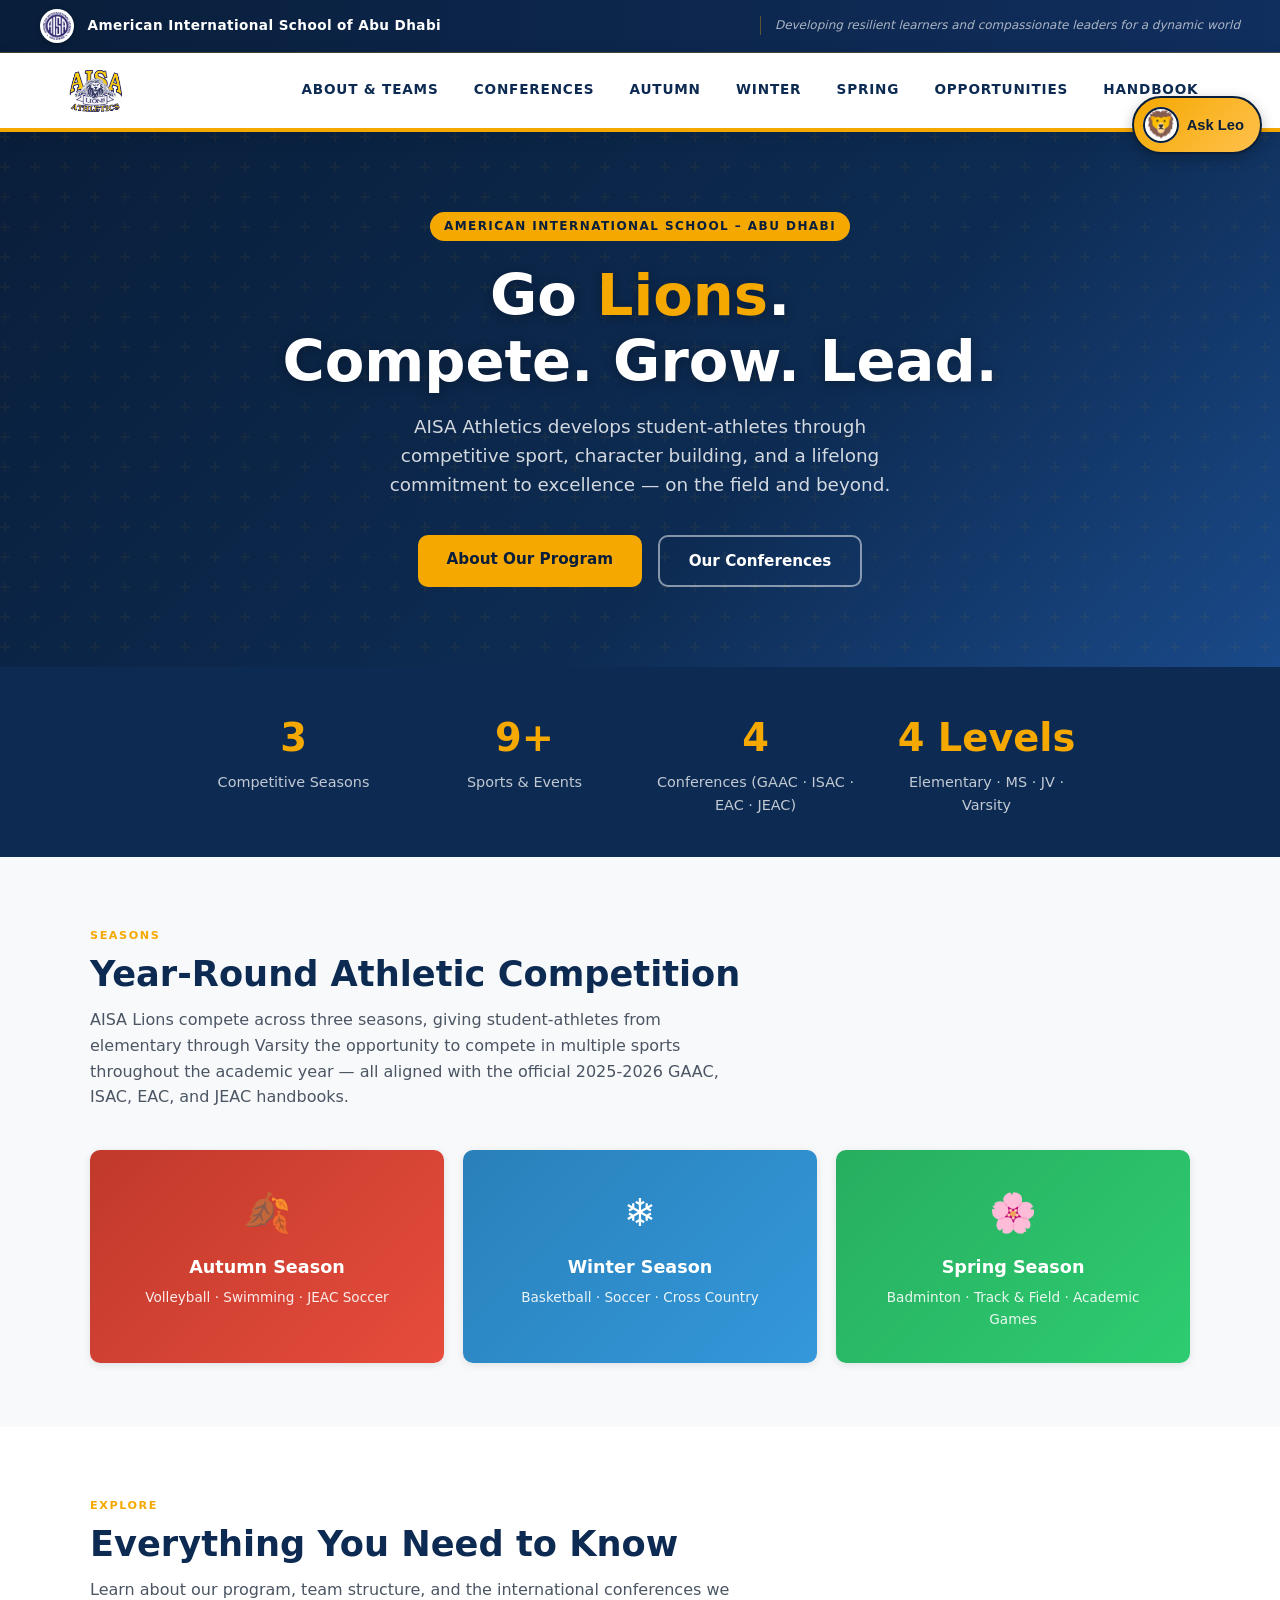
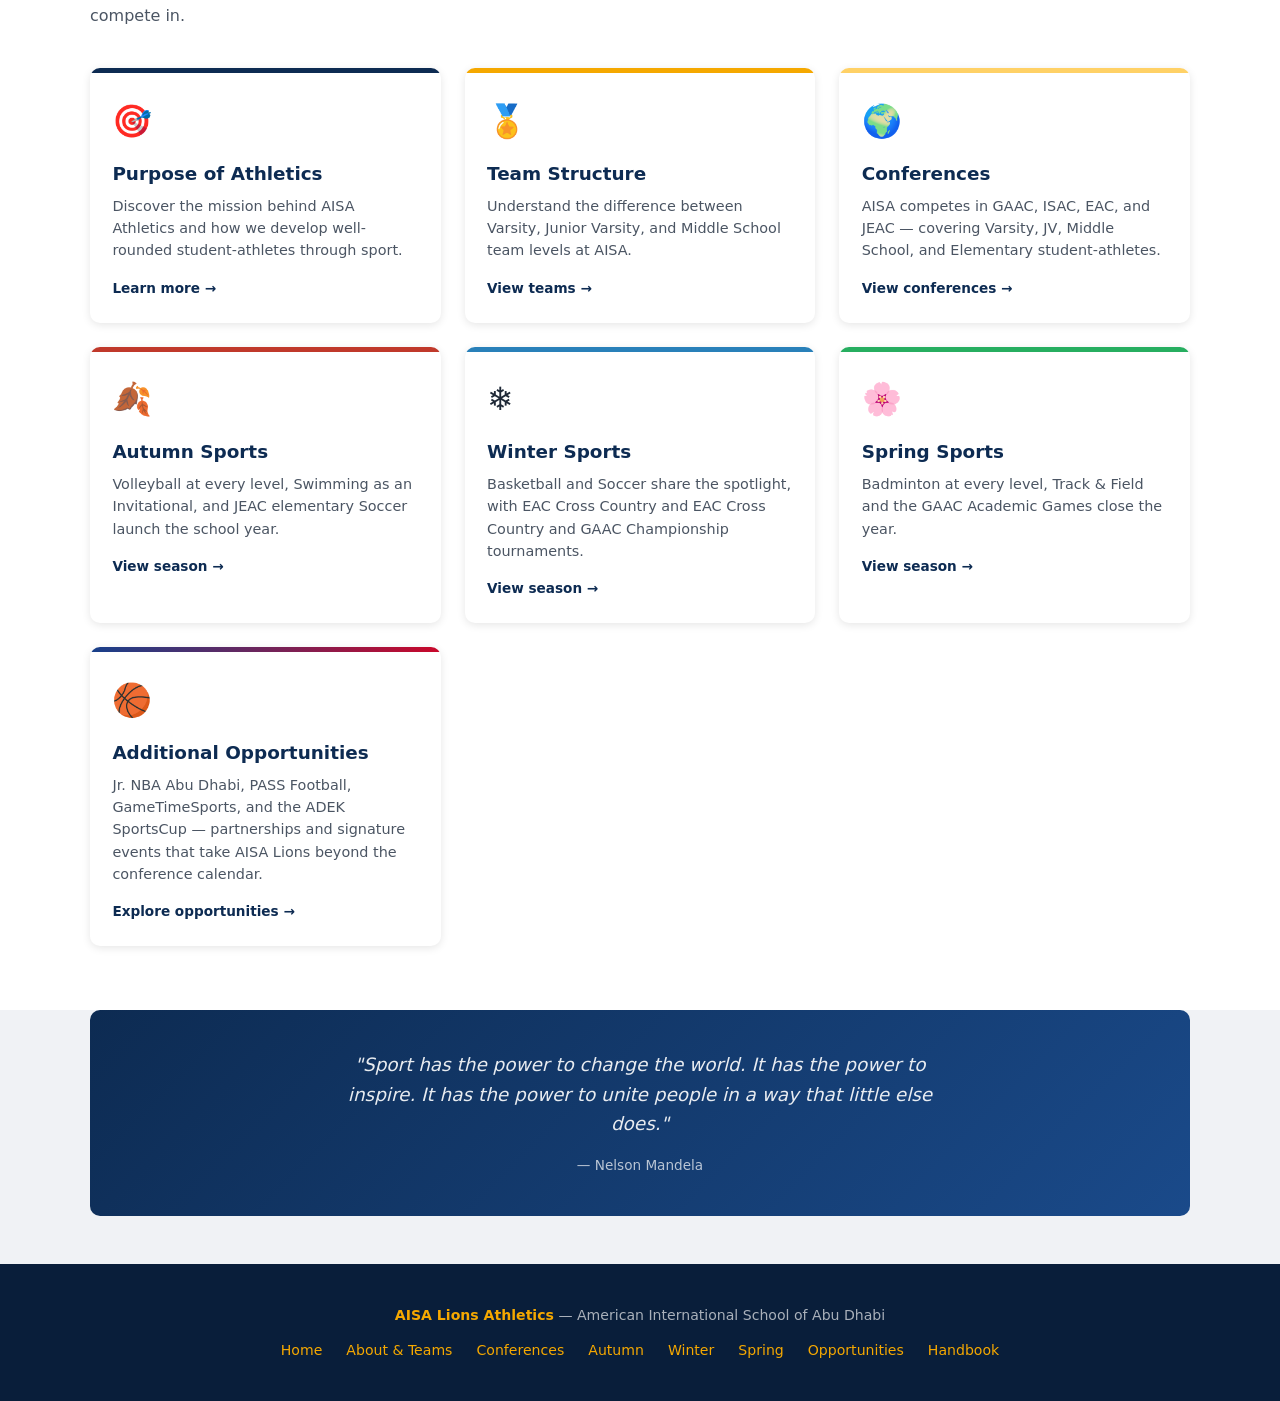
<file: index.html>
<!DOCTYPE html>
<html lang="en">
<head>
  <meta charset="UTF-8" />
  <meta name="viewport" content="width=device-width, initial-scale=1.0" />
  <title>AISA Lions Athletics</title>
  <link rel="stylesheet" href="styles.css" />
</head>
<body>

  <!-- AISA SITE HEADER -->
  <header class="site-header">
    <div class="top-bar">
      <div class="top-bar-inner">
        <img src="AISAOfficalLogo.png" alt="AISA – American International School of Abu Dhabi" class="official-logo" />
        <span class="school-name">American International School of Abu Dhabi</span>
        <span class="top-bar-tagline">Developing resilient learners and compassionate leaders for a dynamic world</span>
      </div>
    </div>
    <nav class="main-nav" aria-label="Primary">
      <div class="main-nav-inner">
        <a href="index.html" class="lions-brand" aria-label="AISA Lions Athletics — Home">
          <img src="GAAC%20Logos(WebsiteVersion)/AISA/AISALionsLogo%20%20copy.png" alt="AISA Lions Athletics" />
        </a>
        <input type="checkbox" id="nav-toggle-checkbox" />
        <label for="nav-toggle-checkbox" class="nav-toggle" aria-label="Toggle navigation">☰</label>
        <ul class="nav-links">
          <li><a href="purpose.html">About &amp; Teams</a></li>
          <li><a href="conferences.html">Conferences</a></li>
          <li><a href="autumn.html">Autumn</a></li>
          <li><a href="winter.html">Winter</a></li>
          <li><a href="spring.html">Spring</a></li>
          <li><a href="opportunities.html">Opportunities</a></li>
          <li><a href="handbook.html">Handbook</a></li>
        </ul>
      </div>
    </nav>
  </header>

  <!-- HERO -->
  <section class="hero">
    <div class="hero-content">
      <span class="hero-eyebrow">American International School – Abu Dhabi</span>
      <h1>Go <em>Lions</em>.<br>Compete. Grow. Lead.</h1>
      <p>AISA Athletics develops student-athletes through competitive sport, character building, and a lifelong commitment to excellence — on the field and beyond.</p>
      <div class="hero-ctas">
        <a class="btn btn-gold" href="purpose.html">About Our Program</a>
        <a class="btn btn-outline" href="conferences.html">Our Conferences</a>
      </div>
    </div>
  </section>

  <!-- STATS STRIP -->
  <div class="stats-strip">
    <div class="stats-inner">
      <div class="stat-item"><h2>3</h2><p>Competitive Seasons</p></div>
      <div class="stat-item"><h2>9+</h2><p>Sports &amp; Events</p></div>
      <div class="stat-item"><h2>4</h2><p>Conferences (GAAC · ISAC · EAC · JEAC)</p></div>
      <div class="stat-item"><h2>4 Levels</h2><p>Elementary · MS · JV · Varsity</p></div>
    </div>
  </div>

  <!-- SEASON OVERVIEW -->
  <section style="background: var(--off-white);">
    <div class="container">
      <div class="section-label">Seasons</div>
      <h2 class="section-title">Year-Round Athletic Competition</h2>
      <p class="section-sub">AISA Lions compete across three seasons, giving student-athletes from elementary through Varsity the opportunity to compete in multiple sports throughout the academic year — all aligned with the official 2025-2026 GAAC, ISAC, EAC, and JEAC handbooks.</p>
      <div class="season-nav">
        <a class="season-card sc-autumn" href="autumn.html">
          <span class="season-icon">🍂</span>
          Autumn Season
          <p>Volleyball · Swimming · JEAC Soccer</p>
        </a>
        <a class="season-card sc-winter" href="winter.html">
          <span class="season-icon">❄️</span>
          Winter Season
          <p>Basketball · Soccer · Cross Country</p>
        </a>
        <a class="season-card sc-spring" href="spring.html">
          <span class="season-icon">🌸</span>
          Spring Season
          <p>Badminton · Track &amp; Field · Academic Games</p>
        </a>
      </div>
    </div>
  </section>

  <!-- QUICK LINKS -->
  <section>
    <div class="container">
      <div class="section-label">Explore</div>
      <h2 class="section-title">Everything You Need to Know</h2>
      <p class="section-sub">Learn about our program, team structure, and the international conferences we compete in.</p>
      <div class="card-grid">

        <a class="card" href="purpose.html">
          <div class="card-accent" style="background: var(--navy);"></div>
          <div class="card-body">
            <span class="card-icon">🎯</span>
            <h3>Purpose of Athletics</h3>
            <p>Discover the mission behind AISA Athletics and how we develop well-rounded student-athletes through sport.</p>
            <span class="card-link">Learn more →</span>
          </div>
        </a>

        <a class="card" href="purpose.html#teams">
          <div class="card-accent" style="background: var(--gold);"></div>
          <div class="card-body">
            <span class="card-icon">🏅</span>
            <h3>Team Structure</h3>
            <p>Understand the difference between Varsity, Junior Varsity, and Middle School team levels at AISA.</p>
            <span class="card-link">View teams →</span>
          </div>
        </a>

        <a class="card" href="conferences.html">
          <div class="card-accent" style="background: var(--gold-light);"></div>
          <div class="card-body">
            <span class="card-icon">🌍</span>
            <h3>Conferences</h3>
            <p>AISA competes in GAAC, ISAC, EAC, and JEAC — covering Varsity, JV, Middle School, and Elementary student-athletes.</p>
            <span class="card-link">View conferences →</span>
          </div>
        </a>

        <a class="card" href="autumn.html">
          <div class="card-accent" style="background: var(--autumn);"></div>
          <div class="card-body">
            <span class="card-icon">🍂</span>
            <h3>Autumn Sports</h3>
            <p>Volleyball at every level, Swimming as an Invitational, and JEAC elementary Soccer launch the school year.</p>
            <span class="card-link">View season →</span>
          </div>
        </a>

        <a class="card" href="winter.html">
          <div class="card-accent" style="background: var(--winter);"></div>
          <div class="card-body">
            <span class="card-icon">❄️</span>
            <h3>Winter Sports</h3>
            <p>Basketball and Soccer share the spotlight, with EAC Cross Country and EAC Cross Country and GAAC Championship tournaments.</p>
            <span class="card-link">View season →</span>
          </div>
        </a>

        <a class="card" href="spring.html">
          <div class="card-accent" style="background: var(--spring);"></div>
          <div class="card-body">
            <span class="card-icon">🌸</span>
            <h3>Spring Sports</h3>
            <p>Badminton at every level, Track &amp; Field and the GAAC Academic Games close the year.</p>
            <span class="card-link">View season →</span>
          </div>
        </a>

        <a class="card" href="opportunities.html">
          <div class="card-accent" style="background: linear-gradient(90deg, #17408b, #c9082a);"></div>
          <div class="card-body">
            <span class="card-icon">🏀</span>
            <h3>Additional Opportunities</h3>
            <p>Jr. NBA Abu Dhabi, PASS Football, GameTimeSports, and the ADEK SportsCup — partnerships and signature events that take AISA Lions beyond the conference calendar.</p>
            <span class="card-link">Explore opportunities →</span>
          </div>
        </a>

      </div>
    </div>
  </section>

  <!-- CALLOUT -->
  <section style="background: var(--gray-100); padding-top: 0; padding-bottom: 3rem;">
    <div class="container">
      <div class="callout">
        <p>"Sport has the power to change the world. It has the power to inspire. It has the power to unite people in a way that little else does."</p>
        <cite>— Nelson Mandela</cite>
      </div>
    </div>
  </section>

  <!-- FOOTER -->
  <footer>
    <strong>AISA Lions Athletics</strong> — American International School of Abu Dhabi<br>
    <div class="footer-links">
      <a href="index.html">Home</a>
      <a href="purpose.html">About &amp; Teams</a>
      <a href="conferences.html">Conferences</a>
      <a href="autumn.html">Autumn</a>
      <a href="winter.html">Winter</a>
      <a href="spring.html">Spring</a>
      <a href="opportunities.html">Opportunities</a>
      <a href="handbook.html">Handbook</a>
    </div>
  </footer>

  <script src="leo.js" defer></script>
</body>
</html>
</file>
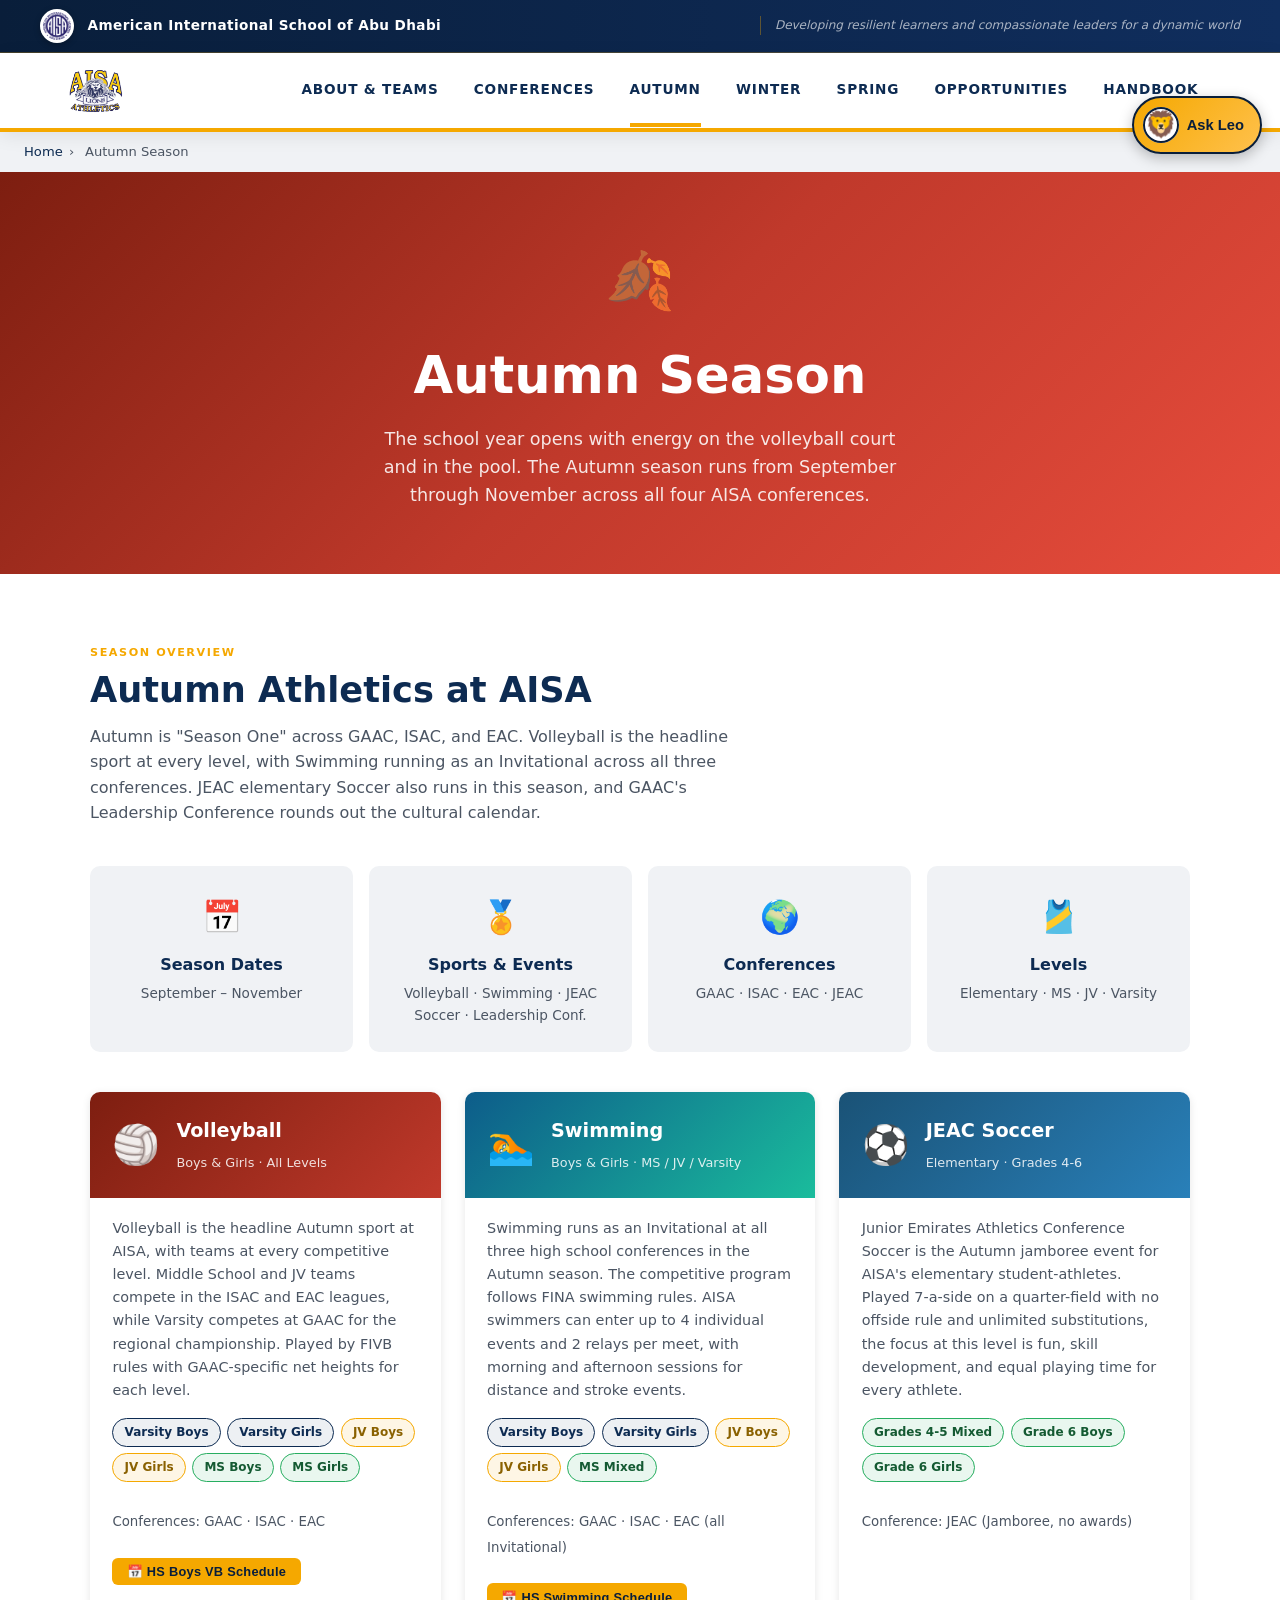
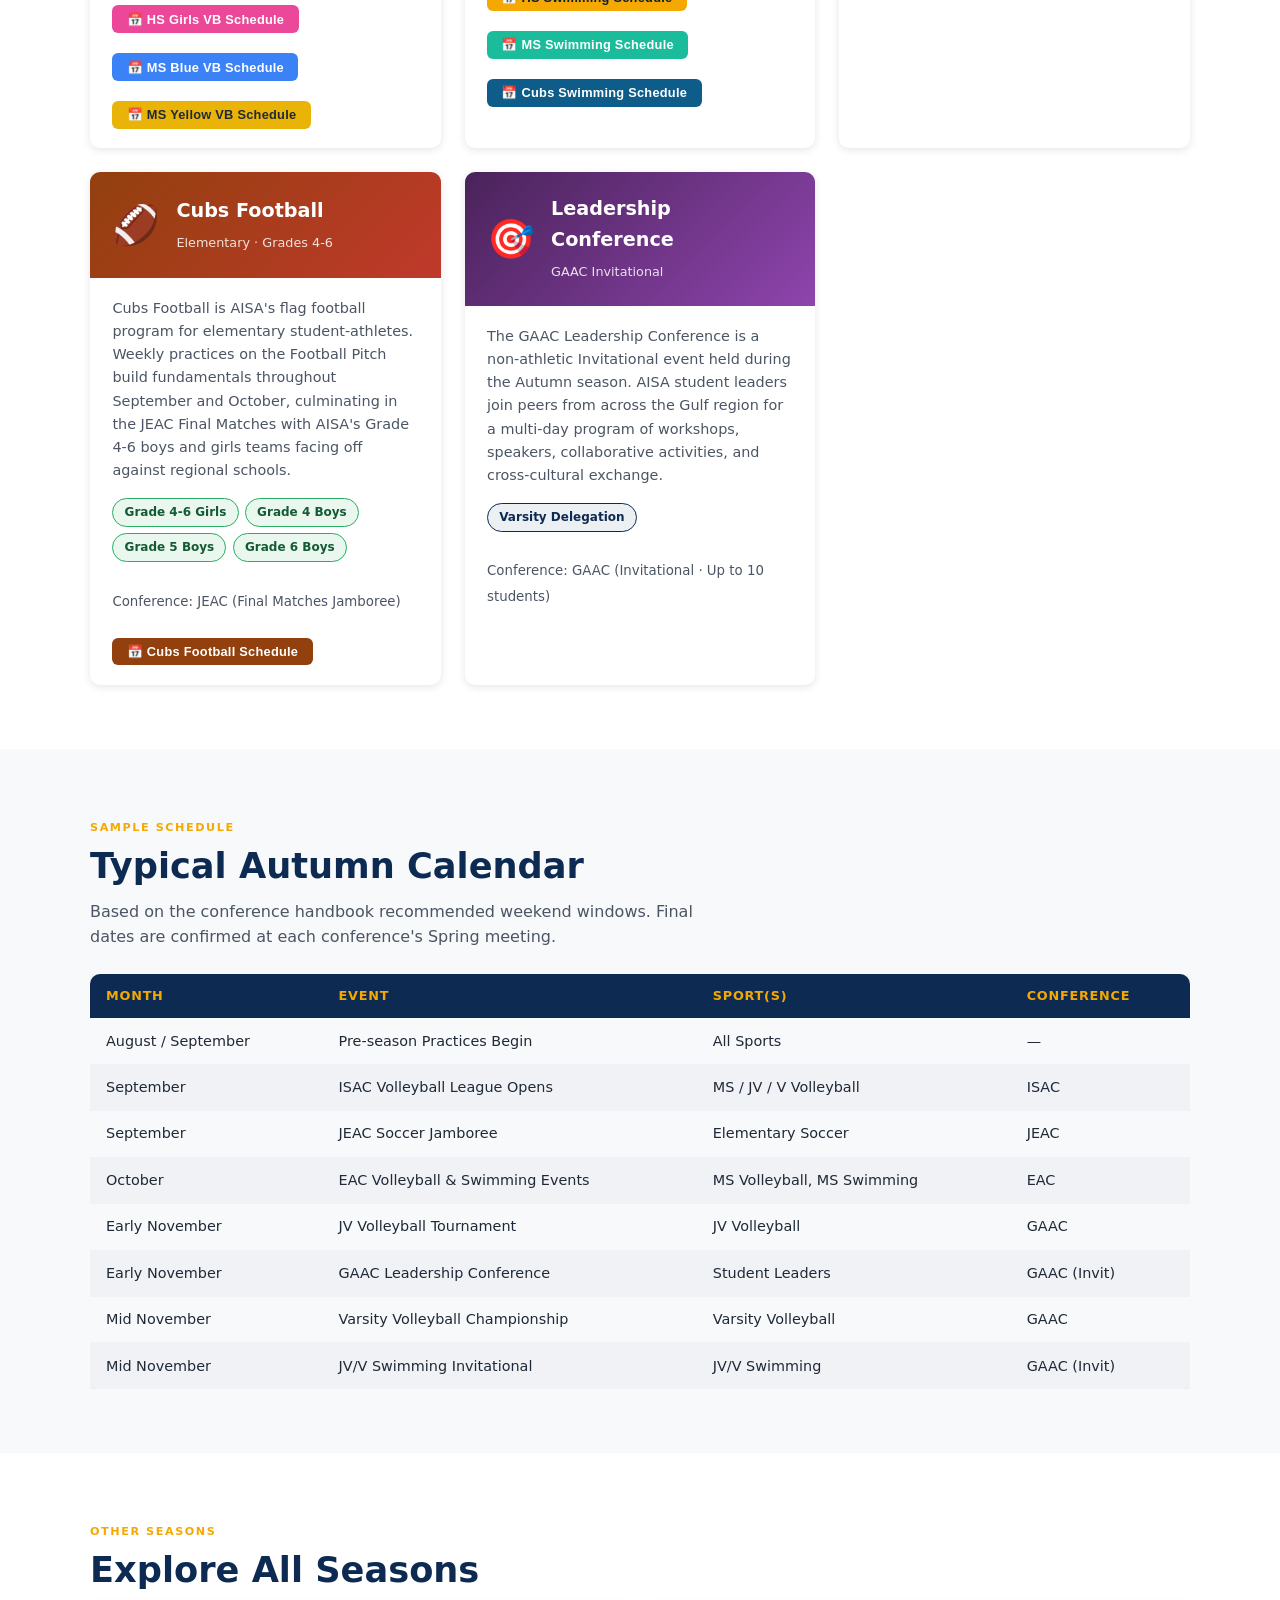
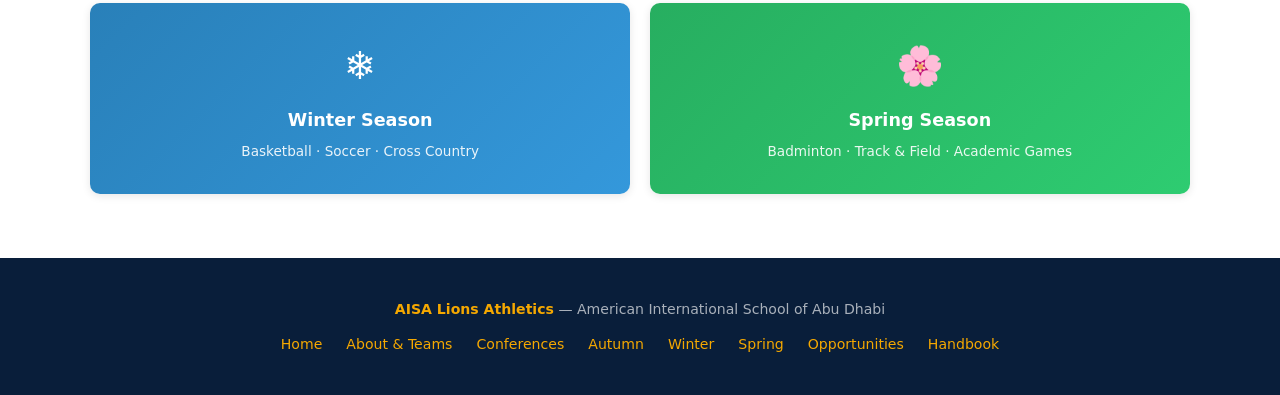
<file: autumn.html>
<!DOCTYPE html>
<html lang="en">
<head>
  <meta charset="UTF-8" />
  <meta name="viewport" content="width=device-width, initial-scale=1.0" />
  <title>Autumn Sports – AISA Lions Athletics</title>
  <link rel="stylesheet" href="styles.css" />
  <style>
    .sport-card-header.volleyball { background: linear-gradient(135deg, #7d1e10, #c0392b); }
    .sport-card-header.swimming   { background: linear-gradient(135deg, #0d5c8a, #1abc9c); }
    .sport-card-header.soccer-jeac{ background: linear-gradient(135deg, #1a5276, #2980b9); }
    .sport-card-header.leadership { background: linear-gradient(135deg, #4a235a, #8e44ad); }
    .sport-card-header.football   { background: linear-gradient(135deg, #92400e, #c0392b); }

    /* ── Schedule Button ── */
    .btn-schedule {
      display: inline-flex; align-items: center; gap: .4rem;
      background: var(--gold); color: var(--navy-dark);
      border: none; border-radius: 6px;
      padding: .4rem .9rem; font-size: .8rem; font-weight: 800;
      cursor: pointer; letter-spacing: .02em; margin-top: .75rem;
      transition: background .15s, transform .1s;
    }
    .btn-schedule:hover { background: #e09900; transform: translateY(-1px); }

    /* ── Schedule Modal Overlay ── */
    .sched-modal {
      display: none; position: fixed; inset: 0; z-index: 9000;
      background: rgba(10,20,45,.7); backdrop-filter: blur(4px);
      align-items: center; justify-content: center; padding: 1rem;
    }
    .sched-modal.open { display: flex; }
    .sched-inner {
      background: #fff; border-radius: 14px; width: 100%; max-width: 700px;
      max-height: 90vh; overflow-y: auto;
      box-shadow: 0 20px 60px rgba(0,0,0,.35);
      animation: popIn .2s ease-out;
    }
    @keyframes popIn { from { transform: scale(.94); opacity: 0; } to { transform: scale(1); opacity: 1; } }

    .sched-header {
      display: flex; justify-content: space-between; align-items: center;
      padding: 1.1rem 1.4rem .8rem;
      border-bottom: 2px solid #f0f0f0;
      background: linear-gradient(135deg, #0d2b52, #1a4a8a);
      border-radius: 14px 14px 0 0; color: #fff;
    }
    .sched-header h2 { margin: 0; font-size: 1.15rem; }
    .sched-header p  { margin: .15rem 0 0; font-size: .78rem; opacity: .8; }
    .sched-close {
      background: rgba(255,255,255,.2); border: none; color: #fff;
      border-radius: 50%; width: 32px; height: 32px; font-size: 1rem;
      cursor: pointer; display: flex; align-items: center; justify-content: center;
      flex-shrink: 0; transition: background .15s;
    }
    .sched-close:hover { background: rgba(255,255,255,.35); }

    /* Legend */
    .cal-legend {
      display: flex; flex-wrap: wrap; gap: .5rem 1rem;
      padding: .7rem 1.4rem; background: #f8faff;
      border-bottom: 1px solid #e8eef6; font-size: .76rem; color: #444;
    }
    .cal-legend span { display: inline-flex; align-items: center; gap: .35rem; font-weight: 600; }
    .cal-dot { width: 11px; height: 11px; border-radius: 3px; flex-shrink: 0; }
    .cal-dot.reg  { background: #bfdbfe; border: 1.5px solid #3b82f6; }
    .cal-dot.try  { background: #fde68a; border: 1.5px solid #f59e0b; }
    .cal-dot.prac { background: #a7f3d0; border: 1.5px solid #10b981; }
    .cal-dot.prac-b { background: #dbeafe; border: 1.5px solid #3b82f6; }
    .cal-dot.prac-g { background: #fce7f3; border: 1.5px solid #ec4899; }
    .cal-dot.game { background: #dc2626; border: 1.5px solid #991b1b; }
    .cal-dot.brk  { background: #e5e7eb; border: 1.5px solid #9ca3af; }

    /* Month Tabs */
    .cal-tabs {
      display: flex; border-bottom: 2px solid #e8eef6;
      padding: 0 1rem;
    }
    .cal-tab {
      padding: .6rem 1rem; border: none; background: none;
      font-size: .83rem; font-weight: 700; color: #666;
      cursor: pointer; border-bottom: 3px solid transparent;
      margin-bottom: -2px; transition: color .15s, border-color .15s;
    }
    .cal-tab:hover { color: #0d2b52; }
    .cal-tab.active { color: #0d2b52; border-bottom-color: #f5a800; }

    /* Calendar Grid */
    .cal-month { padding: 1rem 1.4rem; }
    .cal-month-title {
      font-size: 1rem; font-weight: 800; color: #0d2b52;
      margin-bottom: .75rem; text-align: center;
    }
    .cal-grid {
      display: grid; grid-template-columns: repeat(7, 1fr);
      gap: 4px;
    }
    .cal-dow {
      text-align: center; font-size: .68rem; font-weight: 700;
      color: #888; padding: .3rem 0; text-transform: uppercase;
      letter-spacing: .04em;
    }
    .cal-empty { min-height: 50px; border-radius: 6px; }
    .cal-day {
      min-height: 50px; border-radius: 6px; padding: 5px 4px 3px;
      font-size: .82rem; font-weight: 600;
      display: flex; flex-direction: column; align-items: center;
      cursor: default; color: #374151;
      background: #f3f4f6; transition: transform .1s;
    }
    .cal-day span {
      font-size: .58rem; font-weight: 800; text-transform: uppercase;
      letter-spacing: .04em; margin-top: 2px; text-align: center;
      line-height: 1.25;
    }
    .cal-day.reg  { background: #dbeafe; color: #1e40af; }
    .cal-day.try  { background: #fef3c7; color: #92400e; border: 1.5px solid #f59e0b; }
    .cal-day.prac  { background: #d1fae5; color: #065f46; }
    .cal-day.prac span { color: #047857; }
    .cal-day.prac-b { background: #dbeafe; color: #1e3a5f; }
    .cal-day.prac-b span { color: #1d4ed8; font-size: .6rem; }
    .cal-day.prac-g { background: #fce7f3; color: #701a40; }
    .cal-day.prac-g span { color: #be185d; font-size: .6rem; }
    .cal-day.game {
      background: #dc2626; color: #fff;
      border: 2px solid #991b1b;
      box-shadow: 0 3px 10px rgba(220,38,38,.4);
      transform: scale(1.04); cursor: pointer;
    }
    .cal-day.game span { color: rgba(255,255,255,.9); font-size: .64rem; }
    .cal-day.game:hover { transform: scale(1.08); }
    .cal-day.brk  { background: #e5e7eb; color: #9ca3af; font-weight: 400; font-size: .76rem; }
    .cal-break-note {
      margin: .6rem 0 0; font-size: .77rem; color: #6b7280;
      text-align: center; font-style: italic;
    }

    /* Game Day Summary */
    .game-summary {
      border-top: 2px solid #f0f0f0;
      padding: 1rem 1.4rem;
      background: #f8faff;
    }
    .game-summary h3 {
      font-size: .92rem; font-weight: 800; color: #0d2b52;
      margin: 0 0 .75rem;
    }
    .game-list { display: flex; flex-direction: column; gap: .5rem; }
    .game-item {
      display: flex; align-items: flex-start; gap: .85rem;
      background: #fff; border-radius: 8px; padding: .7rem .9rem;
      border-left: 4px solid #dc2626;
      box-shadow: 0 1px 4px rgba(0,0,0,.07);
    }
    .game-date {
      font-size: .95rem; font-weight: 900; color: #dc2626;
      min-width: 44px; text-align: center; line-height: 1.3;
    }
    .game-details { font-size: .82rem; color: #374151; }
    .game-details strong { display: block; font-size: .87rem; color: #0d2b52; margin-bottom: .2rem; }
    .game-details .teams { display: flex; flex-wrap: wrap; gap: .3rem .8rem; margin-top: .2rem; }
    .game-details .team-row { display: flex; align-items: center; gap: .3rem; }

    /* Game Detail Popup */
    .game-popup {
      display: none; margin: 0 1.4rem 1rem;
      background: #fff3f3; border: 2px solid #dc2626;
      border-radius: 10px; padding: .85rem 1.1rem;
      animation: fadeIn .18s ease-out;
    }
    @keyframes fadeIn { from { opacity: 0; transform: translateY(-4px); } to { opacity: 1; transform: none; } }
    .game-popup.visible { display: block; }
    .cal-day.game-gaac {
      background: #0d2b52; color: #f5a800;
      border: 2px solid #f5a800;
      box-shadow: 0 3px 10px rgba(13,43,82,.4);
      transform: scale(1.04); cursor: pointer;
    }
    .cal-day.game-gaac span { color: #f5a800; font-size: .62rem; }
    .cal-day.game-gaac:hover { transform: scale(1.09); }
    .cal-dot.game-gaac { background: #0d2b52; border: 1.5px solid #f5a800; }
    .cal-day.support { background: #e0f2fe; color: #0369a1; border: 1px solid #7dd3fc; cursor: default; }
    .cal-day.support span { color: #0284c7; font-size: .58rem; }
    .cal-dot.support { background: #bae6fd; border: 1.5px solid #0ea5e9; }
    .cal-day.game-eac {
      background: #0f766e; color: #fff;
      border: 2px solid #115e59;
      box-shadow: 0 3px 10px rgba(15,118,110,.4);
      transform: scale(1.04); cursor: pointer;
    }
    .cal-day.game-eac span { color: rgba(255,255,255,.9); font-size: .6rem; }
    .cal-day.game-eac:hover { transform: scale(1.08); }
    .cal-dot.game-eac { background: #0f766e; border: 1.5px solid #115e59; }
    .game-popup-title {
      font-size: .9rem; font-weight: 800; color: #dc2626;
      margin: 0 0 .55rem; display: flex; align-items: center; gap: .4rem;
    }
    .game-popup-rows { display: flex; flex-direction: column; gap: .35rem; }
    .game-popup-row {
      display: flex; align-items: center; gap: .5rem;
      font-size: .83rem; color: #374151;
    }
    .game-popup-row strong { color: #0d2b52; min-width: 42px; }
    .game-popup-close {
      float: right; background: none; border: none;
      color: #dc2626; font-size: .85rem; cursor: pointer;
      font-weight: 700; padding: 0; line-height: 1;
    }
    .cal-day.game-jeac {
      background: #c0392b; color: #fff;
      border: 2px solid #78281f;
      box-shadow: 0 3px 10px rgba(192,57,43,.4);
      transform: scale(1.04); cursor: pointer;
    }
    .cal-day.game-jeac span { color: rgba(255,255,255,.9); font-size: .6rem; }
    .cal-day.game-jeac:hover { transform: scale(1.08); }
    .cal-dot.game-jeac { background: #c0392b; border: 1.5px solid #78281f; }

    .sched-footer {
      padding: .85rem 1.4rem 1.1rem; text-align: center;
      border-top: 1px solid #f0f0f0;
    }

    @media (max-width: 500px) {
      .cal-day { min-height: 40px; font-size: .74rem; padding: 3px 2px; }
      .cal-day span { font-size: .52rem; }
      .sched-inner { border-radius: 10px; }
      .game-item { flex-direction: column; gap: .3rem; }
    }
  </style>
</head>
<body>

  <!-- AISA SITE HEADER -->
  <header class="site-header">
    <div class="top-bar">
      <div class="top-bar-inner">
        <img src="AISAOfficalLogo.png" alt="AISA – American International School of Abu Dhabi" class="official-logo" />
        <span class="school-name">American International School of Abu Dhabi</span>
        <span class="top-bar-tagline">Developing resilient learners and compassionate leaders for a dynamic world</span>
      </div>
    </div>
    <nav class="main-nav" aria-label="Primary">
      <div class="main-nav-inner">
        <a href="index.html" class="lions-brand" aria-label="AISA Lions Athletics — Home">
          <img src="GAAC%20Logos(WebsiteVersion)/AISA/AISALionsLogo%20%20copy.png" alt="AISA Lions Athletics" />
        </a>
        <input type="checkbox" id="nav-toggle-checkbox" />
        <label for="nav-toggle-checkbox" class="nav-toggle" aria-label="Toggle navigation">☰</label>
        <ul class="nav-links">
          <li><a href="purpose.html">About &amp; Teams</a></li>
          <li><a href="conferences.html">Conferences</a></li>
          <li><a href="autumn.html" class="active">Autumn</a></li>
          <li><a href="winter.html">Winter</a></li>
          <li><a href="spring.html">Spring</a></li>
          <li><a href="opportunities.html">Opportunities</a></li>
          <li><a href="handbook.html">Handbook</a></li>
        </ul>
      </div>
    </nav>
  </header>

  <!-- BREADCRUMB -->
  <div class="breadcrumb">
    <a href="index.html">Home</a><span>›</span> Autumn Season
  </div>

  <!-- SEASON HERO -->
  <div class="season-hero autumn-hero">
    <span style="font-size:3.5rem; display:block; margin-bottom:.6rem;">🍂</span>
    <h1>Autumn Season</h1>
    <p>The school year opens with energy on the volleyball court and in the pool. The Autumn season runs from September through November across all four AISA conferences.</p>
  </div>

  <!-- OVERVIEW -->
  <section>
    <div class="container">
      <div class="section-label">Season Overview</div>
      <h2 class="section-title">Autumn Athletics at AISA</h2>
      <p class="section-sub">Autumn is "Season One" across GAAC, ISAC, and EAC. Volleyball is the headline sport at every level, with Swimming running as an Invitational across all three conferences. JEAC elementary Soccer also runs in this season, and GAAC's Leadership Conference rounds out the cultural calendar.</p>

      <div style="display:grid; grid-template-columns:repeat(auto-fit,minmax(180px,1fr)); gap:1rem; margin-bottom:2.5rem;">
        <div class="value-item">
          <span class="icon">📅</span>
          <h4>Season Dates</h4>
          <p>September – November</p>
        </div>
        <div class="value-item">
          <span class="icon">🏅</span>
          <h4>Sports &amp; Events</h4>
          <p>Volleyball · Swimming · JEAC Soccer · Leadership Conf.</p>
        </div>
        <div class="value-item">
          <span class="icon">🌍</span>
          <h4>Conferences</h4>
          <p>GAAC · ISAC · EAC · JEAC</p>
        </div>
        <div class="value-item">
          <span class="icon">🎽</span>
          <h4>Levels</h4>
          <p>Elementary · MS · JV · Varsity</p>
        </div>
      </div>

      <!-- SPORT CARDS -->
      <div class="sport-grid">

        <!-- VOLLEYBALL -->
        <div class="sport-card">
          <div class="sport-card-header volleyball">
            <div class="sport-emoji">🏐</div>
            <div>
              <h3>Volleyball</h3>
              <span>Boys &amp; Girls · All Levels</span>
            </div>
          </div>
          <div class="sport-card-body">
            <p>Volleyball is the headline Autumn sport at AISA, with teams at every competitive level. Middle School and JV teams compete in the ISAC and EAC leagues, while Varsity competes at GAAC for the regional championship. Played by FIVB rules with GAAC-specific net heights for each level.</p>
            <div class="team-badges">
              <span class="badge badge-varsity">Varsity Boys</span>
              <span class="badge badge-varsity">Varsity Girls</span>
              <span class="badge badge-jv">JV Boys</span>
              <span class="badge badge-jv">JV Girls</span>
              <span class="badge badge-ms">MS Boys</span>
              <span class="badge badge-ms">MS Girls</span>
            </div>
            <br>
            <small style="color:var(--gray-600);">Conferences: GAAC · ISAC · EAC</small>
            <div style="display:flex;flex-wrap:wrap;gap:.5rem;margin-top:.75rem;">
              <button class="btn-schedule" onclick="document.getElementById('hs-boys-vb-modal').classList.add('open')">📅 HS Boys VB Schedule</button>
              <button class="btn-schedule" style="background:#ec4899;color:#fff;" onclick="document.getElementById('hs-girls-vb-modal').classList.add('open')">📅 HS Girls VB Schedule</button>
              <button class="btn-schedule" style="background:#3b82f6;color:#fff;" onclick="document.getElementById('ms-blue-vb-modal').classList.add('open')">📅 MS Blue VB Schedule</button>
              <button class="btn-schedule" style="background:#eab308;color:#1f2937;" onclick="document.getElementById('ms-yellow-vb-modal').classList.add('open')">📅 MS Yellow VB Schedule</button>
            </div>
          </div>
        </div>

        <!-- SWIMMING -->
        <div class="sport-card">
          <div class="sport-card-header swimming">
            <div class="sport-emoji">🏊</div>
            <div>
              <h3>Swimming</h3>
              <span>Boys &amp; Girls · MS / JV / Varsity</span>
            </div>
          </div>
          <div class="sport-card-body">
            <p>Swimming runs as an Invitational at all three high school conferences in the Autumn season. The competitive program follows FINA swimming rules. AISA swimmers can enter up to 4 individual events and 2 relays per meet, with morning and afternoon sessions for distance and stroke events.</p>
            <div class="team-badges">
              <span class="badge badge-varsity">Varsity Boys</span>
              <span class="badge badge-varsity">Varsity Girls</span>
              <span class="badge badge-jv">JV Boys</span>
              <span class="badge badge-jv">JV Girls</span>
              <span class="badge badge-ms">MS Mixed</span>
            </div>
            <br>
            <small style="color:var(--gray-600);">Conferences: GAAC · ISAC · EAC (all Invitational)</small>
            <div style="display:flex;flex-wrap:wrap;gap:.5rem;margin-top:.75rem;">
              <button class="btn-schedule" onclick="document.getElementById('hs-swim-modal').classList.add('open')">📅 HS Swimming Schedule</button>
              <button class="btn-schedule" style="background:#1abc9c;color:#fff;" onclick="document.getElementById('ms-swim-modal').classList.add('open')">📅 MS Swimming Schedule</button>
              <button class="btn-schedule" style="background:#0d5c8a;color:#fff;" onclick="document.getElementById('cubs-swim-modal').classList.add('open')">📅 Cubs Swimming Schedule</button>
            </div>
          </div>
        </div>

        <!-- JEAC SOCCER -->
        <div class="sport-card">
          <div class="sport-card-header soccer-jeac">
            <div class="sport-emoji">⚽</div>
            <div>
              <h3>JEAC Soccer</h3>
              <span>Elementary · Grades 4-6</span>
            </div>
          </div>
          <div class="sport-card-body">
            <p>Junior Emirates Athletics Conference Soccer is the Autumn jamboree event for AISA's elementary student-athletes. Played 7-a-side on a quarter-field with no offside rule and unlimited substitutions, the focus at this level is fun, skill development, and equal playing time for every athlete.</p>
            <div class="team-badges">
              <span class="badge badge-ms">Grades 4-5 Mixed</span>
              <span class="badge badge-ms">Grade 6 Boys</span>
              <span class="badge badge-ms">Grade 6 Girls</span>
            </div>
            <br>
            <small style="color:var(--gray-600);">Conference: JEAC (Jamboree, no awards)</small>
          </div>
        </div>

        <!-- CUBS FOOTBALL -->
        <div class="sport-card">
          <div class="sport-card-header football">
            <div class="sport-emoji">🏈</div>
            <div>
              <h3>Cubs Football</h3>
              <span>Elementary · Grades 4-6</span>
            </div>
          </div>
          <div class="sport-card-body">
            <p>Cubs Football is AISA's flag football program for elementary student-athletes. Weekly practices on the Football Pitch build fundamentals throughout September and October, culminating in the JEAC Final Matches with AISA's Grade 4-6 boys and girls teams facing off against regional schools.</p>
            <div class="team-badges">
              <span class="badge badge-ms">Grade 4-6 Girls</span>
              <span class="badge badge-ms">Grade 4 Boys</span>
              <span class="badge badge-ms">Grade 5 Boys</span>
              <span class="badge badge-ms">Grade 6 Boys</span>
            </div>
            <br>
            <small style="color:var(--gray-600);">Conference: JEAC (Final Matches Jamboree)</small>
            <div style="display:flex;flex-wrap:wrap;gap:.5rem;margin-top:.75rem;">
              <button class="btn-schedule" style="background:#92400e;color:#fff;" onclick="document.getElementById('cubs-football-modal').classList.add('open')">📅 Cubs Football Schedule</button>
            </div>
          </div>
        </div>

        <!-- LEADERSHIP CONFERENCE -->
        <div class="sport-card">
          <div class="sport-card-header leadership">
            <div class="sport-emoji">🎯</div>
            <div>
              <h3>Leadership Conference</h3>
              <span>GAAC Invitational</span>
            </div>
          </div>
          <div class="sport-card-body">
            <p>The GAAC Leadership Conference is a non-athletic Invitational event held during the Autumn season. AISA student leaders join peers from across the Gulf region for a multi-day program of workshops, speakers, collaborative activities, and cross-cultural exchange.</p>
            <div class="team-badges">
              <span class="badge badge-varsity">Varsity Delegation</span>
            </div>
            <br>
            <small style="color:var(--gray-600);">Conference: GAAC (Invitational · Up to 10 students)</small>
          </div>
        </div>

      </div>
    </div>
  </section>

  <!-- SAMPLE SCHEDULE -->
  <section style="background: var(--off-white);">
    <div class="container">
      <div class="section-label">Sample Schedule</div>
      <h2 class="section-title">Typical Autumn Calendar</h2>
      <p class="section-sub" style="margin-bottom:1.5rem;">Based on the conference handbook recommended weekend windows. Final dates are confirmed at each conference's Spring meeting.</p>
      <div style="overflow-x:auto;">
        <table class="schedule-table">
          <thead>
            <tr>
              <th>Month</th>
              <th>Event</th>
              <th>Sport(s)</th>
              <th>Conference</th>
            </tr>
          </thead>
          <tbody>
            <tr>
              <td>August / September</td>
              <td>Pre-season Practices Begin</td>
              <td>All Sports</td>
              <td>—</td>
            </tr>
            <tr>
              <td>September</td>
              <td>ISAC Volleyball League Opens</td>
              <td>MS / JV / V Volleyball</td>
              <td>ISAC</td>
            </tr>
            <tr>
              <td>September</td>
              <td>JEAC Soccer Jamboree</td>
              <td>Elementary Soccer</td>
              <td>JEAC</td>
            </tr>
            <tr>
              <td>October</td>
              <td>EAC Volleyball &amp; Swimming Events</td>
              <td>MS Volleyball, MS Swimming</td>
              <td>EAC</td>
            </tr>
            <tr>
              <td>Early November</td>
              <td>JV Volleyball Tournament</td>
              <td>JV Volleyball</td>
              <td>GAAC</td>
            </tr>
            <tr>
              <td>Early November</td>
              <td>GAAC Leadership Conference</td>
              <td>Student Leaders</td>
              <td>GAAC (Invit)</td>
            </tr>
            <tr>
              <td>Mid November</td>
              <td>Varsity Volleyball Championship</td>
              <td>Varsity Volleyball</td>
              <td>GAAC</td>
            </tr>
            <tr>
              <td>Mid November</td>
              <td>JV/V Swimming Invitational</td>
              <td>JV/V Swimming</td>
              <td>GAAC (Invit)</td>
            </tr>
          </tbody>
        </table>
      </div>
    </div>
  </section>

  <!-- SEASON NAVIGATION -->
  <section>
    <div class="container">
      <div class="section-label">Other Seasons</div>
      <h2 class="section-title">Explore All Seasons</h2>
      <div class="season-nav">
        <a class="season-card sc-winter" href="winter.html">
          <span class="season-icon">❄️</span>
          Winter Season
          <p>Basketball · Soccer · Cross Country</p>
        </a>
        <a class="season-card sc-spring" href="spring.html">
          <span class="season-icon">🌸</span>
          Spring Season
          <p>Badminton · Track &amp; Field · Academic Games</p>
        </a>
      </div>
    </div>
  </section>

  <!-- FOOTER -->
  <footer>
    <strong>AISA Lions Athletics</strong> — American International School of Abu Dhabi<br>
    <div class="footer-links">
      <a href="index.html">Home</a>
      <a href="purpose.html">About &amp; Teams</a>
      <a href="conferences.html">Conferences</a>
      <a href="autumn.html">Autumn</a>
      <a href="winter.html">Winter</a>
      <a href="spring.html">Spring</a>
      <a href="opportunities.html">Opportunities</a>
      <a href="handbook.html">Handbook</a>
    </div>
  </footer>

  <!-- ── HS BOYS VOLLEYBALL SCHEDULE MODAL ── -->
  <div id="hs-boys-vb-modal" class="sched-modal" role="dialog" aria-modal="true" aria-label="HS Boys Volleyball Schedule">
    <div class="sched-inner">

      <div class="sched-header" style="background: linear-gradient(135deg, #7d1e10, #c0392b);">
        <div style="display:flex;align-items:center;gap:.75rem;">
          <span style="font-size:1.8rem;line-height:1;">🏐</span>
          <div>
            <h2>HS Boys Volleyball</h2>
            <p>2026–2027 · ISAC League + GAAC Championship (JV &amp; Varsity)</p>
          </div>
        </div>
        <button class="sched-close" onclick="document.getElementById('hs-boys-vb-modal').classList.remove('open')" aria-label="Close">✕</button>
      </div>

      <div class="cal-legend">
        <span><span class="cal-dot reg"></span>Registration</span>
        <span><span class="cal-dot try"></span>Tryouts</span>
        <span><span class="cal-dot prac"></span>Practice</span>
        <span><span class="cal-dot game"></span>ISAC Match / Championship</span>
        <span><span class="cal-dot game-gaac"></span>GAAC Tournament (Bahrain)</span>
        <span><span class="cal-dot support"></span>Support HS Girls VB</span>
        <span><span class="cal-dot brk"></span>Fall Break</span>
      </div>

      <div class="cal-tabs" role="tablist">
        <button class="cal-tab active" role="tab" onclick="showHsbMonth('hsbvb-sep',this)">🏐 Sep 2026</button>
        <button class="cal-tab" role="tab" onclick="showHsbMonth('hsbvb-oct',this)">🏐 Oct 2026</button>
        <button class="cal-tab" role="tab" onclick="showHsbMonth('hsbvb-nov',this)">🏆 Nov 2026</button>
      </div>

      <!-- SEPTEMBER 2026 -->
      <div id="hsbvb-sep" class="cal-month">
        <div class="cal-month-title">September 2026</div>
        <div class="cal-grid">
          <div class="cal-dow">Sun</div><div class="cal-dow">Mon</div><div class="cal-dow">Tue</div><div class="cal-dow">Wed</div><div class="cal-dow">Thu</div><div class="cal-dow">Fri</div><div class="cal-dow">Sat</div>
          <div class="cal-empty"></div><div class="cal-empty"></div>
          <div class="cal-day reg" title="Registration for HS Volleyball Opens · Online">1<span>Reg</span></div>
          <div class="cal-day">2</div><div class="cal-day">3</div>
          <div class="cal-day reg" title="Last Day of Registration for HS Volleyball · Online">4<span>Reg</span></div>
          <div class="cal-day">5</div><div class="cal-day">6</div>
          <div class="cal-day try" title="Tryouts · JV &amp; Varsity · Main Gym · 3:00–4:30 PM">7<span>Tryouts</span></div>
          <div class="cal-day">8</div><div class="cal-day">9</div>
          <div class="cal-day try" title="Tryouts · JV &amp; Varsity · Main Gym · 3:00–4:30 PM">10<span>Tryouts</span></div>
          <div class="cal-day try" title="Tryouts · JV &amp; Varsity · Main Gym · 5:40–7:15 AM">11<span>Tryouts</span></div>
          <div class="cal-day">12</div><div class="cal-day">13</div><div class="cal-day">14</div>
          <div class="cal-day prac" title="Practice · JV &amp; Varsity · Little Gym · 3:00–4:30 PM">15<span>Practice</span></div>
          <div class="cal-day">16</div>
          <div class="cal-day prac" title="Practice · JV &amp; Varsity · Main Gym · 3:00–4:30 PM">17<span>Practice</span></div>
          <div class="cal-day prac" title="Practice · JV &amp; Varsity · Main Gym · 5:40–7:15 AM">18<span>Practice</span></div>
          <div class="cal-day">19</div><div class="cal-day">20</div><div class="cal-day">21</div>
          <div class="cal-day prac" title="Practice · JV &amp; Varsity · Main Gym · 3:00–4:30 PM">22<span>Practice</span></div>
          <div class="cal-day">23</div>
          <div class="cal-day prac" title="Practice · JV &amp; Varsity · Main Gym · 3:00–4:30 PM">24<span>Practice</span></div>
          <div class="cal-day prac" title="Practice · JV &amp; Varsity · Main Gym · 5:40–7:15 AM">25<span>Practice</span></div>
          <div class="cal-day">26</div><div class="cal-day">27</div>
          <div class="cal-day prac" title="Practice · JV &amp; Varsity · Main Gym · 3:00–4:30 PM">28<span>Practice</span></div>
          <div class="cal-day">29</div>
          <div class="cal-day game" onclick="showHsbGamePopup('Sep 30','ISAC Matches (2 Matches) · HOME','3:30 PM AISA vs DAS · 4:50 PM GAA vs DAS · 6:10 PM AISA vs GAA','3:30 PM AISA vs DAS · 4:50 PM GAA vs DAS · 6:10 PM AISA vs GAA')">30<span>ISAC MATCH</span></div>
          <div class="cal-empty"></div><div class="cal-empty"></div><div class="cal-empty"></div>
        </div>
      </div>

      <!-- OCTOBER 2026 -->
      <div id="hsbvb-oct" class="cal-month" style="display:none;">
        <div class="cal-month-title">October 2026</div>
        <div class="cal-grid">
          <div class="cal-dow">Sun</div><div class="cal-dow">Mon</div><div class="cal-dow">Tue</div><div class="cal-dow">Wed</div><div class="cal-dow">Thu</div><div class="cal-dow">Fri</div><div class="cal-dow">Sat</div>
          <div class="cal-empty"></div><div class="cal-empty"></div><div class="cal-empty"></div><div class="cal-empty"></div>
          <div class="cal-day support" title="Watch HS Girls Volleyball Play at HOME · JV &amp; Varsity · 3:00–4:30 PM">1<span>Support<br>Girls VB</span></div>
          <div class="cal-day prac" title="Practice · JV &amp; Varsity · Main Gym · 5:40–7:15 AM">2<span>Practice</span></div>
          <div class="cal-day">3</div><div class="cal-day">4</div><div class="cal-day">5</div>
          <div class="cal-day prac" title="Practice · JV &amp; Varsity · Main Gym · 3:00–4:30 PM">6<span>Practice</span></div>
          <div class="cal-day game" onclick="showHsbGamePopup('Oct 7','ISAC Matches (2 Matches)','Bus 2:30–6:45 PM @ GAA · 3:30 PM GAA vs AISA · 4:50 PM AISA vs CIS · 6:10 PM GAA vs CIS','Bus 2:30–6:45 PM @ GAA · 3:30 PM GAA vs AISA · 4:50 PM AISA vs CIS · 6:10 PM GAA vs CIS')">7<span>ISAC MATCH</span></div>
          <div class="cal-day prac" title="Practice · JV &amp; Varsity · Main Gym · 3:00–4:30 PM">8<span>Practice</span></div>
          <div class="cal-day prac" title="Practice · JV &amp; Varsity · Main Gym · 5:40–7:15 AM">9<span>Practice</span></div>
          <div class="cal-day brk">10</div><div class="cal-day brk">11</div><div class="cal-day brk">12</div><div class="cal-day brk">13</div><div class="cal-day brk">14</div><div class="cal-day brk">15</div><div class="cal-day brk">16</div>
          <div class="cal-day brk">17</div><div class="cal-day brk">18</div>
          <div class="cal-day">19</div><div class="cal-day">20</div>
          <div class="cal-day game" onclick="showHsbGamePopup('Oct 21','ISAC Matches (2 Matches)','Bus 3:30–7:45 PM @ CIS · 3:30 PM CIS vs DAS · 4:50 PM DAS vs AISA · 6:10 PM CIS vs AISA','Bus 3:30–7:45 PM @ CIS · 3:30 PM CIS vs DAS · 4:50 PM DAS vs AISA · 6:10 PM CIS vs AISA')">21<span>ISAC MATCH</span></div>
          <div class="cal-day prac" title="Practice · JV &amp; Varsity · Little Gym · 3:00–4:30 PM">22<span>Practice</span></div>
          <div class="cal-day prac" title="Practice · JV &amp; Varsity · Main Gym · 5:40–7:15 AM">23<span>Practice</span></div>
          <div class="cal-day">24</div><div class="cal-day">25</div>
          <div class="cal-day prac" title="Practice · JV &amp; Varsity · Main Gym · 3:00–4:30 PM">26<span>Practice</span></div>
          <div class="cal-day">27</div><div class="cal-day">28</div>
          <div class="cal-day prac" title="Practice · JV &amp; Varsity · Little Gym · 3:00–4:30 PM">29<span>Practice</span></div>
          <div class="cal-day prac" title="Practice · JV &amp; Varsity · Main Gym · 5:40–7:15 AM">30<span>Practice</span></div>
          <div class="cal-day">31</div>
        </div>
        <p class="cal-break-note">🍂 Fall Break — Oct 10 through Oct 18. No practices or games.</p>
      </div>

      <!-- NOVEMBER 2026 -->
      <div id="hsbvb-nov" class="cal-month" style="display:none;">
        <div class="cal-month-title">November 2026</div>
        <div class="cal-grid">
          <div class="cal-dow">Sun</div><div class="cal-dow">Mon</div><div class="cal-dow">Tue</div><div class="cal-dow">Wed</div><div class="cal-dow">Thu</div><div class="cal-dow">Fri</div><div class="cal-dow">Sat</div>
          <div class="cal-day game" onclick="showHsbGamePopup('Nov 1','ISAC Championships','Bus 6:30 AM–3:30 PM @ DAS (Dubai) · 9:00 Seed#1 vs Seed#4 · 10:00 Seed#2 vs Seed#3 · 11:30 Bronze Match · 12:30 Gold Match','Bus 6:30 AM–3:30 PM @ DAS (Dubai) · 9:00 Seed#1 vs Seed#4 · 10:00 Seed#2 vs Seed#3 · 11:30 Bronze Match · 12:30 Gold Match')">1<span>ISAC<br>CHAMPS</span></div>
          <div class="cal-day">2</div>
          <div class="cal-day prac" title="Practice · Travel Team · Main Gym · 3:00–4:30 PM">3<span>Practice</span></div>
          <div class="cal-day">4</div>
          <div class="cal-day prac" title="Practice · Travel Team · Main Gym · 3:00–4:30 PM">5<span>Practice</span></div>
          <div class="cal-day prac" title="Practice · Travel Team · Main Gym · 5:40–7:15 AM">6<span>Practice</span></div>
          <div class="cal-day">7</div><div class="cal-day">8</div><div class="cal-day">9</div>
          <div class="cal-day prac" title="Practice · Travel Team · Main Gym · 3:00–4:30 PM">10<span>Practice</span></div>
          <div class="cal-day">11</div>
          <div class="cal-day game-gaac" onclick="showHsbGamePopup('Nov 12','GAAC Round Robin Play','@ ASB (Bahrain) · Schedule TBC','@ ASB (Bahrain) · Schedule TBC')">12<span>GAAC<br>ROUND ROBIN</span></div>
          <div class="cal-day game-gaac" onclick="showHsbGamePopup('Nov 13','GAAC Round Robin Play','@ ASB (Bahrain) · Schedule TBC','@ ASB (Bahrain) · Schedule TBC')">13<span>GAAC<br>ROUND ROBIN</span></div>
          <div class="cal-day game-gaac" onclick="showHsbGamePopup('Nov 14','GAAC Final Tournament Day','@ ASB (Bahrain) · Schedule TBC','@ ASB (Bahrain) · Schedule TBC')">14<span>GAAC<br>FINALS</span></div>
          <div class="cal-day">15</div><div class="cal-day">16</div><div class="cal-day">17</div><div class="cal-day">18</div><div class="cal-day">19</div><div class="cal-day">20</div><div class="cal-day">21</div>
          <div class="cal-day">22</div><div class="cal-day">23</div><div class="cal-day">24</div><div class="cal-day">25</div><div class="cal-day">26</div><div class="cal-day">27</div><div class="cal-day">28</div>
          <div class="cal-day">29</div><div class="cal-day">30</div>
          <div class="cal-empty"></div><div class="cal-empty"></div><div class="cal-empty"></div><div class="cal-empty"></div><div class="cal-empty"></div>
        </div>
      </div>

      <!-- Game Detail Popup -->
      <div id="hsbvb-game-popup" class="game-popup">
        <button class="game-popup-close" onclick="document.getElementById('hsbvb-game-popup').classList.remove('visible')" aria-label="Close">✕ close</button>
        <div class="game-popup-title">🏐 <span id="hsbvb-gp-title"></span></div>
        <div class="game-popup-rows">
          <div class="game-popup-row">🟦 <strong>JV:</strong> <span id="hsbvb-gp-jv"></span></div>
          <div class="game-popup-row">🟥 <strong>Varsity:</strong> <span id="hsbvb-gp-var"></span></div>
        </div>
      </div>

      <!-- Game Day Summary -->
      <div class="game-summary">
        <h3>📅 Game Days — 2026-2027</h3>
        <div class="game-list">
          <div class="game-item">
            <div class="game-date">Sep<br>30</div>
            <div class="game-details">
              <strong>ISAC Matches (2 matches) — HOME vs DAS &amp; GAA</strong>
              <div class="teams"><div class="team-row">JV &amp; Varsity · 3:30, 4:50, 6:10 PM</div></div>
            </div>
          </div>
          <div class="game-item">
            <div class="game-date">Oct<br>7</div>
            <div class="game-details">
              <strong>ISAC Matches (2 matches) @ GAA</strong>
              <div class="teams"><div class="team-row">Bus 2:30–6:45 PM · JV &amp; Varsity</div></div>
            </div>
          </div>
          <div class="game-item">
            <div class="game-date">Oct<br>21</div>
            <div class="game-details">
              <strong>ISAC Matches (2 matches) @ CIS</strong>
              <div class="teams"><div class="team-row">Bus 3:30–7:45 PM · JV &amp; Varsity</div></div>
            </div>
          </div>
          <div class="game-item">
            <div class="game-date">Nov<br>1</div>
            <div class="game-details">
              <strong>ISAC Championships @ DAS (Dubai)</strong>
              <div class="teams"><div class="team-row">Bus 6:30 AM–3:30 PM · JV &amp; Varsity</div></div>
            </div>
          </div>
          <div class="game-item" style="border-left-color:#0d2b52;background:linear-gradient(90deg,#f5f7fb,#fff);">
            <div class="game-date" style="color:#0d2b52;">Nov<br>12-14</div>
            <div class="game-details">
              <strong style="color:#0d2b52;">🏆 GAAC Tournament @ ASB (Bahrain) — Travel Team</strong>
              <div class="teams">
                <div class="team-row" style="font-size:.75rem;color:#666;">Schools: AISA · ACS (Qatar) · ISL (Qatar) · UAE (Dubai) · GAAQ (Qatar) · DAS (Dubai) · AUS (Kuwait) · UAS (Kuwait) · AISR (Riyadh) · ASB (Bahrain)</div>
              </div>
            </div>
          </div>
        </div>
      </div>

      <!-- Footer -->
      <div class="sched-footer">
        <a href="schedules/HS_Boys_Volleyball_2026-27.pdf" class="btn-schedule" download style="text-decoration:none;">📄 Download Full Schedule PDF</a>
      </div>

    </div>
  </div><!-- /#hs-boys-vb-modal -->

  <!-- ── HS GIRLS VOLLEYBALL SCHEDULE MODAL ── -->
  <div id="hs-girls-vb-modal" class="sched-modal" role="dialog" aria-modal="true" aria-label="HS Girls Volleyball Schedule">
    <div class="sched-inner">

      <div class="sched-header" style="background: linear-gradient(135deg, #9d174d, #ec4899);">
        <div style="display:flex;align-items:center;gap:.75rem;">
          <span style="font-size:1.8rem;line-height:1;">🏐</span>
          <div>
            <h2>HS Girls Volleyball</h2>
            <p>2026–2027 · ISAC League + GAAC Championship (JV &amp; Varsity)</p>
          </div>
        </div>
        <button class="sched-close" onclick="document.getElementById('hs-girls-vb-modal').classList.remove('open')" aria-label="Close">✕</button>
      </div>

      <div class="cal-legend">
        <span><span class="cal-dot reg"></span>Registration</span>
        <span><span class="cal-dot try"></span>Tryouts</span>
        <span><span class="cal-dot prac"></span>Practice</span>
        <span><span class="cal-dot game"></span>ISAC Match / Championship</span>
        <span><span class="cal-dot game-gaac"></span>GAAC Tournament (Bahrain)</span>
        <span><span class="cal-dot support"></span>Support HS Boys VB</span>
        <span><span class="cal-dot brk"></span>Fall Break</span>
      </div>

      <div class="cal-tabs" role="tablist">
        <button class="cal-tab active" role="tab" onclick="showHsgMonth('hsgvb-sep',this)">🏐 Sep 2026</button>
        <button class="cal-tab" role="tab" onclick="showHsgMonth('hsgvb-oct',this)">🏐 Oct 2026</button>
        <button class="cal-tab" role="tab" onclick="showHsgMonth('hsgvb-nov',this)">🏆 Nov 2026</button>
      </div>

      <!-- SEPTEMBER 2026 -->
      <div id="hsgvb-sep" class="cal-month">
        <div class="cal-month-title">September 2026</div>
        <div class="cal-grid">
          <div class="cal-dow">Sun</div><div class="cal-dow">Mon</div><div class="cal-dow">Tue</div><div class="cal-dow">Wed</div><div class="cal-dow">Thu</div><div class="cal-dow">Fri</div><div class="cal-dow">Sat</div>
          <div class="cal-empty"></div><div class="cal-empty"></div>
          <div class="cal-day reg" title="Registration for HS Volleyball Opens · Online">1<span>Reg</span></div>
          <div class="cal-day">2</div><div class="cal-day">3</div>
          <div class="cal-day reg" title="Last Day of Registration for HS Volleyball · Online">4<span>Reg</span></div>
          <div class="cal-day">5</div><div class="cal-day">6</div><div class="cal-day">7</div>
          <div class="cal-day try" title="Tryouts · JV &amp; Varsity · Main Gym · 3:00–4:30 PM">8<span>Tryouts</span></div>
          <div class="cal-day try" title="Tryouts · JV &amp; Varsity · Main Gym · 3:00–4:30 PM">9<span>Tryouts</span></div>
          <div class="cal-day">10</div>
          <div class="cal-day try" title="Tryouts · JV &amp; Varsity · Main Gym · 12:15–1:45 PM">11<span>Tryouts</span></div>
          <div class="cal-day">12</div><div class="cal-day">13</div><div class="cal-day">14</div>
          <div class="cal-day prac" title="Practice · JV &amp; Varsity · Main Gym · 3:00–4:30 PM">15<span>Practice</span></div>
          <div class="cal-day prac" title="Practice · JV &amp; Varsity · Main Gym · 3:00–4:30 PM">16<span>Practice</span></div>
          <div class="cal-day">17</div>
          <div class="cal-day prac" title="Practice · JV &amp; Varsity · Main Gym · 12:15–1:45 PM">18<span>Practice</span></div>
          <div class="cal-day">19</div><div class="cal-day">20</div>
          <div class="cal-day prac" title="Practice · JV &amp; Varsity · Main Gym · 3:00–4:30 PM">21<span>Practice</span></div>
          <div class="cal-day">22</div>
          <div class="cal-day prac" title="Practice · JV &amp; Varsity · Main Gym · 3:00–4:30 PM">23<span>Practice</span></div>
          <div class="cal-day">24</div>
          <div class="cal-day prac" title="Practice · JV &amp; Varsity · Main Gym · 12:15–1:45 PM">25<span>Practice</span></div>
          <div class="cal-day">26</div><div class="cal-day">27</div><div class="cal-day">28</div>
          <div class="cal-day prac" title="Practice · JV &amp; Varsity · Main Gym · 3:00–4:30 PM">29<span>Practice</span></div>
          <div class="cal-day support" title="Watch HS Boys Volleyball Play at HOME · JV &amp; Varsity · 3:00–4:30 PM">30<span>Support<br>Boys VB</span></div>
          <div class="cal-empty"></div><div class="cal-empty"></div><div class="cal-empty"></div>
        </div>
      </div>

      <!-- OCTOBER 2026 -->
      <div id="hsgvb-oct" class="cal-month" style="display:none;">
        <div class="cal-month-title">October 2026</div>
        <div class="cal-grid">
          <div class="cal-dow">Sun</div><div class="cal-dow">Mon</div><div class="cal-dow">Tue</div><div class="cal-dow">Wed</div><div class="cal-dow">Thu</div><div class="cal-dow">Fri</div><div class="cal-dow">Sat</div>
          <div class="cal-empty"></div><div class="cal-empty"></div><div class="cal-empty"></div><div class="cal-empty"></div>
          <div class="cal-day game" onclick="showHsgGamePopup('Oct 1','ISAC Matches (2 Matches) · HOME','3:30 PM AISA vs DAS · 4:50 PM GAA vs DAS · 6:10 PM AISA vs GAA','3:30 PM AISA vs DAS · 4:50 PM GAA vs DAS · 6:10 PM AISA vs GAA')">1<span>ISAC MATCH</span></div>
          <div class="cal-day prac" title="Practice · JV &amp; Varsity · Main Gym · 12:15–1:45 PM">2<span>Practice</span></div>
          <div class="cal-day">3</div><div class="cal-day">4</div>
          <div class="cal-day prac" title="Practice · JV &amp; Varsity · Main Gym · 3:00–4:30 PM">5<span>Practice</span></div>
          <div class="cal-day">6</div>
          <div class="cal-day prac" title="Practice · JV &amp; Varsity · Main Gym · 3:00–4:30 PM">7<span>Practice</span></div>
          <div class="cal-day game" onclick="showHsgGamePopup('Oct 8','ISAC Matches (2 Matches)','Bus 2:30–6:45 PM @ GAA · 3:30 PM GAA vs AISA · 4:50 PM AISA vs CIS · 6:10 PM GAA vs CIS','Bus 2:30–6:45 PM @ GAA · 3:30 PM GAA vs AISA · 4:50 PM AISA vs CIS · 6:10 PM GAA vs CIS')">8<span>ISAC MATCH</span></div>
          <div class="cal-day">9</div>
          <div class="cal-day brk">10</div><div class="cal-day brk">11</div><div class="cal-day brk">12</div><div class="cal-day brk">13</div><div class="cal-day brk">14</div><div class="cal-day brk">15</div><div class="cal-day brk">16</div>
          <div class="cal-day brk">17</div><div class="cal-day brk">18</div>
          <div class="cal-day">19</div><div class="cal-day">20</div>
          <div class="cal-day prac" title="Practice · JV &amp; Varsity · Little Gym · 3:00–4:30 PM">21<span>Practice</span></div>
          <div class="cal-day game" onclick="showHsgGamePopup('Oct 22','ISAC Matches (2 Matches)','Bus 3:30–7:45 PM @ CIS · 3:30 PM CIS vs DAS · 4:50 PM DAS vs AISA · 6:10 PM CIS vs AISA','Bus 3:30–7:45 PM @ CIS · 3:30 PM CIS vs DAS · 4:50 PM DAS vs AISA · 6:10 PM CIS vs AISA')">22<span>ISAC MATCH</span></div>
          <div class="cal-day prac" title="Practice · JV &amp; Varsity · Main Gym · 12:15–1:45 PM">23<span>Practice</span></div>
          <div class="cal-day">24</div><div class="cal-day">25</div><div class="cal-day">26</div>
          <div class="cal-day prac" title="Practice · JV &amp; Varsity · Little Gym · 3:00–4:30 PM">27<span>Practice</span></div>
          <div class="cal-day prac" title="Practice · JV &amp; Varsity · Main Gym · 3:00–4:30 PM">28<span>Practice</span></div>
          <div class="cal-day">29</div>
          <div class="cal-day prac" title="Practice · JV &amp; Varsity · Main Gym · 12:15–1:45 PM">30<span>Practice</span></div>
          <div class="cal-day">31</div>
        </div>
        <p class="cal-break-note">🍂 Fall Break — Oct 10 through Oct 18. No practices or games.</p>
      </div>

      <!-- NOVEMBER 2026 -->
      <div id="hsgvb-nov" class="cal-month" style="display:none;">
        <div class="cal-month-title">November 2026</div>
        <div class="cal-grid">
          <div class="cal-dow">Sun</div><div class="cal-dow">Mon</div><div class="cal-dow">Tue</div><div class="cal-dow">Wed</div><div class="cal-dow">Thu</div><div class="cal-dow">Fri</div><div class="cal-dow">Sat</div>
          <div class="cal-day game" onclick="showHsgGamePopup('Nov 1','ISAC Championships','@ DAS (Dubai) · 9:00 Seed#1 vs Seed#4 · 10:00 Seed#2 vs Seed#3 · 11:30 Bronze Match · 12:30 Gold Match','@ DAS (Dubai) · 9:00 Seed#1 vs Seed#4 · 10:00 Seed#2 vs Seed#3 · 11:30 Bronze Match · 12:30 Gold Match')">1<span>ISAC<br>CHAMPS</span></div>
          <div class="cal-day prac" title="Practice · Travel Team · Main Gym · 3:00–4:30 PM">2<span>Practice</span></div>
          <div class="cal-day">3</div>
          <div class="cal-day prac" title="Practice · Travel Team · Main Gym · 3:00–4:30 PM">4<span>Practice</span></div>
          <div class="cal-day">5</div>
          <div class="cal-day prac" title="Practice · Travel Team · Main Gym · 12:15–1:45 PM">6<span>Practice</span></div>
          <div class="cal-day">7</div><div class="cal-day">8</div><div class="cal-day">9</div>
          <div class="cal-day prac" title="Practice · Travel Team · Main Gym · 3:00–4:30 PM">10<span>Practice</span></div>
          <div class="cal-day">11</div>
          <div class="cal-day game-gaac" onclick="showHsgGamePopup('Nov 12','GAAC Round Robin Play','@ ASB (Bahrain) · Schedule TBC','@ ASB (Bahrain) · Schedule TBC')">12<span>GAAC<br>ROUND ROBIN</span></div>
          <div class="cal-day game-gaac" onclick="showHsgGamePopup('Nov 13','GAAC Round Robin Play','@ ASB (Bahrain) · Schedule TBC','@ ASB (Bahrain) · Schedule TBC')">13<span>GAAC<br>ROUND ROBIN</span></div>
          <div class="cal-day game-gaac" onclick="showHsgGamePopup('Nov 14','GAAC Final Tournament Day','@ ASB (Bahrain) · Schedule TBC','@ ASB (Bahrain) · Schedule TBC')">14<span>GAAC<br>FINALS</span></div>
          <div class="cal-day">15</div><div class="cal-day">16</div><div class="cal-day">17</div><div class="cal-day">18</div><div class="cal-day">19</div><div class="cal-day">20</div><div class="cal-day">21</div>
          <div class="cal-day">22</div><div class="cal-day">23</div><div class="cal-day">24</div><div class="cal-day">25</div><div class="cal-day">26</div><div class="cal-day">27</div><div class="cal-day">28</div>
          <div class="cal-day">29</div><div class="cal-day">30</div>
          <div class="cal-empty"></div><div class="cal-empty"></div><div class="cal-empty"></div><div class="cal-empty"></div><div class="cal-empty"></div>
        </div>
      </div>

      <!-- Game Detail Popup -->
      <div id="hsgvb-game-popup" class="game-popup">
        <button class="game-popup-close" onclick="document.getElementById('hsgvb-game-popup').classList.remove('visible')" aria-label="Close">✕ close</button>
        <div class="game-popup-title">🏐 <span id="hsgvb-gp-title"></span></div>
        <div class="game-popup-rows">
          <div class="game-popup-row">🟦 <strong>JV:</strong> <span id="hsgvb-gp-jv"></span></div>
          <div class="game-popup-row">🟥 <strong>Varsity:</strong> <span id="hsgvb-gp-var"></span></div>
        </div>
      </div>

      <!-- Game Day Summary -->
      <div class="game-summary">
        <h3>📅 Game Days — 2026-2027</h3>
        <div class="game-list">
          <div class="game-item">
            <div class="game-date">Oct<br>1</div>
            <div class="game-details">
              <strong>ISAC Matches (2 matches) — HOME vs DAS &amp; GAA</strong>
              <div class="teams"><div class="team-row">JV &amp; Varsity · 3:30, 4:50, 6:10 PM</div></div>
            </div>
          </div>
          <div class="game-item">
            <div class="game-date">Oct<br>8</div>
            <div class="game-details">
              <strong>ISAC Matches (2 matches) @ GAA</strong>
              <div class="teams"><div class="team-row">Bus 2:30–6:45 PM · JV &amp; Varsity</div></div>
            </div>
          </div>
          <div class="game-item">
            <div class="game-date">Oct<br>22</div>
            <div class="game-details">
              <strong>ISAC Matches (2 matches) @ CIS</strong>
              <div class="teams"><div class="team-row">Bus 3:30–7:45 PM · JV &amp; Varsity</div></div>
            </div>
          </div>
          <div class="game-item">
            <div class="game-date">Nov<br>1</div>
            <div class="game-details">
              <strong>ISAC Championships @ DAS (Dubai)</strong>
              <div class="teams"><div class="team-row">JV &amp; Varsity · Schedule TBC</div></div>
            </div>
          </div>
          <div class="game-item" style="border-left-color:#0d2b52;background:linear-gradient(90deg,#f5f7fb,#fff);">
            <div class="game-date" style="color:#0d2b52;">Nov<br>12-14</div>
            <div class="game-details">
              <strong style="color:#0d2b52;">🏆 GAAC Tournament @ ASB (Bahrain) — Travel Team</strong>
              <div class="teams">
                <div class="team-row" style="font-size:.75rem;color:#666;">Schools: AISA · ACS (Qatar) · ISL (Qatar) · UAE (Dubai) · GAAQ (Qatar) · DAS (Dubai) · AUS (Kuwait) · UAS (Kuwait) · AISR (Riyadh) · ASB (Bahrain)</div>
              </div>
            </div>
          </div>
        </div>
      </div>

      <!-- Footer -->
      <div class="sched-footer">
        <a href="schedules/HS_Girls_Volleyball_2026-27.pdf" class="btn-schedule" download style="text-decoration:none;background:#9d174d;color:#fff;">📄 Download Full Schedule PDF</a>
      </div>

    </div>
  </div><!-- /#hs-girls-vb-modal -->

  <!-- ── MS BLUE VOLLEYBALL SCHEDULE MODAL ── -->
  <div id="ms-blue-vb-modal" class="sched-modal" role="dialog" aria-modal="true" aria-label="MS Blue Volleyball Schedule">
    <div class="sched-inner">

      <div class="sched-header" style="background: linear-gradient(135deg, #1e3a8a, #3b82f6);">
        <div style="display:flex;align-items:center;gap:.75rem;">
          <span style="font-size:1.8rem;line-height:1;">🏐</span>
          <div>
            <h2>MS Blue Volleyball</h2>
            <p>2026–2027 · ISAC League + EAC Exchange/Tournament (Boys &amp; Girls)</p>
          </div>
        </div>
        <button class="sched-close" onclick="document.getElementById('ms-blue-vb-modal').classList.remove('open')" aria-label="Close">✕</button>
      </div>

      <div class="cal-legend">
        <span><span class="cal-dot reg"></span>Registration</span>
        <span><span class="cal-dot prac-b"></span>👦 Boys</span>
        <span><span class="cal-dot prac-g"></span>👧 Girls</span>
        <span><span class="cal-dot game"></span>ISAC Match</span>
        <span><span class="cal-dot game-eac"></span>EAC Exchange / Tournament</span>
        <span><span class="cal-dot support"></span>Support HS Boys VB</span>
        <span><span class="cal-dot brk"></span>Fall Break</span>
      </div>

      <div class="cal-tabs" role="tablist">
        <button class="cal-tab active" role="tab" onclick="showMsbvbMonth('msbvb-sep',this)">🏐 Sep 2026</button>
        <button class="cal-tab" role="tab" onclick="showMsbvbMonth('msbvb-oct',this)">🏆 Oct 2026</button>
      </div>

      <!-- SEPTEMBER 2026 -->
      <div id="msbvb-sep" class="cal-month">
        <div class="cal-month-title">September 2026</div>
        <div class="cal-grid">
          <div class="cal-dow">Sun</div><div class="cal-dow">Mon</div><div class="cal-dow">Tue</div><div class="cal-dow">Wed</div><div class="cal-dow">Thu</div><div class="cal-dow">Fri</div><div class="cal-dow">Sat</div>
          <div class="cal-empty"></div><div class="cal-empty"></div>
          <div class="cal-day reg" title="Registration for MS Volleyball Opens · Online">1<span>Reg</span></div>
          <div class="cal-day">2</div><div class="cal-day">3</div>
          <div class="cal-day reg" title="Last Day of Registration for MS Volleyball · Online">4<span>Reg</span></div>
          <div class="cal-day">5</div><div class="cal-day">6</div>
          <div class="cal-day">7</div>
          <div class="cal-day prac-b" title="Tryouts · Boys · Lower Gym · 3:00–4:30 PM">8<span>Tryout<br>Boys</span></div>
          <div class="cal-day prac-g" title="Tryouts · Girls · Lower Gym · 3:00–4:30 PM">9<span>Tryout<br>Girls</span></div>
          <div class="cal-day prac-b" title="Tryouts · Boys · Lower Gym · 3:00–4:30 PM">10<span>Tryout<br>Boys</span></div>
          <div class="cal-day prac-g" title="Tryouts · Girls · Lower Gym · 12:15–1:45 PM">11<span>Tryout<br>Girls</span></div>
          <div class="cal-day">12</div><div class="cal-day">13</div><div class="cal-day">14</div><div class="cal-day">15</div>
          <div class="cal-day prac-g" title="Practice · Girls · Lower Gym · 3:00–4:30 PM">16<span>Practice</span></div>
          <div class="cal-day prac-b" title="Practice · Boys · Lower Gym · 3:00–4:30 PM">17<span>Practice</span></div>
          <div class="cal-day prac-g" title="Practice · Girls · Lower Gym · 12:15–1:45 PM">18<span>Practice</span></div>
          <div class="cal-day">19</div><div class="cal-day">20</div><div class="cal-day">21</div>
          <div class="cal-day prac-b" title="Practice · Boys · Lower Gym · 3:00–4:30 PM">22<span>Practice</span></div>
          <div class="cal-day prac-g" title="Practice · Girls · Lower Gym · 3:00–4:30 PM">23<span>Practice</span></div>
          <div class="cal-day prac-b" title="Practice · Boys · Lower Gym · 3:00–4:30 PM">24<span>Practice</span></div>
          <div class="cal-day prac-g" title="Practice · Girls · Lower Gym · 12:15–1:45 PM">25<span>Practice</span></div>
          <div class="cal-day game-eac" onclick="showMsbvbGamePopup('Sep 26','EAC Exchanges (3 Matches Each)','7:00 AM–3:30 PM @ ASD (Dubai) · AISA vs ASD, DAA, ACS','9:00 AM–4:30 PM @ GAA · AISA vs ASD, DAS, GAA')">26<span>EAC<br>EXCHANGE</span></div>
          <div class="cal-day">27</div><div class="cal-day">28</div>
          <div class="cal-day game" onclick="showMsbvbGamePopup('Sep 29','ISAC Matches · Round-Robin (CIS/GAA/AISA)','Bus 3:00–7:30 PM @ CIS · 3:30 PM CIS vs GAA · 4:50 PM GAA vs AISA · 6:10 PM CIS vs AISA','Bus 3:00–7:30 PM @ CIS · 3:30 PM CIS vs GAA · 4:50 PM GAA vs AISA · 6:10 PM CIS vs AISA')">29<span>ISAC MATCH</span></div>
          <div class="cal-day support" title="Optional – Watch HS Boys Volleyball Play at HOME · Boys · 3:00–4:30 PM">30<span>Support<br>Boys VB</span></div>
          <div class="cal-empty"></div><div class="cal-empty"></div><div class="cal-empty"></div>
        </div>
      </div>

      <!-- OCTOBER 2026 -->
      <div id="msbvb-oct" class="cal-month" style="display:none;">
        <div class="cal-month-title">October 2026</div>
        <div class="cal-grid">
          <div class="cal-dow">Sun</div><div class="cal-dow">Mon</div><div class="cal-dow">Tue</div><div class="cal-dow">Wed</div><div class="cal-dow">Thu</div><div class="cal-dow">Fri</div><div class="cal-dow">Sat</div>
          <div class="cal-empty"></div><div class="cal-empty"></div><div class="cal-empty"></div><div class="cal-empty"></div>
          <div class="cal-day game-eac" onclick="showMsbvbGamePopup('Oct 1','EAC Matches (2 Matches)','Bus 1:30–8:00 PM @ DAS (Dubai) · 4:00 PM AISA vs DAS · 5:00 PM AISA vs DAA · 6:00 PM DAS vs DAA','Bus 1:30–8:00 PM @ DAS (Dubai) · 4:00 PM AISA vs DAS · 5:00 PM AISA vs DAA · 6:00 PM DAS vs DAA')">1<span>EAC MATCH</span></div>
          <div class="cal-day prac-g" title="Practice · Girls · Lower Gym · 12:15–1:45 PM">2<span>Practice</span></div>
          <div class="cal-day">3</div><div class="cal-day">4</div><div class="cal-day">5</div>
          <div class="cal-day game" onclick="showMsbvbGamePopup('Oct 6','ISAC Matches (2 Matches)','Bus 2:30–6:30 PM @ GAA · 3:30 PM GAA vs AISA · 4:50 PM AISA vs CIS · 6:10 PM GAA vs CIS','Bus 2:30–6:30 PM @ GAA · 3:30 PM GAA vs AISA · 4:50 PM AISA vs CIS · 6:10 PM GAA vs CIS')">6<span>ISAC MATCH</span></div>
          <div class="cal-day prac-g" title="Practice · Girls · Lower Gym · 3:00–4:30 PM">7<span>Practice</span></div>
          <div class="cal-day prac-b" title="Practice · Boys · Lower Gym · 3:00–4:30 PM">8<span>Practice</span></div>
          <div class="cal-day">9</div>
          <div class="cal-day brk">10</div><div class="cal-day brk">11</div><div class="cal-day brk">12</div><div class="cal-day brk">13</div><div class="cal-day brk">14</div><div class="cal-day brk">15</div><div class="cal-day brk">16</div>
          <div class="cal-day brk">17</div><div class="cal-day brk">18</div>
          <div class="cal-day">19</div>
          <div class="cal-day prac-b" title="Practice · Boys · Lower Gym · 3:00–4:30 PM">20<span>Practice</span></div>
          <div class="cal-day prac-g" title="Practice · Girls · Lower Gym · 3:00–4:30 PM">21<span>Practice</span></div>
          <div class="cal-day game-eac" onclick="showMsbvbGamePopup('Oct 22','EAC Matches (2 Matches)','Bus 4:00–7:30 PM @ ACS · 4:00 PM DAA vs ACS · 5:00 PM AISA vs DAA · 6:00 PM ACS vs AISA','Bus 4:00–7:30 PM @ ACS · 4:00 PM DAA vs ACS · 5:00 PM AISA vs DAA · 6:00 PM ACS vs AISA')">22<span>EAC MATCH</span></div>
          <div class="cal-day prac-g" title="Practice · Girls · Lower Gym · 12:15–1:45 PM">23<span>Practice</span></div>
          <div class="cal-day">24</div><div class="cal-day">25</div><div class="cal-day">26</div>
          <div class="cal-day game" onclick="showMsbvbGamePopup('Oct 27','ISAC Matches (2 Matches) · HOME','Bus 2:30–6:30 PM · 3:30 PM AISA vs CIS · 4:50 PM CIS vs GAA · 6:10 PM AISA vs GAA','Bus 2:30–6:30 PM · 3:30 PM AISA vs CIS · 4:50 PM CIS vs GAA · 6:10 PM AISA vs GAA')">27<span>ISAC MATCH</span></div>
          <div class="cal-day prac-b" title="Practice · Boys · Lower Gym · 3:00–4:30 PM">28<span>Practice</span></div>
          <div class="cal-day">29</div>
          <div class="cal-day prac-g" title="Practice · Girls · Lower Gym · 12:15–1:45 PM">30<span>Practice</span></div>
          <div class="cal-day game-eac" onclick="showMsbvbGamePopup('Oct 31','EAC Tournament · Top 4 Qualify','@ ACS · 9:00 Seed#1 vs Seed#4 · 10:00 Seed#2 vs Seed#3 · 11:30 Break · 12:00 Bronze Match · 1:00 Gold Match','@ ACS · 9:00 Seed#1 vs Seed#4 · 10:00 Seed#2 vs Seed#3 · 11:30 Break · 12:00 Bronze Match · 1:00 Gold Match')">31<span>EAC<br>TOURNAMENT</span></div>
        </div>
        <p class="cal-break-note">🍂 Fall Break — Oct 10 through Oct 18. No practices or games.</p>
      </div>

      <!-- Game Detail Popup -->
      <div id="msbvb-game-popup" class="game-popup">
        <button class="game-popup-close" onclick="document.getElementById('msbvb-game-popup').classList.remove('visible')" aria-label="Close">✕ close</button>
        <div class="game-popup-title">🏐 <span id="msbvb-gp-title"></span></div>
        <div class="game-popup-rows">
          <div class="game-popup-row">👦 <strong>Boys:</strong> <span id="msbvb-gp-boys"></span></div>
          <div class="game-popup-row">👧 <strong>Girls:</strong> <span id="msbvb-gp-girls"></span></div>
        </div>
      </div>

      <!-- Game Day Summary -->
      <div class="game-summary">
        <h3>📅 Game Days — 2026-2027</h3>
        <div class="game-list">
          <div class="game-item" style="border-left-color:#0f766e;background:linear-gradient(90deg,#f0fdfa,#fff);">
            <div class="game-date" style="color:#0f766e;">Sep<br>26</div>
            <div class="game-details">
              <strong style="color:#0f766e;">🌍 EAC Exchanges (3 matches each)</strong>
              <div class="teams">
                <div class="team-row">👦 Boys @ ASD (Dubai) vs ASD, DAA, ACS</div>
                <div class="team-row">👧 Girls @ GAA vs ASD, DAS, GAA</div>
              </div>
            </div>
          </div>
          <div class="game-item">
            <div class="game-date">Sep<br>29</div>
            <div class="game-details">
              <strong>ISAC Matches @ CIS — Round-Robin (CIS/GAA/AISA)</strong>
              <div class="teams"><div class="team-row">Boys &amp; Girls · Bus 3:00–7:30 PM</div></div>
            </div>
          </div>
          <div class="game-item" style="border-left-color:#0f766e;background:linear-gradient(90deg,#f0fdfa,#fff);">
            <div class="game-date" style="color:#0f766e;">Oct<br>1</div>
            <div class="game-details">
              <strong style="color:#0f766e;">🌍 EAC Matches @ DAS (Dubai)</strong>
              <div class="teams"><div class="team-row">Boys &amp; Girls · Bus 1:30–8:00 PM</div></div>
            </div>
          </div>
          <div class="game-item">
            <div class="game-date">Oct<br>6</div>
            <div class="game-details">
              <strong>ISAC Matches @ GAA</strong>
              <div class="teams"><div class="team-row">Boys &amp; Girls · Bus 2:30–6:30 PM</div></div>
            </div>
          </div>
          <div class="game-item" style="border-left-color:#0f766e;background:linear-gradient(90deg,#f0fdfa,#fff);">
            <div class="game-date" style="color:#0f766e;">Oct<br>22</div>
            <div class="game-details">
              <strong style="color:#0f766e;">🌍 EAC Matches @ ACS</strong>
              <div class="teams"><div class="team-row">Boys &amp; Girls · Bus 4:00–7:30 PM</div></div>
            </div>
          </div>
          <div class="game-item">
            <div class="game-date">Oct<br>27</div>
            <div class="game-details">
              <strong>ISAC Matches — HOME</strong>
              <div class="teams"><div class="team-row">Boys &amp; Girls vs CIS &amp; GAA</div></div>
            </div>
          </div>
          <div class="game-item" style="border-left-color:#0f766e;background:linear-gradient(90deg,#f0fdfa,#fff);">
            <div class="game-date" style="color:#0f766e;">Oct<br>31</div>
            <div class="game-details">
              <strong style="color:#0f766e;">🌍 EAC Tournament @ ACS — Top 4 Qualify</strong>
              <div class="teams"><div class="team-row" style="font-size:.75rem;color:#666;">Schools: GAA · ACS · AISA · ASD · DAA · DAS</div></div>
            </div>
          </div>
        </div>
      </div>

      <!-- Footer -->
      <div class="sched-footer">
        <a href="schedules/MS_Blue_Volleyball_2026-27.pdf" class="btn-schedule" download style="text-decoration:none;background:#1e3a8a;color:#fff;">📄 Download Full Schedule PDF</a>
      </div>

    </div>
  </div><!-- /#ms-blue-vb-modal -->

  <!-- ── MS YELLOW VOLLEYBALL SCHEDULE MODAL ── -->
  <div id="ms-yellow-vb-modal" class="sched-modal" role="dialog" aria-modal="true" aria-label="MS Yellow Volleyball Schedule">
    <div class="sched-inner">

      <div class="sched-header" style="background: linear-gradient(135deg, #92400e, #eab308); color:#1f2937;">
        <div style="display:flex;align-items:center;gap:.75rem;">
          <span style="font-size:1.8rem;line-height:1;">🏐</span>
          <div>
            <h2 style="color:#1f2937;">MS Yellow Volleyball</h2>
            <p style="color:#3f3008;">2026–2027 · DEAC Exchange/Matches (Boys &amp; Girls)</p>
          </div>
        </div>
        <button class="sched-close" style="background:rgba(0,0,0,.15);color:#1f2937;" onclick="document.getElementById('ms-yellow-vb-modal').classList.remove('open')" aria-label="Close">✕</button>
      </div>

      <div class="cal-legend">
        <span><span class="cal-dot reg"></span>Registration</span>
        <span><span class="cal-dot prac-b"></span>👦 Boys</span>
        <span><span class="cal-dot prac-g"></span>👧 Girls</span>
        <span><span class="cal-dot game-eac"></span>DEAC Exchange / Matches</span>
        <span><span class="cal-dot support"></span>Support HS Volleyball</span>
        <span><span class="cal-dot brk"></span>Fall Break</span>
      </div>

      <div class="cal-tabs" role="tablist">
        <button class="cal-tab active" role="tab" onclick="showMsyvbMonth('msyvb-sep',this)">🏐 Sep 2026</button>
        <button class="cal-tab" role="tab" onclick="showMsyvbMonth('msyvb-oct',this)">🏆 Oct 2026</button>
      </div>

      <!-- SEPTEMBER 2026 -->
      <div id="msyvb-sep" class="cal-month">
        <div class="cal-month-title">September 2026</div>
        <div class="cal-grid">
          <div class="cal-dow">Sun</div><div class="cal-dow">Mon</div><div class="cal-dow">Tue</div><div class="cal-dow">Wed</div><div class="cal-dow">Thu</div><div class="cal-dow">Fri</div><div class="cal-dow">Sat</div>
          <div class="cal-empty"></div><div class="cal-empty"></div>
          <div class="cal-day reg" title="Registration for MS Volleyball Opens · Online">1<span>Reg</span></div>
          <div class="cal-day">2</div><div class="cal-day">3</div>
          <div class="cal-day reg" title="Last Day of Registration for MS Volleyball · Online">4<span>Reg</span></div>
          <div class="cal-day">5</div><div class="cal-day">6</div><div class="cal-day">7</div>
          <div class="cal-day prac-b" title="Tryouts · Boys · Lower Gym · 3:00–4:30 PM">8<span>Tryout<br>Boys</span></div>
          <div class="cal-day prac-g" title="Tryouts · Girls · Lower Gym · 3:00–4:30 PM">9<span>Tryout<br>Girls</span></div>
          <div class="cal-day prac-b" title="Tryouts · Boys · Lower Gym · 3:00–4:30 PM">10<span>Tryout<br>Boys</span></div>
          <div class="cal-day prac-g" title="Tryouts · Girls · Lower Gym · 12:15–1:45 PM">11<span>Tryout<br>Girls</span></div>
          <div class="cal-day">12</div><div class="cal-day">13</div><div class="cal-day">14</div><div class="cal-day">15</div>
          <div class="cal-day prac-g" title="Practice · Girls · Lower Gym · 3:00–4:30 PM">16<span>Practice</span></div>
          <div class="cal-day prac-b" title="Practice · Boys · Lower Gym · 3:00–4:30 PM">17<span>Practice</span></div>
          <div class="cal-day prac-g" title="Practice · Girls · Lower Gym · 12:15–1:45 PM">18<span>Practice</span></div>
          <div class="cal-day">19</div><div class="cal-day">20</div><div class="cal-day">21</div>
          <div class="cal-day prac-b" title="Practice · Boys · Lower Gym · 3:00–4:30 PM">22<span>Practice</span></div>
          <div class="cal-day prac-g" title="Practice · Girls · Lower Gym · 3:00–4:30 PM">23<span>Practice</span></div>
          <div class="cal-day prac-b" title="Practice · Boys · Lower Gym · 3:00–4:30 PM">24<span>Practice</span></div>
          <div class="cal-day prac-g" title="Practice · Girls · Lower Gym · 12:15–1:45 PM">25<span>Practice</span></div>
          <div class="cal-day game-eac" onclick="showMsyvbGamePopup('Sep 26','DEAC Exchange (3 Matches Each)','7:00 AM–3:30 PM @ DAA (Dubai) · AISA vs DAS, DAA, ASD','9:00 AM–4:30 PM @ DAA (Dubai) · AISA vs ACS, ASD, GAA')">26<span>DEAC<br>EXCHANGE</span></div>
          <div class="cal-day">27</div><div class="cal-day">28</div>
          <div class="cal-day prac-b" title="Practice · Boys · Lower Gym · 3:00–4:30 PM">29<span>Practice</span></div>
          <div class="cal-day support" title="Optional – Watch HS Boys Volleyball Play at HOME · Boys · 3:00–4:30 PM">30<span>Support<br>Boys VB</span></div>
          <div class="cal-empty"></div><div class="cal-empty"></div><div class="cal-empty"></div>
        </div>
      </div>

      <!-- OCTOBER 2026 -->
      <div id="msyvb-oct" class="cal-month" style="display:none;">
        <div class="cal-month-title">October 2026</div>
        <div class="cal-grid">
          <div class="cal-dow">Sun</div><div class="cal-dow">Mon</div><div class="cal-dow">Tue</div><div class="cal-dow">Wed</div><div class="cal-dow">Thu</div><div class="cal-dow">Fri</div><div class="cal-dow">Sat</div>
          <div class="cal-empty"></div><div class="cal-empty"></div><div class="cal-empty"></div><div class="cal-empty"></div>
          <div class="cal-day support" title="Optional – Watch HS Girls Volleyball Play at HOME · Girls · 3:00–4:30 PM">1<span>Support<br>Girls VB</span></div>
          <div class="cal-day prac-g" title="Practice · Girls · Lower Gym · 12:15–1:45 PM">2<span>Practice</span></div>
          <div class="cal-day">3</div><div class="cal-day">4</div><div class="cal-day">5</div>
          <div class="cal-day prac-b" title="Practice · Boys · Lower Gym · 3:00–4:30 PM">6<span>Practice</span></div>
          <div class="cal-day prac-g" title="Practice · Girls · Lower Gym · 3:00–4:30 PM">7<span>Practice</span></div>
          <div class="cal-day prac-b" title="Practice · Boys · Lower Gym · 3:00–4:30 PM">8<span>Practice</span></div>
          <div class="cal-day">9</div>
          <div class="cal-day brk">10</div><div class="cal-day brk">11</div><div class="cal-day brk">12</div><div class="cal-day brk">13</div><div class="cal-day brk">14</div><div class="cal-day brk">15</div><div class="cal-day brk">16</div>
          <div class="cal-day brk">17</div><div class="cal-day brk">18</div>
          <div class="cal-day">19</div>
          <div class="cal-day prac-b" title="Practice · Boys · Lower Gym · 3:00–4:30 PM">20<span>Practice</span></div>
          <div class="cal-day game-eac" onclick="showMsyvbGamePopup('Oct 21','DEAC Matches (2-4 Matches)','Bus 1:15–8:30 PM @ ACS · 5:00 PM AISA vs DAA · 6:00 PM AISA vs ACS','HOME · 4:00 PM AISA vs DAS · 6:00 PM AISA vs GAA')">21<span>DEAC MATCH</span></div>
          <div class="cal-day">22</div><div class="cal-day">23</div>
          <div class="cal-day game-eac" onclick="showMsyvbGamePopup('Oct 24','DEAC Final Matches (3-5 Matches)','Bus 8:00 AM–4:00 PM @ ASD (Dubai) · 9:00 DAA vs AISA · 10:00 ACS vs DAS · 11:00 AISA vs GAA','HOME · 10:00 ASD vs AISA · 11:15 ASD vs DAA · 12:30 DAS vs AISA')">24<span>DEAC<br>FINALS</span></div>
          <div class="cal-day">25</div><div class="cal-day">26</div><div class="cal-day">27</div><div class="cal-day">28</div><div class="cal-day">29</div><div class="cal-day">30</div><div class="cal-day">31</div>
        </div>
        <p class="cal-break-note">🍂 Fall Break — Oct 10 through Oct 18. No practices or games.<br>🏐 Season concludes Oct 24 with the DEAC Final Matches.</p>
      </div>

      <!-- Game Detail Popup -->
      <div id="msyvb-game-popup" class="game-popup">
        <button class="game-popup-close" onclick="document.getElementById('msyvb-game-popup').classList.remove('visible')" aria-label="Close">✕ close</button>
        <div class="game-popup-title">🏐 <span id="msyvb-gp-title"></span></div>
        <div class="game-popup-rows">
          <div class="game-popup-row">👦 <strong>Boys:</strong> <span id="msyvb-gp-boys"></span></div>
          <div class="game-popup-row">👧 <strong>Girls:</strong> <span id="msyvb-gp-girls"></span></div>
        </div>
      </div>

      <!-- Game Day Summary -->
      <div class="game-summary">
        <h3>📅 Game Days — 2026-2027</h3>
        <div class="game-list">
          <div class="game-item" style="border-left-color:#0f766e;background:linear-gradient(90deg,#f0fdfa,#fff);">
            <div class="game-date" style="color:#0f766e;">Sep<br>26</div>
            <div class="game-details">
              <strong style="color:#0f766e;">🌍 DEAC Exchange (3 matches each) @ DAA (Dubai)</strong>
              <div class="teams">
                <div class="team-row">👦 Boys vs DAS, DAA, ASD</div>
                <div class="team-row">👧 Girls vs ACS, ASD, GAA</div>
              </div>
            </div>
          </div>
          <div class="game-item" style="border-left-color:#0f766e;background:linear-gradient(90deg,#f0fdfa,#fff);">
            <div class="game-date" style="color:#0f766e;">Oct<br>21</div>
            <div class="game-details">
              <strong style="color:#0f766e;">🌍 DEAC Matches — Boys @ ACS / Girls HOME</strong>
              <div class="teams">
                <div class="team-row">👦 Boys @ ACS vs DAA, ACS</div>
                <div class="team-row">👧 Girls HOME vs DAS, GAA</div>
              </div>
            </div>
          </div>
          <div class="game-item" style="border-left-color:#0f766e;background:linear-gradient(90deg,#f0fdfa,#fff);">
            <div class="game-date" style="color:#0f766e;">Oct<br>24</div>
            <div class="game-details">
              <strong style="color:#0f766e;">🌍 DEAC Final Matches — Boys @ ASD (Dubai) / Girls HOME</strong>
              <div class="teams">
                <div class="team-row" style="font-size:.75rem;color:#666;">Schools: GAA · ACS · AISA · ASD · DAA · DAS</div>
              </div>
            </div>
          </div>
        </div>
        <p style="font-size:.76rem;color:#6b7280;margin-top:.75rem;font-style:italic;">🟡 MS Yellow Volleyball competes exclusively in DEAC (no ISAC matches) — season concludes Oct 24.</p>
      </div>

      <!-- Footer -->
      <div class="sched-footer">
        <a href="schedules/MS_Yellow_Volleyball_2026-27.pdf" class="btn-schedule" download style="text-decoration:none;background:#92400e;color:#fff;">📄 Download Full Schedule PDF</a>
      </div>

    </div>
  </div><!-- /#ms-yellow-vb-modal -->

  <!-- ═══════════════ CUBS FOOTBALL MODAL ═══════════════ -->
  <div id="cubs-football-modal" class="sched-modal">
    <div class="sched-inner">
      <div class="sched-header" style="background: linear-gradient(135deg, #92400e, #c0392b);">
        <div>
          <h2>🏈 Cubs Football</h2>
          <p>2026–2027 · Grades 4–6 · Wednesday Practices &amp; JEAC Final Matches</p>
        </div>
        <button class="sched-close" onclick="document.getElementById('cubs-football-modal').classList.remove('open')" aria-label="Close">✕</button>
      </div>

      <div class="cal-legend">
        <span><i class="cal-dot reg"></i> Registration</span>
        <span><i class="cal-dot prac"></i> Practice</span>
        <span><i class="cal-dot game-jeac"></i> JEAC Final Matches</span>
        <span><i class="cal-dot brk"></i> Autumn Break</span>
      </div>

      <div class="cal-tabs">
        <button class="cal-tab active" onclick="showCubsMonth('cubs-sep', this)">September</button>
        <button class="cal-tab" onclick="showCubsMonth('cubs-oct', this)">October</button>
        <button class="cal-tab" onclick="showCubsMonth('cubs-nov', this)">November</button>
      </div>

      <!-- SEPTEMBER 2026 -->
      <div id="cubs-sep" class="cal-month">
        <div class="cal-month-title">September 2026</div>
        <div class="cal-grid">
          <div class="cal-dow">Sun</div><div class="cal-dow">Mon</div><div class="cal-dow">Tue</div><div class="cal-dow">Wed</div><div class="cal-dow">Thu</div><div class="cal-dow">Fri</div><div class="cal-dow">Sat</div>
          <div class="cal-empty"></div><div class="cal-empty"></div>
          <div class="cal-day reg" title="1st Day of Registration · Online · Grades 4-6">1<span>Reg<br>Opens</span></div>
          <div class="cal-day">2</div><div class="cal-day">3</div><div class="cal-day">4</div><div class="cal-day">5</div>
          <div class="cal-day">6</div><div class="cal-day">7</div>
          <div class="cal-day reg" title="Last Day of Registration · Online · Grades 4-6">8<span>Reg<br>Closes</span></div>
          <div class="cal-day">9</div><div class="cal-day">10</div><div class="cal-day">11</div><div class="cal-day">12</div>
          <div class="cal-day">13</div><div class="cal-day">14</div><div class="cal-day">15</div>
          <div class="cal-day prac" title="Week 1 Practice · Football Pitch · Everyone · 3:00–4:30 PM">16<span>Practice</span></div>
          <div class="cal-day">17</div><div class="cal-day">18</div><div class="cal-day">19</div>
          <div class="cal-day">20</div><div class="cal-day">21</div><div class="cal-day">22</div>
          <div class="cal-day prac" title="Week 2 Practice · Football Pitch · Everyone · 3:00–4:30 PM">23<span>Practice</span></div>
          <div class="cal-day">24</div><div class="cal-day">25</div><div class="cal-day">26</div>
          <div class="cal-day">27</div><div class="cal-day">28</div><div class="cal-day">29</div>
          <div class="cal-day prac" title="Week 3 Practice · Football Pitch · Everyone · 3:00–4:30 PM">30<span>Practice</span></div>
          <div class="cal-empty"></div><div class="cal-empty"></div><div class="cal-empty"></div>
        </div>
      </div>

      <!-- OCTOBER 2026 -->
      <div id="cubs-oct" class="cal-month" style="display:none;">
        <div class="cal-month-title">October 2026</div>
        <div class="cal-grid">
          <div class="cal-dow">Sun</div><div class="cal-dow">Mon</div><div class="cal-dow">Tue</div><div class="cal-dow">Wed</div><div class="cal-dow">Thu</div><div class="cal-dow">Fri</div><div class="cal-dow">Sat</div>
          <div class="cal-empty"></div><div class="cal-empty"></div><div class="cal-empty"></div><div class="cal-empty"></div>
          <div class="cal-day">1</div><div class="cal-day">2</div><div class="cal-day">3</div>
          <div class="cal-day">4</div><div class="cal-day">5</div><div class="cal-day">6</div>
          <div class="cal-day prac" title="Week 4 Practice · Football Pitch · Everyone · 3:00–4:00 PM">7<span>Practice</span></div>
          <div class="cal-day">8</div><div class="cal-day">9</div>
          <div class="cal-day brk">10</div><div class="cal-day brk">11</div><div class="cal-day brk">12</div><div class="cal-day brk">13</div><div class="cal-day brk">14</div><div class="cal-day brk">15</div><div class="cal-day brk">16</div>
          <div class="cal-day brk">17</div><div class="cal-day brk">18</div>
          <div class="cal-day">19</div><div class="cal-day">20</div>
          <div class="cal-day prac" title="Week 5 Practice · Football Pitch · Everyone · 3:00–4:00 PM">21<span>Practice</span></div>
          <div class="cal-day">22</div><div class="cal-day">23</div>
          <div class="cal-day game-jeac" onclick="showCubsGamePopup('Oct 24','JEAC Final Matches (3-5 Matches) · Schedule TBC','Grade 4-6 Girls @ DAA — TBD vs TBD','Grade 4 Boys @ DAS — TBD vs TBD','Grade 5 Boys @ ACS — TBD vs TBD','Grade 6 Boys @ GAA — TBD vs TBD','Schools attending: GAA · ACS · AISA · ASD · DAA · DAS')">24<span>JEAC<br>FINALS</span></div>
          <div class="cal-day">25</div><div class="cal-day">26</div><div class="cal-day">27</div>
          <div class="cal-day prac" title="Week 6 Practice · Football Pitch · Everyone · 3:00–4:00 PM">28<span>Practice</span></div>
          <div class="cal-day">29</div><div class="cal-day">30</div><div class="cal-day">31</div>
        </div>
        <p class="cal-break-note">🍂 Autumn Break — Oct 10 through Oct 18. No practices.</p>
      </div>

      <!-- NOVEMBER 2026 -->
      <div id="cubs-nov" class="cal-month" style="display:none;">
        <div class="cal-month-title">November 2026</div>
        <div class="cal-grid">
          <div class="cal-dow">Sun</div><div class="cal-dow">Mon</div><div class="cal-dow">Tue</div><div class="cal-dow">Wed</div><div class="cal-dow">Thu</div><div class="cal-dow">Fri</div><div class="cal-dow">Sat</div>
          <div class="cal-day">1</div><div class="cal-day">2</div><div class="cal-day">3</div>
          <div class="cal-day prac" title="Week 7 Practice · Football Pitch · Everyone · 3:00–4:00 PM">4<span>Practice</span></div>
          <div class="cal-day">5</div><div class="cal-day">6</div><div class="cal-day">7</div>
          <div class="cal-day">8</div><div class="cal-day">9</div><div class="cal-day">10</div>
          <div class="cal-day prac" title="Week 8 Practice · Football Pitch · Everyone · 3:00–4:00 PM">11<span>Practice</span></div>
          <div class="cal-day">12</div><div class="cal-day">13</div><div class="cal-day">14</div>
          <div class="cal-day">15</div><div class="cal-day">16</div><div class="cal-day">17</div><div class="cal-day">18</div>
          <div class="cal-day">19</div><div class="cal-day">20</div><div class="cal-day">21</div>
          <div class="cal-day">22</div><div class="cal-day">23</div><div class="cal-day">24</div><div class="cal-day">25</div>
          <div class="cal-day">26</div><div class="cal-day">27</div><div class="cal-day">28</div>
          <div class="cal-day">29</div><div class="cal-day">30</div>
          <div class="cal-empty"></div><div class="cal-empty"></div><div class="cal-empty"></div><div class="cal-empty"></div><div class="cal-empty"></div>
        </div>
        <p class="cal-break-note">🏈 Season concludes after Week 8 (Nov 11) practice.</p>
      </div>

      <!-- Game Detail Popup -->
      <div id="cubs-game-popup" class="game-popup">
        <button class="game-popup-close" onclick="document.getElementById('cubs-game-popup').classList.remove('visible')" aria-label="Close">✕ close</button>
        <div class="game-popup-title">🏈 <span id="cubs-gp-title"></span></div>
        <div class="game-popup-rows">
          <div class="game-popup-row">👧 <strong>G4-6:</strong> <span id="cubs-gp-g46"></span></div>
          <div class="game-popup-row">👦 <strong>G4:</strong> <span id="cubs-gp-g4"></span></div>
          <div class="game-popup-row">👦 <strong>G5:</strong> <span id="cubs-gp-g5"></span></div>
          <div class="game-popup-row">👦 <strong>G6:</strong> <span id="cubs-gp-g6"></span></div>
          <div class="game-popup-row">🏫 <strong>Schools:</strong> <span id="cubs-gp-schools"></span></div>
        </div>
      </div>

      <!-- Game Day Summary -->
      <div class="game-summary">
        <h3>📅 Game Days — 2026-2027</h3>
        <div class="game-list">
          <div class="game-item" style="border-left-color:#c0392b;background:linear-gradient(90deg,#fdf2f0,#fff);">
            <div class="game-date" style="color:#c0392b;">Oct<br>24</div>
            <div class="game-details">
              <strong style="color:#c0392b;">🏆 JEAC Final Matches (3-5 Matches) · Schedule TBC</strong>
              <div class="teams">
                <div class="team-row">👧 Grade 4-6 Girls @ DAA</div>
                <div class="team-row">👦 Grade 4 Boys @ DAS</div>
                <div class="team-row">👦 Grade 5 Boys @ ACS</div>
                <div class="team-row">👦 Grade 6 Boys @ GAA</div>
                <div class="team-row" style="font-size:.75rem;color:#666;">Schools: GAA · ACS · AISA · ASD · DAA · DAS</div>
              </div>
            </div>
          </div>
        </div>
      </div>

      <!-- Footer -->
      <div class="sched-footer">
        <a href="schedules/Cubs_Football_2026-27.pdf" class="btn-schedule" download style="text-decoration:none;background:#92400e;color:#fff;">📄 Download Full Schedule PDF</a>
      </div>

    </div>
  </div><!-- /#cubs-football-modal -->

  <!-- ═══════════════ HS SWIMMING MODAL ═══════════════ -->
  <div id="hs-swim-modal" class="sched-modal">
    <div class="sched-inner">
      <div class="sched-header" style="background: linear-gradient(135deg, #0d5c8a, #1abc9c);">
        <div>
          <h2>🏊 HS Swimming</h2>
          <p>2026–2027 · Varsity/JV Boys &amp; Girls · GAAC · ISAC · EAC</p>
        </div>
        <button class="sched-close" onclick="document.getElementById('hs-swim-modal').classList.remove('open')" aria-label="Close">✕</button>
      </div>

      <div class="cal-legend">
        <span><i class="cal-dot reg"></i> Registration</span>
        <span><i class="cal-dot try"></i> Tryouts</span>
        <span><i class="cal-dot prac"></i> Practice</span>
        <span><i class="cal-dot game-eac"></i> EAC Swim Meet</span>
        <span><i class="cal-dot game-gaac"></i> GAAC Tournament</span>
        <span><i class="cal-dot brk"></i> Fall Break</span>
      </div>

      <div class="cal-tabs">
        <button class="cal-tab active" role="tab" onclick="showHsswimMonth('hsswim-sep',this)">🏊 Sep 2026</button>
        <button class="cal-tab" role="tab" onclick="showHsswimMonth('hsswim-oct',this)">🏊 Oct 2026</button>
        <button class="cal-tab" role="tab" onclick="showHsswimMonth('hsswim-nov',this)">🏆 Nov 2026</button>
      </div>

      <!-- SEPTEMBER 2026 -->
      <div id="hsswim-sep" class="cal-month">
        <div class="cal-month-title">September 2026</div>
        <div class="cal-grid">
          <div class="cal-dow">Sun</div><div class="cal-dow">Mon</div><div class="cal-dow">Tue</div><div class="cal-dow">Wed</div><div class="cal-dow">Thu</div><div class="cal-dow">Fri</div><div class="cal-dow">Sat</div>
          <div class="cal-empty"></div><div class="cal-empty"></div>
          <div class="cal-day reg" title="1st Day of Registration · Online · Both Genders">1<span>Reg<br>Opens</span></div>
          <div class="cal-day">2</div><div class="cal-day">3</div>
          <div class="cal-day reg" title="Last Day of Registration · Online · Both Genders">4<span>Reg<br>Closes</span></div>
          <div class="cal-day">5</div>
          <div class="cal-day">6</div><div class="cal-day">7</div>
          <div class="cal-day try" title="Tryouts · HS · AISA Pool · 5:45–7:00 AM">8<span>Tryouts</span></div>
          <div class="cal-day try" title="Tryouts · HS · AISA Pool · 5:45–7:00 AM">9<span>Tryouts</span></div>
          <div class="cal-day">10</div>
          <div class="cal-day try" title="Tryouts · MS &amp; HS · AISA Pool · 5:45–7:00 AM">11<span>Tryouts</span></div>
          <div class="cal-day">12</div>
          <div class="cal-day">13</div><div class="cal-day">14</div>
          <div class="cal-day prac" title="Practice · HS · AISA Pool · 5:45–7:00 AM">15<span>Practice</span></div>
          <div class="cal-day prac" title="Practice · HS · AISA Pool · 5:45–7:00 AM">16<span>Practice</span></div>
          <div class="cal-day">17</div>
          <div class="cal-day prac" title="Practice · MS &amp; HS · AISA Pool · 5:45–7:00 AM">18<span>Practice</span></div>
          <div class="cal-day">19</div>
          <div class="cal-day">20</div><div class="cal-day">21</div>
          <div class="cal-day prac" title="Practice · HS · AISA Pool · 5:45–7:00 AM">22<span>Practice</span></div>
          <div class="cal-day prac" title="Practice · HS · AISA Pool · 5:45–7:00 AM">23<span>Practice</span></div>
          <div class="cal-day">24</div>
          <div class="cal-day game-eac" onclick="showHsswimGamePopup('Sep 25','EAC Swim Meet · PM Meet (HS)','Bus TBD · @ ACS · HS PM Meet','GAA · ACS · AISA · ASD · DAA · DAS')">25<span>EAC<br>PM MEET</span></div>
          <div class="cal-day game-eac" onclick="showHsswimGamePopup('Sep 26','EAC Swim Meet · AM Meet (HS)','Bus TBD · @ ACS · HS AM Meet','GAA · ACS · AISA · ASD · DAA · DAS')">26<span>EAC<br>AM MEET</span></div>
          <div class="cal-day">27</div><div class="cal-day">28</div>
          <div class="cal-day prac" title="Practice · HS · AISA Pool · 5:45–7:00 AM">29<span>Practice</span></div>
          <div class="cal-day prac" title="Practice · HS · AISA Pool · 5:45–7:00 AM">30<span>Practice</span></div>
          <div class="cal-empty"></div><div class="cal-empty"></div><div class="cal-empty"></div>
        </div>
      </div>

      <!-- OCTOBER 2026 -->
      <div id="hsswim-oct" class="cal-month" style="display:none;">
        <div class="cal-month-title">October 2026</div>
        <div class="cal-grid">
          <div class="cal-dow">Sun</div><div class="cal-dow">Mon</div><div class="cal-dow">Tue</div><div class="cal-dow">Wed</div><div class="cal-dow">Thu</div><div class="cal-dow">Fri</div><div class="cal-dow">Sat</div>
          <div class="cal-empty"></div><div class="cal-empty"></div><div class="cal-empty"></div><div class="cal-empty"></div>
          <div class="cal-day">1</div>
          <div class="cal-day game-eac" onclick="showHsswimGamePopup('Oct 2','EAC Swim Meet · HS','Bus 6:00 AM–5:00 PM @ ASD · HS · Start TBD (regular MS &amp; HS practice 5:45–7:00 AM also held for non-travellers)','GAA · ACS · AISA · ASD · DAA · DAS')">2<span>EAC<br>MEET</span></div>
          <div class="cal-day">3</div>
          <div class="cal-day">4</div><div class="cal-day">5</div>
          <div class="cal-day prac" title="Practice · HS · AISA Pool · 5:45–7:00 AM">6<span>Practice</span></div>
          <div class="cal-day prac" title="Practice · HS · AISA Pool · 5:45–7:00 AM">7<span>Practice</span></div>
          <div class="cal-day">8</div>
          <div class="cal-day prac" title="Practice · MS &amp; HS · AISA Pool · 5:45–7:00 AM">9<span>Practice</span></div>
          <div class="cal-day brk">10</div>
          <div class="cal-day brk">11</div><div class="cal-day brk">12</div><div class="cal-day brk">13</div><div class="cal-day brk">14</div><div class="cal-day brk">15</div><div class="cal-day brk">16</div><div class="cal-day brk">17</div>
          <div class="cal-day brk">18</div>
          <div class="cal-day">19</div><div class="cal-day">20</div>
          <div class="cal-day prac" title="Practice · HS · AISA Pool · 5:45–7:00 AM">21<span>Practice</span></div>
          <div class="cal-day">22</div>
          <div class="cal-day prac" title="Practice · MS &amp; HS · AISA Pool · 5:45–7:00 AM">23<span>Practice</span></div>
          <div class="cal-day">24</div>
          <div class="cal-day">25</div><div class="cal-day">26</div>
          <div class="cal-day prac" title="Practice · HS · AISA Pool · 5:45–7:00 AM">27<span>Practice</span></div>
          <div class="cal-day prac" title="Practice · HS · AISA Pool · 5:45–7:00 AM">28<span>Practice</span></div>
          <div class="cal-day">29</div>
          <div class="cal-day prac" title="Practice · MS &amp; HS · AISA Pool · 5:45–7:00 AM">30<span>Practice</span></div>
          <div class="cal-day">31</div>
        </div>
        <p class="cal-break-note">🍂 Fall Break — Oct 10 through Oct 18. No games or practices.</p>
      </div>

      <!-- NOVEMBER 2026 -->
      <div id="hsswim-nov" class="cal-month" style="display:none;">
        <div class="cal-month-title">November 2026 — GAAC Tournament</div>
        <div class="cal-grid">
          <div class="cal-dow">Sun</div><div class="cal-dow">Mon</div><div class="cal-dow">Tue</div><div class="cal-dow">Wed</div><div class="cal-dow">Thu</div><div class="cal-dow">Fri</div><div class="cal-dow">Sat</div>
          <div class="cal-day">1</div><div class="cal-day">2</div>
          <div class="cal-day prac" title="Practice · HS · AISA Pool · 5:45–7:00 AM">3<span>Practice</span></div>
          <div class="cal-day prac" title="Practice · HS · AISA Pool · 5:45–7:00 AM">4<span>Practice</span></div>
          <div class="cal-day">5</div>
          <div class="cal-day prac" title="Practice · MS &amp; HS · AISA Pool · 5:45–7:00 AM">6<span>Practice</span></div>
          <div class="cal-day">7</div>
          <div class="cal-day">8</div><div class="cal-day">9</div>
          <div class="cal-day prac" title="Practice · HS · AISA Pool · 5:45–7:00 AM">10<span>Practice</span></div>
          <div class="cal-day">11</div>
          <div class="cal-day game-gaac" onclick="showHsswimGamePopup('Nov 12','GAAC Qualifying Races · Travel Team','@ GIS (Dubai) · Start TBC','AISA · ACS (Qatar) · ISL (Qatar) · UAE (Dubai) · GAAQ (Qatar) · DAS (Dubai) · AUS (Kuwait) · UAS (Kuwait) · AISR (Riyadh) · ASB (Bahrain)')">12<span>GAAC<br>QUALIFYING</span></div>
          <div class="cal-day game-gaac" onclick="showHsswimGamePopup('Nov 13','GAAC Qualifying Races · Travel Team','@ GIS (Dubai) · Start TBC','AISA · ACS (Qatar) · ISL (Qatar) · UAE (Dubai) · GAAQ (Qatar) · DAS (Dubai) · AUS (Kuwait) · UAS (Kuwait) · AISR (Riyadh) · ASB (Bahrain)')">13<span>GAAC<br>QUALIFYING</span></div>
          <div class="cal-day game-gaac" onclick="showHsswimGamePopup('Nov 14','GAAC Finals Tournament Day · Travel Team','@ GIS (Dubai) · Start TBC','AISA · ACS (Qatar) · ISL (Qatar) · UAE (Dubai) · GAAQ (Qatar) · DAS (Dubai) · AUS (Kuwait) · UAS (Kuwait) · AISR (Riyadh) · ASB (Bahrain)')">14<span>GAAC<br>FINALS</span></div>
          <div class="cal-day">15</div><div class="cal-day">16</div><div class="cal-day">17</div><div class="cal-day">18</div>
          <div class="cal-day">19</div><div class="cal-day">20</div><div class="cal-day">21</div>
          <div class="cal-day">22</div><div class="cal-day">23</div><div class="cal-day">24</div><div class="cal-day">25</div>
          <div class="cal-day">26</div><div class="cal-day">27</div><div class="cal-day">28</div>
          <div class="cal-day">29</div><div class="cal-day">30</div>
          <div class="cal-empty"></div><div class="cal-empty"></div><div class="cal-empty"></div><div class="cal-empty"></div><div class="cal-empty"></div>
        </div>
      </div>

      <!-- Game Detail Popup -->
      <div id="hsswim-game-popup" class="game-popup">
        <button class="game-popup-close" onclick="document.getElementById('hsswim-game-popup').classList.remove('visible')" aria-label="Close">✕ close</button>
        <div class="game-popup-title">🏊 <span id="hsswim-gp-title"></span></div>
        <div class="game-popup-rows">
          <div class="game-popup-row">ℹ️ <strong>Info:</strong> <span id="hsswim-gp-info"></span></div>
          <div class="game-popup-row">🏫 <strong>Schools:</strong> <span id="hsswim-gp-schools"></span></div>
        </div>
      </div>

      <!-- Game Day Summary -->
      <div class="game-summary">
        <h3>📅 Meet Days — 2026-2027</h3>
        <div class="game-list">
          <div class="game-item" style="border-left-color:#0f766e;background:linear-gradient(90deg,#f0fdfa,#fff);">
            <div class="game-date" style="color:#0f766e;">Sep<br>25-26</div>
            <div class="game-details">
              <strong style="color:#0f766e;">🌍 EAC Swim Meet @ ACS — PM Meet (25th) &amp; AM Meet (26th)</strong>
              <div class="teams"><div class="team-row" style="font-size:.75rem;color:#666;">Schools: GAA · ACS · AISA · ASD · DAA · DAS</div></div>
            </div>
          </div>
          <div class="game-item" style="border-left-color:#0f766e;background:linear-gradient(90deg,#f0fdfa,#fff);">
            <div class="game-date" style="color:#0f766e;">Oct<br>2</div>
            <div class="game-details">
              <strong style="color:#0f766e;">🌍 EAC Swim Meet @ ASD · Bus 6:00 AM–5:00 PM</strong>
              <div class="teams"><div class="team-row" style="font-size:.75rem;color:#666;">Schools: GAA · ACS · AISA · ASD · DAA · DAS</div></div>
            </div>
          </div>
          <div class="game-item" style="border-left-color:#0d2b52;background:linear-gradient(90deg,#f0f4fa,#fff);">
            <div class="game-date" style="color:#0d2b52;">Nov<br>12-14</div>
            <div class="game-details">
              <strong style="color:#0d2b52;">🏆 GAAC Tournament @ GIS (Dubai) — Qualifying (12-13) &amp; Finals (14)</strong>
              <div class="teams"><div class="team-row" style="font-size:.75rem;color:#666;">Travel Team only · Schools: AISA, ACS, ISL, UAE, GAAQ, DAS, AUS, UAS, AISR, ASB</div></div>
            </div>
          </div>
        </div>
      </div>

      <!-- Footer -->
      <div class="sched-footer">
        <a href="schedules/HS_Swimming_2026-27.pdf" class="btn-schedule" download style="text-decoration:none;background:#0d5c8a;color:#fff;">📄 Download Full Schedule PDF</a>
      </div>

    </div>
  </div><!-- /#hs-swim-modal -->

  <!-- ═══════════════ MS SWIMMING MODAL ═══════════════ -->
  <div id="ms-swim-modal" class="sched-modal">
    <div class="sched-inner">
      <div class="sched-header" style="background: linear-gradient(135deg, #0d5c8a, #1abc9c);">
        <div>
          <h2>🏊 MS Swimming</h2>
          <p>2026–2027 · Middle School Mixed · EAC</p>
        </div>
        <button class="sched-close" onclick="document.getElementById('ms-swim-modal').classList.remove('open')" aria-label="Close">✕</button>
      </div>

      <div class="cal-legend">
        <span><i class="cal-dot reg"></i> Registration</span>
        <span><i class="cal-dot try"></i> Tryouts</span>
        <span><i class="cal-dot prac"></i> Practice</span>
        <span><i class="cal-dot support"></i> Optional Practice (MS &amp; HS)</span>
        <span><i class="cal-dot game-eac"></i> EAC Swim Meet</span>
        <span><i class="cal-dot brk"></i> Fall Break</span>
      </div>

      <div class="cal-tabs">
        <button class="cal-tab active" role="tab" onclick="showMsswimMonth('msswim-sep',this)">🏊 Sep 2026</button>
        <button class="cal-tab" role="tab" onclick="showMsswimMonth('msswim-oct',this)">🏆 Oct 2026</button>
        <button class="cal-tab" role="tab" onclick="showMsswimMonth('msswim-nov',this)">🏊 Nov 2026</button>
      </div>

      <!-- SEPTEMBER 2026 -->
      <div id="msswim-sep" class="cal-month">
        <div class="cal-month-title">September 2026</div>
        <div class="cal-grid">
          <div class="cal-dow">Sun</div><div class="cal-dow">Mon</div><div class="cal-dow">Tue</div><div class="cal-dow">Wed</div><div class="cal-dow">Thu</div><div class="cal-dow">Fri</div><div class="cal-dow">Sat</div>
          <div class="cal-empty"></div><div class="cal-empty"></div>
          <div class="cal-day reg" title="1st Day of Registration · Online · Both Genders">1<span>Reg<br>Opens</span></div>
          <div class="cal-day">2</div><div class="cal-day">3</div>
          <div class="cal-day reg" title="Last Day of Registration · Online · Both Genders">4<span>Reg<br>Closes</span></div>
          <div class="cal-day">5</div>
          <div class="cal-day">6</div><div class="cal-day">7</div>
          <div class="cal-day try" title="Tryouts · MS · AISA Pool · 3:00–4:30 PM">8<span>Tryouts</span></div>
          <div class="cal-day">9</div>
          <div class="cal-day try" title="Tryouts · MS · AISA Pool · 3:00–4:30 PM">10<span>Tryouts</span></div>
          <div class="cal-day support" title="Optional Practice · MS &amp; HS · AISA Pool · 5:45–7:00 AM">11<span>Optional</span></div>
          <div class="cal-day">12</div>
          <div class="cal-day">13</div><div class="cal-day">14</div>
          <div class="cal-day prac" title="Practice · MS · AISA Pool · 3:00–4:30 PM">15<span>Practice</span></div>
          <div class="cal-day">16</div>
          <div class="cal-day prac" title="Practice · MS · AISA Pool · 3:00–4:30 PM">17<span>Practice</span></div>
          <div class="cal-day">18</div><div class="cal-day">19</div>
          <div class="cal-day">20</div><div class="cal-day">21</div><div class="cal-day">22</div><div class="cal-day">23</div><div class="cal-day">24</div>
          <div class="cal-day game-eac" onclick="showMsswimGamePopup('Sep 25','EAC Swim Meet · MS','Bus TBD · @ ACS · MS · Start TBD','GAA · ACS · AISA · ASD · DAA · DAS')">25<span>EAC<br>MEET</span></div>
          <div class="cal-day">26</div>
          <div class="cal-day">27</div><div class="cal-day">28</div>
          <div class="cal-day prac" title="Practice · MS · AISA Pool · 3:00–4:30 PM">29<span>Practice</span></div>
          <div class="cal-day">30</div>
          <div class="cal-empty"></div><div class="cal-empty"></div><div class="cal-empty"></div>
        </div>
      </div>

      <!-- OCTOBER 2026 -->
      <div id="msswim-oct" class="cal-month" style="display:none;">
        <div class="cal-month-title">October 2026</div>
        <div class="cal-grid">
          <div class="cal-dow">Sun</div><div class="cal-dow">Mon</div><div class="cal-dow">Tue</div><div class="cal-dow">Wed</div><div class="cal-dow">Thu</div><div class="cal-dow">Fri</div><div class="cal-dow">Sat</div>
          <div class="cal-empty"></div><div class="cal-empty"></div><div class="cal-empty"></div><div class="cal-empty"></div>
          <div class="cal-day prac" title="Practice · MS · AISA Pool · 3:00–4:30 PM">1<span>Practice</span></div>
          <div class="cal-day">2</div>
          <div class="cal-day game-eac" onclick="showMsswimGamePopup('Oct 3','EAC Swim Meet · MS &amp; ELEM','Bus TBD · @ ASD · MS &amp; ELEM · Start TBD','GAA · ACS · AISA · ASD · DAA · DAS')">3<span>EAC<br>MEET</span></div>
          <div class="cal-day">4</div><div class="cal-day">5</div>
          <div class="cal-day prac" title="Practice · MS · AISA Pool · 3:00–4:30 PM">6<span>Practice</span></div>
          <div class="cal-day">7</div>
          <div class="cal-day prac" title="Practice · MS · AISA Pool · 3:00–4:30 PM">8<span>Practice</span></div>
          <div class="cal-day support" title="Optional Practice · MS &amp; HS · AISA Pool · 5:45–7:00 AM">9<span>Optional</span></div>
          <div class="cal-day brk">10</div>
          <div class="cal-day brk">11</div><div class="cal-day brk">12</div><div class="cal-day brk">13</div><div class="cal-day brk">14</div><div class="cal-day brk">15</div><div class="cal-day brk">16</div><div class="cal-day brk">17</div>
          <div class="cal-day brk">18</div>
          <div class="cal-day">19</div><div class="cal-day">20</div><div class="cal-day">21</div>
          <div class="cal-day prac" title="Practice · MS · AISA Pool · 3:00–4:30 PM">22<span>Practice</span></div>
          <div class="cal-day support" title="Optional Practice · MS &amp; HS · AISA Pool · 5:45–7:00 AM">23<span>Optional</span></div>
          <div class="cal-day">24</div>
          <div class="cal-day game-eac" onclick="showMsswimGamePopup('Oct 25','EAC MS Championships','Bus TBC · @ DAA · MS · Schedule TBC','GAA · ACS · AISA · ASD · DAA · DAS')">25<span>EAC<br>CHAMPS</span></div>
          <div class="cal-day">26</div>
          <div class="cal-day prac" title="Practice · MS · AISA Pool · 3:00–4:30 PM">27<span>Practice</span></div>
          <div class="cal-day">28</div>
          <div class="cal-day prac" title="Practice · MS · AISA Pool · 3:00–4:30 PM">29<span>Practice</span></div>
          <div class="cal-day support" title="Optional Practice · MS &amp; HS · AISA Pool · 5:45–7:00 AM">30<span>Optional</span></div>
          <div class="cal-day">31</div>
        </div>
        <p class="cal-break-note">🍂 Fall Break — Oct 10 through Oct 18. No games or practices.</p>
      </div>

      <!-- NOVEMBER 2026 -->
      <div id="msswim-nov" class="cal-month" style="display:none;">
        <div class="cal-month-title">November 2026</div>
        <div class="cal-grid">
          <div class="cal-dow">Sun</div><div class="cal-dow">Mon</div><div class="cal-dow">Tue</div><div class="cal-dow">Wed</div><div class="cal-dow">Thu</div><div class="cal-dow">Fri</div><div class="cal-dow">Sat</div>
          <div class="cal-day">1</div><div class="cal-day">2</div>
          <div class="cal-day prac" title="Practice · MS · AISA Pool · 3:00–4:30 PM">3<span>Practice</span></div>
          <div class="cal-day">4</div>
          <div class="cal-day prac" title="Practice · MS · AISA Pool · 3:00–4:30 PM">5<span>Practice</span></div>
          <div class="cal-day support" title="Optional Practice · MS &amp; HS · AISA Pool · 5:45–7:00 AM">6<span>Optional</span></div>
          <div class="cal-day">7</div>
          <div class="cal-day">8</div><div class="cal-day">9</div><div class="cal-day">10</div><div class="cal-day">11</div>
          <div class="cal-day">12</div><div class="cal-day">13</div><div class="cal-day">14</div>
          <div class="cal-day">15</div><div class="cal-day">16</div><div class="cal-day">17</div><div class="cal-day">18</div>
          <div class="cal-day">19</div><div class="cal-day">20</div><div class="cal-day">21</div>
          <div class="cal-day">22</div><div class="cal-day">23</div><div class="cal-day">24</div><div class="cal-day">25</div>
          <div class="cal-day">26</div><div class="cal-day">27</div><div class="cal-day">28</div>
          <div class="cal-day">29</div><div class="cal-day">30</div>
          <div class="cal-empty"></div><div class="cal-empty"></div><div class="cal-empty"></div><div class="cal-empty"></div><div class="cal-empty"></div>
        </div>
        <p class="cal-break-note">🏊 Season concludes after Week 8 (Nov 6) optional practice.</p>
      </div>

      <!-- Game Detail Popup -->
      <div id="msswim-game-popup" class="game-popup">
        <button class="game-popup-close" onclick="document.getElementById('msswim-game-popup').classList.remove('visible')" aria-label="Close">✕ close</button>
        <div class="game-popup-title">🏊 <span id="msswim-gp-title"></span></div>
        <div class="game-popup-rows">
          <div class="game-popup-row">ℹ️ <strong>Info:</strong> <span id="msswim-gp-info"></span></div>
          <div class="game-popup-row">🏫 <strong>Schools:</strong> <span id="msswim-gp-schools"></span></div>
        </div>
      </div>

      <!-- Game Day Summary -->
      <div class="game-summary">
        <h3>📅 Meet Days — 2026-2027</h3>
        <div class="game-list">
          <div class="game-item" style="border-left-color:#0f766e;background:linear-gradient(90deg,#f0fdfa,#fff);">
            <div class="game-date" style="color:#0f766e;">Sep<br>25</div>
            <div class="game-details">
              <strong style="color:#0f766e;">🌍 EAC Swim Meet @ ACS · MS</strong>
              <div class="teams"><div class="team-row" style="font-size:.75rem;color:#666;">Schools: GAA · ACS · AISA · ASD · DAA · DAS</div></div>
            </div>
          </div>
          <div class="game-item" style="border-left-color:#0f766e;background:linear-gradient(90deg,#f0fdfa,#fff);">
            <div class="game-date" style="color:#0f766e;">Oct<br>3</div>
            <div class="game-details">
              <strong style="color:#0f766e;">🌍 EAC Swim Meet @ ASD · MS &amp; Elementary</strong>
              <div class="teams"><div class="team-row" style="font-size:.75rem;color:#666;">Schools: GAA · ACS · AISA · ASD · DAA · DAS</div></div>
            </div>
          </div>
          <div class="game-item" style="border-left-color:#0f766e;background:linear-gradient(90deg,#f0fdfa,#fff);">
            <div class="game-date" style="color:#0f766e;">Oct<br>25</div>
            <div class="game-details">
              <strong style="color:#0f766e;">🏆 EAC MS Championships @ DAA · Schedule TBC</strong>
              <div class="teams"><div class="team-row" style="font-size:.75rem;color:#666;">Schools: GAA · ACS · AISA · ASD · DAA · DAS</div></div>
            </div>
          </div>
        </div>
      </div>

      <!-- Footer -->
      <div class="sched-footer">
        <a href="schedules/MS_Swimming_2026-27.pdf" class="btn-schedule" download style="text-decoration:none;background:#1abc9c;color:#fff;">📄 Download Full Schedule PDF</a>
      </div>

    </div>
  </div><!-- /#ms-swim-modal -->

  <!-- ═══════════════ CUBS SWIMMING MODAL ═══════════════ -->
  <div id="cubs-swim-modal" class="sched-modal">
    <div class="sched-inner">
      <div class="sched-header" style="background: linear-gradient(135deg, #0d5c8a, #1abc9c);">
        <div>
          <h2>🏊 Cubs Swimming</h2>
          <p>2026–2027 · Elementary · Beginner &amp; Competitive Training · EAC / JEAC</p>
        </div>
        <button class="sched-close" onclick="document.getElementById('cubs-swim-modal').classList.remove('open')" aria-label="Close">✕</button>
      </div>

      <div class="cal-legend">
        <span><i class="cal-dot reg"></i> Registration</span>
        <span><i class="cal-dot prac"></i> Swim Training</span>
        <span><i class="cal-dot game-eac"></i> EAC Swim Meet</span>
        <span><i class="cal-dot game-jeac"></i> JEAC ELEM Championships</span>
        <span><i class="cal-dot brk"></i> Fall Break</span>
      </div>

      <div class="cal-tabs">
        <button class="cal-tab active" role="tab" onclick="showCubsswimMonth('cubsswim-sep',this)">🏊 Sep 2026</button>
        <button class="cal-tab" role="tab" onclick="showCubsswimMonth('cubsswim-oct',this)">🏆 Oct 2026</button>
        <button class="cal-tab" role="tab" onclick="showCubsswimMonth('cubsswim-nov',this)">🏊 Nov 2026</button>
      </div>

      <!-- SEPTEMBER 2026 -->
      <div id="cubsswim-sep" class="cal-month">
        <div class="cal-month-title">September 2026</div>
        <div class="cal-grid">
          <div class="cal-dow">Sun</div><div class="cal-dow">Mon</div><div class="cal-dow">Tue</div><div class="cal-dow">Wed</div><div class="cal-dow">Thu</div><div class="cal-dow">Fri</div><div class="cal-dow">Sat</div>
          <div class="cal-empty"></div><div class="cal-empty"></div>
          <div class="cal-day reg" title="1st Day of Registration · Online · Both Genders">1<span>Reg<br>Opens</span></div>
          <div class="cal-day">2</div><div class="cal-day">3</div><div class="cal-day">4</div><div class="cal-day">5</div>
          <div class="cal-day">6</div><div class="cal-day">7</div>
          <div class="cal-day reg" title="Last Day of Registration · Online · Both Genders">8<span>Reg<br>Closes</span></div>
          <div class="cal-day">9</div><div class="cal-day">10</div><div class="cal-day">11</div><div class="cal-day">12</div>
          <div class="cal-day">13</div>
          <div class="cal-day prac" title="Beginner Competitive Swim Training · ASA Registered · Pool · 3:00–4:00 PM">14<span>Beginner</span></div>
          <div class="cal-day">15</div>
          <div class="cal-day prac" title="Competitive Swim Training · ASA Registered · Pool · 3:00–4:00 PM">16<span>Training</span></div>
          <div class="cal-day">17</div><div class="cal-day">18</div><div class="cal-day">19</div>
          <div class="cal-day">20</div>
          <div class="cal-day prac" title="Beginner Competitive Swim Training · ASA Registered · Pool · 3:00–4:00 PM">21<span>Beginner</span></div>
          <div class="cal-day">22</div>
          <div class="cal-day prac" title="Competitive Swim Training · ASA Registered · Pool · 3:00–4:00 PM">23<span>Training</span></div>
          <div class="cal-day">24</div><div class="cal-day">25</div>
          <div class="cal-day game-eac" onclick="showCubsswimGamePopup('Sep 26','EAC Swim Meet · ELEM PM Meet','Bus TBD · @ ACS · ELEM · PM Meet','GAA · ACS · AISA · ASD · DAA · DAS')">26<span>EAC<br>PM MEET</span></div>
          <div class="cal-day">27</div>
          <div class="cal-day prac" title="Beginner Competitive Swim Training · ASA Registered · Pool · 3:00–4:00 PM">28<span>Beginner</span></div>
          <div class="cal-day">29</div>
          <div class="cal-day prac" title="Competitive Swim Training · ASA Registered · Pool · 3:00–4:00 PM">30<span>Training</span></div>
          <div class="cal-empty"></div><div class="cal-empty"></div><div class="cal-empty"></div>
        </div>
      </div>

      <!-- OCTOBER 2026 -->
      <div id="cubsswim-oct" class="cal-month" style="display:none;">
        <div class="cal-month-title">October 2026</div>
        <div class="cal-grid">
          <div class="cal-dow">Sun</div><div class="cal-dow">Mon</div><div class="cal-dow">Tue</div><div class="cal-dow">Wed</div><div class="cal-dow">Thu</div><div class="cal-dow">Fri</div><div class="cal-dow">Sat</div>
          <div class="cal-empty"></div><div class="cal-empty"></div><div class="cal-empty"></div><div class="cal-empty"></div>
          <div class="cal-day">1</div><div class="cal-day">2</div>
          <div class="cal-day game-eac" onclick="showCubsswimGamePopup('Oct 3','EAC Swim Meet · MS &amp; ELEM','Bus TBD · @ ASD · MS &amp; ELEM · Start TBD','GAA · ACS · AISA · ASD · DAA · DAS')">3<span>EAC<br>MEET</span></div>
          <div class="cal-day">4</div>
          <div class="cal-day prac" title="Beginner Competitive Swim Training · ASA Registered · Pool · 3:00–4:00 PM">5<span>Beginner</span></div>
          <div class="cal-day">6</div>
          <div class="cal-day prac" title="Competitive Swim Training · ASA Registered · Pool · 3:00–4:00 PM">7<span>Training</span></div>
          <div class="cal-day">8</div><div class="cal-day">9</div>
          <div class="cal-day brk">10</div>
          <div class="cal-day brk">11</div><div class="cal-day brk">12</div><div class="cal-day brk">13</div><div class="cal-day brk">14</div><div class="cal-day brk">15</div><div class="cal-day brk">16</div><div class="cal-day brk">17</div>
          <div class="cal-day brk">18</div>
          <div class="cal-day">19</div><div class="cal-day">20</div>
          <div class="cal-day prac" title="Competitive Swim Training · ASA Registered · Pool · 3:00–4:00 PM">21<span>Training</span></div>
          <div class="cal-day">22</div><div class="cal-day">23</div>
          <div class="cal-day game-jeac" onclick="showCubsswimGamePopup('Oct 24','JEAC ELEM Championships','Bus TBC · @ DAA · ELEM · Schedule TBC','GAA · ACS · AISA · ASD · DAA · DAS')">24<span>JEAC<br>CHAMPS</span></div>
          <div class="cal-day">25</div>
          <div class="cal-day prac" title="Beginner Competitive Swim Training · ASA Registered · Pool · 3:00–4:00 PM">26<span>Beginner</span></div>
          <div class="cal-day">27</div>
          <div class="cal-day prac" title="Competitive Swim Training · ASA Registered · Pool · 3:00–4:00 PM">28<span>Training</span></div>
          <div class="cal-day">29</div><div class="cal-day">30</div><div class="cal-day">31</div>
        </div>
        <p class="cal-break-note">🍂 Fall Break — Oct 10 through Oct 18. No training.</p>
      </div>

      <!-- NOVEMBER 2026 -->
      <div id="cubsswim-nov" class="cal-month" style="display:none;">
        <div class="cal-month-title">November 2026</div>
        <div class="cal-grid">
          <div class="cal-dow">Sun</div><div class="cal-dow">Mon</div><div class="cal-dow">Tue</div><div class="cal-dow">Wed</div><div class="cal-dow">Thu</div><div class="cal-dow">Fri</div><div class="cal-dow">Sat</div>
          <div class="cal-day">1</div>
          <div class="cal-day prac" title="Beginner Competitive Swim Training · ASA Registered · Pool · 3:00–4:00 PM">2<span>Beginner</span></div>
          <div class="cal-day">3</div>
          <div class="cal-day prac" title="Competitive Swim Training · ASA Registered · Pool · 3:00–4:00 PM">4<span>Training</span></div>
          <div class="cal-day">5</div><div class="cal-day">6</div><div class="cal-day">7</div>
          <div class="cal-day">8</div>
          <div class="cal-day prac" title="Beginner Competitive Swim Training · ASA Registered · Pool · 3:00–4:00 PM">9<span>Beginner</span></div>
          <div class="cal-day">10</div>
          <div class="cal-day prac" title="Competitive Swim Training · ASA Registered · Pool · 3:00–4:00 PM">11<span>Training</span></div>
          <div class="cal-day">12</div><div class="cal-day">13</div><div class="cal-day">14</div>
          <div class="cal-day">15</div><div class="cal-day">16</div><div class="cal-day">17</div><div class="cal-day">18</div>
          <div class="cal-day">19</div><div class="cal-day">20</div><div class="cal-day">21</div>
          <div class="cal-day">22</div><div class="cal-day">23</div><div class="cal-day">24</div><div class="cal-day">25</div>
          <div class="cal-day">26</div><div class="cal-day">27</div><div class="cal-day">28</div>
          <div class="cal-day">29</div><div class="cal-day">30</div>
          <div class="cal-empty"></div><div class="cal-empty"></div><div class="cal-empty"></div><div class="cal-empty"></div><div class="cal-empty"></div>
        </div>
        <p class="cal-break-note">🏊 Season concludes after Week 8 (Nov 11) training.</p>
      </div>

      <!-- Game Detail Popup -->
      <div id="cubsswim-game-popup" class="game-popup">
        <button class="game-popup-close" onclick="document.getElementById('cubsswim-game-popup').classList.remove('visible')" aria-label="Close">✕ close</button>
        <div class="game-popup-title">🏊 <span id="cubsswim-gp-title"></span></div>
        <div class="game-popup-rows">
          <div class="game-popup-row">ℹ️ <strong>Info:</strong> <span id="cubsswim-gp-info"></span></div>
          <div class="game-popup-row">🏫 <strong>Schools:</strong> <span id="cubsswim-gp-schools"></span></div>
        </div>
      </div>

      <!-- Game Day Summary -->
      <div class="game-summary">
        <h3>📅 Meet Days — 2026-2027</h3>
        <div class="game-list">
          <div class="game-item" style="border-left-color:#0f766e;background:linear-gradient(90deg,#f0fdfa,#fff);">
            <div class="game-date" style="color:#0f766e;">Sep<br>26</div>
            <div class="game-details">
              <strong style="color:#0f766e;">🌍 EAC Swim Meet @ ACS · ELEM PM Meet</strong>
              <div class="teams"><div class="team-row" style="font-size:.75rem;color:#666;">Schools: GAA · ACS · AISA · ASD · DAA · DAS</div></div>
            </div>
          </div>
          <div class="game-item" style="border-left-color:#0f766e;background:linear-gradient(90deg,#f0fdfa,#fff);">
            <div class="game-date" style="color:#0f766e;">Oct<br>3</div>
            <div class="game-details">
              <strong style="color:#0f766e;">🌍 EAC Swim Meet @ ASD · MS &amp; Elementary</strong>
              <div class="teams"><div class="team-row" style="font-size:.75rem;color:#666;">Schools: GAA · ACS · AISA · ASD · DAA · DAS</div></div>
            </div>
          </div>
          <div class="game-item" style="border-left-color:#c0392b;background:linear-gradient(90deg,#fdf2f0,#fff);">
            <div class="game-date" style="color:#c0392b;">Oct<br>24</div>
            <div class="game-details">
              <strong style="color:#c0392b;">🏆 JEAC ELEM Championships @ DAA · Schedule TBC</strong>
              <div class="teams"><div class="team-row" style="font-size:.75rem;color:#666;">Schools: GAA · ACS · AISA · ASD · DAA · DAS</div></div>
            </div>
          </div>
        </div>
      </div>

      <!-- Footer -->
      <div class="sched-footer">
        <a href="schedules/Cubs_Swimming_2026-27.pdf" class="btn-schedule" download style="text-decoration:none;background:#0d5c8a;color:#fff;">📄 Download Full Schedule PDF</a>
      </div>

    </div>
  </div><!-- /#cubs-swim-modal -->

  <script>
    function showHsbMonth(month, btn) {
      ['hsbvb-sep','hsbvb-oct','hsbvb-nov'].forEach(function(m) {
        document.getElementById(m).style.display = m === month ? '' : 'none';
      });
      document.querySelectorAll('#hs-boys-vb-modal .cal-tab').forEach(function(t) { t.classList.remove('active'); });
      btn.classList.add('active');
      document.getElementById('hsbvb-game-popup').classList.remove('visible');
    }
    function showHsbGamePopup(date, label, jv, varsity) {
      var p = document.getElementById('hsbvb-game-popup');
      document.getElementById('hsbvb-gp-title').textContent = date + ' · ' + label;
      document.getElementById('hsbvb-gp-jv').textContent = jv;
      document.getElementById('hsbvb-gp-var').textContent = varsity;
      p.classList.add('visible');
      p.scrollIntoView({ behavior: 'smooth', block: 'nearest' });
    }
    function showHsgMonth(month, btn) {
      ['hsgvb-sep','hsgvb-oct','hsgvb-nov'].forEach(function(m) {
        document.getElementById(m).style.display = m === month ? '' : 'none';
      });
      document.querySelectorAll('#hs-girls-vb-modal .cal-tab').forEach(function(t) { t.classList.remove('active'); });
      btn.classList.add('active');
      document.getElementById('hsgvb-game-popup').classList.remove('visible');
    }
    function showHsgGamePopup(date, label, jv, varsity) {
      var p = document.getElementById('hsgvb-game-popup');
      document.getElementById('hsgvb-gp-title').textContent = date + ' · ' + label;
      document.getElementById('hsgvb-gp-jv').textContent = jv;
      document.getElementById('hsgvb-gp-var').textContent = varsity;
      p.classList.add('visible');
      p.scrollIntoView({ behavior: 'smooth', block: 'nearest' });
    }
    function showMsbvbMonth(month, btn) {
      ['msbvb-sep','msbvb-oct'].forEach(function(m) {
        document.getElementById(m).style.display = m === month ? '' : 'none';
      });
      document.querySelectorAll('#ms-blue-vb-modal .cal-tab').forEach(function(t) { t.classList.remove('active'); });
      btn.classList.add('active');
      document.getElementById('msbvb-game-popup').classList.remove('visible');
    }
    function showMsbvbGamePopup(date, label, boys, girls) {
      var p = document.getElementById('msbvb-game-popup');
      document.getElementById('msbvb-gp-title').textContent = date + ' · ' + label;
      document.getElementById('msbvb-gp-boys').textContent = boys;
      document.getElementById('msbvb-gp-girls').textContent = girls;
      p.classList.add('visible');
      p.scrollIntoView({ behavior: 'smooth', block: 'nearest' });
    }
    function showMsyvbMonth(month, btn) {
      ['msyvb-sep','msyvb-oct'].forEach(function(m) {
        document.getElementById(m).style.display = m === month ? '' : 'none';
      });
      document.querySelectorAll('#ms-yellow-vb-modal .cal-tab').forEach(function(t) { t.classList.remove('active'); });
      btn.classList.add('active');
      document.getElementById('msyvb-game-popup').classList.remove('visible');
    }
    function showMsyvbGamePopup(date, label, boys, girls) {
      var p = document.getElementById('msyvb-game-popup');
      document.getElementById('msyvb-gp-title').textContent = date + ' · ' + label;
      document.getElementById('msyvb-gp-boys').textContent = boys;
      document.getElementById('msyvb-gp-girls').textContent = girls;
      p.classList.add('visible');
      p.scrollIntoView({ behavior: 'smooth', block: 'nearest' });
    }
    function showCubsMonth(month, btn) {
      ['cubs-sep','cubs-oct','cubs-nov'].forEach(function(m) {
        document.getElementById(m).style.display = m === month ? '' : 'none';
      });
      document.querySelectorAll('#cubs-football-modal .cal-tab').forEach(function(t) { t.classList.remove('active'); });
      btn.classList.add('active');
      document.getElementById('cubs-game-popup').classList.remove('visible');
    }
    function showCubsGamePopup(date, label, g46, g4, g5, g6, schools) {
      var p = document.getElementById('cubs-game-popup');
      document.getElementById('cubs-gp-title').textContent = date + ' · ' + label;
      document.getElementById('cubs-gp-g46').textContent = g46;
      document.getElementById('cubs-gp-g4').textContent = g4;
      document.getElementById('cubs-gp-g5').textContent = g5;
      document.getElementById('cubs-gp-g6').textContent = g6;
      document.getElementById('cubs-gp-schools').textContent = schools;
      p.classList.add('visible');
      p.scrollIntoView({ behavior: 'smooth', block: 'nearest' });
    }
    function showHsswimMonth(month, btn) {
      ['hsswim-sep','hsswim-oct','hsswim-nov'].forEach(function(m) {
        document.getElementById(m).style.display = m === month ? '' : 'none';
      });
      document.querySelectorAll('#hs-swim-modal .cal-tab').forEach(function(t) { t.classList.remove('active'); });
      btn.classList.add('active');
      document.getElementById('hsswim-game-popup').classList.remove('visible');
    }
    function showHsswimGamePopup(date, label, info, schools) {
      var p = document.getElementById('hsswim-game-popup');
      document.getElementById('hsswim-gp-title').textContent = date + ' · ' + label;
      document.getElementById('hsswim-gp-info').textContent = info;
      document.getElementById('hsswim-gp-schools').textContent = schools;
      p.classList.add('visible');
      p.scrollIntoView({ behavior: 'smooth', block: 'nearest' });
    }
    function showMsswimMonth(month, btn) {
      ['msswim-sep','msswim-oct','msswim-nov'].forEach(function(m) {
        document.getElementById(m).style.display = m === month ? '' : 'none';
      });
      document.querySelectorAll('#ms-swim-modal .cal-tab').forEach(function(t) { t.classList.remove('active'); });
      btn.classList.add('active');
      document.getElementById('msswim-game-popup').classList.remove('visible');
    }
    function showMsswimGamePopup(date, label, info, schools) {
      var p = document.getElementById('msswim-game-popup');
      document.getElementById('msswim-gp-title').textContent = date + ' · ' + label;
      document.getElementById('msswim-gp-info').textContent = info;
      document.getElementById('msswim-gp-schools').textContent = schools;
      p.classList.add('visible');
      p.scrollIntoView({ behavior: 'smooth', block: 'nearest' });
    }
    function showCubsswimMonth(month, btn) {
      ['cubsswim-sep','cubsswim-oct','cubsswim-nov'].forEach(function(m) {
        document.getElementById(m).style.display = m === month ? '' : 'none';
      });
      document.querySelectorAll('#cubs-swim-modal .cal-tab').forEach(function(t) { t.classList.remove('active'); });
      btn.classList.add('active');
      document.getElementById('cubsswim-game-popup').classList.remove('visible');
    }
    function showCubsswimGamePopup(date, label, info, schools) {
      var p = document.getElementById('cubsswim-game-popup');
      document.getElementById('cubsswim-gp-title').textContent = date + ' · ' + label;
      document.getElementById('cubsswim-gp-info').textContent = info;
      document.getElementById('cubsswim-gp-schools').textContent = schools;
      p.classList.add('visible');
      p.scrollIntoView({ behavior: 'smooth', block: 'nearest' });
    }
    ['hs-boys-vb-modal','hs-girls-vb-modal','ms-blue-vb-modal','ms-yellow-vb-modal','cubs-football-modal','hs-swim-modal','ms-swim-modal','cubs-swim-modal'].forEach(function(id) {
      document.getElementById(id).addEventListener('click', function(e) {
        if (e.target === this) this.classList.remove('open');
      });
    });
    document.addEventListener('keydown', function(e) {
      if (e.key === 'Escape') {
        ['hs-boys-vb-modal','hs-girls-vb-modal','ms-blue-vb-modal','ms-yellow-vb-modal','cubs-football-modal','hs-swim-modal','ms-swim-modal','cubs-swim-modal'].forEach(function(id) {
          document.getElementById(id).classList.remove('open');
        });
      }
    });
  </script>

  <script src="leo.js" defer></script>
</body>
</html>
</file>
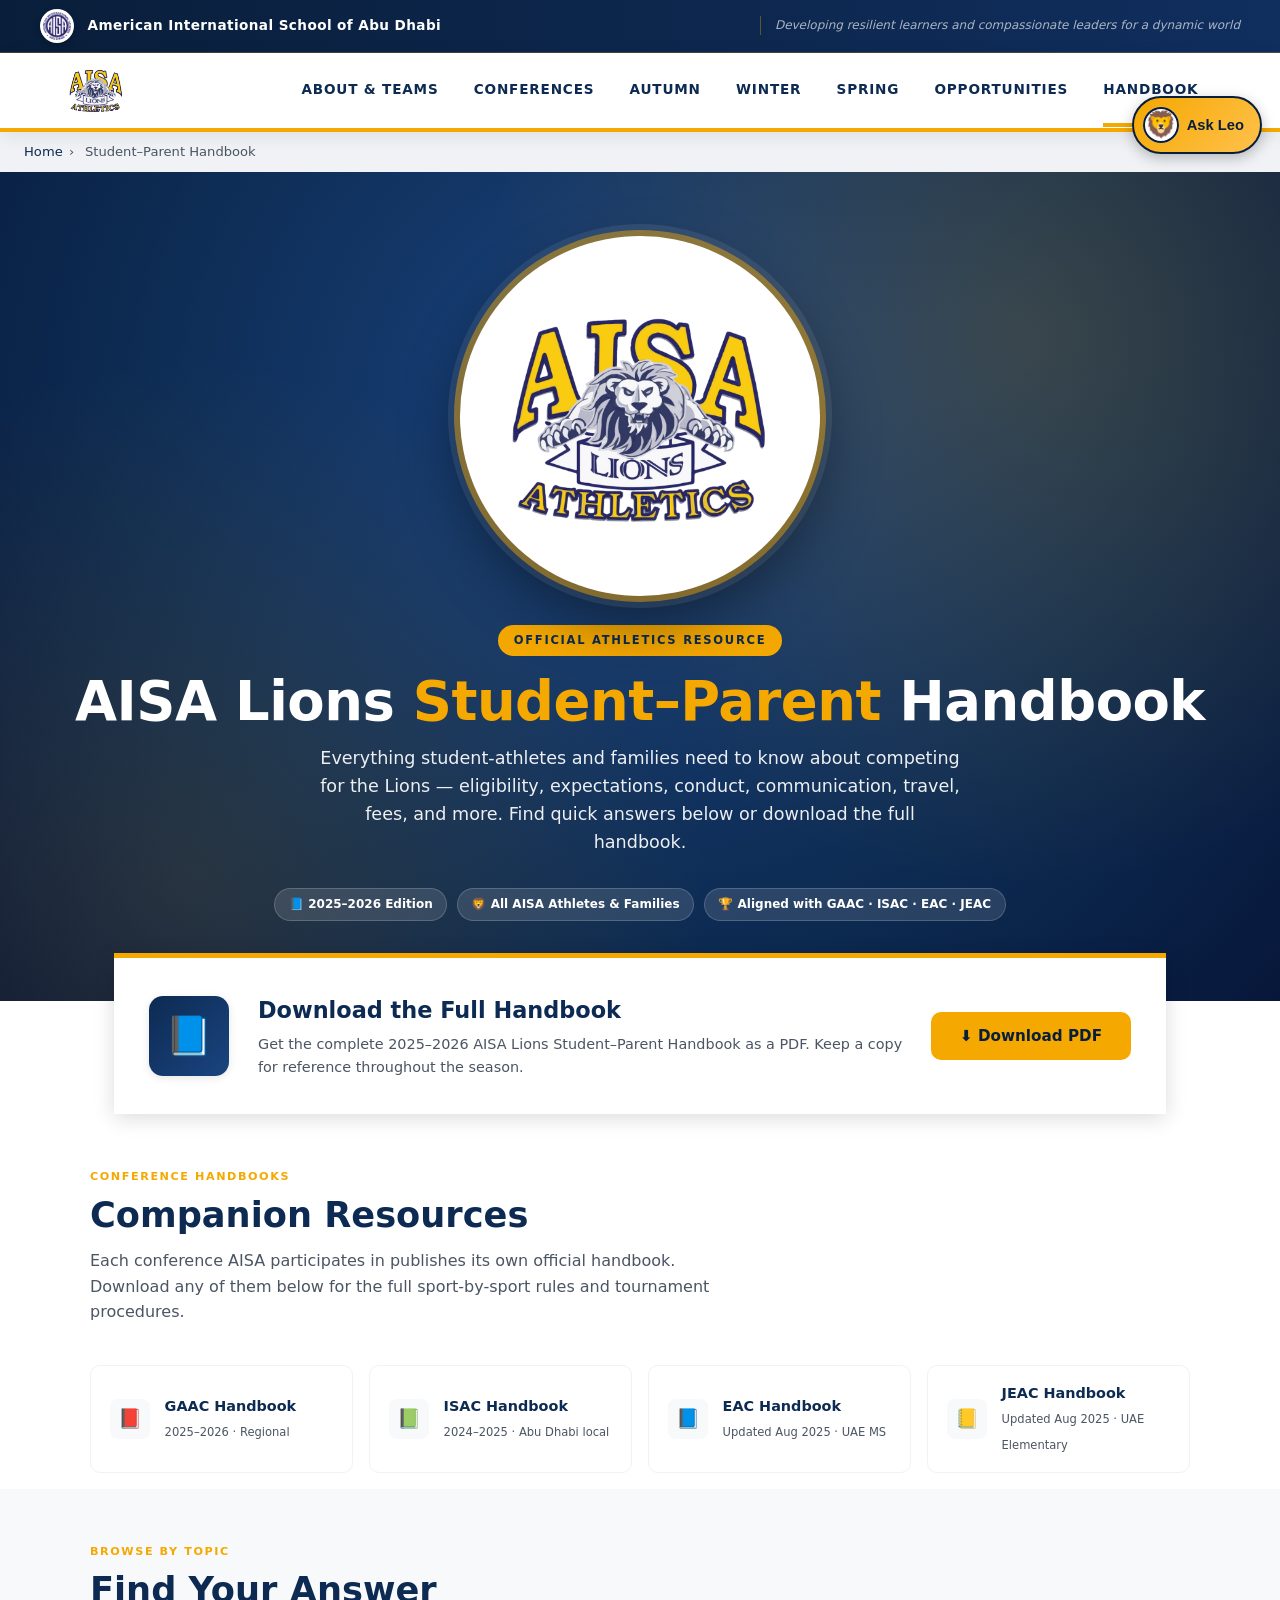
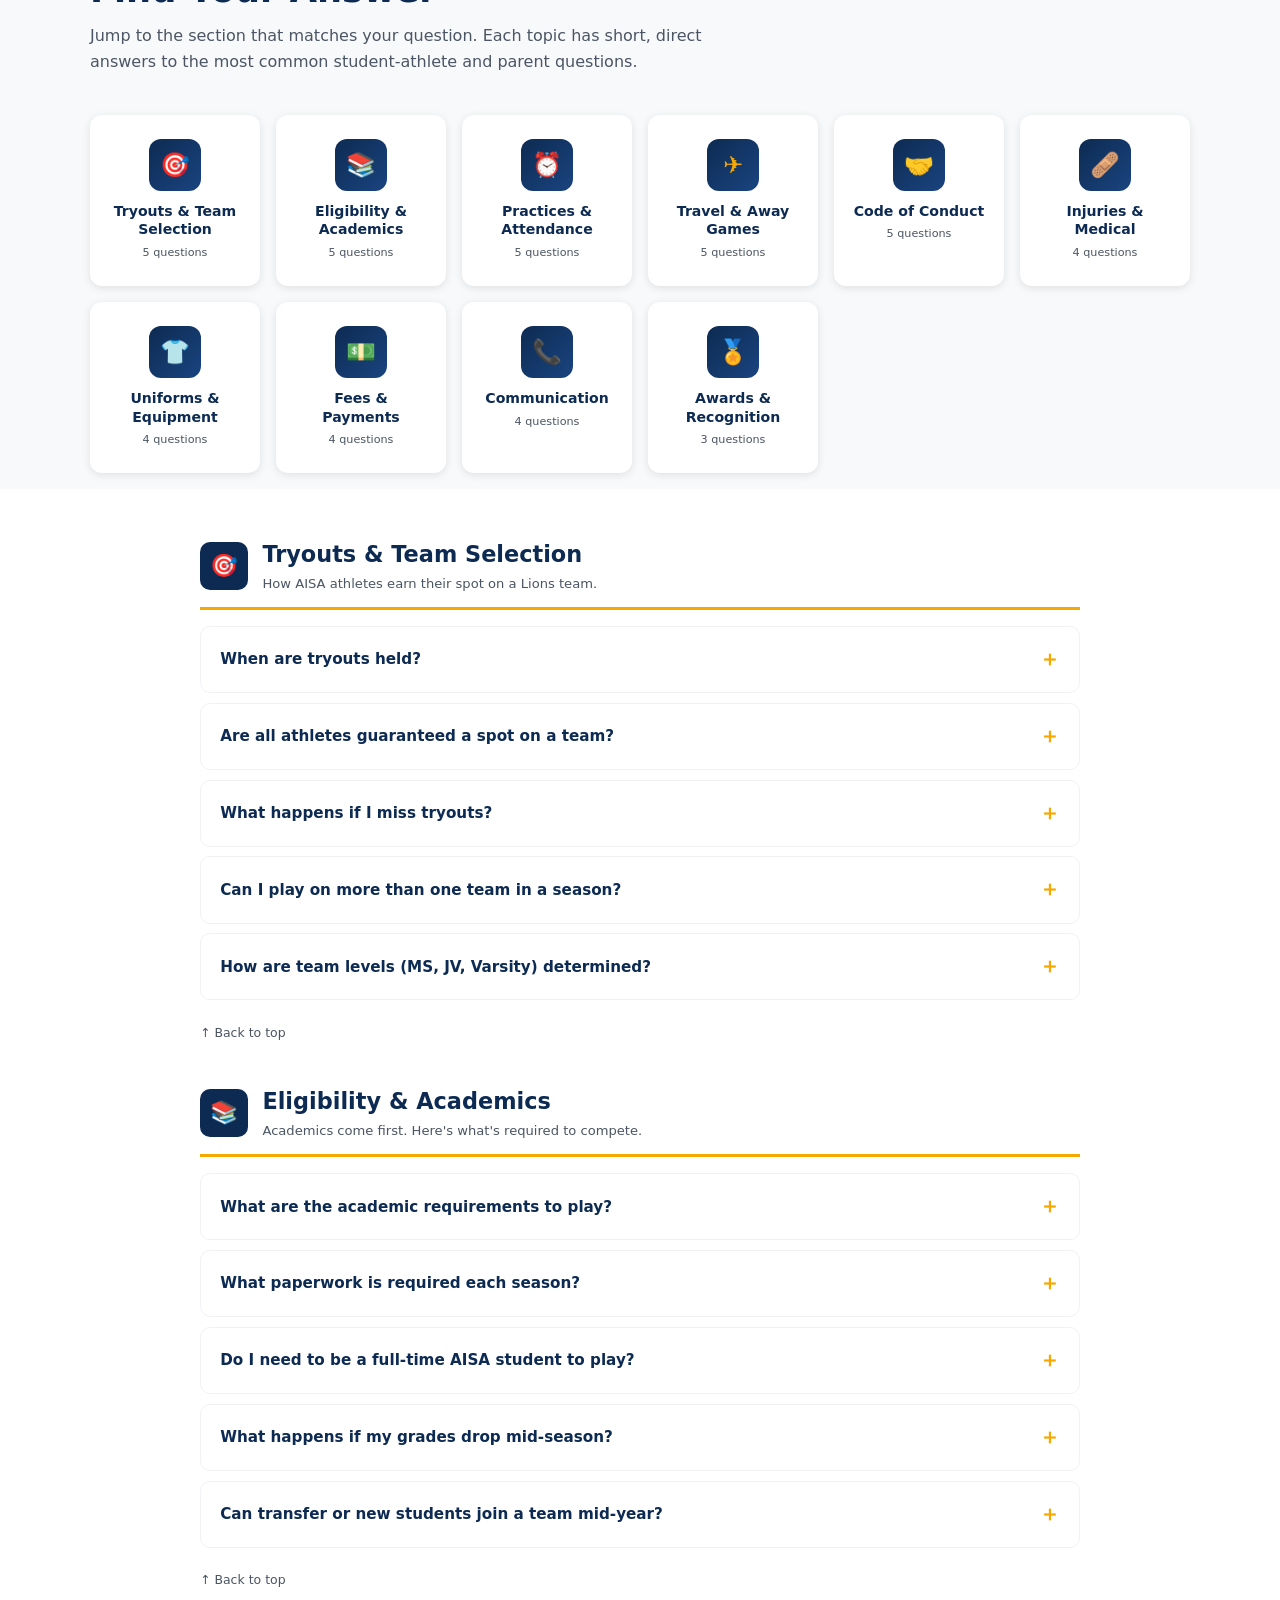
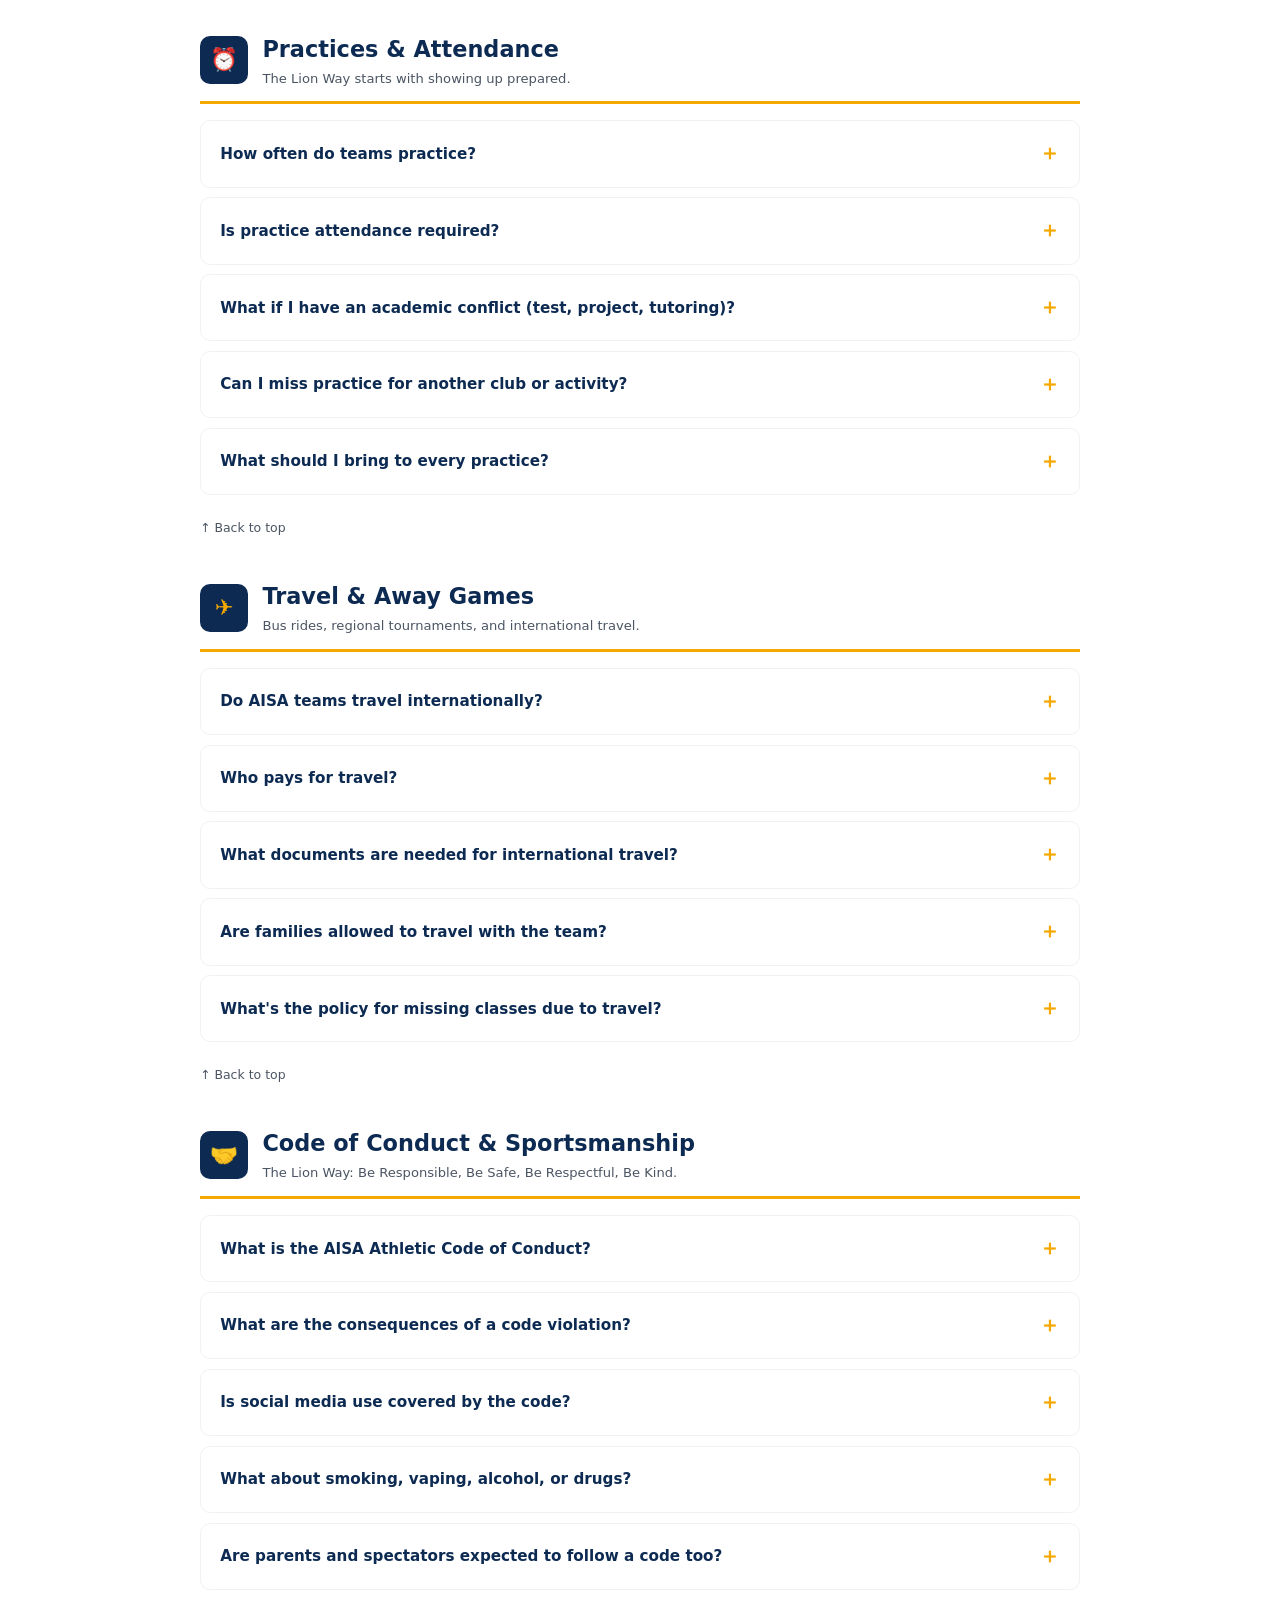
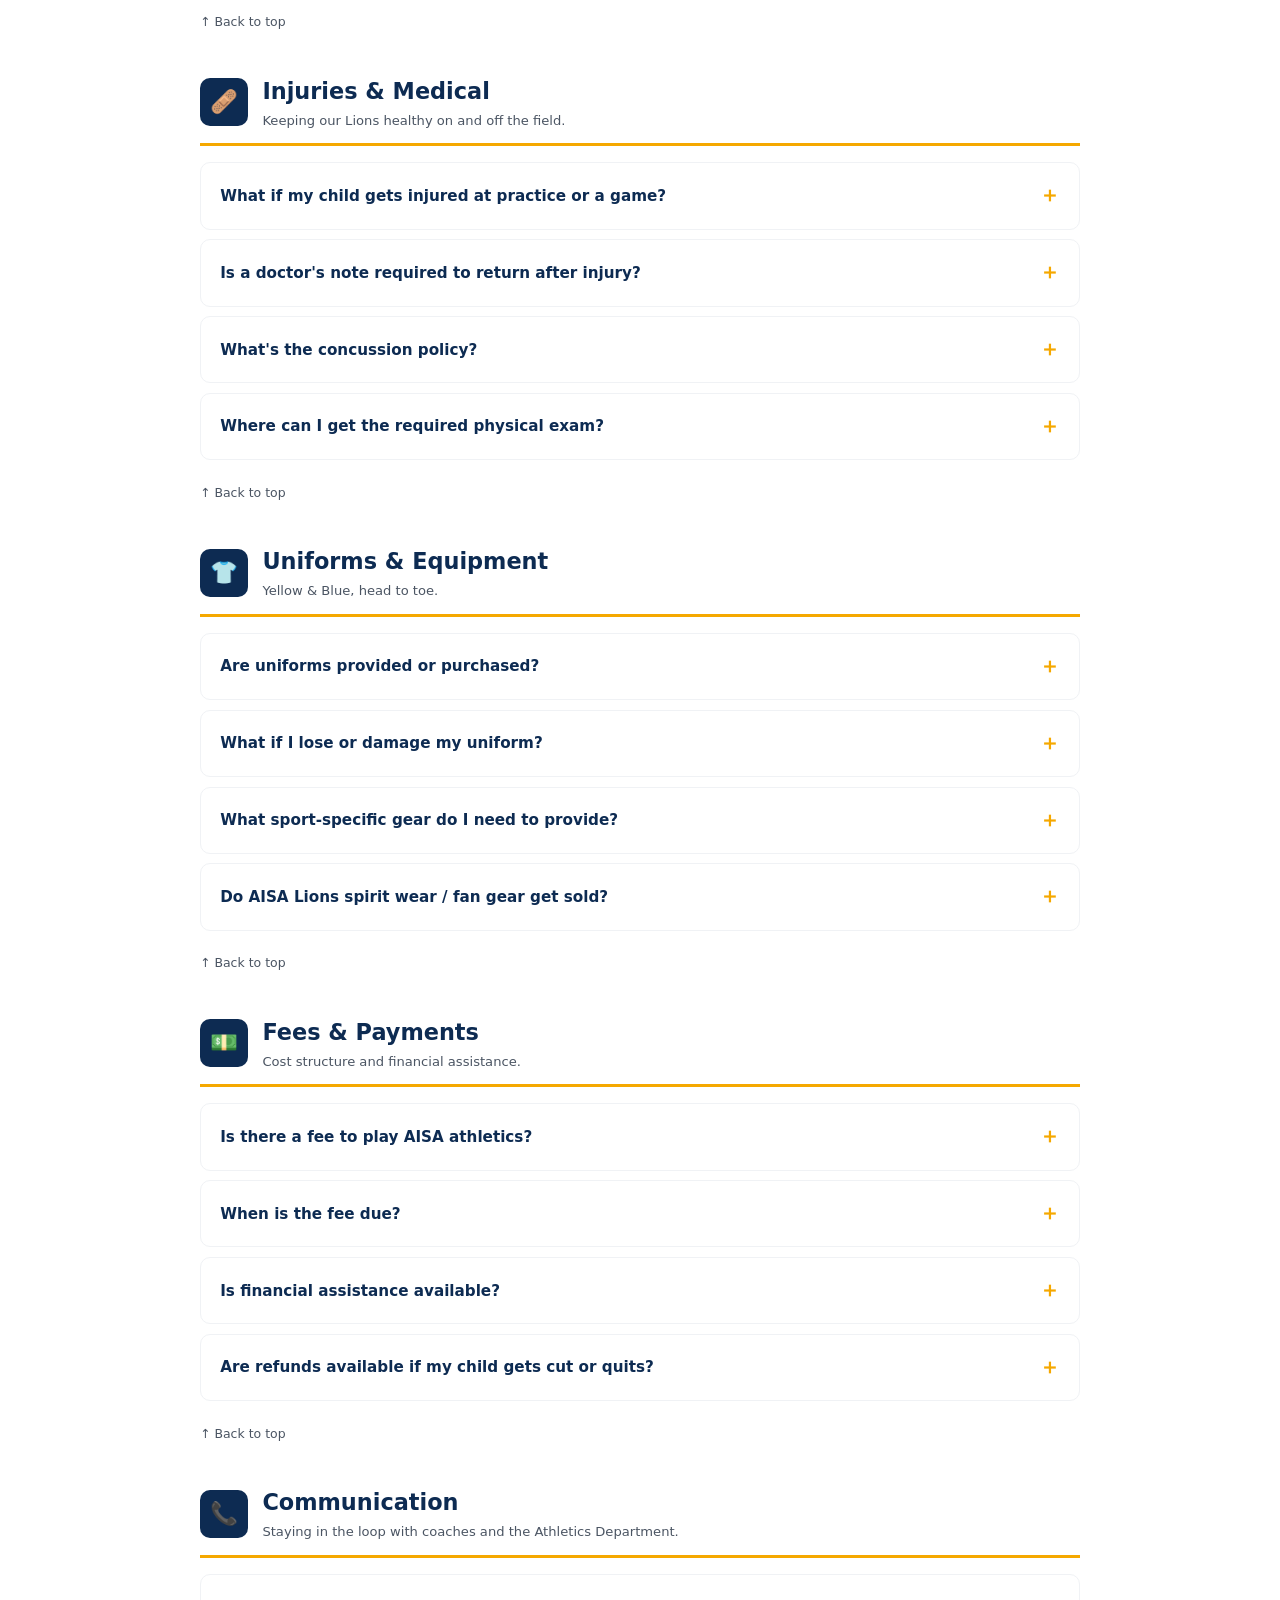
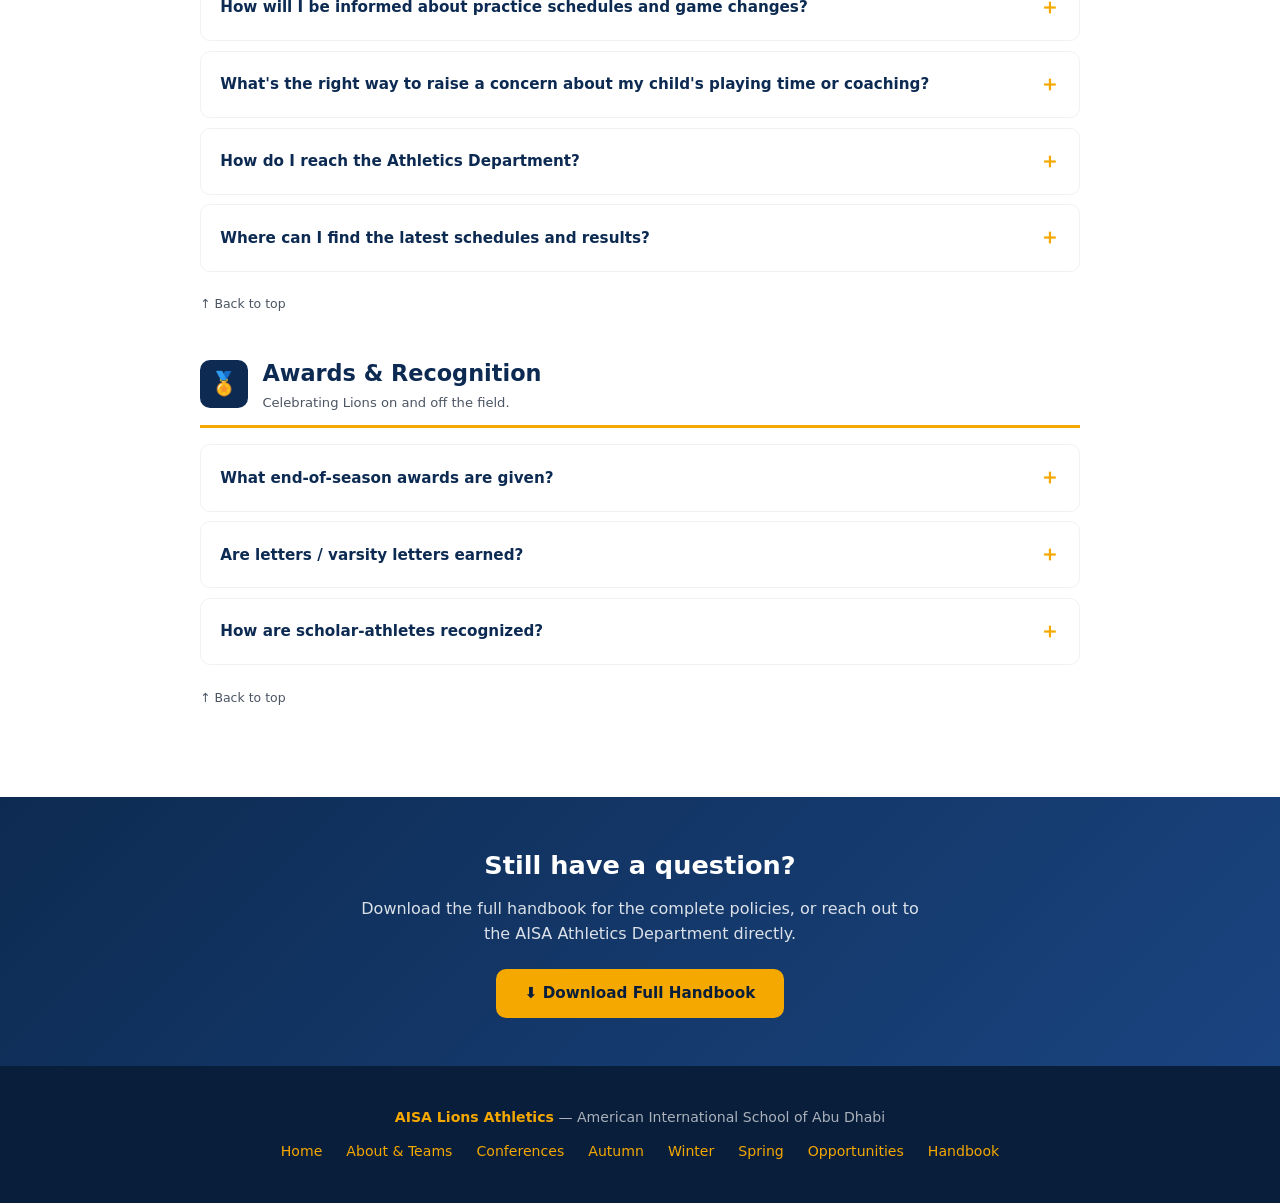
<file: handbook.html>
<!DOCTYPE html>
<html lang="en">
<head>
  <meta charset="UTF-8" />
  <meta name="viewport" content="width=device-width, initial-scale=1.0" />
  <title>Student–Parent Handbook – AISA Lions Athletics</title>
  <link rel="stylesheet" href="styles.css" />
  <style>
    /* ===== HANDBOOK HERO ===== */
    .hb-hero {
      position: relative;
      background: radial-gradient(circle at 50% 30%, #1a4480 0%, #0d2b52 60%, #07173a 100%);
      color: var(--white);
      padding: 4rem 1.5rem 5rem;
      text-align: center;
      overflow: hidden;
      isolation: isolate;
    }
    .hb-hero::before {
      content: '';
      position: absolute; inset: 0;
      background: radial-gradient(circle at 80% 20%, rgba(245,168,0,.18), transparent 45%),
                  radial-gradient(circle at 15% 85%, rgba(245,168,0,.12), transparent 40%);
      z-index: -1;
    }
    .hb-logo-wrap {
      width: clamp(220px, 32vw, 360px);
      height: clamp(220px, 32vw, 360px);
      margin: 0 auto 1.8rem;
      background: var(--white);
      border-radius: 50%;
      padding: 1.6rem;
      box-shadow:
        0 0 0 6px rgba(245,168,0,.45),
        0 0 0 12px rgba(255,255,255,.08),
        0 25px 60px rgba(0,0,0,.45);
      display: flex;
      align-items: center;
      justify-content: center;
      animation: hb-logo-in .9s cubic-bezier(.2,.9,.3,1.2) both;
    }
    .hb-logo-wrap img {
      width: 100%;
      height: 100%;
      object-fit: contain;
    }
    @keyframes hb-logo-in {
      from { transform: scale(.4) rotate(-12deg); opacity: 0; }
      to   { transform: scale(1)   rotate(0);     opacity: 1; }
    }
    .hb-eyebrow {
      display: inline-block;
      background: var(--gold); color: var(--navy);
      font-size: .72rem; font-weight: 800; letter-spacing: .15em;
      text-transform: uppercase;
      padding: .4rem 1rem; border-radius: 999px;
      margin-bottom: 1rem;
    }
    .hb-hero h1 {
      font-size: clamp(2rem, 5.5vw, 3.4rem);
      font-weight: 900;
      line-height: 1.1;
      margin-bottom: .75rem;
      letter-spacing: -0.5px;
    }
    .hb-hero h1 em { color: var(--gold); font-style: normal; }
    .hb-hero p.lead {
      font-size: 1.1rem;
      max-width: 640px;
      margin: 0 auto 1.5rem;
      opacity: .92;
    }
    .hb-hero-meta {
      display: inline-flex; flex-wrap: wrap; gap: .6rem;
      justify-content: center; margin-top: .5rem;
    }
    .hb-meta-pill {
      background: rgba(255,255,255,.12);
      border: 1px solid rgba(255,255,255,.18);
      font-size: .75rem; font-weight: 600;
      padding: .35rem .85rem; border-radius: 999px;
    }

    /* ===== DOWNLOAD CTA ===== */
    .hb-download {
      max-width: 1100px;
      margin: -3rem auto 0;
      padding: 0 1.5rem;
      position: relative;
      z-index: 5;
    }
    .hb-download-card {
      background: var(--white);
      border-radius: var(--radius-lg);
      box-shadow: var(--shadow-md);
      padding: 2.2rem;
      display: grid;
      grid-template-columns: auto 1fr auto;
      align-items: center;
      gap: 1.8rem;
      border-top: 5px solid var(--gold);
    }
    .hb-download-icon {
      width: 80px; height: 80px;
      background: linear-gradient(135deg, var(--navy), #1a4480);
      border-radius: 14px;
      display: flex; align-items: center; justify-content: center;
      font-size: 2.4rem;
      color: var(--gold);
      box-shadow: var(--shadow-sm);
    }
    .hb-download-text h2 {
      font-size: 1.4rem; font-weight: 800; color: var(--navy);
      margin: 0 0 .25rem;
    }
    .hb-download-text p {
      color: var(--gray-600); font-size: .9rem; margin: 0;
    }
    .hb-download .btn {
      white-space: nowrap;
    }
    @media (max-width: 720px) {
      .hb-download-card {
        grid-template-columns: 1fr;
        text-align: center;
        padding: 1.6rem;
      }
      .hb-download-icon { margin: 0 auto; }
    }

    /* ===== RELATED HANDBOOKS ===== */
    .hb-related {
      padding: 3rem 1.5rem 1rem;
    }
    .hb-related-grid {
      display: grid;
      grid-template-columns: repeat(auto-fit, minmax(220px, 1fr));
      gap: 1rem;
      max-width: 1100px;
      margin: 1.5rem auto 0;
    }
    .hb-related-card {
      display: flex; align-items: center; gap: .9rem;
      background: var(--white);
      border: 1.5px solid var(--gray-100);
      border-radius: 10px;
      padding: 1rem 1.2rem;
      text-decoration: none;
      transition: all .2s;
    }
    .hb-related-card:hover {
      border-color: var(--gold);
      transform: translateY(-2px);
      box-shadow: 0 4px 16px rgba(245,168,0,.18);
    }
    .hb-related-card .ico {
      width: 40px; height: 40px; flex-shrink: 0;
      background: var(--off-white);
      border-radius: 8px;
      display: flex; align-items: center; justify-content: center;
      font-size: 1.2rem;
    }
    .hb-related-card .name {
      font-weight: 700; color: var(--navy); font-size: .9rem; display: block;
    }
    .hb-related-card .meta {
      font-size: .72rem; color: var(--gray-600);
    }

    /* ===== FAQ CATEGORY JUMP GRID ===== */
    .hb-cats {
      padding: 3rem 1.5rem 1rem;
      background: var(--off-white);
    }
    .hb-cats-grid {
      display: grid;
      grid-template-columns: repeat(auto-fill, minmax(170px, 1fr));
      gap: 1rem;
      max-width: 1100px;
      margin: 1.5rem auto 0;
    }
    .hb-cat {
      background: var(--white);
      border-radius: 12px;
      padding: 1.4rem 1rem;
      text-align: center;
      text-decoration: none;
      box-shadow: var(--shadow-sm);
      border: 2px solid transparent;
      transition: all .25s;
    }
    .hb-cat:hover {
      border-color: var(--gold);
      transform: translateY(-3px);
      box-shadow: 0 6px 22px rgba(13,43,82,.15);
    }
    .hb-cat .cat-icon {
      display: block;
      width: 52px; height: 52px;
      margin: 0 auto .7rem;
      background: linear-gradient(135deg, #0d2b52, #1a4480);
      color: var(--gold);
      border-radius: 12px;
      display: flex; align-items: center; justify-content: center;
      font-size: 1.5rem;
    }
    .hb-cat .cat-name {
      font-weight: 700; color: var(--navy); font-size: .88rem;
      display: block; line-height: 1.3;
    }
    .hb-cat .cat-count {
      font-size: .7rem; color: var(--gray-600);
      display: block; margin-top: .3rem;
    }

    /* ===== FAQ ACCORDION ===== */
    .hb-faq { padding: 3rem 1.5rem; }
    .hb-faq-section {
      max-width: 880px;
      margin: 0 auto 2.5rem;
      scroll-margin-top: 110px;
    }
    .hb-faq-header {
      display: flex; align-items: center; gap: .9rem;
      margin-bottom: 1rem;
      padding-bottom: .8rem;
      border-bottom: 3px solid var(--gold);
    }
    .hb-faq-header .ico {
      width: 48px; height: 48px;
      background: var(--navy); color: var(--gold);
      border-radius: 10px;
      display: flex; align-items: center; justify-content: center;
      font-size: 1.4rem;
      flex-shrink: 0;
    }
    .hb-faq-header h3 {
      font-size: 1.4rem; font-weight: 800; color: var(--navy); margin: 0;
    }
    .hb-faq-header p {
      font-size: .82rem; color: var(--gray-600); margin: 0;
    }
    .hb-faq details {
      background: var(--white);
      border: 1.5px solid var(--gray-100);
      border-radius: 10px;
      margin-bottom: .6rem;
      transition: border-color .2s, box-shadow .2s;
      overflow: hidden;
    }
    .hb-faq details[open] {
      border-color: var(--gold);
      box-shadow: 0 4px 14px rgba(245,168,0,.13);
    }
    .hb-faq summary {
      cursor: pointer;
      list-style: none;
      padding: 1rem 1.2rem;
      font-weight: 700; color: var(--navy); font-size: .95rem;
      display: flex; align-items: center; justify-content: space-between;
      gap: 1rem;
    }
    .hb-faq summary::-webkit-details-marker { display: none; }
    .hb-faq summary::after {
      content: '＋';
      color: var(--gold);
      font-size: 1.3rem;
      font-weight: 700;
      transition: transform .25s;
      flex-shrink: 0;
    }
    .hb-faq details[open] summary::after {
      content: '−';
      transform: rotate(180deg);
    }
    .hb-faq summary:hover { color: var(--gold-dark, #c08400); }
    .hb-faq .answer {
      padding: 0 1.2rem 1.1rem;
      color: var(--gray-700, #444);
      font-size: .9rem; line-height: 1.65;
    }
    .hb-faq .answer strong { color: var(--navy); }
    .hb-back-top {
      display: inline-block;
      font-size: .78rem; color: var(--gray-600);
      text-decoration: none;
      margin-top: .8rem;
    }
    .hb-back-top:hover { color: var(--gold); }

    /* ===== FINAL CTA ===== */
    .hb-final {
      background: linear-gradient(135deg, #0d2b52, #1a4480);
      color: var(--white);
      padding: 3rem 1.5rem;
      text-align: center;
    }
    .hb-final h3 { font-size: 1.6rem; font-weight: 800; color: var(--white); margin-bottom: .6rem; }
    .hb-final p  { color: rgba(255,255,255,.85); max-width: 560px; margin: 0 auto 1.4rem; }
  </style>
</head>
<body>

  <!-- AISA SITE HEADER -->
  <header class="site-header">
    <div class="top-bar">
      <div class="top-bar-inner">
        <img src="AISAOfficalLogo.png" alt="AISA – American International School of Abu Dhabi" class="official-logo" />
        <span class="school-name">American International School of Abu Dhabi</span>
        <span class="top-bar-tagline">Developing resilient learners and compassionate leaders for a dynamic world</span>
      </div>
    </div>
    <nav class="main-nav" aria-label="Primary">
      <div class="main-nav-inner">
        <a href="index.html" class="lions-brand" aria-label="AISA Lions Athletics — Home">
          <img src="GAAC%20Logos(WebsiteVersion)/AISA/AISALionsLogo%20%20copy.png" alt="AISA Lions Athletics" />
        </a>
        <input type="checkbox" id="nav-toggle-checkbox" />
        <label for="nav-toggle-checkbox" class="nav-toggle" aria-label="Toggle navigation">☰</label>
        <ul class="nav-links">
          <li><a href="purpose.html">About &amp; Teams</a></li>
          <li><a href="conferences.html">Conferences</a></li>
          <li><a href="autumn.html">Autumn</a></li>
          <li><a href="winter.html">Winter</a></li>
          <li><a href="spring.html">Spring</a></li>
          <li><a href="opportunities.html">Opportunities</a></li>
          <li><a href="handbook.html" class="active">Handbook</a></li>
        </ul>
      </div>
    </nav>
  </header>

  <!-- BREADCRUMB -->
  <div class="breadcrumb">
    <a href="index.html">Home</a><span>›</span> Student–Parent Handbook
  </div>

  <!-- HERO with prominent logo -->
  <div class="hb-hero">
    <div class="hb-logo-wrap">
      <img src="GAAC%20Logos(WebsiteVersion)/AISA/AISALionsLogo%20%20copy.png" alt="AISA Lions Athletics — Official Crest" />
    </div>
    <span class="hb-eyebrow">Official Athletics Resource</span>
    <h1>AISA Lions <em>Student–Parent</em> Handbook</h1>
    <p class="lead">Everything student-athletes and families need to know about competing for the Lions — eligibility, expectations, conduct, communication, travel, fees, and more. Find quick answers below or download the full handbook.</p>
    <div class="hb-hero-meta">
      <span class="hb-meta-pill">📘 2025–2026 Edition</span>
      <span class="hb-meta-pill">🦁 All AISA Athletes &amp; Families</span>
      <span class="hb-meta-pill">🏆 Aligned with GAAC · ISAC · EAC · JEAC</span>
    </div>
  </div>

  <!-- DOWNLOAD CTA -->
  <div class="hb-download">
    <div class="hb-download-card">
      <div class="hb-download-icon">📘</div>
      <div class="hb-download-text">
        <h2>Download the Full Handbook</h2>
        <p>Get the complete 2025–2026 AISA Lions Student–Parent Handbook as a PDF. Keep a copy for reference throughout the season.</p>
      </div>
      <a class="btn btn-gold" href="AISA-Lions-Student-Parent-Handbook.pdf" download>
        ⬇ Download PDF
      </a>
    </div>
  </div>

  <!-- RELATED HANDBOOKS -->
  <section class="hb-related">
    <div class="container">
      <div class="section-label">Conference Handbooks</div>
      <h2 class="section-title">Companion Resources</h2>
      <p class="section-sub">Each conference AISA participates in publishes its own official handbook. Download any of them below for the full sport-by-sport rules and tournament procedures.</p>
      <div class="hb-related-grid">
        <a class="hb-related-card" href="GAAC%20Logos(WebsiteVersion)/GAAC%20Handbook%202025-2026.pdf" download>
          <span class="ico">📕</span>
          <div>
            <span class="name">GAAC Handbook</span>
            <span class="meta">2025–2026 · Regional</span>
          </div>
        </a>
        <a class="hb-related-card" href="ISAC%202024-2025%20Handbook%20%20%20(1).pdf" download>
          <span class="ico">📗</span>
          <div>
            <span class="name">ISAC Handbook</span>
            <span class="meta">2024–2025 · Abu Dhabi local</span>
          </div>
        </a>
        <a class="hb-related-card" href="EAC%20Handbook%20(Updated%20Aug.%202025).pdf" download>
          <span class="ico">📘</span>
          <div>
            <span class="name">EAC Handbook</span>
            <span class="meta">Updated Aug 2025 · UAE MS</span>
          </div>
        </a>
        <a class="hb-related-card" href="JEAC%20Handbook%20(updated%20Aug.%202025).pdf" download>
          <span class="ico">📒</span>
          <div>
            <span class="name">JEAC Handbook</span>
            <span class="meta">Updated Aug 2025 · UAE Elementary</span>
          </div>
        </a>
      </div>
    </div>
  </section>

  <!-- FAQ CATEGORY JUMP GRID -->
  <section class="hb-cats">
    <div class="container">
      <div class="section-label">Browse by Topic</div>
      <h2 class="section-title">Find Your Answer</h2>
      <p class="section-sub">Jump to the section that matches your question. Each topic has short, direct answers to the most common student-athlete and parent questions.</p>
      <div class="hb-cats-grid">
        <a class="hb-cat" href="#tryouts">
          <span class="cat-icon">🎯</span>
          <span class="cat-name">Tryouts &amp; Team Selection</span>
          <span class="cat-count">5 questions</span>
        </a>
        <a class="hb-cat" href="#eligibility">
          <span class="cat-icon">📚</span>
          <span class="cat-name">Eligibility &amp; Academics</span>
          <span class="cat-count">5 questions</span>
        </a>
        <a class="hb-cat" href="#practices">
          <span class="cat-icon">⏰</span>
          <span class="cat-name">Practices &amp; Attendance</span>
          <span class="cat-count">5 questions</span>
        </a>
        <a class="hb-cat" href="#travel">
          <span class="cat-icon">✈️</span>
          <span class="cat-name">Travel &amp; Away Games</span>
          <span class="cat-count">5 questions</span>
        </a>
        <a class="hb-cat" href="#conduct">
          <span class="cat-icon">🤝</span>
          <span class="cat-name">Code of Conduct</span>
          <span class="cat-count">5 questions</span>
        </a>
        <a class="hb-cat" href="#medical">
          <span class="cat-icon">🩹</span>
          <span class="cat-name">Injuries &amp; Medical</span>
          <span class="cat-count">4 questions</span>
        </a>
        <a class="hb-cat" href="#uniforms">
          <span class="cat-icon">👕</span>
          <span class="cat-name">Uniforms &amp; Equipment</span>
          <span class="cat-count">4 questions</span>
        </a>
        <a class="hb-cat" href="#fees">
          <span class="cat-icon">💵</span>
          <span class="cat-name">Fees &amp; Payments</span>
          <span class="cat-count">4 questions</span>
        </a>
        <a class="hb-cat" href="#communication">
          <span class="cat-icon">📞</span>
          <span class="cat-name">Communication</span>
          <span class="cat-count">4 questions</span>
        </a>
        <a class="hb-cat" href="#awards">
          <span class="cat-icon">🏅</span>
          <span class="cat-name">Awards &amp; Recognition</span>
          <span class="cat-count">3 questions</span>
        </a>
      </div>
    </div>
  </section>

  <!-- FAQ ACCORDIONS -->
  <section class="hb-faq">
    <div class="container">

      <!-- TRYOUTS -->
      <div class="hb-faq-section" id="tryouts">
        <div class="hb-faq-header">
          <span class="ico">🎯</span>
          <div>
            <h3>Tryouts &amp; Team Selection</h3>
            <p>How AISA athletes earn their spot on a Lions team.</p>
          </div>
        </div>
        <details>
          <summary>When are tryouts held?</summary>
          <div class="answer">Tryouts are held at the start of each athletic season (Autumn, Winter, Spring), typically during the first 1–2 weeks. Specific dates are announced through the Athletics Department, the school newsletter, and team coaches.</div>
        </details>
        <details>
          <summary>Are all athletes guaranteed a spot on a team?</summary>
          <div class="answer">Middle School and Elementary teams generally aim to be inclusive, with development squads (DEAC) available where rosters fill. <strong>Junior Varsity and Varsity</strong> teams are selected based on skill, commitment, and conduct — cuts may be necessary depending on numbers and program needs.</div>
        </details>
        <details>
          <summary>What happens if I miss tryouts?</summary>
          <div class="answer">Contact the head coach <strong>before</strong> tryouts begin if a conflict (illness, school event, family travel) is unavoidable. Late tryout opportunities are at the coach's discretion and not guaranteed.</div>
        </details>
        <details>
          <summary>Can I play on more than one team in a season?</summary>
          <div class="answer">In most cases AISA athletes commit to <strong>one sport per season</strong> to manage practice schedules and academic load. Dual-sport participation requires written approval from both head coaches and the Athletic Director.</div>
        </details>
        <details>
          <summary>How are team levels (MS, JV, Varsity) determined?</summary>
          <div class="answer">Team level is based on grade and skill: <strong>MS</strong> = Grades 6–8, <strong>JV</strong> = Under-16 before Sept 1 (typically Grades 9–10), <strong>Varsity</strong> = Grades 9–12. Coaches and the Athletic Director may move athletes up a level based on competitive readiness.</div>
        </details>
        <a href="#" class="hb-back-top">↑ Back to top</a>
      </div>

      <!-- ELIGIBILITY -->
      <div class="hb-faq-section" id="eligibility">
        <div class="hb-faq-header">
          <span class="ico">📚</span>
          <div>
            <h3>Eligibility &amp; Academics</h3>
            <p>Academics come first. Here's what's required to compete.</p>
          </div>
        </div>
        <details>
          <summary>What are the academic requirements to play?</summary>
          <div class="answer">Athletes must maintain the <strong>minimum GPA</strong> set by the AISA Athletic Department and remain in good academic standing. Athletes on academic probation may be required to attend study halls or sit out competition until grades are restored.</div>
        </details>
        <details>
          <summary>What paperwork is required each season?</summary>
          <div class="answer">Each athlete must have on file: a <strong>current annual physical exam</strong>, a signed <strong>parent/guardian consent &amp; release form</strong>, an emergency contact form, and proof of athletics fee payment. Paperwork is renewed every academic year.</div>
        </details>
        <details>
          <summary>Do I need to be a full-time AISA student to play?</summary>
          <div class="answer">Yes. Athletes must be currently enrolled full-time at AISA and meeting all standard attendance requirements. Conference rules (GAAC, ISAC, EAC, JEAC) also require full-time enrollment in a member school.</div>
        </details>
        <details>
          <summary>What happens if my grades drop mid-season?</summary>
          <div class="answer">Coaches and the Athletic Director receive academic monitoring reports. If grades fall below the threshold, the athlete may be placed on probation, restricted from travel, or suspended from games until the grade is brought up. Academic recovery support is available.</div>
        </details>
        <details>
          <summary>Can transfer or new students join a team mid-year?</summary>
          <div class="answer">Yes. New students may try out at any time during the season, subject to roster space and coach approval. Conference eligibility rules around transfers (especially for Varsity) apply — see the conference handbooks for details.</div>
        </details>
        <a href="#" class="hb-back-top">↑ Back to top</a>
      </div>

      <!-- PRACTICES -->
      <div class="hb-faq-section" id="practices">
        <div class="hb-faq-header">
          <span class="ico">⏰</span>
          <div>
            <h3>Practices &amp; Attendance</h3>
            <p>The Lion Way starts with showing up prepared.</p>
          </div>
        </div>
        <details>
          <summary>How often do teams practice?</summary>
          <div class="answer">Most teams practice <strong>3–5 times per week</strong> after school, typically 1.5–2 hours per session. Frequency varies by level: Varsity practices most, JEAC Elementary practices least.</div>
        </details>
        <details>
          <summary>Is practice attendance required?</summary>
          <div class="answer">Yes. Practices are mandatory unless the absence is excused (illness, academic conflict, family emergency). Communicate with your coach <strong>in advance</strong> whenever possible. Repeated unexcused absences can result in reduced playing time or roster removal.</div>
        </details>
        <details>
          <summary>What if I have an academic conflict (test, project, tutoring)?</summary>
          <div class="answer">Academics come first. Notify your coach in advance — these conflicts are excused. Plan ahead so missed practices are minimized over the season.</div>
        </details>
        <details>
          <summary>Can I miss practice for another club or activity?</summary>
          <div class="answer">Athletes are expected to prioritize their team commitment during the season. Discuss any recurring conflicts with the coach <strong>before</strong> the season starts so expectations are clear on both sides.</div>
        </details>
        <details>
          <summary>What should I bring to every practice?</summary>
          <div class="answer">Proper athletic attire (sport-specific), water bottle, sport-specific gear (shoes, ball, racket, etc.), and any required medical items (inhaler, etc.). Jewelry should be removed; long hair tied back.</div>
        </details>
        <a href="#" class="hb-back-top">↑ Back to top</a>
      </div>

      <!-- TRAVEL -->
      <div class="hb-faq-section" id="travel">
        <div class="hb-faq-header">
          <span class="ico">✈️</span>
          <div>
            <h3>Travel &amp; Away Games</h3>
            <p>Bus rides, regional tournaments, and international travel.</p>
          </div>
        </div>
        <details>
          <summary>Do AISA teams travel internationally?</summary>
          <div class="answer">Yes. <strong>Varsity</strong> teams travel internationally for GAAC tournaments across UAE, Qatar, Kuwait, Bahrain, and Saudi Arabia. <strong>JV</strong> competes locally in ISAC. <strong>MS</strong> teams stay within the UAE for EAC events. <strong>Elementary</strong> JEAC events are local jamborees.</div>
        </details>
        <details>
          <summary>Who pays for travel?</summary>
          <div class="answer">Travel costs are covered partially by the athletics fee and partially by family contributions, depending on the trip. Specific cost breakdowns are shared in advance of each travel tournament. <strong>Financial assistance is available</strong> — speak privately with the Athletic Director.</div>
        </details>
        <details>
          <summary>What documents are needed for international travel?</summary>
          <div class="answer">Athletes need a current <strong>passport</strong> (valid for at least 6 months past the trip date), required visas, signed parent travel consent, and a current emergency contact + medical info form. Document deadlines are firm.</div>
        </details>
        <details>
          <summary>Are families allowed to travel with the team?</summary>
          <div class="answer">Family members travel separately and stay in their own accommodation. Athletes travel and lodge with the team under coach/chaperone supervision per AISA travel policy. Families are warmly welcomed at games.</div>
        </details>
        <details>
          <summary>What's the policy for missing classes due to travel?</summary>
          <div class="answer">Athletes are responsible for communicating with teachers <strong>in advance</strong> and completing missed work on time. Travel-related absences are excused, but academic accountability is not.</div>
        </details>
        <a href="#" class="hb-back-top">↑ Back to top</a>
      </div>

      <!-- CODE OF CONDUCT -->
      <div class="hb-faq-section" id="conduct">
        <div class="hb-faq-header">
          <span class="ico">🤝</span>
          <div>
            <h3>Code of Conduct &amp; Sportsmanship</h3>
            <p>The Lion Way: Be Responsible, Be Safe, Be Respectful, Be Kind.</p>
          </div>
        </div>
        <details>
          <summary>What is the AISA Athletic Code of Conduct?</summary>
          <div class="answer">All AISA athletes follow the <strong>Lion Way</strong>: be responsible, be safe, be respectful, be kind. This applies to teammates, opponents, officials, coaches, hosts, transportation, and uniform. Athletes represent AISA at all times during team activities.</div>
        </details>
        <details>
          <summary>What are the consequences of a code violation?</summary>
          <div class="answer">Consequences range from a coach conversation to game suspensions, removal from the team, or disciplinary referral — depending on severity. Anything involving harassment, substance use, or harm to others is treated as a serious violation.</div>
        </details>
        <details>
          <summary>Is social media use covered by the code?</summary>
          <div class="answer">Yes. Online conduct that disparages teammates, opponents, AISA, host schools, officials, or AISA's name reflects on the team and is subject to the same standards as in-person conduct.</div>
        </details>
        <details>
          <summary>What about smoking, vaping, alcohol, or drugs?</summary>
          <div class="answer">Strictly prohibited at all times during the athletic season — at school, at events, on travel, and during all team-related activities. Violations result in <strong>immediate suspension</strong> from competition and a referral to school administration.</div>
        </details>
        <details>
          <summary>Are parents and spectators expected to follow a code too?</summary>
          <div class="answer">Yes. AISA expects positive, respectful behavior from all spectators — toward officials, opposing players, coaches, and host schools. Disruptive spectator behavior may result in removal from the venue.</div>
        </details>
        <a href="#" class="hb-back-top">↑ Back to top</a>
      </div>

      <!-- MEDICAL -->
      <div class="hb-faq-section" id="medical">
        <div class="hb-faq-header">
          <span class="ico">🩹</span>
          <div>
            <h3>Injuries &amp; Medical</h3>
            <p>Keeping our Lions healthy on and off the field.</p>
          </div>
        </div>
        <details>
          <summary>What if my child gets injured at practice or a game?</summary>
          <div class="answer">Coaches are trained in first response. The athlete will be assessed, treated as needed, and a parent will be contacted. For serious injury, the school nurse or emergency services are involved immediately.</div>
        </details>
        <details>
          <summary>Is a doctor's note required to return after injury?</summary>
          <div class="answer">For any injury that involved medical care or kept the athlete out for more than a few days, <strong>yes</strong> — a written clearance from the treating physician is required before returning to practice or competition.</div>
        </details>
        <details>
          <summary>What's the concussion policy?</summary>
          <div class="answer">Suspected concussions = athlete is removed from play immediately. Return-to-play follows a graduated protocol with medical clearance. <strong>No exceptions.</strong> Athlete safety is the highest priority.</div>
        </details>
        <details>
          <summary>Where can I get the required physical exam?</summary>
          <div class="answer">Any licensed physician can complete the AISA athletics physical form. Contact the Athletics Office for the official form. Physicals must be current within the last 12 months.</div>
        </details>
        <a href="#" class="hb-back-top">↑ Back to top</a>
      </div>

      <!-- UNIFORMS -->
      <div class="hb-faq-section" id="uniforms">
        <div class="hb-faq-header">
          <span class="ico">👕</span>
          <div>
            <h3>Uniforms &amp; Equipment</h3>
            <p>Yellow &amp; Blue, head to toe.</p>
          </div>
        </div>
        <details>
          <summary>Are uniforms provided or purchased?</summary>
          <div class="answer">Game-day uniforms are provided by AISA on a season loan. Athletes are responsible for their own practice gear, athletic shoes, and sport-specific personal equipment (mouthguards, shin guards, etc.).</div>
        </details>
        <details>
          <summary>What if I lose or damage my uniform?</summary>
          <div class="answer">Athletes are financially responsible for lost or damaged AISA-issued uniforms. Replacement fees are billed at the end of the season if items are not returned in good condition.</div>
        </details>
        <details>
          <summary>What sport-specific gear do I need to provide?</summary>
          <div class="answer">Varies by sport: e.g., <strong>volleyball/basketball</strong> — court shoes &amp; knee pads (volleyball); <strong>soccer</strong> — cleats, shin guards; <strong>swimming</strong> — team suit, cap, goggles; <strong>track</strong> — spikes (event-dependent); <strong>badminton</strong> — racket. Coaches will share a sport-specific list.</div>
        </details>
        <details>
          <summary>Do AISA Lions spirit wear / fan gear get sold?</summary>
          <div class="answer">Yes — AISA Lions spirit wear (t-shirts, hoodies, fan gear) is sold periodically through the Athletics Department or via online stores. Watch for announcements at the start of each season.</div>
        </details>
        <a href="#" class="hb-back-top">↑ Back to top</a>
      </div>

      <!-- FEES -->
      <div class="hb-faq-section" id="fees">
        <div class="hb-faq-header">
          <span class="ico">💵</span>
          <div>
            <h3>Fees &amp; Payments</h3>
            <p>Cost structure and financial assistance.</p>
          </div>
        </div>
        <details>
          <summary>Is there a fee to play AISA athletics?</summary>
          <div class="answer">Yes — there is a per-season athletics fee that covers coaching, league registration, basic uniform loan, transportation to local games, and program operations. Travel-tournament costs are billed separately.</div>
        </details>
        <details>
          <summary>When is the fee due?</summary>
          <div class="answer">Fees are typically due before the first game of the season. An athlete cannot compete in matches until their fee is paid (or a financial-assistance arrangement is in place).</div>
        </details>
        <details>
          <summary>Is financial assistance available?</summary>
          <div class="answer"><strong>Yes.</strong> AISA offers confidential financial assistance so that no student-athlete is excluded from athletics for cost reasons. Speak privately with the Athletic Director or the school's finance office.</div>
        </details>
        <details>
          <summary>Are refunds available if my child gets cut or quits?</summary>
          <div class="answer">Refund eligibility depends on timing. Cuts before the first game generally qualify for a full refund. Withdrawals after games begin are reviewed case-by-case. Contact the Athletics Office.</div>
        </details>
        <a href="#" class="hb-back-top">↑ Back to top</a>
      </div>

      <!-- COMMUNICATION -->
      <div class="hb-faq-section" id="communication">
        <div class="hb-faq-header">
          <span class="ico">📞</span>
          <div>
            <h3>Communication</h3>
            <p>Staying in the loop with coaches and the Athletics Department.</p>
          </div>
        </div>
        <details>
          <summary>How will I be informed about practice schedules and game changes?</summary>
          <div class="answer">Coaches communicate primarily via <strong>email</strong> and a team app (or AISA portal) to athletes and parents. Last-minute changes (weather, venue) go out via the team channel — please check before traveling to a game.</div>
        </details>
        <details>
          <summary>What's the right way to raise a concern about my child's playing time or coaching?</summary>
          <div class="answer">Speak to the <strong>head coach first</strong>, ideally not immediately after a game. If the issue isn't resolved, contact the Athletic Director. AISA follows the "24-hour rule" — wait a day before raising a heated concern.</div>
        </details>
        <details>
          <summary>How do I reach the Athletics Department?</summary>
          <div class="answer">Through the Athletics Office at AISA — phone, email, or in person. Office hours are during the school day. The Athletic Director also attends home games.</div>
        </details>
        <details>
          <summary>Where can I find the latest schedules and results?</summary>
          <div class="answer">Schedules, scores, and announcements are posted on the AISA Athletics site, the team app, and through email updates. Major conference events also publish to the official GAAC, ISAC, EAC, and JEAC channels.</div>
        </details>
        <a href="#" class="hb-back-top">↑ Back to top</a>
      </div>

      <!-- AWARDS -->
      <div class="hb-faq-section" id="awards">
        <div class="hb-faq-header">
          <span class="ico">🏅</span>
          <div>
            <h3>Awards &amp; Recognition</h3>
            <p>Celebrating Lions on and off the field.</p>
          </div>
        </div>
        <details>
          <summary>What end-of-season awards are given?</summary>
          <div class="answer">Each team typically recognizes a <strong>Most Valuable Player</strong>, <strong>Most Improved</strong>, and a <strong>Lion Way Award</strong> for character. GAAC, ISAC, and EAC also recognize all-conference athletes and championship medalists.</div>
        </details>
        <details>
          <summary>Are letters / varsity letters earned?</summary>
          <div class="answer">Yes. Varsity athletes who meet participation and conduct standards earn an <strong>AISA Varsity Letter</strong>, awarded annually at the Athletic Awards Banquet.</div>
        </details>
        <details>
          <summary>How are scholar-athletes recognized?</summary>
          <div class="answer">AISA recognizes athletes who combine athletic participation with strong academic performance through the <strong>Scholar-Athlete</strong> program — often aligned with GAAC's regional academic recognition.</div>
        </details>
        <a href="#" class="hb-back-top">↑ Back to top</a>
      </div>

    </div>
  </section>

  <!-- FINAL CTA -->
  <section class="hb-final">
    <h3>Still have a question?</h3>
    <p>Download the full handbook for the complete policies, or reach out to the AISA Athletics Department directly.</p>
    <a class="btn btn-gold" href="AISA-Lions-Student-Parent-Handbook.pdf" download>⬇ Download Full Handbook</a>
  </section>

  <!-- FOOTER -->
  <footer>
    <strong>AISA Lions Athletics</strong> — American International School of Abu Dhabi<br>
    <div class="footer-links">
      <a href="index.html">Home</a>
      <a href="purpose.html">About &amp; Teams</a>
      <a href="conferences.html">Conferences</a>
      <a href="autumn.html">Autumn</a>
      <a href="winter.html">Winter</a>
      <a href="spring.html">Spring</a>
      <a href="opportunities.html">Opportunities</a>
      <a href="handbook.html">Handbook</a>
    </div>
  </footer>

  <script src="leo.js" defer></script>
</body>
</html>
</file>
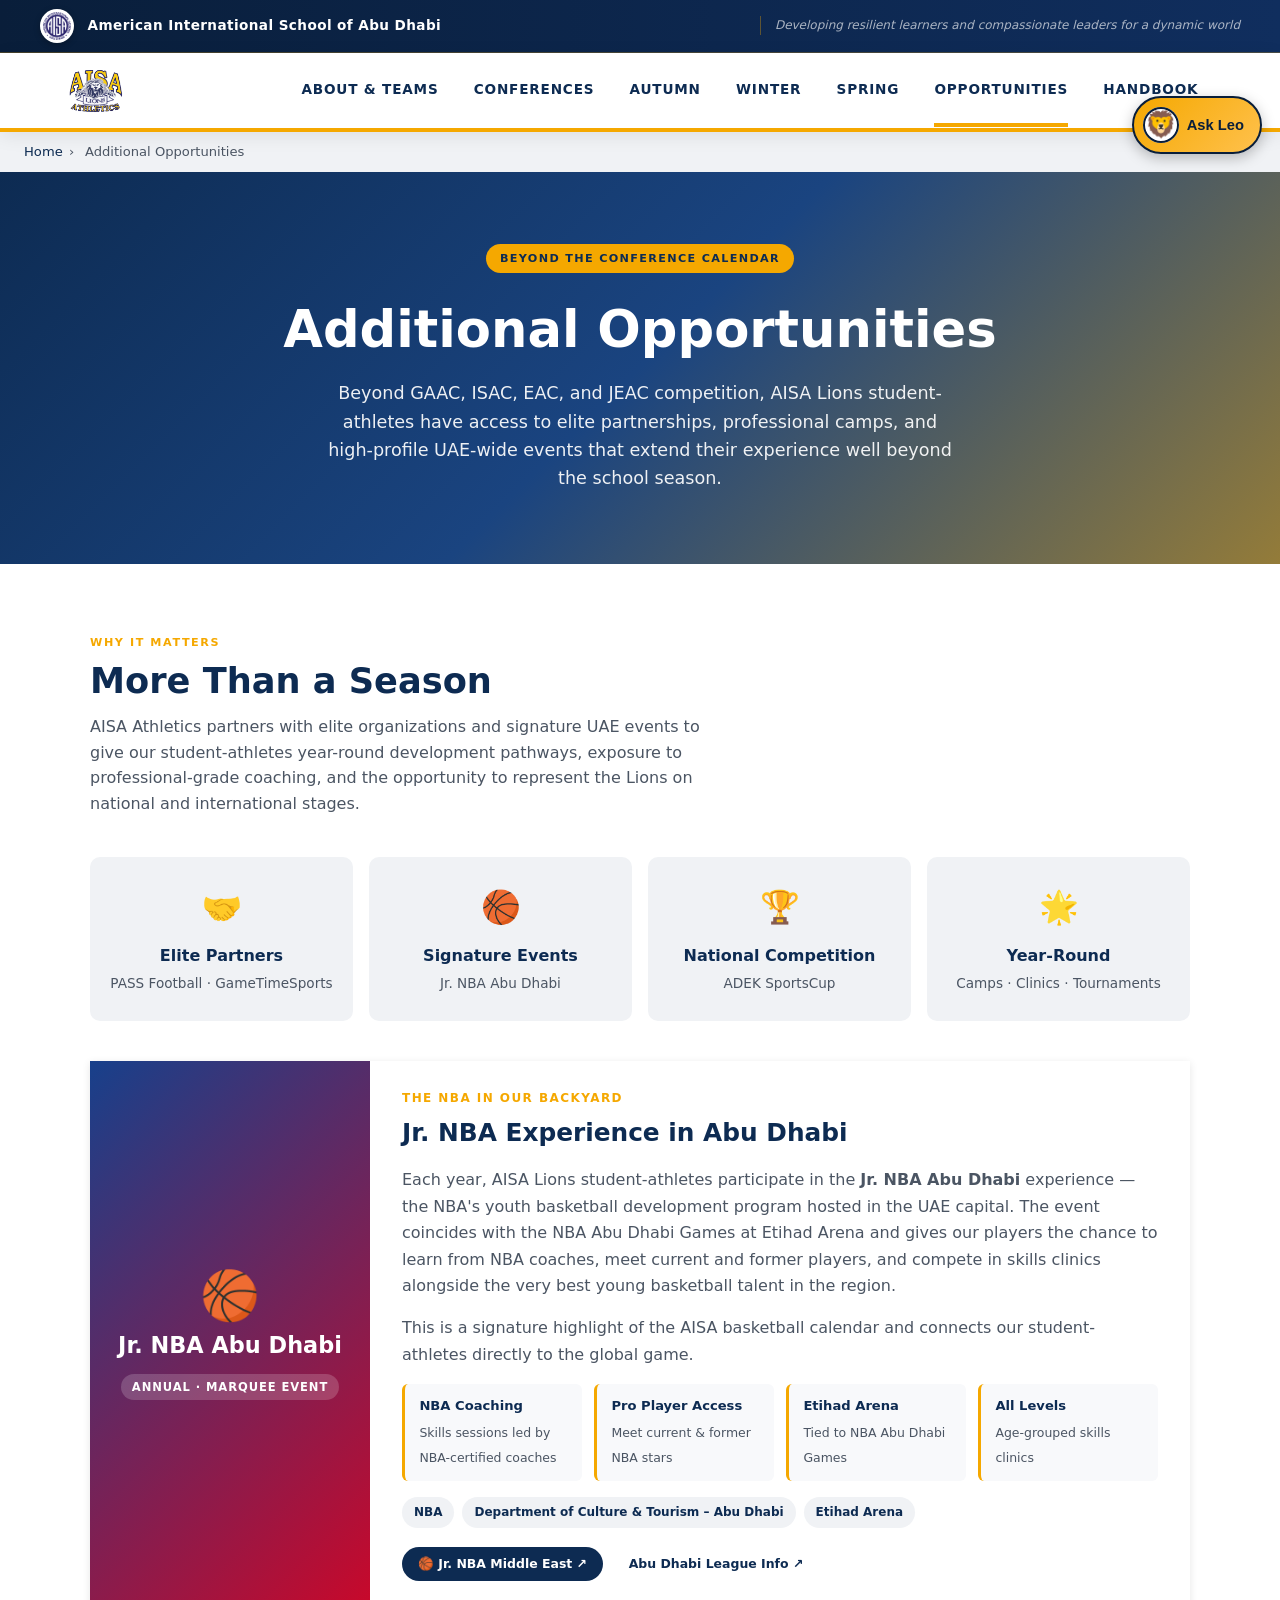
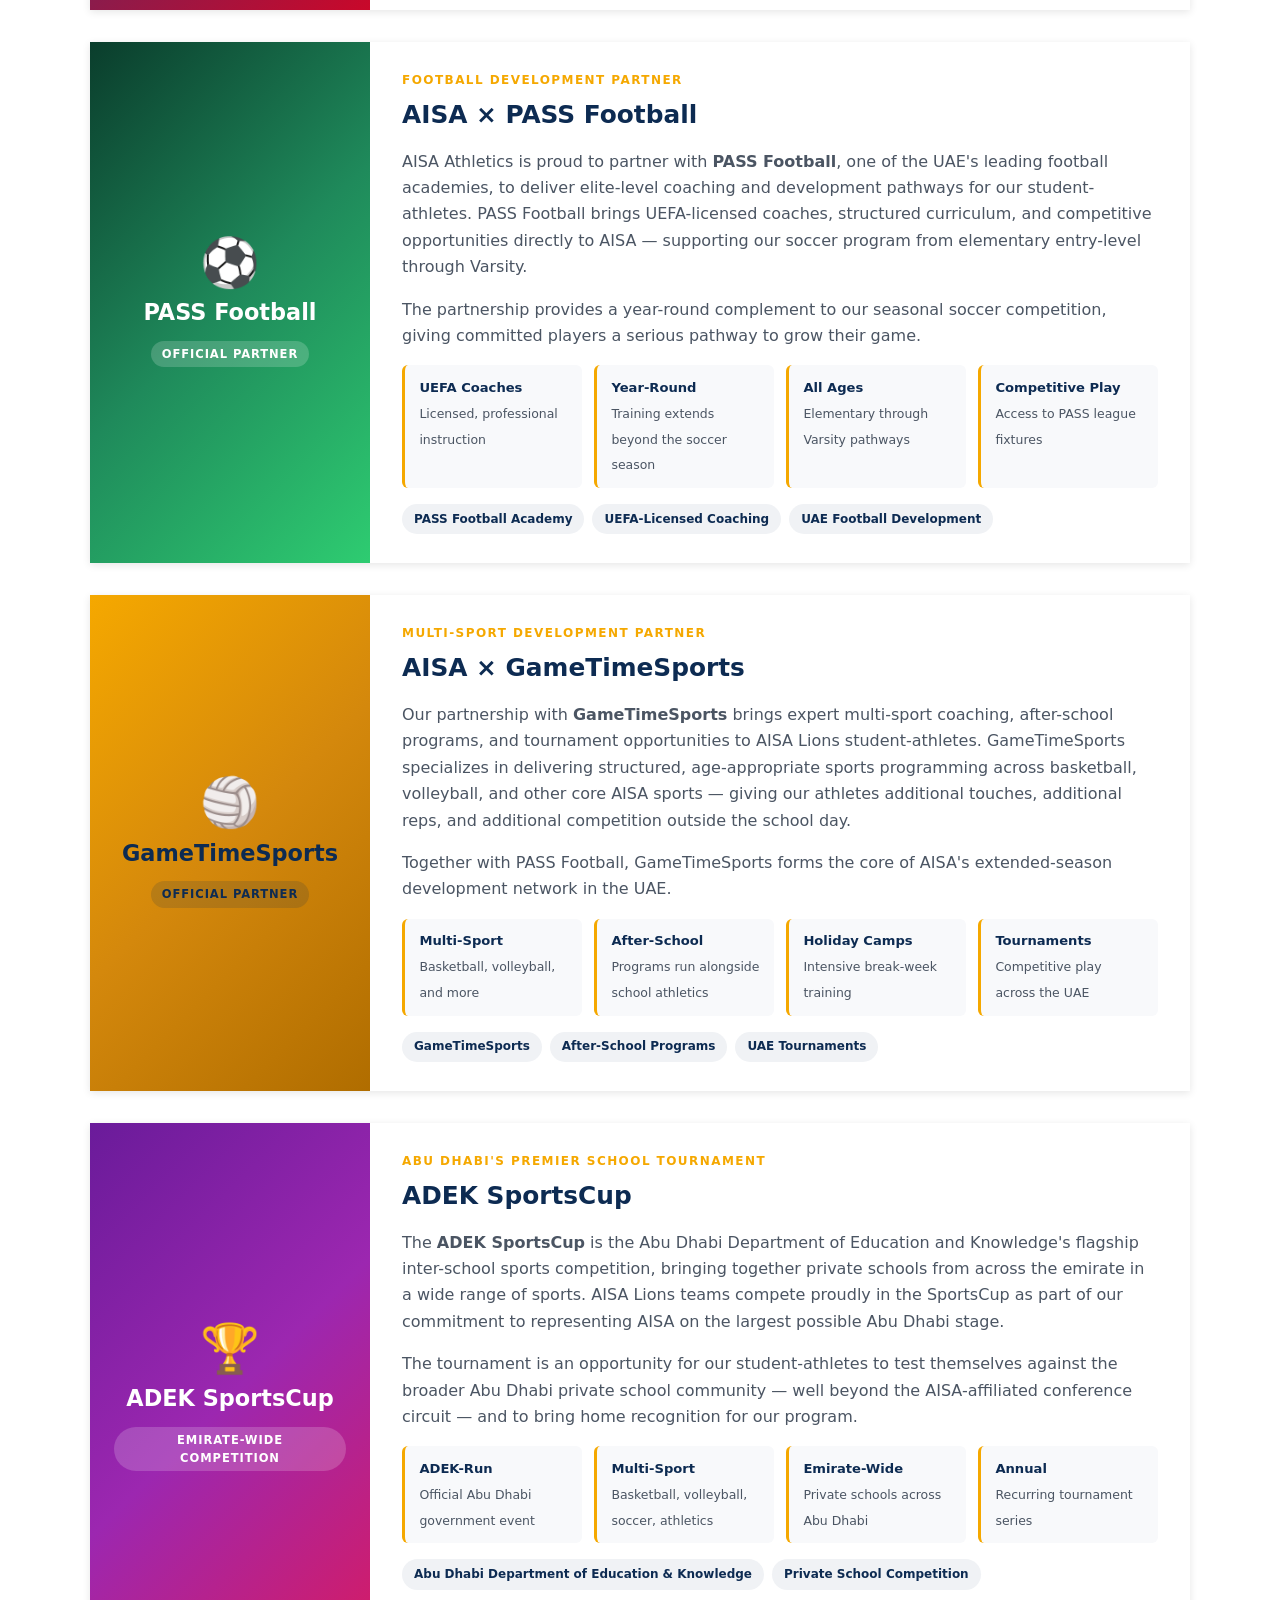
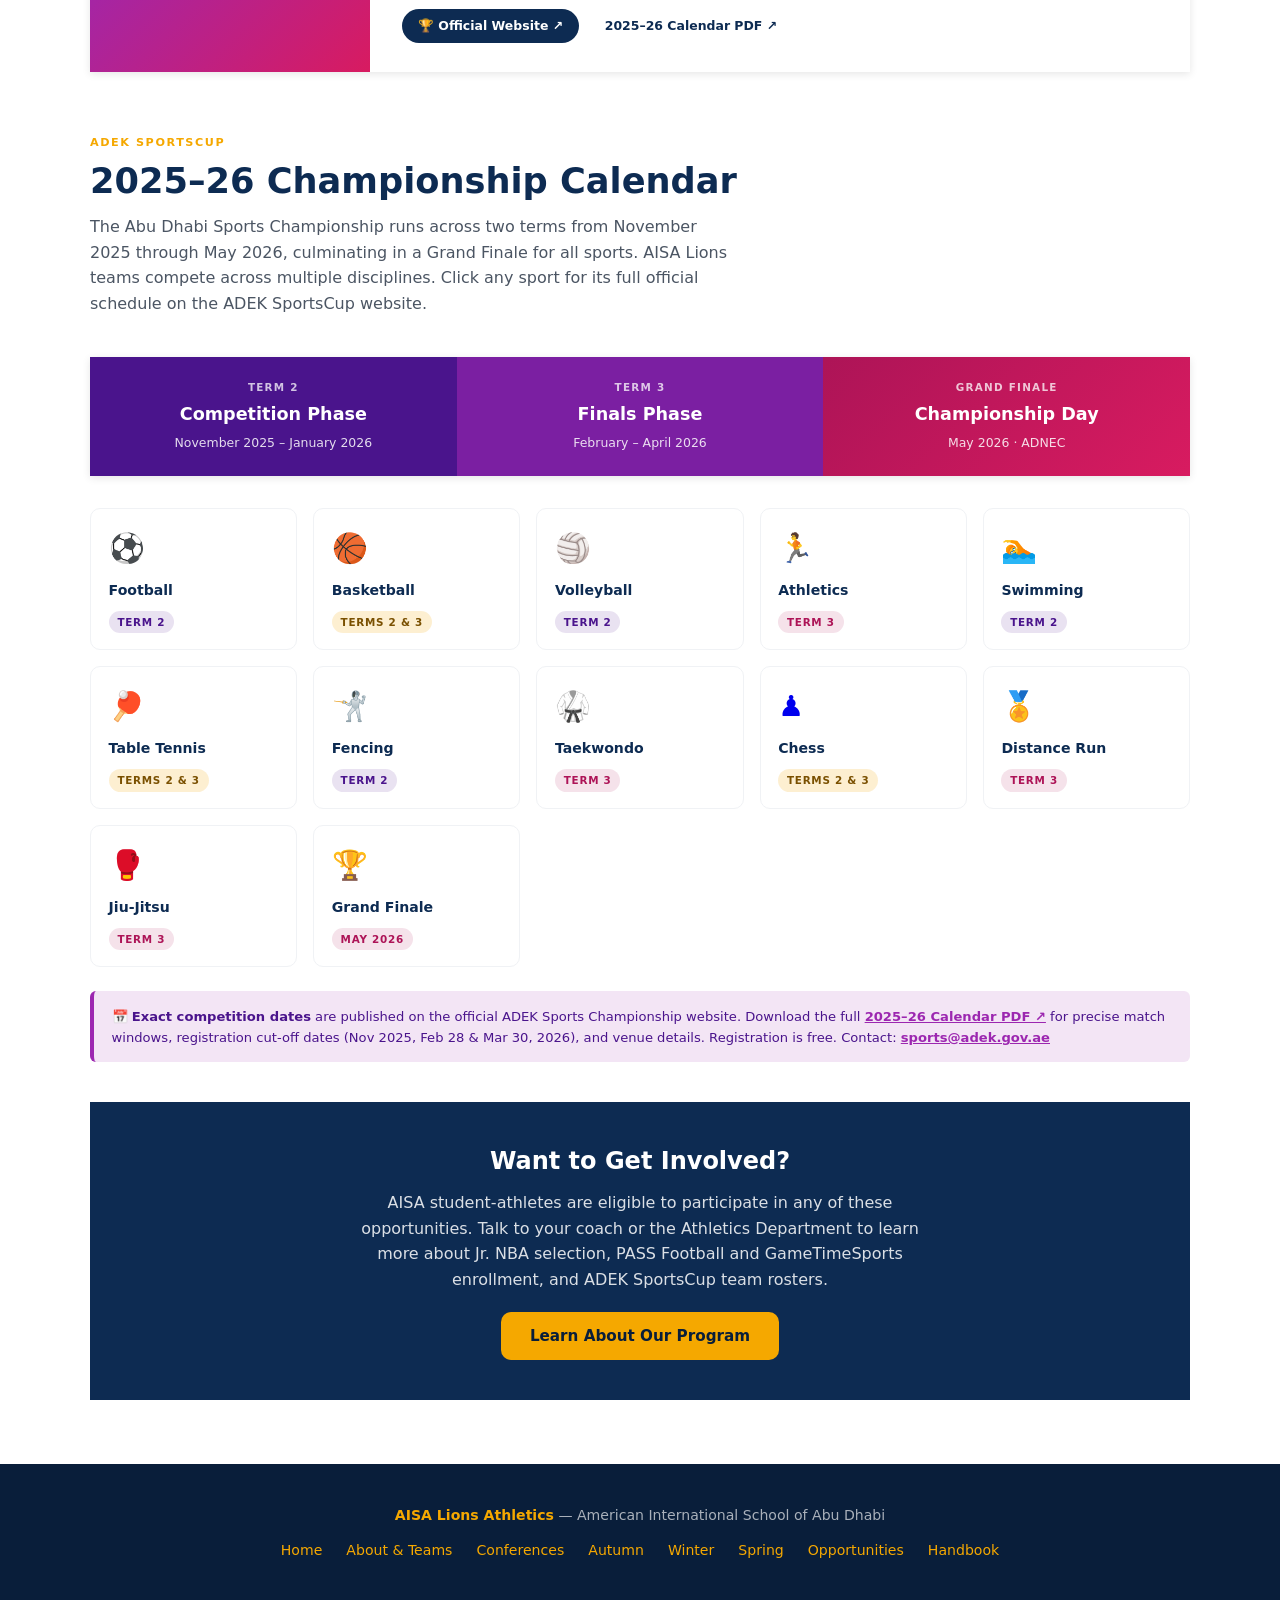
<file: opportunities.html>
<!DOCTYPE html>
<html lang="en">
<head>
  <meta charset="UTF-8" />
  <meta name="viewport" content="width=device-width, initial-scale=1.0" />
  <title>Additional Opportunities – AISA Lions Athletics</title>
  <link rel="stylesheet" href="styles.css" />
  <style>
    .opp-hero {
      background: linear-gradient(135deg, #0d2b52 0%, #1a4480 50%, #f5a800 140%);
      padding: 4.5rem 1.5rem;
      color: var(--white);
      text-align: center;
    }
    .opp-hero h1 { font-size: clamp(2rem, 5vw, 3.2rem); font-weight: 900; margin-bottom: .5rem; }
    .opp-hero p  { font-size: 1.1rem; opacity: .92; max-width: 640px; margin: 0 auto; }
    .opp-eyebrow {
      display:inline-block; background: var(--gold); color: var(--navy);
      font-size: .7rem; font-weight: 800; letter-spacing: .12em;
      text-transform: uppercase; padding: .35rem .9rem; border-radius: 999px;
      margin-bottom: 1rem;
    }

    .opp-grid {
      display: grid;
      grid-template-columns: 1fr;
      gap: 2rem;
      margin-top: 2.5rem;
    }
    .opp-card {
      background: var(--white);
      border-radius: var(--radius-lg);
      box-shadow: var(--shadow-sm);
      overflow: hidden;
      display: grid;
      grid-template-columns: 280px 1fr;
      transition: transform .25s, box-shadow .25s;
    }
    .opp-card:hover { transform: translateY(-3px); box-shadow: var(--shadow-md); }
    .opp-banner {
      color: var(--white);
      padding: 2rem 1.5rem;
      display: flex;
      flex-direction: column;
      justify-content: center;
      align-items: center;
      text-align: center;
      gap: .6rem;
    }
    .opp-banner .opp-emoji { font-size: 3rem; line-height: 1; }
    .opp-banner h3 { font-size: 1.4rem; font-weight: 800; color: var(--white); margin: 0; }
    .opp-banner .opp-tag {
      background: rgba(255,255,255,.18);
      padding: .25rem .7rem;
      border-radius: 999px;
      font-size: .72rem;
      font-weight: 700;
      letter-spacing: .08em;
      text-transform: uppercase;
    }

    .opp-banner.jrnba    { background: linear-gradient(135deg, #17408b, #c9082a); }
    .opp-banner.pass     { background: linear-gradient(135deg, #0a3d2c, #1f8a5b, #2ecc71); }
    .opp-banner.gametime { background: linear-gradient(135deg, #f5a800, #d4880c, #b06d00); color: var(--navy); }
    .opp-banner.gametime h3, .opp-banner.gametime .opp-tag { color: var(--navy); }
    .opp-banner.gametime .opp-tag { background: rgba(13,43,82,.15); }
    .opp-banner.adek     { background: linear-gradient(135deg, #6a1b9a, #9c27b0, #d81b60); }

    .opp-body { padding: 1.8rem 2rem; }
    .opp-body h4 {
      font-size: .75rem; font-weight: 800; letter-spacing: .12em;
      text-transform: uppercase; color: var(--gold); margin-bottom: .3rem;
    }
    .opp-body h2 { font-size: 1.55rem; font-weight: 800; color: var(--navy); margin-bottom: .9rem; }
    .opp-body p  { color: var(--gray-600); margin-bottom: 1rem; line-height: 1.65; }
    .opp-features {
      display: grid;
      grid-template-columns: repeat(auto-fit, minmax(140px, 1fr));
      gap: .75rem;
      margin-top: 1rem;
    }
    .opp-feature {
      background: var(--off-white);
      border-left: 3px solid var(--gold);
      padding: .7rem .9rem;
      border-radius: 6px;
    }
    .opp-feature strong { display:block; color: var(--navy); font-size: .82rem; margin-bottom: .15rem; }
    .opp-feature span   { font-size: .78rem; color: var(--gray-600); }

    .partner-strip {
      display:flex; flex-wrap:wrap; gap:.5rem; margin-top: 1rem;
    }
    .partner-pill {
      background: var(--gray-100);
      color: var(--navy);
      font-size: .75rem; font-weight: 600;
      padding: .35rem .75rem;
      border-radius: 999px;
    }

    .opp-cta {
      background: var(--navy);
      color: var(--white);
      border-radius: var(--radius-lg);
      padding: 2.5rem 2rem;
      text-align: center;
      margin-top: 2.5rem;
    }
    .opp-cta h3 { font-size: 1.5rem; font-weight: 800; color: var(--white); margin-bottom: .6rem; }
    .opp-cta p  { color: rgba(255,255,255,.85); max-width: 560px; margin: 0 auto 1.2rem; }

    .ext-link-row { display: flex; flex-wrap: wrap; gap: .6rem; margin-top: 1.2rem; }
    .ext-link-row a {
      display: inline-flex; align-items: center; gap: .35rem;
      background: var(--navy); color: var(--white);
      font-size: .78rem; font-weight: 700;
      padding: .45rem 1rem; border-radius: 999px;
      text-decoration: none; transition: background .2s, transform .15s;
    }
    .ext-link-row a:hover { background: var(--gold); color: var(--navy); transform: translateY(-1px); }
    .ext-link-row a.outline {
      background: transparent; color: var(--navy);
      border: 1.5px solid var(--gray-200);
    }
    .ext-link-row a.outline:hover { border-color: var(--gold); background: var(--gold); color: var(--navy); }

    /* ADEK Calendar */
    .adek-calendar { margin-top: 3.5rem; scroll-margin-top: 100px; }
    .term-timeline {
      display: grid; grid-template-columns: repeat(3, 1fr);
      border-radius: var(--radius-lg); overflow: hidden;
      margin: 1.5rem 0 2rem; box-shadow: var(--shadow-sm);
    }
    .term-block { padding: 1.4rem 1.2rem; text-align: center; }
    .term-block .tb-label { font-size: .65rem; font-weight: 800; letter-spacing: .12em; text-transform: uppercase; opacity: .75; margin-bottom: .3rem; }
    .term-block .tb-name  { font-size: 1.1rem; font-weight: 900; margin-bottom: .3rem; }
    .term-block .tb-dates { font-size: .78rem; opacity: .85; }
    .term-block.t2       { background: #4a148c; color: #fff; }
    .term-block.t3       { background: #7b1fa2; color: #fff; }
    .term-block.finale   { background: linear-gradient(135deg, #ad1457, #d81b60); color: #fff; }
    .term-arrow { display:flex; align-items:center; justify-content:center; background:#ede7f6; font-size:1.2rem; color:#7b1fa2; }

    .adek-sports-grid {
      display: grid;
      grid-template-columns: repeat(auto-fill, minmax(190px, 1fr));
      gap: 1rem; margin-bottom: 1.5rem;
    }
    .adek-sport {
      border: 1.5px solid var(--gray-100); border-radius: 10px;
      padding: 1rem 1.1rem; text-decoration: none; display: block;
      transition: border-color .2s, box-shadow .2s, transform .2s;
      background: var(--white);
    }
    .adek-sport:hover { border-color: #9c27b0; box-shadow: 0 3px 14px rgba(106,27,154,.13); transform: translateY(-2px); }
    .adek-sport .sp-em   { font-size: 1.8rem; display: block; margin-bottom: .5rem; }
    .adek-sport .sp-name { font-weight: 700; color: var(--navy); font-size: .88rem; display: block; margin-bottom: .4rem; }
    .adek-sport .sp-term {
      display: inline-block; font-size: .65rem; font-weight: 800;
      letter-spacing: .07em; text-transform: uppercase;
      padding: .18rem .55rem; border-radius: 999px;
    }
    .sp-term.t2   { background: rgba(74,20,140,.12); color: #4a148c; }
    .sp-term.t3   { background: rgba(173,20,87,.12);  color: #ad1457; }
    .sp-term.both { background: rgba(245,168,0,.18);  color: #7a5000; }

    .adek-cal-note {
      background: #f3e5f5; border-left: 4px solid #9c27b0;
      padding: .9rem 1.1rem; border-radius: 6px;
      font-size: .82rem; color: #4a148c; margin-top: 1.5rem;
    }
    .adek-cal-note a { color: #9c27b0; font-weight: 700; }

    @media (max-width: 760px) {
      .opp-card { grid-template-columns: 1fr; }
      .opp-banner { padding: 1.5rem 1rem; }
      .opp-body { padding: 1.4rem 1.2rem; }
      .term-timeline { grid-template-columns: 1fr; }
      .term-arrow { display: none; }
    }
  </style>
</head>
<body>

  <!-- AISA SITE HEADER -->
  <header class="site-header">
    <div class="top-bar">
      <div class="top-bar-inner">
        <img src="AISAOfficalLogo.png" alt="AISA – American International School of Abu Dhabi" class="official-logo" />
        <span class="school-name">American International School of Abu Dhabi</span>
        <span class="top-bar-tagline">Developing resilient learners and compassionate leaders for a dynamic world</span>
      </div>
    </div>
    <nav class="main-nav" aria-label="Primary">
      <div class="main-nav-inner">
        <a href="index.html" class="lions-brand" aria-label="AISA Lions Athletics — Home">
          <img src="GAAC%20Logos(WebsiteVersion)/AISA/AISALionsLogo%20%20copy.png" alt="AISA Lions Athletics" />
        </a>
        <input type="checkbox" id="nav-toggle-checkbox" />
        <label for="nav-toggle-checkbox" class="nav-toggle" aria-label="Toggle navigation">☰</label>
        <ul class="nav-links">
          <li><a href="purpose.html">About &amp; Teams</a></li>
          <li><a href="conferences.html">Conferences</a></li>
          <li><a href="autumn.html">Autumn</a></li>
          <li><a href="winter.html">Winter</a></li>
          <li><a href="spring.html">Spring</a></li>
          <li><a href="opportunities.html" class="active">Opportunities</a></li>
          <li><a href="handbook.html">Handbook</a></li>
        </ul>
      </div>
    </nav>
  </header>

  <!-- BREADCRUMB -->
  <div class="breadcrumb">
    <a href="index.html">Home</a><span>›</span> Additional Opportunities
  </div>

  <!-- HERO -->
  <div class="opp-hero">
    <span class="opp-eyebrow">Beyond the Conference Calendar</span>
    <h1>Additional Opportunities</h1>
    <p>Beyond GAAC, ISAC, EAC, and JEAC competition, AISA Lions student-athletes have access to elite partnerships, professional camps, and high-profile UAE-wide events that extend their experience well beyond the school season.</p>
  </div>

  <!-- INTRO -->
  <section>
    <div class="container">
      <div class="section-label">Why It Matters</div>
      <h2 class="section-title">More Than a Season</h2>
      <p class="section-sub">AISA Athletics partners with elite organizations and signature UAE events to give our student-athletes year-round development pathways, exposure to professional-grade coaching, and the opportunity to represent the Lions on national and international stages.</p>

      <div style="display:grid; grid-template-columns:repeat(auto-fit,minmax(180px,1fr)); gap:1rem; margin: 2rem 0;">
        <div class="value-item">
          <span class="icon">🤝</span>
          <h4>Elite Partners</h4>
          <p>PASS Football · GameTimeSports</p>
        </div>
        <div class="value-item">
          <span class="icon">🏀</span>
          <h4>Signature Events</h4>
          <p>Jr. NBA Abu Dhabi</p>
        </div>
        <div class="value-item">
          <span class="icon">🏆</span>
          <h4>National Competition</h4>
          <p>ADEK SportsCup</p>
        </div>
        <div class="value-item">
          <span class="icon">🌟</span>
          <h4>Year-Round</h4>
          <p>Camps · Clinics · Tournaments</p>
        </div>
      </div>

      <!-- OPPORTUNITY CARDS -->
      <div class="opp-grid">

        <!-- JR NBA -->
        <div class="opp-card">
          <div class="opp-banner jrnba">
            <span class="opp-emoji">🏀</span>
            <h3>Jr. NBA Abu Dhabi</h3>
            <span class="opp-tag">Annual · Marquee Event</span>
          </div>
          <div class="opp-body">
            <h4>The NBA in Our Backyard</h4>
            <h2>Jr. NBA Experience in Abu Dhabi</h2>
            <p>Each year, AISA Lions student-athletes participate in the <strong>Jr. NBA Abu Dhabi</strong> experience — the NBA's youth basketball development program hosted in the UAE capital. The event coincides with the NBA Abu Dhabi Games at Etihad Arena and gives our players the chance to learn from NBA coaches, meet current and former players, and compete in skills clinics alongside the very best young basketball talent in the region.</p>
            <p>This is a signature highlight of the AISA basketball calendar and connects our student-athletes directly to the global game.</p>
            <div class="opp-features">
              <div class="opp-feature"><strong>NBA Coaching</strong><span>Skills sessions led by NBA-certified coaches</span></div>
              <div class="opp-feature"><strong>Pro Player Access</strong><span>Meet current & former NBA stars</span></div>
              <div class="opp-feature"><strong>Etihad Arena</strong><span>Tied to NBA Abu Dhabi Games</span></div>
              <div class="opp-feature"><strong>All Levels</strong><span>Age-grouped skills clinics</span></div>
            </div>
            <div class="partner-strip">
              <span class="partner-pill">NBA</span>
              <span class="partner-pill">Department of Culture &amp; Tourism – Abu Dhabi</span>
              <span class="partner-pill">Etihad Arena</span>
            </div>
            <div class="ext-link-row">
              <a href="https://jr.nba.com/international/home/middle-east/jr-nba-league-me/" target="_blank" rel="noopener">
                🏀 Jr. NBA Middle East ↗
              </a>
              <a href="https://www.mediaoffice.abudhabi/en/topic/jr-nba-abu-dhabi-league/" target="_blank" rel="noopener" class="outline">
                Abu Dhabi League Info ↗
              </a>
            </div>
          </div>
        </div>

        <!-- PASS FOOTBALL -->
        <div class="opp-card">
          <div class="opp-banner pass">
            <span class="opp-emoji">⚽</span>
            <h3>PASS Football</h3>
            <span class="opp-tag">Official Partner</span>
          </div>
          <div class="opp-body">
            <h4>Football Development Partner</h4>
            <h2>AISA × PASS Football</h2>
            <p>AISA Athletics is proud to partner with <strong>PASS Football</strong>, one of the UAE's leading football academies, to deliver elite-level coaching and development pathways for our student-athletes. PASS Football brings UEFA-licensed coaches, structured curriculum, and competitive opportunities directly to AISA — supporting our soccer program from elementary entry-level through Varsity.</p>
            <p>The partnership provides a year-round complement to our seasonal soccer competition, giving committed players a serious pathway to grow their game.</p>
            <div class="opp-features">
              <div class="opp-feature"><strong>UEFA Coaches</strong><span>Licensed, professional instruction</span></div>
              <div class="opp-feature"><strong>Year-Round</strong><span>Training extends beyond the soccer season</span></div>
              <div class="opp-feature"><strong>All Ages</strong><span>Elementary through Varsity pathways</span></div>
              <div class="opp-feature"><strong>Competitive Play</strong><span>Access to PASS league fixtures</span></div>
            </div>
            <div class="partner-strip">
              <span class="partner-pill">PASS Football Academy</span>
              <span class="partner-pill">UEFA-Licensed Coaching</span>
              <span class="partner-pill">UAE Football Development</span>
            </div>
          </div>
        </div>

        <!-- GAMETIMESPORTS -->
        <div class="opp-card">
          <div class="opp-banner gametime">
            <span class="opp-emoji">🏐</span>
            <h3>GameTimeSports</h3>
            <span class="opp-tag">Official Partner</span>
          </div>
          <div class="opp-body">
            <h4>Multi-Sport Development Partner</h4>
            <h2>AISA × GameTimeSports</h2>
            <p>Our partnership with <strong>GameTimeSports</strong> brings expert multi-sport coaching, after-school programs, and tournament opportunities to AISA Lions student-athletes. GameTimeSports specializes in delivering structured, age-appropriate sports programming across basketball, volleyball, and other core AISA sports — giving our athletes additional touches, additional reps, and additional competition outside the school day.</p>
            <p>Together with PASS Football, GameTimeSports forms the core of AISA's extended-season development network in the UAE.</p>
            <div class="opp-features">
              <div class="opp-feature"><strong>Multi-Sport</strong><span>Basketball, volleyball, and more</span></div>
              <div class="opp-feature"><strong>After-School</strong><span>Programs run alongside school athletics</span></div>
              <div class="opp-feature"><strong>Holiday Camps</strong><span>Intensive break-week training</span></div>
              <div class="opp-feature"><strong>Tournaments</strong><span>Competitive play across the UAE</span></div>
            </div>
            <div class="partner-strip">
              <span class="partner-pill">GameTimeSports</span>
              <span class="partner-pill">After-School Programs</span>
              <span class="partner-pill">UAE Tournaments</span>
            </div>
          </div>
        </div>

        <!-- ADEK SPORTSCUP -->
        <div class="opp-card">
          <div class="opp-banner adek">
            <span class="opp-emoji">🏆</span>
            <h3>ADEK SportsCup</h3>
            <span class="opp-tag">Emirate-Wide Competition</span>
          </div>
          <div class="opp-body">
            <h4>Abu Dhabi's Premier School Tournament</h4>
            <h2>ADEK SportsCup</h2>
            <p>The <strong>ADEK SportsCup</strong> is the Abu Dhabi Department of Education and Knowledge's flagship inter-school sports competition, bringing together private schools from across the emirate in a wide range of sports. AISA Lions teams compete proudly in the SportsCup as part of our commitment to representing AISA on the largest possible Abu Dhabi stage.</p>
            <p>The tournament is an opportunity for our student-athletes to test themselves against the broader Abu Dhabi private school community — well beyond the AISA-affiliated conference circuit — and to bring home recognition for our program.</p>
            <div class="opp-features">
              <div class="opp-feature"><strong>ADEK-Run</strong><span>Official Abu Dhabi government event</span></div>
              <div class="opp-feature"><strong>Multi-Sport</strong><span>Basketball, volleyball, soccer, athletics</span></div>
              <div class="opp-feature"><strong>Emirate-Wide</strong><span>Private schools across Abu Dhabi</span></div>
              <div class="opp-feature"><strong>Annual</strong><span>Recurring tournament series</span></div>
            </div>
            <div class="partner-strip">
              <span class="partner-pill">Abu Dhabi Department of Education &amp; Knowledge</span>
              <span class="partner-pill">Private School Competition</span>
            </div>
            <div class="ext-link-row">
              <a href="https://sportscup.adek.ae/" target="_blank" rel="noopener">
                🏆 Official Website ↗
              </a>
              <a href="https://sportscup.adek.ae/documents/d/ad-sports-cup/ad-sports-championship-calendar-202526" target="_blank" rel="noopener" class="outline">
                2025–26 Calendar PDF ↗
              </a>
            </div>
          </div>
        </div>

      </div>

      <!-- ADEK CALENDAR -->
      <div class="adek-calendar" id="adek-calendar">
        <div class="section-label">ADEK SportsCup</div>
        <h2 class="section-title">2025–26 Championship Calendar</h2>
        <p class="section-sub">The Abu Dhabi Sports Championship runs across two terms from November 2025 through May 2026, culminating in a Grand Finale for all sports. AISA Lions teams compete across multiple disciplines. Click any sport for its full official schedule on the ADEK SportsCup website.</p>

        <!-- TERM TIMELINE -->
        <div class="term-timeline">
          <div class="term-block t2">
            <div class="tb-label">Term 2</div>
            <div class="tb-name">Competition Phase</div>
            <div class="tb-dates">November 2025 – January 2026</div>
          </div>
          <div class="term-block t3">
            <div class="tb-label">Term 3</div>
            <div class="tb-name">Finals Phase</div>
            <div class="tb-dates">February – April 2026</div>
          </div>
          <div class="term-block finale">
            <div class="tb-label">Grand Finale</div>
            <div class="tb-name">Championship Day</div>
            <div class="tb-dates">May 2026 · ADNEC</div>
          </div>
        </div>

        <!-- SPORTS GRID -->
        <div class="adek-sports-grid">
          <a class="adek-sport" href="https://sportscup.adek.ae/w/football" target="_blank" rel="noopener">
            <span class="sp-em">⚽</span>
            <span class="sp-name">Football</span>
            <span class="sp-term t2">Term 2</span>
          </a>
          <a class="adek-sport" href="https://sportscup.adek.ae/w/basketball" target="_blank" rel="noopener">
            <span class="sp-em">🏀</span>
            <span class="sp-name">Basketball</span>
            <span class="sp-term both">Terms 2 &amp; 3</span>
          </a>
          <a class="adek-sport" href="https://sportscup.adek.ae/w/volleyball" target="_blank" rel="noopener">
            <span class="sp-em">🏐</span>
            <span class="sp-name">Volleyball</span>
            <span class="sp-term t2">Term 2</span>
          </a>
          <a class="adek-sport" href="https://sportscup.adek.ae/w/athletics" target="_blank" rel="noopener">
            <span class="sp-em">🏃</span>
            <span class="sp-name">Athletics</span>
            <span class="sp-term t3">Term 3</span>
          </a>
          <a class="adek-sport" href="https://sportscup.adek.ae/w/swimming" target="_blank" rel="noopener">
            <span class="sp-em">🏊</span>
            <span class="sp-name">Swimming</span>
            <span class="sp-term t2">Term 2</span>
          </a>
          <a class="adek-sport" href="https://sportscup.adek.ae/w/table-tennis" target="_blank" rel="noopener">
            <span class="sp-em">🏓</span>
            <span class="sp-name">Table Tennis</span>
            <span class="sp-term both">Terms 2 &amp; 3</span>
          </a>
          <a class="adek-sport" href="https://sportscup.adek.ae/w/fencing" target="_blank" rel="noopener">
            <span class="sp-em">🤺</span>
            <span class="sp-name">Fencing</span>
            <span class="sp-term t2">Term 2</span>
          </a>
          <a class="adek-sport" href="https://sportscup.adek.ae/w/taekwondo" target="_blank" rel="noopener">
            <span class="sp-em">🥋</span>
            <span class="sp-name">Taekwondo</span>
            <span class="sp-term t3">Term 3</span>
          </a>
          <a class="adek-sport" href="https://sportscup.adek.ae/" target="_blank" rel="noopener">
            <span class="sp-em">♟️</span>
            <span class="sp-name">Chess</span>
            <span class="sp-term both">Terms 2 &amp; 3</span>
          </a>
          <a class="adek-sport" href="https://sportscup.adek.ae/" target="_blank" rel="noopener">
            <span class="sp-em">🏅</span>
            <span class="sp-name">Distance Run</span>
            <span class="sp-term t3">Term 3</span>
          </a>
          <a class="adek-sport" href="https://sportscup.adek.ae/" target="_blank" rel="noopener">
            <span class="sp-em">🥊</span>
            <span class="sp-name">Jiu-Jitsu</span>
            <span class="sp-term t3">Term 3</span>
          </a>
          <a class="adek-sport" href="https://sportscup.adek.ae/" target="_blank" rel="noopener">
            <span class="sp-em">🏆</span>
            <span class="sp-name">Grand Finale</span>
            <span class="sp-term" style="background:rgba(173,20,87,.12);color:#ad1457;">May 2026</span>
          </a>
        </div>

        <div class="adek-cal-note">
          📅 <strong>Exact competition dates</strong> are published on the official ADEK Sports Championship website. Download the full
          <a href="https://sportscup.adek.ae/documents/d/ad-sports-cup/ad-sports-championship-calendar-202526" target="_blank" rel="noopener">2025–26 Calendar PDF ↗</a>
          for precise match windows, registration cut-off dates (Nov 2025, Feb 28 &amp; Mar 30, 2026), and venue details. Registration is free. Contact:
          <a href="mailto:sports@adek.gov.ae">sports@adek.gov.ae</a>
        </div>
      </div>

      <!-- CTA -->
      <div class="opp-cta">
        <h3>Want to Get Involved?</h3>
        <p>AISA student-athletes are eligible to participate in any of these opportunities. Talk to your coach or the Athletics Department to learn more about Jr. NBA selection, PASS Football and GameTimeSports enrollment, and ADEK SportsCup team rosters.</p>
        <a class="btn btn-gold" href="purpose.html">Learn About Our Program</a>
      </div>

    </div>
  </section>

  <!-- FOOTER -->
  <footer>
    <strong>AISA Lions Athletics</strong> — American International School of Abu Dhabi<br>
    <div class="footer-links">
      <a href="index.html">Home</a>
      <a href="purpose.html">About &amp; Teams</a>
      <a href="conferences.html">Conferences</a>
      <a href="autumn.html">Autumn</a>
      <a href="winter.html">Winter</a>
      <a href="spring.html">Spring</a>
      <a href="opportunities.html">Opportunities</a>
      <a href="handbook.html">Handbook</a>
    </div>
  </footer>

  <script src="leo.js" defer></script>
</body>
</html>
</file>
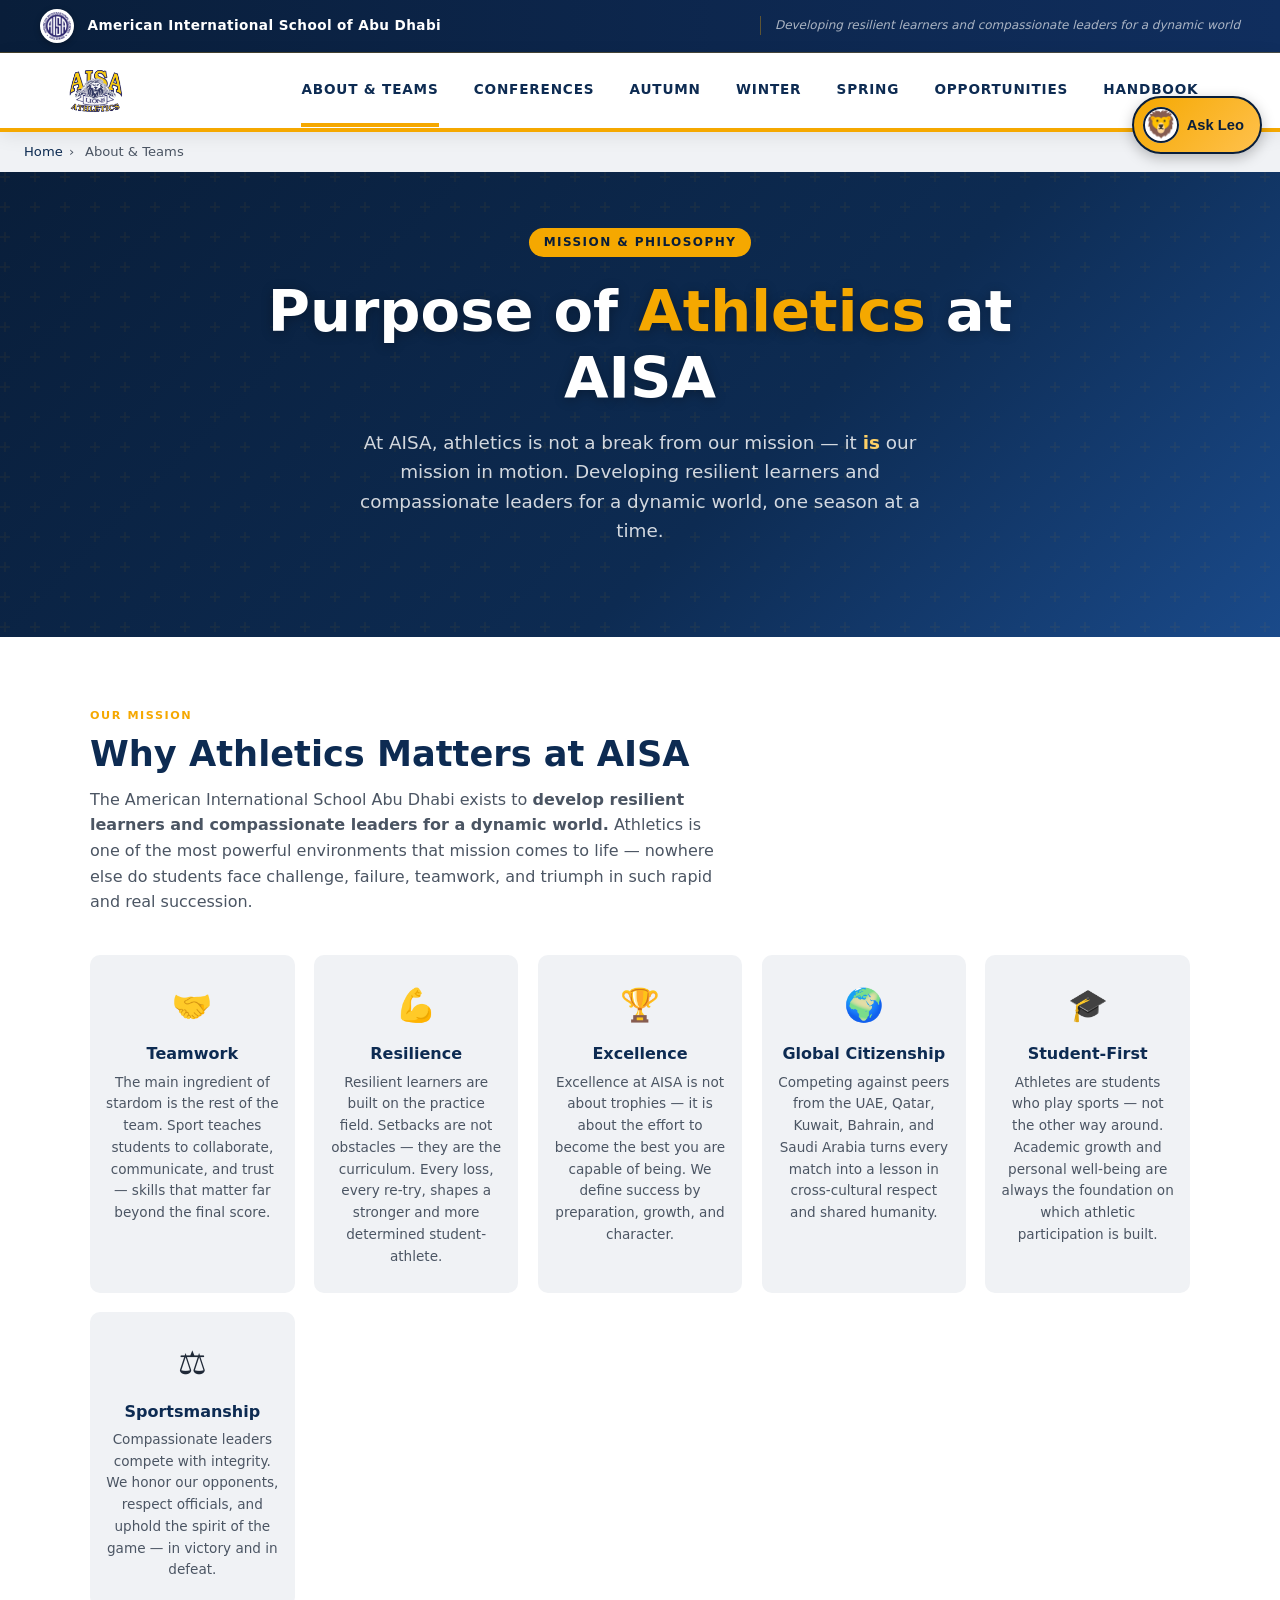
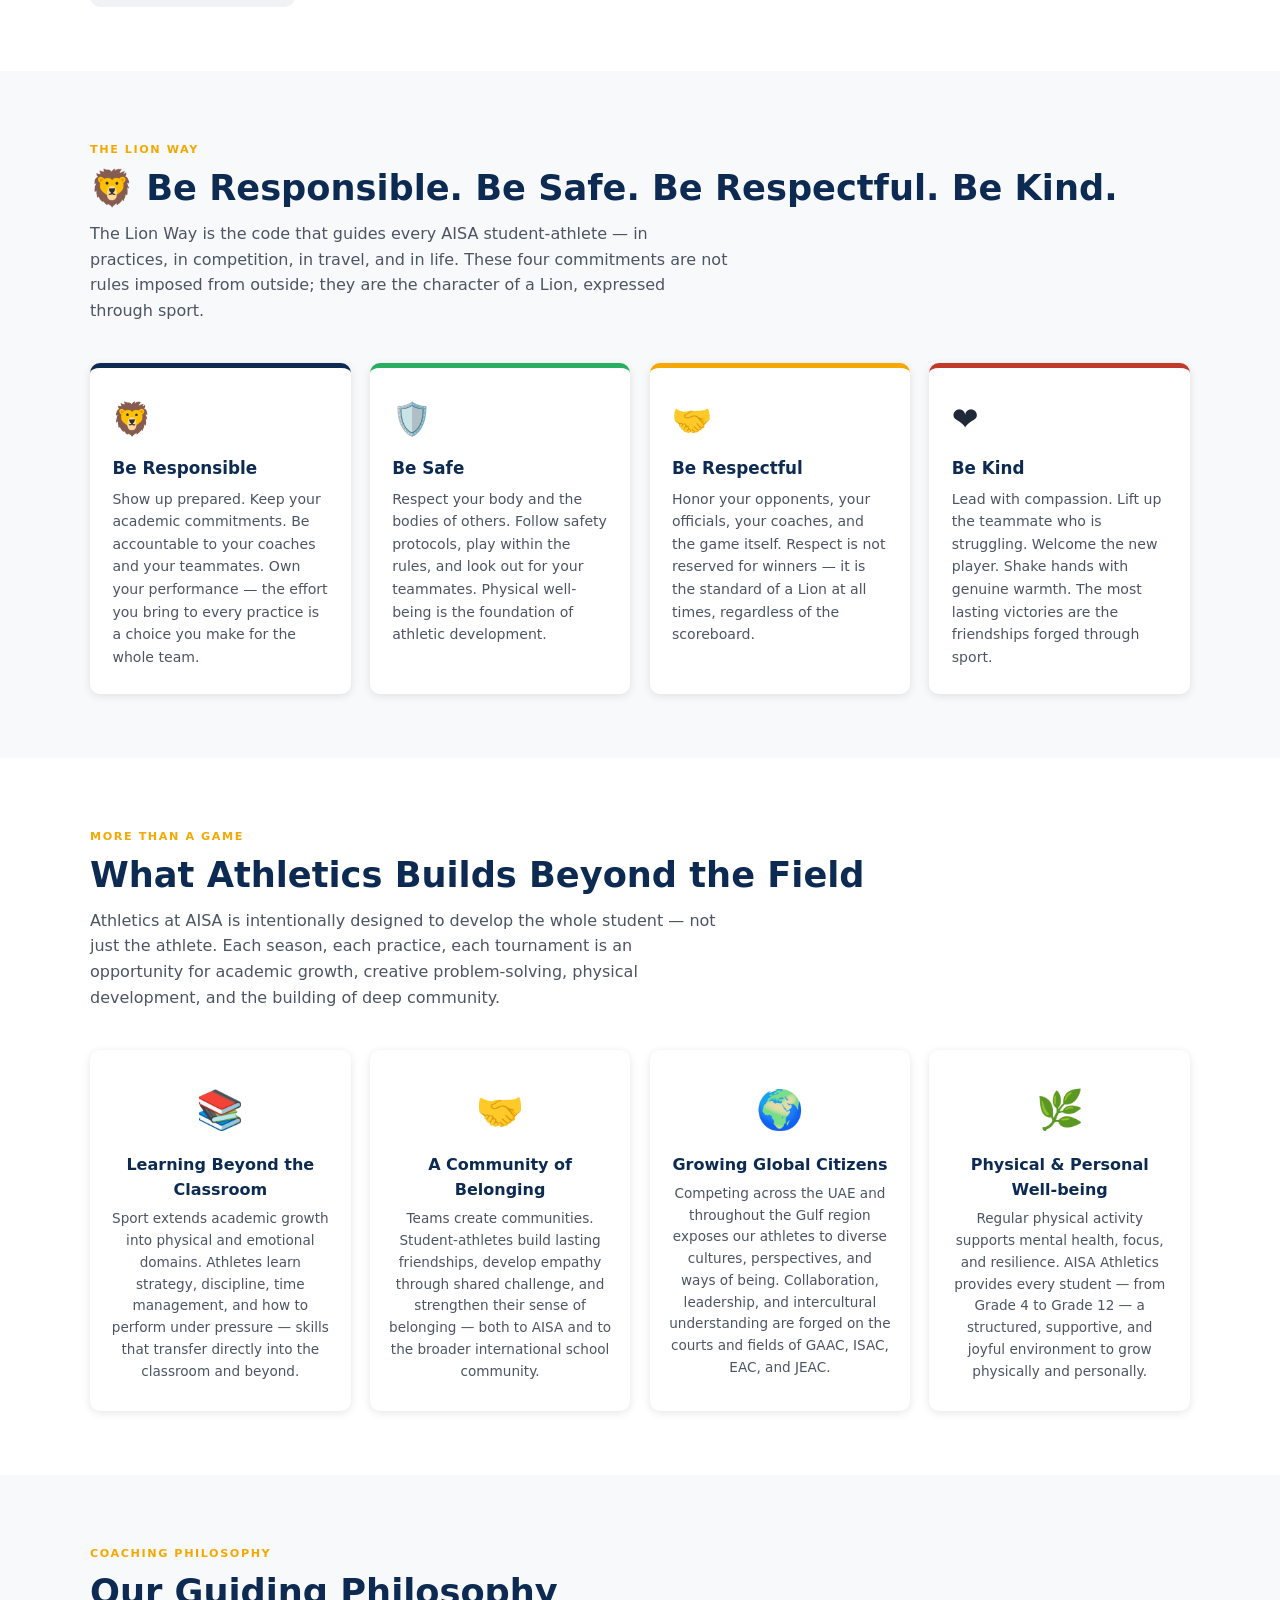
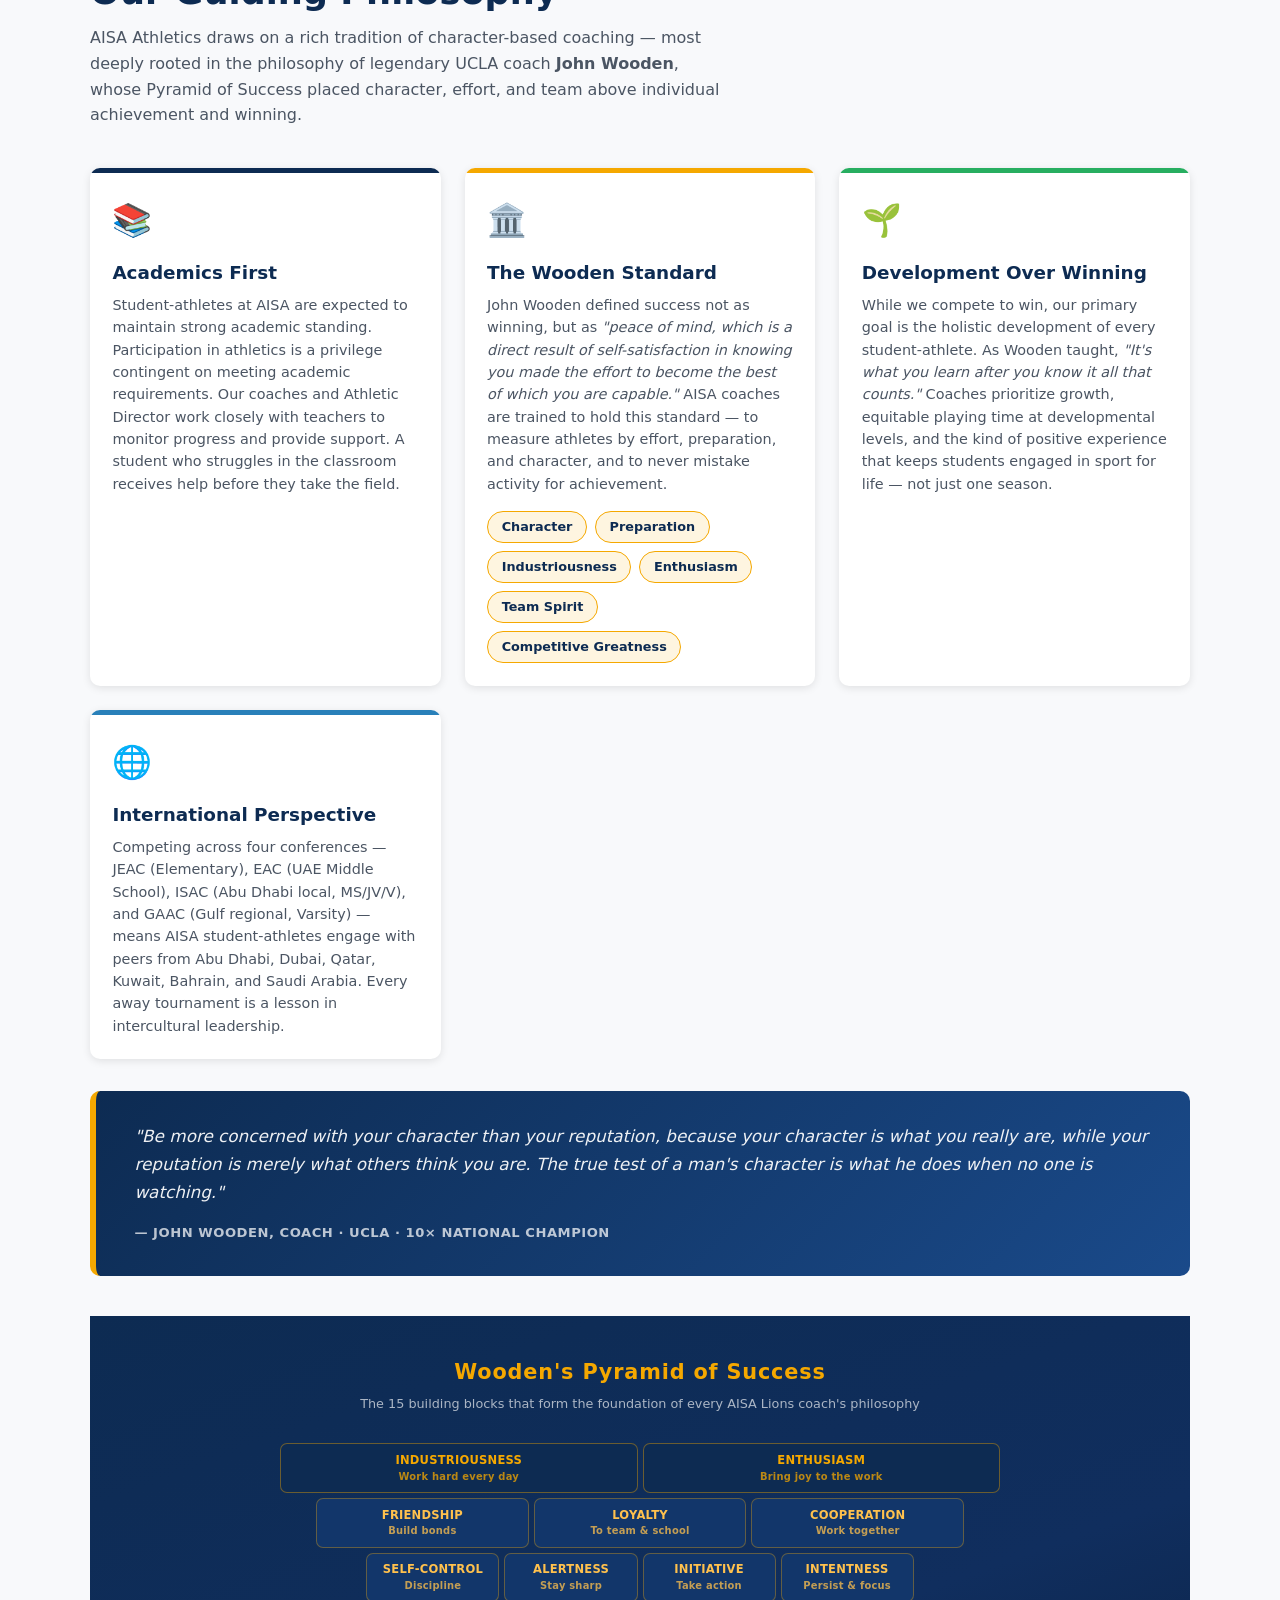
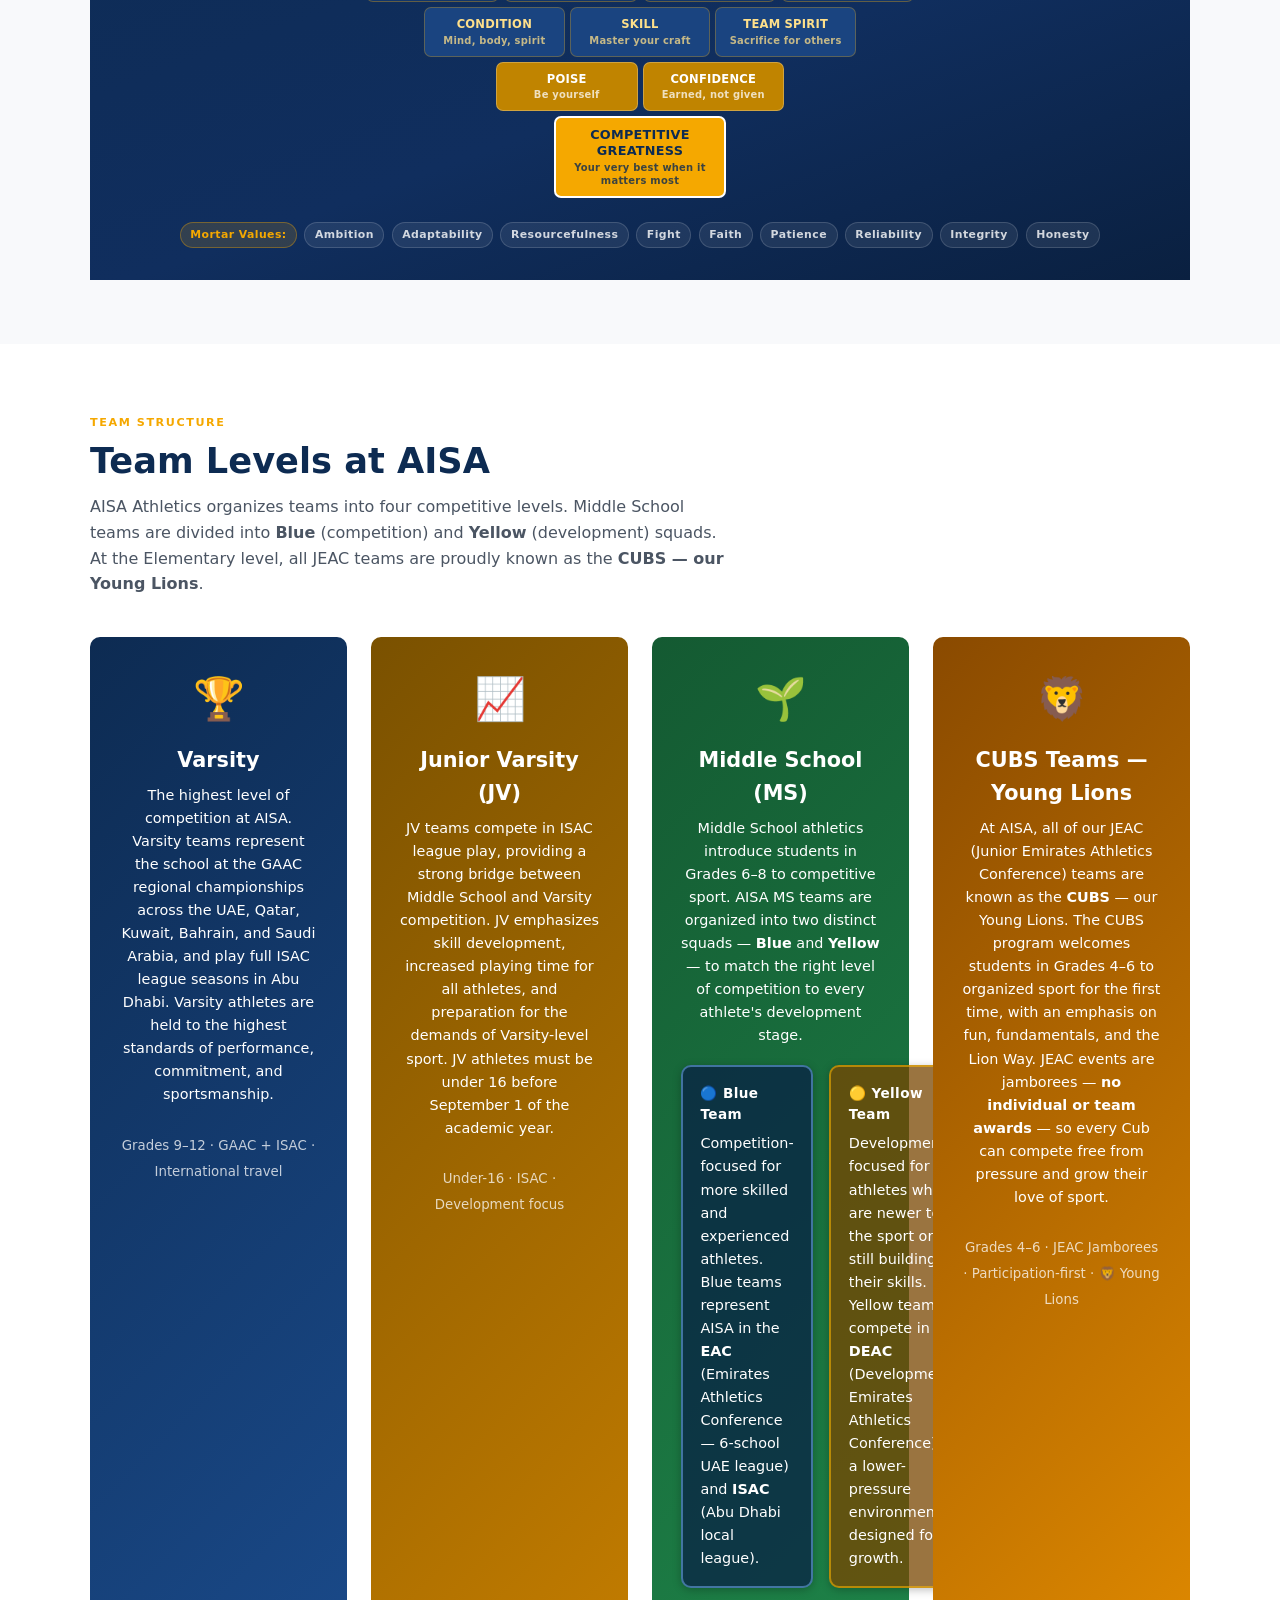
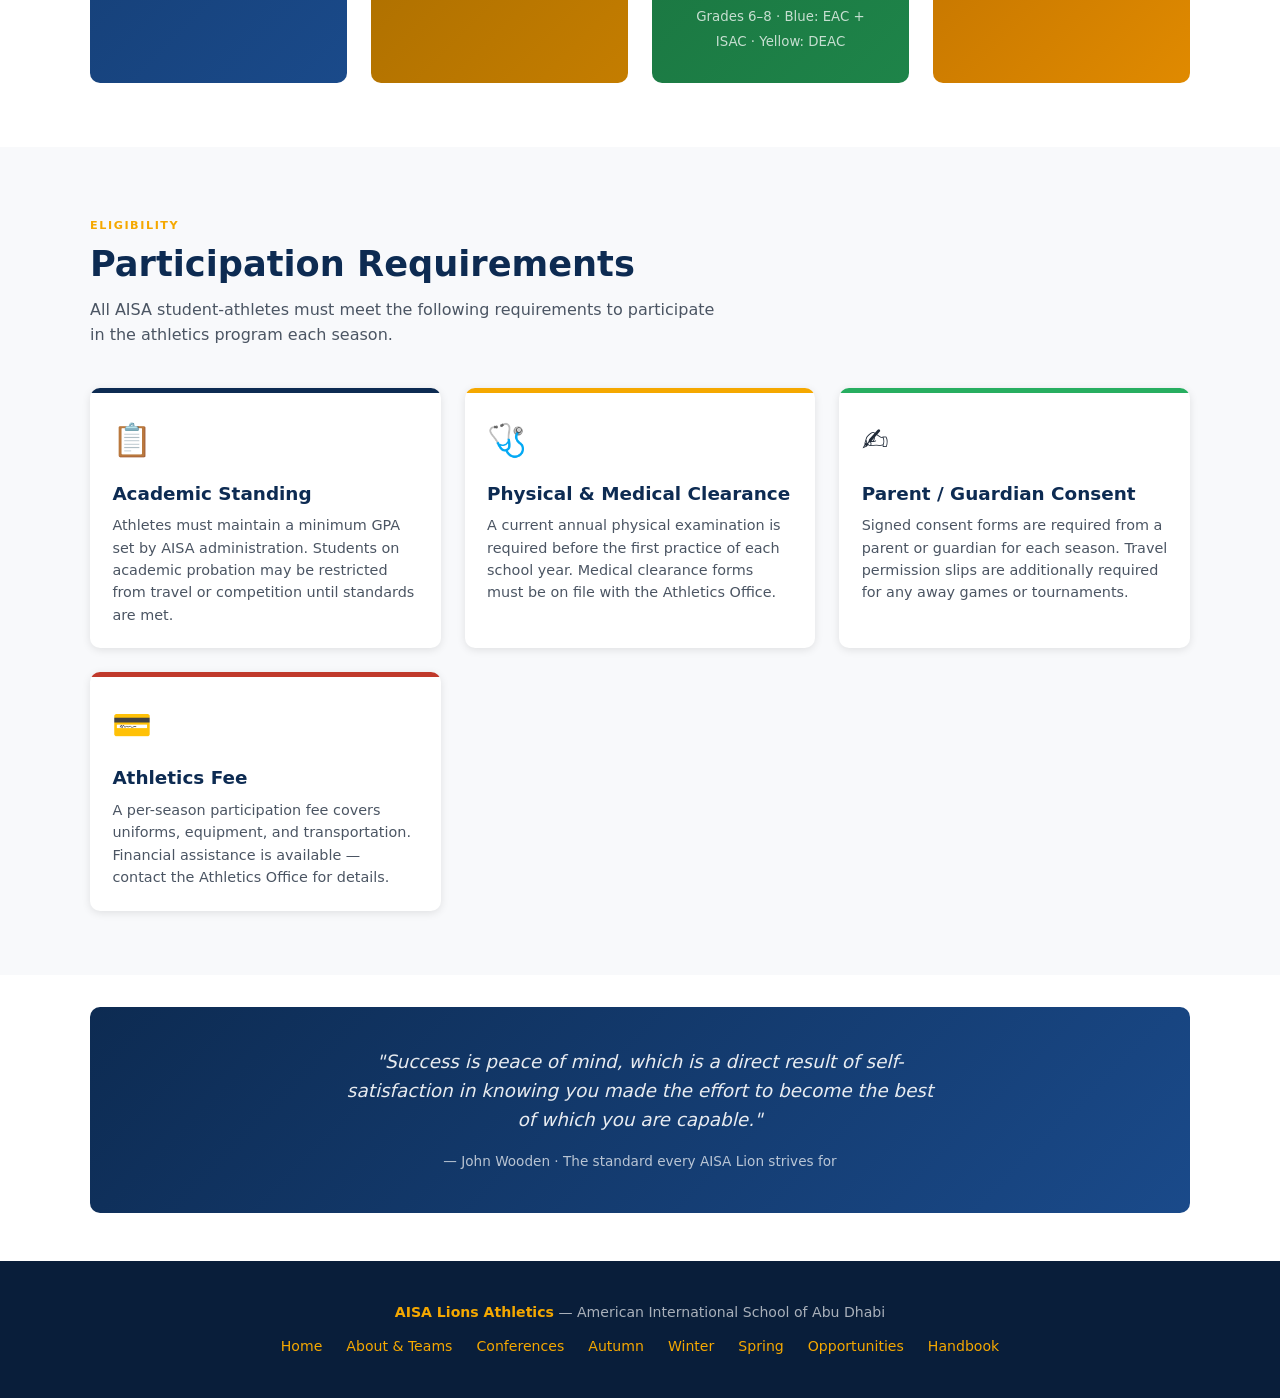
<file: purpose.html>
<!DOCTYPE html>
<html lang="en">
<head>
  <meta charset="UTF-8" />
  <meta name="viewport" content="width=device-width, initial-scale=1.0" />
  <title>Purpose of Athletics – AISA Lions</title>
  <link rel="stylesheet" href="styles.css" />
  <style>
    /* ── MS Blue/Yellow team split ── */
    .ms-team-split {
      display: grid;
      grid-template-columns: 1fr 1fr;
      gap: 1rem;
      margin: 1.1rem 0 .9rem;
      text-align: left;
    }
    .ms-team {
      border-radius: 10px;
      padding: 1rem 1.1rem;
      font-size: .83rem;
      line-height: 1.55;
    }
    .ms-team p { margin: .45rem 0 0; }
    .ms-team-badge {
      display: block;
      font-weight: 800;
      font-size: .85rem;
      letter-spacing: .03em;
      margin-bottom: .2rem;
    }
    .blue-team {
      background: rgba(8,28,70,.7);
      border: 2px solid rgba(120,180,255,.5);
      box-shadow: 0 2px 8px rgba(0,0,0,.25);
    }
    .yellow-team {
      background: rgba(120,70,0,.75);
      border: 2px solid rgba(255,185,0,.55);
      box-shadow: 0 2px 8px rgba(0,0,0,.25);
    }
    @media (max-width: 540px) {
      .ms-team-split { grid-template-columns: 1fr; }
    }

    /* ── Lion Way strip ── */
    .lion-way {
      display: grid;
      grid-template-columns: repeat(auto-fit, minmax(230px, 1fr));
      gap: 1.2rem;
      margin-top: 2rem;
    }
    .lion-way-card {
      border-radius: var(--radius);
      padding: 1.6rem 1.4rem;
      background: var(--white);
      box-shadow: var(--shadow-sm);
      border-top: 5px solid;
      transition: transform .2s, box-shadow .2s;
    }
    .lion-way-card:hover { transform: translateY(-4px); box-shadow: var(--shadow-md); }
    .lion-way-card .lw-icon { font-size: 2rem; margin-bottom: .65rem; display: block; }
    .lion-way-card h4 { font-size: 1.05rem; font-weight: 800; color: var(--navy); margin-bottom: .35rem; }
    .lion-way-card p  { font-size: .88rem; color: var(--gray-600); line-height: 1.6; }
    .lw-responsible { border-color: var(--navy); }
    .lw-safe        { border-color: var(--spring); }
    .lw-respectful  { border-color: var(--gold); }
    .lw-kind        { border-color: var(--autumn); }

    /* ── Wooden Pyramid callout ── */
    .wooden-quote {
      background: linear-gradient(135deg, #0d2b52, #1a4a8a);
      color: var(--white);
      border-radius: var(--radius);
      padding: 2rem 2.4rem;
      margin: 2rem 0 0;
      border-left: 6px solid var(--gold);
    }
    .wooden-quote p {
      font-size: 1.05rem;
      font-style: italic;
      line-height: 1.65;
      margin-bottom: .75rem;
      opacity: .93;
    }
    .wooden-quote cite {
      font-size: .82rem;
      opacity: .72;
      font-style: normal;
      font-weight: 600;
      letter-spacing: .04em;
      text-transform: uppercase;
    }

    /* ── Pillars beyond the field ── */
    .pillars-grid {
      display: grid;
      grid-template-columns: repeat(auto-fit, minmax(210px, 1fr));
      gap: 1.2rem;
      margin-top: 2rem;
    }
    .pillar-card {
      text-align: center;
      padding: 1.8rem 1.2rem;
      border-radius: var(--radius);
      background: var(--white);
      box-shadow: var(--shadow-sm);
      transition: transform .2s, box-shadow .2s;
    }
    .pillar-card:hover { transform: translateY(-4px); box-shadow: var(--shadow-md); }
    .pillar-card .pillar-icon { font-size: 2.4rem; margin-bottom: .7rem; display: block; }
    .pillar-card h4 { font-size: 1rem; font-weight: 800; color: var(--navy); margin-bottom: .35rem; }
    .pillar-card p  { font-size: .85rem; color: var(--gray-600); line-height: 1.6; }

    /* ── Wooden attributes strip ── */
    .wooden-attrs {
      display: flex;
      flex-wrap: wrap;
      gap: .5rem;
      margin-top: 1rem;
    }
    .wooden-attr {
      background: rgba(245,168,0,.12);
      color: var(--navy);
      border: 1.5px solid var(--gold);
      border-radius: 2rem;
      padding: .3rem .85rem;
      font-size: .8rem;
      font-weight: 700;
    }

    /* ── Wooden Pyramid of Success ── */
    .pyramid-wrap {
      background: linear-gradient(160deg, #0d2b52 0%, #102e5e 60%, #0a2040 100%);
      border-radius: var(--radius-lg);
      padding: 2.5rem 1.5rem 2rem;
      margin: 2.5rem 0 0;
    }
    .pyramid-title {
      text-align: center;
      color: var(--gold);
      font-size: 1.3rem;
      font-weight: 900;
      letter-spacing: .04em;
      margin-bottom: .3rem;
    }
    .pyramid-sub {
      text-align: center;
      color: rgba(255,255,255,.65);
      font-size: .8rem;
      margin-bottom: 1.8rem;
    }
    .pyramid {
      display: flex;
      flex-direction: column;
      align-items: center;
      gap: 5px;
      max-width: 720px;
      margin: 0 auto;
    }
    .py-row {
      display: flex;
      gap: 5px;
      width: 100%;
    }
    /* each row is progressively narrower via padding */
    .py-row.row-1 { padding: 0 0%; }
    .py-row.row-2 { padding: 0 5%; }
    .py-row.row-3 { padding: 0 12%; }
    .py-row.row-4 { padding: 0 20%; }
    .py-row.row-5 { padding: 0 30%; }
    .py-row.row-6 { padding: 0 38%; }
    .py-block {
      flex: 1;
      border-radius: 7px;
      padding: .55rem .4rem;
      text-align: center;
      font-size: .72rem;
      font-weight: 700;
      line-height: 1.25;
      letter-spacing: .02em;
      text-transform: uppercase;
      cursor: default;
      transition: transform .15s, box-shadow .15s;
    }
    .py-block:hover { transform: translateY(-2px); box-shadow: 0 4px 12px rgba(0,0,0,.4); }

    /* tier colours — bottom = darkest navy, top = gold */
    .py-t1 { background: #0d2b52; color: #f5a800; border: 1.5px solid rgba(245,168,0,.4); }
    .py-t2 { background: #12366a; color: #ffc14d; border: 1.5px solid rgba(245,168,0,.35); }
    .py-t3 { background: #1a4480; color: #ffe08a; border: 1.5px solid rgba(245,168,0,.3); }
    .py-t4 { background: #c08400; color: #fff; border: 1.5px solid rgba(255,255,255,.25); }
    .py-t5 { background: #d4930d; color: #fff; border: 1.5px solid rgba(255,255,255,.3); }
    .py-t6 { background: #f5a800; color: #0d2b52; border: 2px solid #fff; font-size: .8rem; }

    .py-block .py-label { display: block; font-size: .62rem; opacity: .75; font-weight: 600; margin-top: .2rem; text-transform: none; }

    .pyramid-legend {
      display: flex; flex-wrap: wrap; justify-content: center; gap: .45rem;
      margin-top: 1.5rem;
    }
    .py-legend-item {
      background: rgba(255,255,255,.08);
      border: 1px solid rgba(255,255,255,.15);
      color: rgba(255,255,255,.8);
      font-size: .68rem; font-weight: 600;
      padding: .22rem .6rem; border-radius: 999px;
      letter-spacing: .04em;
    }
    .py-legend-item.gold { background: rgba(245,168,0,.15); border-color: rgba(245,168,0,.35); color: #f5a800; }

    @media (max-width: 600px) {
      .py-block { font-size: .6rem; padding: .45rem .2rem; }
      .py-row.row-5 { padding: 0 22%; }
      .py-row.row-6 { padding: 0 30%; }
    }
  </style>
</head>
<body>

  <!-- AISA SITE HEADER -->
  <header class="site-header">
    <div class="top-bar">
      <div class="top-bar-inner">
        <img src="AISAOfficalLogo.png" alt="AISA – American International School of Abu Dhabi" class="official-logo" />
        <span class="school-name">American International School of Abu Dhabi</span>
        <span class="top-bar-tagline">Developing resilient learners and compassionate leaders for a dynamic world</span>
      </div>
    </div>
    <nav class="main-nav" aria-label="Primary">
      <div class="main-nav-inner">
        <a href="index.html" class="lions-brand" aria-label="AISA Lions Athletics — Home">
          <img src="GAAC%20Logos(WebsiteVersion)/AISA/AISALionsLogo%20%20copy.png" alt="AISA Lions Athletics" />
        </a>
        <input type="checkbox" id="nav-toggle-checkbox" />
        <label for="nav-toggle-checkbox" class="nav-toggle" aria-label="Toggle navigation">☰</label>
        <ul class="nav-links">
          <li><a href="purpose.html" class="active">About &amp; Teams</a></li>
          <li><a href="conferences.html">Conferences</a></li>
          <li><a href="autumn.html">Autumn</a></li>
          <li><a href="winter.html">Winter</a></li>
          <li><a href="spring.html">Spring</a></li>
          <li><a href="opportunities.html">Opportunities</a></li>
          <li><a href="handbook.html">Handbook</a></li>
        </ul>
      </div>
    </nav>
  </header>

  <!-- BREADCRUMB -->
  <div class="breadcrumb">
    <a href="index.html">Home</a><span>›</span> About &amp; Teams
  </div>

  <!-- HERO -->
  <section class="hero" style="padding: 3.5rem 1.5rem;">
    <div class="hero-content">
      <span class="hero-eyebrow">Mission &amp; Philosophy</span>
      <h1>Purpose of <em>Athletics</em> at AISA</h1>
      <p>At AISA, athletics is not a break from our mission — it <em style="color:var(--gold-light); font-style:normal; font-weight:700;">is</em> our mission in motion. Developing resilient learners and compassionate leaders for a dynamic world, one season at a time.</p>
    </div>
  </section>

  <!-- MISSION -->
  <section>
    <div class="container">
      <div class="section-label">Our Mission</div>
      <h2 class="section-title">Why Athletics Matters at AISA</h2>
      <p class="section-sub">The American International School Abu Dhabi exists to <strong>develop resilient learners and compassionate leaders for a dynamic world.</strong> Athletics is one of the most powerful environments that mission comes to life — nowhere else do students face challenge, failure, teamwork, and triumph in such rapid and real succession.</p>

      <div class="values-grid">
        <div class="value-item">
          <span class="icon">🤝</span>
          <h4>Teamwork</h4>
          <p>The main ingredient of stardom is the rest of the team. Sport teaches students to collaborate, communicate, and trust — skills that matter far beyond the final score.</p>
        </div>
        <div class="value-item">
          <span class="icon">💪</span>
          <h4>Resilience</h4>
          <p>Resilient learners are built on the practice field. Setbacks are not obstacles — they are the curriculum. Every loss, every re-try, shapes a stronger and more determined student-athlete.</p>
        </div>
        <div class="value-item">
          <span class="icon">🏆</span>
          <h4>Excellence</h4>
          <p>Excellence at AISA is not about trophies — it is about the effort to become the best you are capable of being. We define success by preparation, growth, and character.</p>
        </div>
        <div class="value-item">
          <span class="icon">🌍</span>
          <h4>Global Citizenship</h4>
          <p>Competing against peers from the UAE, Qatar, Kuwait, Bahrain, and Saudi Arabia turns every match into a lesson in cross-cultural respect and shared humanity.</p>
        </div>
        <div class="value-item">
          <span class="icon">🎓</span>
          <h4>Student-First</h4>
          <p>Athletes are students who play sports — not the other way around. Academic growth and personal well-being are always the foundation on which athletic participation is built.</p>
        </div>
        <div class="value-item">
          <span class="icon">⚖️</span>
          <h4>Sportsmanship</h4>
          <p>Compassionate leaders compete with integrity. We honor our opponents, respect officials, and uphold the spirit of the game — in victory and in defeat.</p>
        </div>
      </div>
    </div>
  </section>

  <!-- THE LION WAY -->
  <section style="background: var(--off-white);">
    <div class="container">
      <div class="section-label">The Lion Way</div>
      <h2 class="section-title">🦁 Be Responsible. Be Safe. Be Respectful. Be Kind.</h2>
      <p class="section-sub">The Lion Way is the code that guides every AISA student-athlete — in practices, in competition, in travel, and in life. These four commitments are not rules imposed from outside; they are the character of a Lion, expressed through sport.</p>

      <div class="lion-way">
        <div class="lion-way-card lw-responsible">
          <span class="lw-icon">🦁</span>
          <h4>Be Responsible</h4>
          <p>Show up prepared. Keep your academic commitments. Be accountable to your coaches and your teammates. Own your performance — the effort you bring to every practice is a choice you make for the whole team.</p>
        </div>
        <div class="lion-way-card lw-safe">
          <span class="lw-icon">🛡️</span>
          <h4>Be Safe</h4>
          <p>Respect your body and the bodies of others. Follow safety protocols, play within the rules, and look out for your teammates. Physical well-being is the foundation of athletic development.</p>
        </div>
        <div class="lion-way-card lw-respectful">
          <span class="lw-icon">🤝</span>
          <h4>Be Respectful</h4>
          <p>Honor your opponents, your officials, your coaches, and the game itself. Respect is not reserved for winners — it is the standard of a Lion at all times, regardless of the scoreboard.</p>
        </div>
        <div class="lion-way-card lw-kind">
          <span class="lw-icon">❤️</span>
          <h4>Be Kind</h4>
          <p>Lead with compassion. Lift up the teammate who is struggling. Welcome the new player. Shake hands with genuine warmth. The most lasting victories are the friendships forged through sport.</p>
        </div>
      </div>
    </div>
  </section>

  <!-- BEYOND THE FIELD -->
  <section>
    <div class="container">
      <div class="section-label">More Than a Game</div>
      <h2 class="section-title">What Athletics Builds Beyond the Field</h2>
      <p class="section-sub">Athletics at AISA is intentionally designed to develop the whole student — not just the athlete. Each season, each practice, each tournament is an opportunity for academic growth, creative problem-solving, physical development, and the building of deep community.</p>

      <div class="pillars-grid">
        <div class="pillar-card">
          <span class="pillar-icon">📚</span>
          <h4>Learning Beyond the Classroom</h4>
          <p>Sport extends academic growth into physical and emotional domains. Athletes learn strategy, discipline, time management, and how to perform under pressure — skills that transfer directly into the classroom and beyond.</p>
        </div>
        <div class="pillar-card">
          <span class="pillar-icon">🤝</span>
          <h4>A Community of Belonging</h4>
          <p>Teams create communities. Student-athletes build lasting friendships, develop empathy through shared challenge, and strengthen their sense of belonging — both to AISA and to the broader international school community.</p>
        </div>
        <div class="pillar-card">
          <span class="pillar-icon">🌍</span>
          <h4>Growing Global Citizens</h4>
          <p>Competing across the UAE and throughout the Gulf region exposes our athletes to diverse cultures, perspectives, and ways of being. Collaboration, leadership, and intercultural understanding are forged on the courts and fields of GAAC, ISAC, EAC, and JEAC.</p>
        </div>
        <div class="pillar-card">
          <span class="pillar-icon">🌿</span>
          <h4>Physical &amp; Personal Well-being</h4>
          <p>Regular physical activity supports mental health, focus, and resilience. AISA Athletics provides every student — from Grade 4 to Grade 12 — a structured, supportive, and joyful environment to grow physically and personally.</p>
        </div>
      </div>
    </div>
  </section>

  <!-- PHILOSOPHY -->
  <section style="background: var(--off-white);">
    <div class="container">
      <div class="section-label">Coaching Philosophy</div>
      <h2 class="section-title">Our Guiding Philosophy</h2>
      <p class="section-sub">AISA Athletics draws on a rich tradition of character-based coaching — most deeply rooted in the philosophy of legendary UCLA coach <strong>John Wooden</strong>, whose Pyramid of Success placed character, effort, and team above individual achievement and winning.</p>

      <div class="card-grid">
        <div class="card">
          <div class="card-accent" style="background: var(--navy);"></div>
          <div class="card-body">
            <span class="card-icon">📚</span>
            <h3>Academics First</h3>
            <p>Student-athletes at AISA are expected to maintain strong academic standing. Participation in athletics is a privilege contingent on meeting academic requirements. Our coaches and Athletic Director work closely with teachers to monitor progress and provide support. A student who struggles in the classroom receives help before they take the field.</p>
          </div>
        </div>

        <div class="card">
          <div class="card-accent" style="background: var(--gold);"></div>
          <div class="card-body">
            <span class="card-icon">🏛️</span>
            <h3>The Wooden Standard</h3>
            <p>John Wooden defined success not as winning, but as <em>"peace of mind, which is a direct result of self-satisfaction in knowing you made the effort to become the best of which you are capable."</em> AISA coaches are trained to hold this standard — to measure athletes by effort, preparation, and character, and to never mistake activity for achievement.</p>
            <div class="wooden-attrs">
              <span class="wooden-attr">Character</span>
              <span class="wooden-attr">Preparation</span>
              <span class="wooden-attr">Industriousness</span>
              <span class="wooden-attr">Enthusiasm</span>
              <span class="wooden-attr">Team Spirit</span>
              <span class="wooden-attr">Competitive Greatness</span>
            </div>
          </div>
        </div>

        <div class="card">
          <div class="card-accent" style="background: var(--spring);"></div>
          <div class="card-body">
            <span class="card-icon">🌱</span>
            <h3>Development Over Winning</h3>
            <p>While we compete to win, our primary goal is the holistic development of every student-athlete. As Wooden taught, <em>"It's what you learn after you know it all that counts."</em> Coaches prioritize growth, equitable playing time at developmental levels, and the kind of positive experience that keeps students engaged in sport for life — not just one season.</p>
          </div>
        </div>

        <div class="card">
          <div class="card-accent" style="background: var(--winter);"></div>
          <div class="card-body">
            <span class="card-icon">🌐</span>
            <h3>International Perspective</h3>
            <p>Competing across four conferences — JEAC (Elementary), EAC (UAE Middle School), ISAC (Abu Dhabi local, MS/JV/V), and GAAC (Gulf regional, Varsity) — means AISA student-athletes engage with peers from Abu Dhabi, Dubai, Qatar, Kuwait, Bahrain, and Saudi Arabia. Every away tournament is a lesson in intercultural leadership.</p>
          </div>
        </div>
      </div>

      <!-- Wooden callout -->
      <div class="wooden-quote">
        <p>"Be more concerned with your character than your reputation, because your character is what you really are, while your reputation is merely what others think you are. The true test of a man's character is what he does when no one is watching."</p>
        <cite>— John Wooden, Coach · UCLA · 10× National Champion</cite>
      </div>

      <!-- Wooden Pyramid of Success -->
      <div class="pyramid-wrap">
        <div class="pyramid-title">Wooden's Pyramid of Success</div>
        <div class="pyramid-sub">The 15 building blocks that form the foundation of every AISA Lions coach's philosophy</div>
        <div class="pyramid">

          <!-- Row 1 — Foundation (widest) -->
          <div class="py-row row-1">
            <div class="py-block py-t1">
              Industriousness
              <span class="py-label">Work hard every day</span>
            </div>
            <div class="py-block py-t1">
              Enthusiasm
              <span class="py-label">Bring joy to the work</span>
            </div>
          </div>

          <!-- Row 2 -->
          <div class="py-row row-2">
            <div class="py-block py-t2">
              Friendship
              <span class="py-label">Build bonds</span>
            </div>
            <div class="py-block py-t2">
              Loyalty
              <span class="py-label">To team &amp; school</span>
            </div>
            <div class="py-block py-t2">
              Cooperation
              <span class="py-label">Work together</span>
            </div>
          </div>

          <!-- Row 3 -->
          <div class="py-row row-3">
            <div class="py-block py-t2">
              Self-Control
              <span class="py-label">Discipline</span>
            </div>
            <div class="py-block py-t2">
              Alertness
              <span class="py-label">Stay sharp</span>
            </div>
            <div class="py-block py-t2">
              Initiative
              <span class="py-label">Take action</span>
            </div>
            <div class="py-block py-t2">
              Intentness
              <span class="py-label">Persist &amp; focus</span>
            </div>
          </div>

          <!-- Row 4 -->
          <div class="py-row row-4">
            <div class="py-block py-t3">
              Condition
              <span class="py-label">Mind, body, spirit</span>
            </div>
            <div class="py-block py-t3">
              Skill
              <span class="py-label">Master your craft</span>
            </div>
            <div class="py-block py-t3">
              Team Spirit
              <span class="py-label">Sacrifice for others</span>
            </div>
          </div>

          <!-- Row 5 -->
          <div class="py-row row-5">
            <div class="py-block py-t4">
              Poise
              <span class="py-label">Be yourself</span>
            </div>
            <div class="py-block py-t4">
              Confidence
              <span class="py-label">Earned, not given</span>
            </div>
          </div>

          <!-- Apex -->
          <div class="py-row row-6">
            <div class="py-block py-t6">
              Competitive Greatness
              <span class="py-label" style="color:#0d2b52; opacity:.8;">Your very best when it matters most</span>
            </div>
          </div>

        </div>

        <!-- Mortar values legend -->
        <div class="pyramid-legend">
          <span class="py-legend-item gold">Mortar Values:</span>
          <span class="py-legend-item">Ambition</span>
          <span class="py-legend-item">Adaptability</span>
          <span class="py-legend-item">Resourcefulness</span>
          <span class="py-legend-item">Fight</span>
          <span class="py-legend-item">Faith</span>
          <span class="py-legend-item">Patience</span>
          <span class="py-legend-item">Reliability</span>
          <span class="py-legend-item">Integrity</span>
          <span class="py-legend-item">Honesty</span>
        </div>
      </div>

    </div>
  </section>

  <!-- TEAM LEVELS -->
  <section id="teams">
    <div class="container">
      <div class="section-label">Team Structure</div>
      <h2 class="section-title">Team Levels at AISA</h2>
      <p class="section-sub">AISA Athletics organizes teams into four competitive levels. Middle School teams are divided into <strong>Blue</strong> (competition) and <strong>Yellow</strong> (development) squads. At the Elementary level, all JEAC teams are proudly known as the <strong>CUBS — our Young Lions</strong>.</p>

      <div class="level-grid">

        <div class="level-card level-varsity">
          <div class="level-icon">🏆</div>
          <h3>Varsity</h3>
          <p>The highest level of competition at AISA. Varsity teams represent the school at the GAAC regional championships across the UAE, Qatar, Kuwait, Bahrain, and Saudi Arabia, and play full ISAC league seasons in Abu Dhabi. Varsity athletes are held to the highest standards of performance, commitment, and sportsmanship.</p>
          <br>
          <small style="opacity:.75;">Grades 9–12 · GAAC + ISAC · International travel</small>
        </div>

        <div class="level-card level-jv">
          <div class="level-icon">📈</div>
          <h3>Junior Varsity (JV)</h3>
          <p>JV teams compete in ISAC league play, providing a strong bridge between Middle School and Varsity competition. JV emphasizes skill development, increased playing time for all athletes, and preparation for the demands of Varsity-level sport. JV athletes must be under 16 before September 1 of the academic year.</p>
          <br>
          <small style="opacity:.75;">Under-16 · ISAC · Development focus</small>
        </div>

        <div class="level-card level-ms">
          <div class="level-icon">🌱</div>
          <h3>Middle School (MS)</h3>
          <p>Middle School athletics introduce students in Grades 6–8 to competitive sport. AISA MS teams are organized into two distinct squads — <strong>Blue</strong> and <strong>Yellow</strong> — to match the right level of competition to every athlete's development stage.</p>
          <div class="ms-team-split">
            <div class="ms-team blue-team">
              <span class="ms-team-badge">🔵 Blue Team</span>
              <p>Competition-focused for more skilled and experienced athletes. Blue teams represent AISA in the <strong>EAC</strong> (Emirates Athletics Conference — 6-school UAE league) and <strong>ISAC</strong> (Abu Dhabi local league).</p>
            </div>
            <div class="ms-team yellow-team">
              <span class="ms-team-badge">🟡 Yellow Team</span>
              <p>Development-focused for athletes who are newer to the sport or still building their skills. Yellow teams compete in <strong>DEAC</strong> (Development Emirates Athletics Conference), a lower-pressure environment designed for growth.</p>
            </div>
          </div>
          <small style="opacity:.75;">Grades 6–8 · Blue: EAC + ISAC · Yellow: DEAC</small>
        </div>

        <div class="level-card level-ms" style="background: linear-gradient(135deg, #8a4a00, #e08a00);">
          <div class="level-icon">🦁</div>
          <h3>CUBS Teams — Young Lions</h3>
          <p>At AISA, all of our JEAC (Junior Emirates Athletics Conference) teams are known as the <strong>CUBS</strong> — our Young Lions. The CUBS program welcomes students in Grades 4–6 to organized sport for the first time, with an emphasis on fun, fundamentals, and the Lion Way. JEAC events are jamborees — <strong>no individual or team awards</strong> — so every Cub can compete free from pressure and grow their love of sport.</p>
          <br>
          <small style="opacity:.75;">Grades 4–6 · JEAC Jamborees · Participation-first · 🦁 Young Lions</small>
        </div>

      </div>
    </div>
  </section>

  <!-- ELIGIBILITY -->
  <section style="background: var(--off-white);">
    <div class="container">
      <div class="section-label">Eligibility</div>
      <h2 class="section-title">Participation Requirements</h2>
      <p class="section-sub">All AISA student-athletes must meet the following requirements to participate in the athletics program each season.</p>

      <div class="card-grid">
        <div class="card">
          <div class="card-accent" style="background: var(--navy);"></div>
          <div class="card-body">
            <span class="card-icon">📋</span>
            <h3>Academic Standing</h3>
            <p>Athletes must maintain a minimum GPA set by AISA administration. Students on academic probation may be restricted from travel or competition until standards are met.</p>
          </div>
        </div>
        <div class="card">
          <div class="card-accent" style="background: var(--gold);"></div>
          <div class="card-body">
            <span class="card-icon">🩺</span>
            <h3>Physical &amp; Medical Clearance</h3>
            <p>A current annual physical examination is required before the first practice of each school year. Medical clearance forms must be on file with the Athletics Office.</p>
          </div>
        </div>
        <div class="card">
          <div class="card-accent" style="background: var(--spring);"></div>
          <div class="card-body">
            <span class="card-icon">✍️</span>
            <h3>Parent / Guardian Consent</h3>
            <p>Signed consent forms are required from a parent or guardian for each season. Travel permission slips are additionally required for any away games or tournaments.</p>
          </div>
        </div>
        <div class="card">
          <div class="card-accent" style="background: var(--autumn);"></div>
          <div class="card-body">
            <span class="card-icon">💳</span>
            <h3>Athletics Fee</h3>
            <p>A per-season participation fee covers uniforms, equipment, and transportation. Financial assistance is available — contact the Athletics Office for details.</p>
          </div>
        </div>
      </div>
    </div>
  </section>

  <!-- CALLOUT -->
  <section style="padding-top: 2rem; padding-bottom: 3rem;">
    <div class="container">
      <div class="callout">
        <p>"Success is peace of mind, which is a direct result of self-satisfaction in knowing you made the effort to become the best of which you are capable."</p>
        <cite>— John Wooden · The standard every AISA Lion strives for</cite>
      </div>
    </div>
  </section>

  <!-- FOOTER -->
  <footer>
    <strong>AISA Lions Athletics</strong> — American International School of Abu Dhabi<br>
    <div class="footer-links">
      <a href="index.html">Home</a>
      <a href="purpose.html">About &amp; Teams</a>
      <a href="conferences.html">Conferences</a>
      <a href="autumn.html">Autumn</a>
      <a href="winter.html">Winter</a>
      <a href="spring.html">Spring</a>
      <a href="opportunities.html">Opportunities</a>
      <a href="handbook.html">Handbook</a>
    </div>
  </footer>

  <script src="leo.js" defer></script>
</body>
</html>
</file>
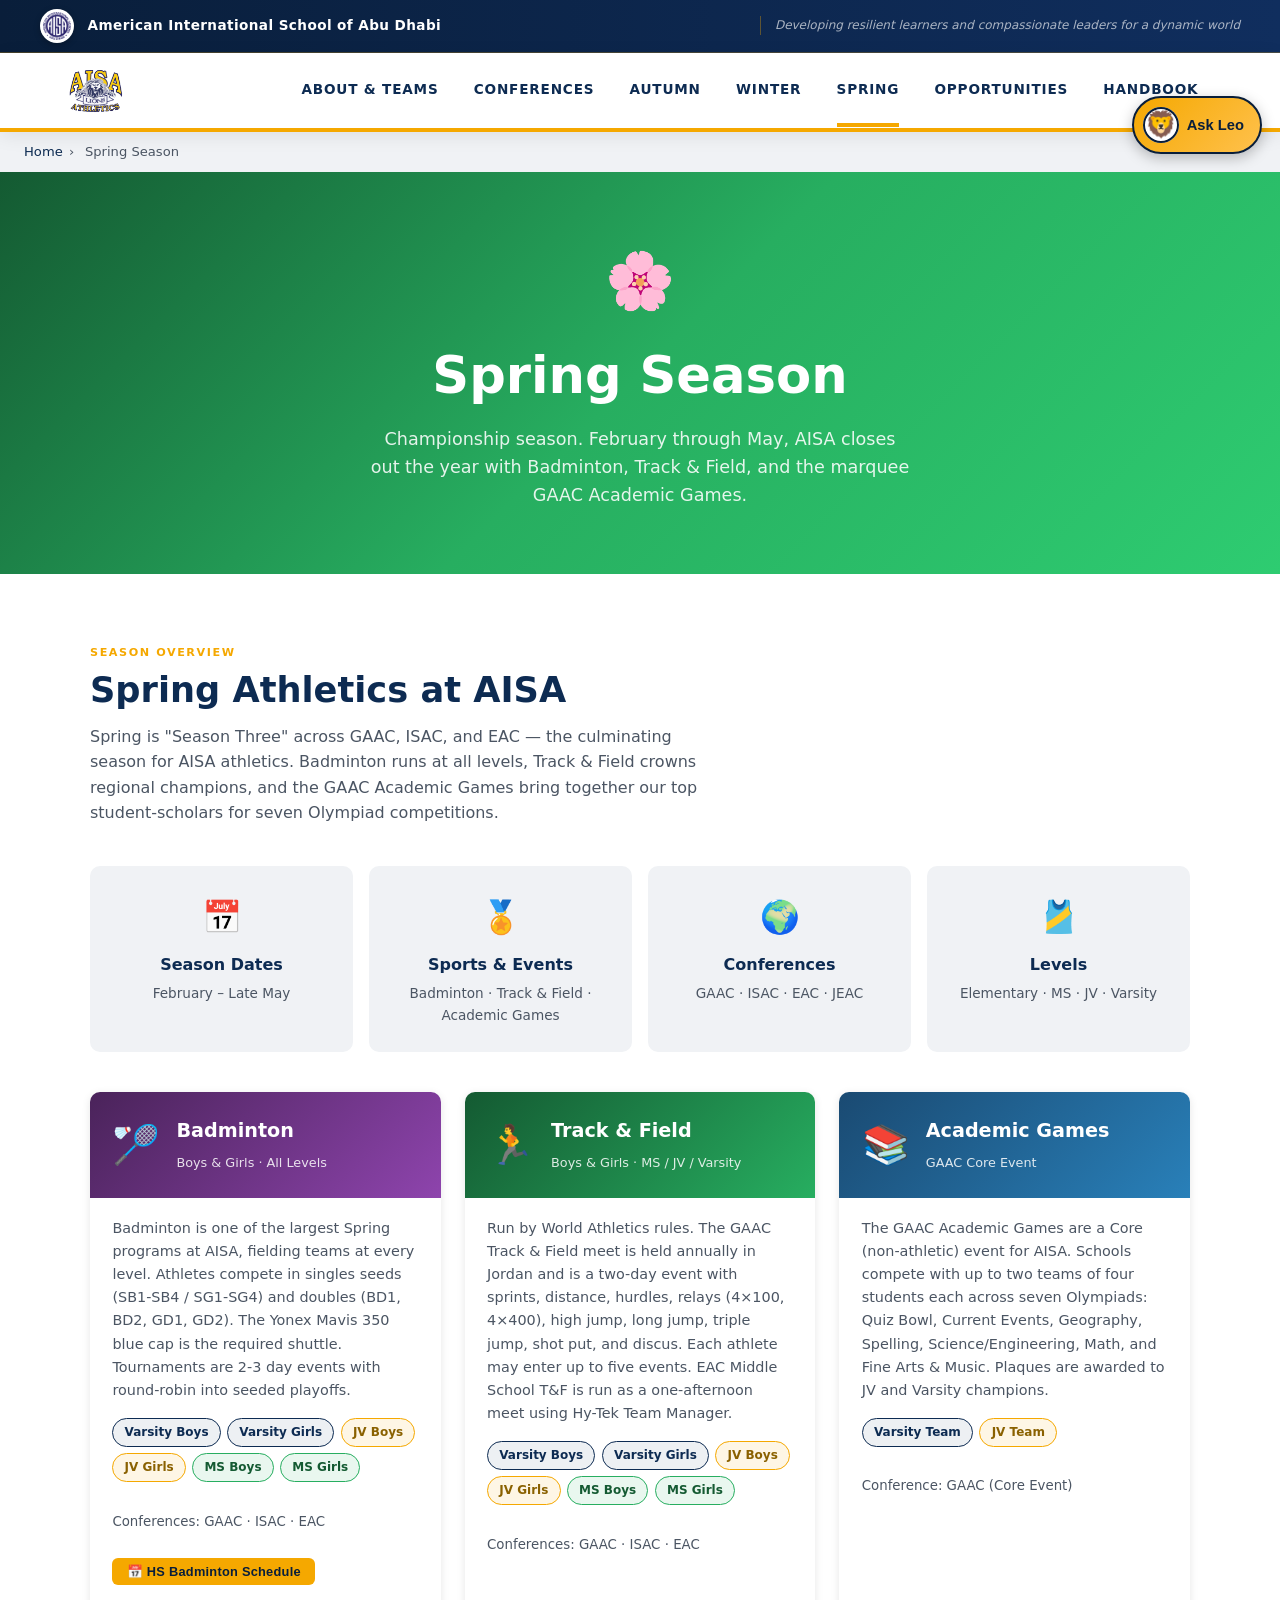
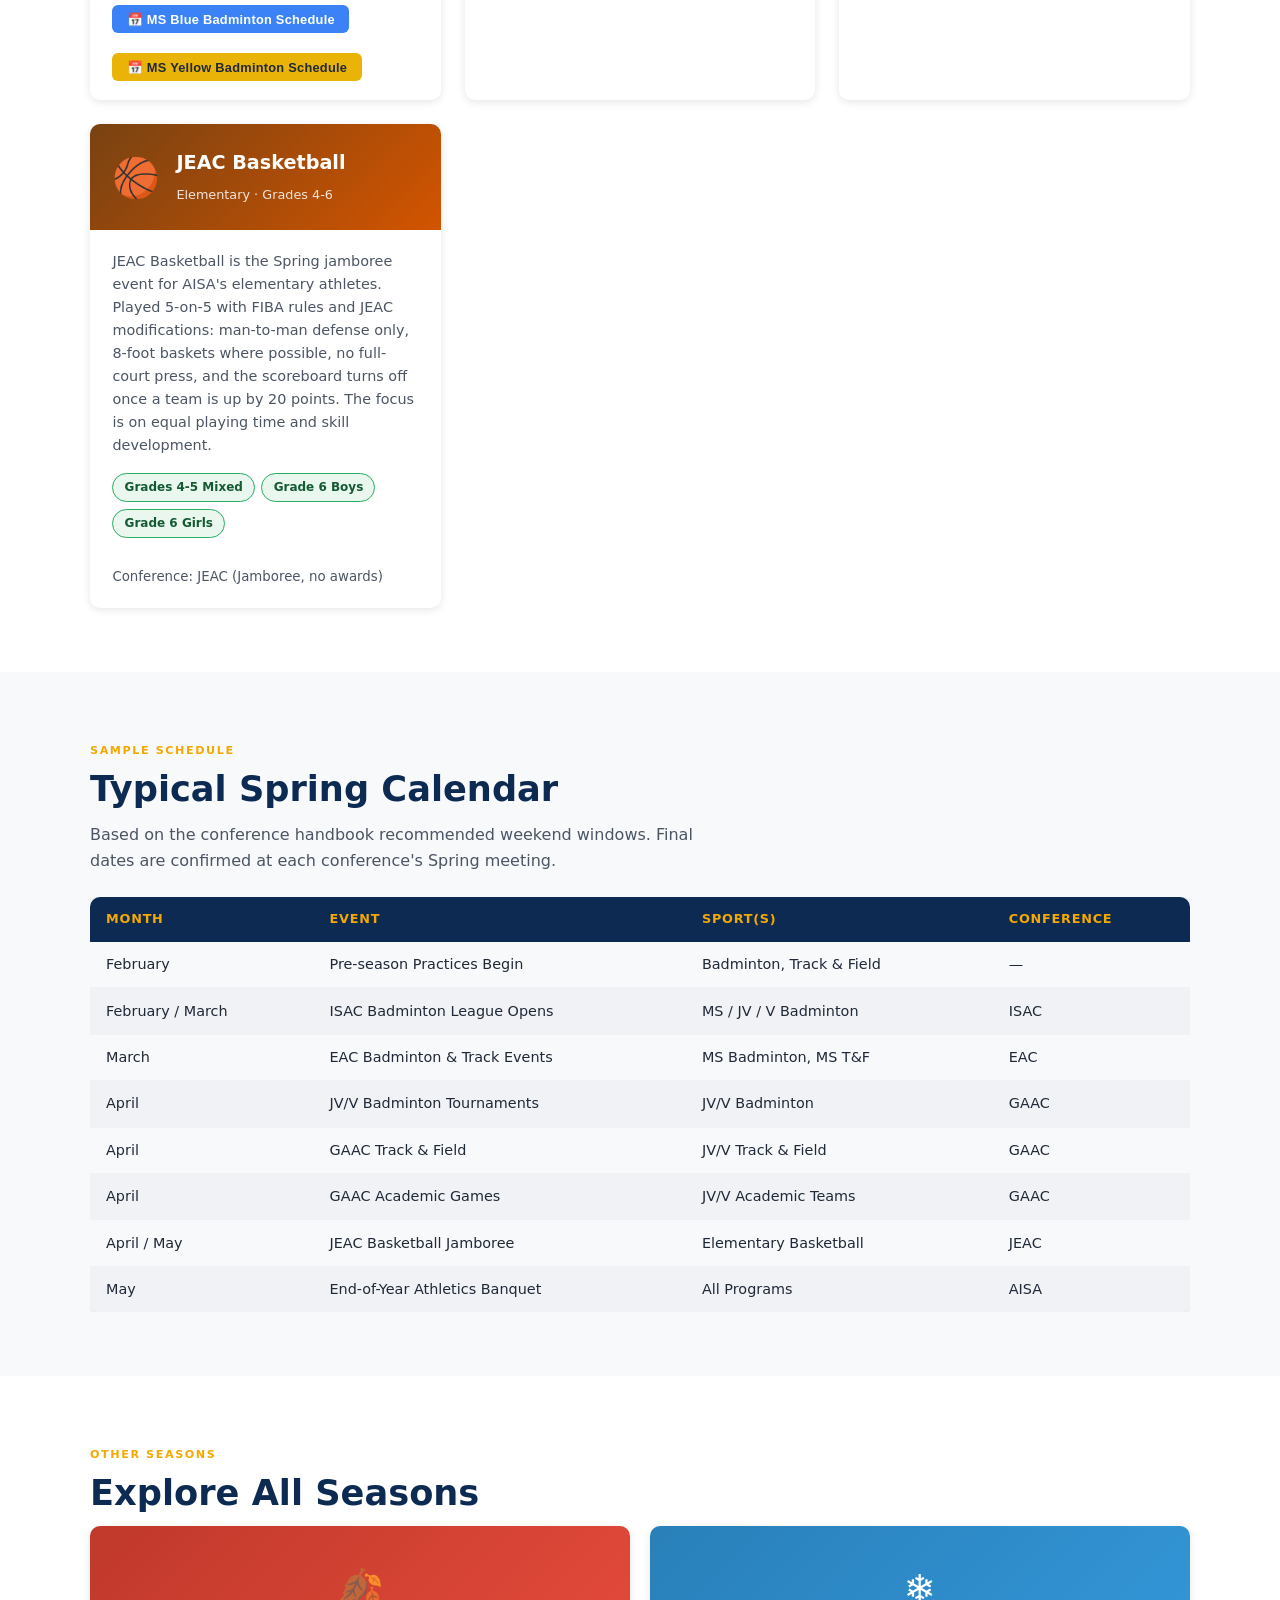
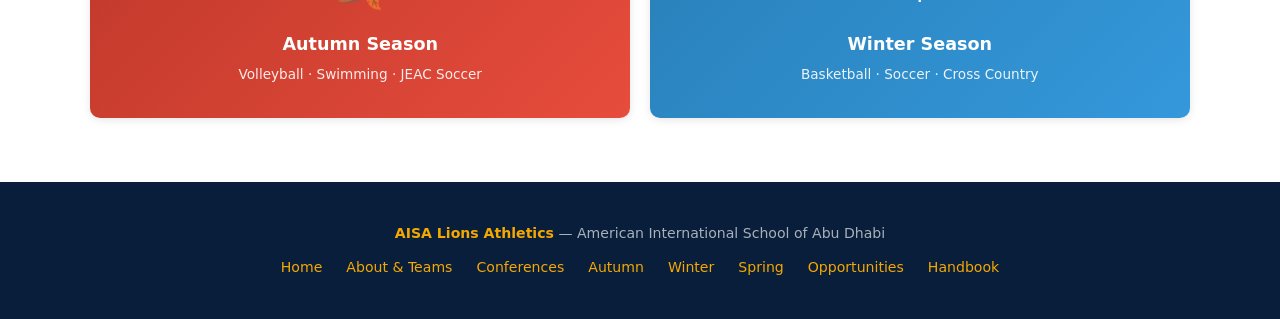
<file: spring.html>
<!DOCTYPE html>
<html lang="en">
<head>
  <meta charset="UTF-8" />
  <meta name="viewport" content="width=device-width, initial-scale=1.0" />
  <title>Spring Sports – AISA Lions Athletics</title>
  <link rel="stylesheet" href="styles.css" />
  <style>
    .sport-card-header.badminton  { background: linear-gradient(135deg, #4a235a, #8e44ad); }
    .sport-card-header.track      { background: linear-gradient(135deg, #145a32, #27ae60); }
    .sport-card-header.academic   { background: linear-gradient(135deg, #1a4a72, #2980b9); }
    .sport-card-header.jeac-bball { background: linear-gradient(135deg, #784212, #d35400); }

    /* ── Schedule Button ── */
    .btn-schedule {
      display: inline-flex; align-items: center; gap: .4rem;
      background: var(--gold); color: var(--navy-dark);
      border: none; border-radius: 6px;
      padding: .4rem .9rem; font-size: .8rem; font-weight: 800;
      cursor: pointer; letter-spacing: .02em; margin-top: .75rem;
      transition: background .15s, transform .1s;
    }
    .btn-schedule:hover { background: #e09900; transform: translateY(-1px); }

    /* ── Schedule Modal Overlay ── */
    .sched-modal {
      display: none; position: fixed; inset: 0; z-index: 9000;
      background: rgba(10,20,45,.7); backdrop-filter: blur(4px);
      align-items: center; justify-content: center; padding: 1rem;
    }
    .sched-modal.open { display: flex; }
    .sched-inner {
      background: #fff; border-radius: 14px; width: 100%; max-width: 700px;
      max-height: 90vh; overflow-y: auto;
      box-shadow: 0 20px 60px rgba(0,0,0,.35);
      animation: popIn .2s ease-out;
    }
    @keyframes popIn { from { transform: scale(.94); opacity: 0; } to { transform: scale(1); opacity: 1; } }

    .sched-header {
      display: flex; justify-content: space-between; align-items: center;
      padding: 1.1rem 1.4rem .8rem;
      border-bottom: 2px solid #f0f0f0;
      background: linear-gradient(135deg, #0d2b52, #1a4a8a);
      border-radius: 14px 14px 0 0; color: #fff;
    }
    .sched-header h2 { margin: 0; font-size: 1.15rem; }
    .sched-header p  { margin: .15rem 0 0; font-size: .78rem; opacity: .8; }
    .sched-close {
      background: rgba(255,255,255,.2); border: none; color: #fff;
      border-radius: 50%; width: 32px; height: 32px; font-size: 1rem;
      cursor: pointer; display: flex; align-items: center; justify-content: center;
      flex-shrink: 0; transition: background .15s;
    }
    .sched-close:hover { background: rgba(255,255,255,.35); }

    /* Legend */
    .cal-legend {
      display: flex; flex-wrap: wrap; gap: .5rem 1rem;
      padding: .7rem 1.4rem; background: #f8faff;
      border-bottom: 1px solid #e8eef6; font-size: .76rem; color: #444;
    }
    .cal-legend span { display: inline-flex; align-items: center; gap: .35rem; font-weight: 600; }
    .cal-dot { width: 11px; height: 11px; border-radius: 3px; flex-shrink: 0; }
    .cal-dot.reg  { background: #bfdbfe; border: 1.5px solid #3b82f6; }
    .cal-dot.try  { background: #fde68a; border: 1.5px solid #f59e0b; }
    .cal-dot.prac { background: #a7f3d0; border: 1.5px solid #10b981; }
    .cal-dot.prac-b { background: #dbeafe; border: 1.5px solid #3b82f6; }
    .cal-dot.prac-g { background: #fce7f3; border: 1.5px solid #ec4899; }
    .cal-dot.game { background: #dc2626; border: 1.5px solid #991b1b; }
    .cal-dot.brk  { background: #e5e7eb; border: 1.5px solid #9ca3af; }

    /* Month Tabs */
    .cal-tabs {
      display: flex; border-bottom: 2px solid #e8eef6;
      padding: 0 1rem;
    }
    .cal-tab {
      padding: .6rem 1rem; border: none; background: none;
      font-size: .83rem; font-weight: 700; color: #666;
      cursor: pointer; border-bottom: 3px solid transparent;
      margin-bottom: -2px; transition: color .15s, border-color .15s;
    }
    .cal-tab:hover { color: #0d2b52; }
    .cal-tab.active { color: #0d2b52; border-bottom-color: #f5a800; }

    /* Calendar Grid */
    .cal-month { padding: 1rem 1.4rem; }
    .cal-month-title {
      font-size: 1rem; font-weight: 800; color: #0d2b52;
      margin-bottom: .75rem; text-align: center;
    }
    .cal-grid {
      display: grid; grid-template-columns: repeat(7, 1fr);
      gap: 4px;
    }
    .cal-dow {
      text-align: center; font-size: .68rem; font-weight: 700;
      color: #888; padding: .3rem 0; text-transform: uppercase;
      letter-spacing: .04em;
    }
    .cal-empty { min-height: 50px; border-radius: 6px; }
    .cal-day {
      min-height: 50px; border-radius: 6px; padding: 5px 4px 3px;
      font-size: .82rem; font-weight: 600;
      display: flex; flex-direction: column; align-items: center;
      cursor: default; color: #374151;
      background: #f3f4f6; transition: transform .1s;
    }
    .cal-day span {
      font-size: .58rem; font-weight: 800; text-transform: uppercase;
      letter-spacing: .04em; margin-top: 2px; text-align: center;
      line-height: 1.25;
    }
    .cal-day.reg  { background: #dbeafe; color: #1e40af; }
    .cal-day.try  { background: #fef3c7; color: #92400e; border: 1.5px solid #f59e0b; }
    .cal-day.prac  { background: #d1fae5; color: #065f46; }
    .cal-day.prac span { color: #047857; }
    .cal-day.prac-b { background: #dbeafe; color: #1e3a5f; }
    .cal-day.prac-b span { color: #1d4ed8; font-size: .6rem; }
    .cal-day.prac-g { background: #fce7f3; color: #701a40; }
    .cal-day.prac-g span { color: #be185d; font-size: .6rem; }
    .cal-day.game {
      background: #dc2626; color: #fff;
      border: 2px solid #991b1b;
      box-shadow: 0 3px 10px rgba(220,38,38,.4);
      transform: scale(1.04); cursor: pointer;
    }
    .cal-day.game span { color: rgba(255,255,255,.9); font-size: .64rem; }
    .cal-day.game:hover { transform: scale(1.08); }
    .cal-day.brk  { background: #e5e7eb; color: #9ca3af; font-weight: 400; font-size: .76rem; }
    .cal-break-note {
      margin: .6rem 0 0; font-size: .77rem; color: #6b7280;
      text-align: center; font-style: italic;
    }

    /* Game Day Summary */
    .game-summary {
      border-top: 2px solid #f0f0f0;
      padding: 1rem 1.4rem;
      background: #f8faff;
    }
    .game-summary h3 {
      font-size: .92rem; font-weight: 800; color: #0d2b52;
      margin: 0 0 .75rem;
    }
    .game-list { display: flex; flex-direction: column; gap: .5rem; }
    .game-item {
      display: flex; align-items: flex-start; gap: .85rem;
      background: #fff; border-radius: 8px; padding: .7rem .9rem;
      border-left: 4px solid #dc2626;
      box-shadow: 0 1px 4px rgba(0,0,0,.07);
    }
    .game-date {
      font-size: .95rem; font-weight: 900; color: #dc2626;
      min-width: 44px; text-align: center; line-height: 1.3;
    }
    .game-details { font-size: .82rem; color: #374151; }
    .game-details strong { display: block; font-size: .87rem; color: #0d2b52; margin-bottom: .2rem; }
    .game-details .teams { display: flex; flex-wrap: wrap; gap: .3rem .8rem; margin-top: .2rem; }
    .game-details .team-row { display: flex; align-items: center; gap: .3rem; }

    /* Game Detail Popup */
    .game-popup {
      display: none; margin: 0 1.4rem 1rem;
      background: #fff3f3; border: 2px solid #dc2626;
      border-radius: 10px; padding: .85rem 1.1rem;
      animation: fadeIn .18s ease-out;
    }
    @keyframes fadeIn { from { opacity: 0; transform: translateY(-4px); } to { opacity: 1; transform: none; } }
    .game-popup.visible { display: block; }
    .cal-day.game-gaac {
      background: #0d2b52; color: #f5a800;
      border: 2px solid #f5a800;
      box-shadow: 0 3px 10px rgba(13,43,82,.4);
      transform: scale(1.04); cursor: pointer;
    }
    .cal-day.game-gaac span { color: #f5a800; font-size: .62rem; }
    .cal-day.game-gaac:hover { transform: scale(1.09); }
    .cal-dot.game-gaac { background: #0d2b52; border: 1.5px solid #f5a800; }
    .cal-day.support { background: #e0f2fe; color: #0369a1; border: 1px solid #7dd3fc; cursor: default; }
    .cal-day.support span { color: #0284c7; font-size: .58rem; }
    .cal-dot.support { background: #bae6fd; border: 1.5px solid #0ea5e9; }
    .cal-day.game-eac {
      background: #0f766e; color: #fff;
      border: 2px solid #115e59;
      box-shadow: 0 3px 10px rgba(15,118,110,.4);
      transform: scale(1.04); cursor: pointer;
    }
    .cal-day.game-eac span { color: rgba(255,255,255,.9); font-size: .6rem; }
    .cal-day.game-eac:hover { transform: scale(1.08); }
    .cal-dot.game-eac { background: #0f766e; border: 1.5px solid #115e59; }
    .game-popup-title {
      font-size: .9rem; font-weight: 800; color: #dc2626;
      margin: 0 0 .55rem; display: flex; align-items: center; gap: .4rem;
    }
    .game-popup-rows { display: flex; flex-direction: column; gap: .35rem; }
    .game-popup-row {
      display: flex; align-items: center; gap: .5rem;
      font-size: .83rem; color: #374151;
    }
    .game-popup-row strong { color: #0d2b52; min-width: 42px; }
    .game-popup-close {
      float: right; background: none; border: none;
      color: #dc2626; font-size: .85rem; cursor: pointer;
      font-weight: 700; padding: 0; line-height: 1;
    }

    .sched-footer {
      padding: .85rem 1.4rem 1.1rem; text-align: center;
      border-top: 1px solid #f0f0f0;
    }

    @media (max-width: 500px) {
      .cal-day { min-height: 40px; font-size: .74rem; padding: 3px 2px; }
      .cal-day span { font-size: .52rem; }
      .sched-inner { border-radius: 10px; }
      .game-item { flex-direction: column; gap: .3rem; }
    }
  </style>
</head>
<body>

  <!-- AISA SITE HEADER -->
  <header class="site-header">
    <div class="top-bar">
      <div class="top-bar-inner">
        <img src="AISAOfficalLogo.png" alt="AISA – American International School of Abu Dhabi" class="official-logo" />
        <span class="school-name">American International School of Abu Dhabi</span>
        <span class="top-bar-tagline">Developing resilient learners and compassionate leaders for a dynamic world</span>
      </div>
    </div>
    <nav class="main-nav" aria-label="Primary">
      <div class="main-nav-inner">
        <a href="index.html" class="lions-brand" aria-label="AISA Lions Athletics — Home">
          <img src="GAAC%20Logos(WebsiteVersion)/AISA/AISALionsLogo%20%20copy.png" alt="AISA Lions Athletics" />
        </a>
        <input type="checkbox" id="nav-toggle-checkbox" />
        <label for="nav-toggle-checkbox" class="nav-toggle" aria-label="Toggle navigation">☰</label>
        <ul class="nav-links">
          <li><a href="purpose.html">About &amp; Teams</a></li>
          <li><a href="conferences.html">Conferences</a></li>
          <li><a href="autumn.html">Autumn</a></li>
          <li><a href="winter.html">Winter</a></li>
          <li><a href="spring.html" class="active">Spring</a></li>
          <li><a href="opportunities.html">Opportunities</a></li>
          <li><a href="handbook.html">Handbook</a></li>
        </ul>
      </div>
    </nav>
  </header>

  <!-- BREADCRUMB -->
  <div class="breadcrumb">
    <a href="index.html">Home</a><span>›</span> Spring Season
  </div>

  <!-- SEASON HERO -->
  <div class="season-hero spring-hero">
    <span style="font-size:3.5rem; display:block; margin-bottom:.6rem;">🌸</span>
    <h1>Spring Season</h1>
    <p>Championship season. February through May, AISA closes out the year with Badminton, Track &amp; Field, and the marquee GAAC Academic Games.</p>
  </div>

  <!-- OVERVIEW -->
  <section>
    <div class="container">
      <div class="section-label">Season Overview</div>
      <h2 class="section-title">Spring Athletics at AISA</h2>
      <p class="section-sub">Spring is "Season Three" across GAAC, ISAC, and EAC — the culminating season for AISA athletics. Badminton runs at all levels, Track &amp; Field crowns regional champions, and the GAAC Academic Games bring together our top student-scholars for seven Olympiad competitions.</p>

      <div style="display:grid; grid-template-columns:repeat(auto-fit,minmax(180px,1fr)); gap:1rem; margin-bottom:2.5rem;">
        <div class="value-item">
          <span class="icon">📅</span>
          <h4>Season Dates</h4>
          <p>February – Late May</p>
        </div>
        <div class="value-item">
          <span class="icon">🏅</span>
          <h4>Sports &amp; Events</h4>
          <p>Badminton · Track &amp; Field · Academic Games</p>
        </div>
        <div class="value-item">
          <span class="icon">🌍</span>
          <h4>Conferences</h4>
          <p>GAAC · ISAC · EAC · JEAC</p>
        </div>
        <div class="value-item">
          <span class="icon">🎽</span>
          <h4>Levels</h4>
          <p>Elementary · MS · JV · Varsity</p>
        </div>
      </div>

      <!-- SPORT CARDS -->
      <div class="sport-grid">

        <!-- BADMINTON -->
        <div class="sport-card">
          <div class="sport-card-header badminton">
            <div class="sport-emoji">🏸</div>
            <div>
              <h3>Badminton</h3>
              <span>Boys &amp; Girls · All Levels</span>
            </div>
          </div>
          <div class="sport-card-body">
            <p>Badminton is one of the largest Spring programs at AISA, fielding teams at every level. Athletes compete in singles seeds (SB1-SB4 / SG1-SG4) and doubles (BD1, BD2, GD1, GD2). The Yonex Mavis 350 blue cap is the required shuttle. Tournaments are 2-3 day events with round-robin into seeded playoffs.</p>
            <div class="team-badges">
              <span class="badge badge-varsity">Varsity Boys</span>
              <span class="badge badge-varsity">Varsity Girls</span>
              <span class="badge badge-jv">JV Boys</span>
              <span class="badge badge-jv">JV Girls</span>
              <span class="badge badge-ms">MS Boys</span>
              <span class="badge badge-ms">MS Girls</span>
            </div>
            <br>
            <small style="color:var(--gray-600);">Conferences: GAAC · ISAC · EAC</small>
            <div style="display:flex;flex-wrap:wrap;gap:.5rem;margin-top:.75rem;">
              <button class="btn-schedule" onclick="document.getElementById('hs-badminton-modal').classList.add('open')">📅 HS Badminton Schedule</button>
              <button class="btn-schedule" style="background:#3b82f6;color:#fff;" onclick="document.getElementById('ms-blue-badminton-modal').classList.add('open')">📅 MS Blue Badminton Schedule</button>
              <button class="btn-schedule" style="background:#eab308;color:#1f2937;" onclick="document.getElementById('ms-yellow-badminton-modal').classList.add('open')">📅 MS Yellow Badminton Schedule</button>
            </div>
          </div>
        </div>

        <!-- TRACK & FIELD -->
        <div class="sport-card">
          <div class="sport-card-header track">
            <div class="sport-emoji">🏃</div>
            <div>
              <h3>Track &amp; Field</h3>
              <span>Boys &amp; Girls · MS / JV / Varsity</span>
            </div>
          </div>
          <div class="sport-card-body">
            <p>Run by World Athletics rules. The GAAC Track &amp; Field meet is held annually in Jordan and is a two-day event with sprints, distance, hurdles, relays (4×100, 4×400), high jump, long jump, triple jump, shot put, and discus. Each athlete may enter up to five events. EAC Middle School T&amp;F is run as a one-afternoon meet using Hy-Tek Team Manager.</p>
            <div class="team-badges">
              <span class="badge badge-varsity">Varsity Boys</span>
              <span class="badge badge-varsity">Varsity Girls</span>
              <span class="badge badge-jv">JV Boys</span>
              <span class="badge badge-jv">JV Girls</span>
              <span class="badge badge-ms">MS Boys</span>
              <span class="badge badge-ms">MS Girls</span>
            </div>
            <br>
            <small style="color:var(--gray-600);">Conferences: GAAC · ISAC · EAC</small>
          </div>
        </div>

        <!-- ACADEMIC GAMES -->
        <div class="sport-card">
          <div class="sport-card-header academic">
            <div class="sport-emoji">📚</div>
            <div>
              <h3>Academic Games</h3>
              <span>GAAC Core Event</span>
            </div>
          </div>
          <div class="sport-card-body">
            <p>The GAAC Academic Games are a Core (non-athletic) event for AISA. Schools compete with up to two teams of four students each across seven Olympiads: Quiz Bowl, Current Events, Geography, Spelling, Science/Engineering, Math, and Fine Arts &amp; Music. Plaques are awarded to JV and Varsity champions.</p>
            <div class="team-badges">
              <span class="badge badge-varsity">Varsity Team</span>
              <span class="badge badge-jv">JV Team</span>
            </div>
            <br>
            <small style="color:var(--gray-600);">Conference: GAAC (Core Event)</small>
          </div>
        </div>

        <!-- JEAC BASKETBALL -->
        <div class="sport-card">
          <div class="sport-card-header jeac-bball">
            <div class="sport-emoji">🏀</div>
            <div>
              <h3>JEAC Basketball</h3>
              <span>Elementary · Grades 4-6</span>
            </div>
          </div>
          <div class="sport-card-body">
            <p>JEAC Basketball is the Spring jamboree event for AISA's elementary athletes. Played 5-on-5 with FIBA rules and JEAC modifications: man-to-man defense only, 8-foot baskets where possible, no full-court press, and the scoreboard turns off once a team is up by 20 points. The focus is on equal playing time and skill development.</p>
            <div class="team-badges">
              <span class="badge badge-ms">Grades 4-5 Mixed</span>
              <span class="badge badge-ms">Grade 6 Boys</span>
              <span class="badge badge-ms">Grade 6 Girls</span>
            </div>
            <br>
            <small style="color:var(--gray-600);">Conference: JEAC (Jamboree, no awards)</small>
          </div>
        </div>

      </div>
    </div>
  </section>

  <!-- SAMPLE SCHEDULE -->
  <section style="background: var(--off-white);">
    <div class="container">
      <div class="section-label">Sample Schedule</div>
      <h2 class="section-title">Typical Spring Calendar</h2>
      <p class="section-sub" style="margin-bottom:1.5rem;">Based on the conference handbook recommended weekend windows. Final dates are confirmed at each conference's Spring meeting.</p>
      <div style="overflow-x:auto;">
        <table class="schedule-table">
          <thead>
            <tr>
              <th>Month</th>
              <th>Event</th>
              <th>Sport(s)</th>
              <th>Conference</th>
            </tr>
          </thead>
          <tbody>
            <tr>
              <td>February</td>
              <td>Pre-season Practices Begin</td>
              <td>Badminton, Track &amp; Field</td>
              <td>—</td>
            </tr>
            <tr>
              <td>February / March</td>
              <td>ISAC Badminton League Opens</td>
              <td>MS / JV / V Badminton</td>
              <td>ISAC</td>
            </tr>
            <tr>
              <td>March</td>
              <td>EAC Badminton &amp; Track Events</td>
              <td>MS Badminton, MS T&amp;F</td>
              <td>EAC</td>
            </tr>
            <tr>
              <td>April</td>
              <td>JV/V Badminton Tournaments</td>
              <td>JV/V Badminton</td>
              <td>GAAC</td>
            </tr>
            <tr>
              <td>April</td>
              <td>GAAC Track &amp; Field</td>
              <td>JV/V Track &amp; Field</td>
              <td>GAAC</td>
            </tr>
            <tr>
              <td>April</td>
              <td>GAAC Academic Games</td>
              <td>JV/V Academic Teams</td>
              <td>GAAC</td>
            </tr>
            <tr>
              <td>April / May</td>
              <td>JEAC Basketball Jamboree</td>
              <td>Elementary Basketball</td>
              <td>JEAC</td>
            </tr>
            <tr>
              <td>May</td>
              <td>End-of-Year Athletics Banquet</td>
              <td>All Programs</td>
              <td>AISA</td>
            </tr>
          </tbody>
        </table>
      </div>
    </div>
  </section>

  <!-- SEASON NAVIGATION -->
  <section>
    <div class="container">
      <div class="section-label">Other Seasons</div>
      <h2 class="section-title">Explore All Seasons</h2>
      <div class="season-nav">
        <a class="season-card sc-autumn" href="autumn.html">
          <span class="season-icon">🍂</span>
          Autumn Season
          <p>Volleyball · Swimming · JEAC Soccer</p>
        </a>
        <a class="season-card sc-winter" href="winter.html">
          <span class="season-icon">❄️</span>
          Winter Season
          <p>Basketball · Soccer · Cross Country</p>
        </a>
      </div>
    </div>
  </section>

  <!-- FOOTER -->
  <footer>
    <strong>AISA Lions Athletics</strong> — American International School of Abu Dhabi<br>
    <div class="footer-links">
      <a href="index.html">Home</a>
      <a href="purpose.html">About &amp; Teams</a>
      <a href="conferences.html">Conferences</a>
      <a href="autumn.html">Autumn</a>
      <a href="winter.html">Winter</a>
      <a href="spring.html">Spring</a>
      <a href="opportunities.html">Opportunities</a>
      <a href="handbook.html">Handbook</a>
    </div>
  </footer>

  <script src="leo.js" defer></script>

  <!-- ── HS BADMINTON SCHEDULE MODAL ── -->
  <div id="hs-badminton-modal" class="sched-modal" role="dialog" aria-modal="true" aria-label="HS Badminton Schedule">
    <div class="sched-inner">

      <!-- Header -->
      <div class="sched-header" style="background: linear-gradient(135deg, #4a235a, #8e44ad);">
        <div style="display:flex;align-items:center;gap:.75rem;">
          <span style="font-size:1.8rem;line-height:1;">🏸</span>
          <div>
            <h2>HS Badminton</h2>
            <p>2026–2027 · ISAC League + GAAC Tournament (JV &amp; Varsity)</p>
          </div>
        </div>
        <button class="sched-close" onclick="document.getElementById('hs-badminton-modal').classList.remove('open')" aria-label="Close">✕</button>
      </div>

      <!-- Legend -->
      <div class="cal-legend">
        <span><span class="cal-dot reg"></span>Registration</span>
        <span><span class="cal-dot prac-b"></span>Tryouts · 👦 Boys</span>
        <span><span class="cal-dot prac-g"></span>Tryouts · 👧 Girls</span>
        <span><span class="cal-dot prac"></span>Practice (JV &amp; Varsity)</span>
        <span><span class="cal-dot game"></span>ISAC Match</span>
        <span><span class="cal-dot game-gaac"></span>GAAC Tournament</span>
        <span><span class="cal-dot support"></span>Support MS Badminton</span>
        <span><span class="cal-dot brk"></span>Spring Break</span>
      </div>

      <!-- Month Tabs -->
      <div class="cal-tabs" role="tablist">
        <button class="cal-tab active" role="tab" onclick="showBadMonth('bad-feb',this)">🌷 Feb 2027</button>
        <button class="cal-tab" role="tab" onclick="showBadMonth('bad-mar',this)">🏸 Mar 2027</button>
        <button class="cal-tab" role="tab" onclick="showBadMonth('bad-apr',this)">🏆 Apr 2027</button>
      </div>

      <!-- FEBRUARY 2027 -->
      <div id="bad-feb" class="cal-month">
        <div class="cal-month-title">February 2027</div>
        <div class="cal-grid">
          <div class="cal-dow">Sun</div><div class="cal-dow">Mon</div><div class="cal-dow">Tue</div><div class="cal-dow">Wed</div><div class="cal-dow">Thu</div><div class="cal-dow">Fri</div><div class="cal-dow">Sat</div>
          <div class="cal-empty"></div>
          <div class="cal-day">1</div><div class="cal-day">2</div><div class="cal-day">3</div><div class="cal-day">4</div><div class="cal-day">5</div><div class="cal-day">6</div>
          <div class="cal-day">7</div><div class="cal-day">8</div><div class="cal-day">9</div><div class="cal-day">10</div><div class="cal-day">11</div><div class="cal-day">12</div><div class="cal-day">13</div>
          <div class="cal-day">14</div>
          <div class="cal-day reg" title="Registration for HS Badminton · Online · JV &amp; Varsity">15<span>Reg</span></div>
          <div class="cal-day reg" title="Registration for HS Badminton · Online · JV &amp; Varsity">16<span>Reg</span></div>
          <div class="cal-day reg" title="Registration for HS Badminton · Online · JV &amp; Varsity">17<span>Reg</span></div>
          <div class="cal-day reg" title="Registration for HS Badminton · Online · JV &amp; Varsity">18<span>Reg</span></div>
          <div class="cal-day">19</div><div class="cal-day">20</div>
          <div class="cal-day">21</div><div class="cal-day">22</div>
          <div class="cal-day prac-b" title="Tryouts · Boys · Main Gym · 1:45–3:00 PM">23<span>Tryout<br>Boys</span></div>
          <div class="cal-day prac-g" title="Tryouts · Girls · Main Gym · 1:45–3:00 PM">24<span>Tryout<br>Girls</span></div>
          <div class="cal-day prac-b" title="Tryouts · Boys · Main Gym · 1:45–3:00 PM">25<span>Tryout<br>Boys</span></div>
          <div class="cal-day prac-g" title="Tryouts · Girls · Main Gym · 11:40 AM–1:10 PM">26<span>Tryout<br>Girls</span></div>
          <div class="cal-day">27</div>
          <div class="cal-day">28</div>
          <div class="cal-empty"></div><div class="cal-empty"></div><div class="cal-empty"></div><div class="cal-empty"></div><div class="cal-empty"></div><div class="cal-empty"></div>
        </div>
      </div>

      <!-- MARCH 2027 -->
      <div id="bad-mar" class="cal-month" style="display:none;">
        <div class="cal-month-title">March 2027</div>
        <div class="cal-grid">
          <div class="cal-dow">Sun</div><div class="cal-dow">Mon</div><div class="cal-dow">Tue</div><div class="cal-dow">Wed</div><div class="cal-dow">Thu</div><div class="cal-dow">Fri</div><div class="cal-dow">Sat</div>
          <div class="cal-empty"></div>
          <div class="cal-day prac" title="Practice · JV &amp; Varsity · Main Gym · 1:45–3:00 PM">1<span>Practice</span></div>
          <div class="cal-day support" title="Support AISA MS Badminton · JV &amp; Varsity · 1:45–3:00 PM">2<span>Support<br>MS Bad.</span></div>
          <div class="cal-day game" onclick="showBadGamePopup('Mar 3','ISAC Matches · 4-6 Matches · HOME','Lower Gym @ AISA vs CIS · 2:15 PM','Main Gym @ AISA vs CIS · 2:15 PM')">3<span>ISAC MATCH</span></div>
          <div class="cal-day prac" title="Practice · JV &amp; Varsity · Main Gym · 1:45–3:00 PM">4<span>Practice</span></div>
          <div class="cal-day">5</div><div class="cal-day">6</div>
          <div class="cal-day">7</div><div class="cal-day">8</div>
          <div class="cal-day prac" title="Practice · JV &amp; Varsity · Main Gym · 1:45–3:00 PM">9<span>Practice</span></div>
          <div class="cal-day prac" title="Practice · JV &amp; Varsity · Main Gym · 1:45–3:00 PM">10<span>Practice</span></div>
          <div class="cal-day prac" title="Practice · JV &amp; Varsity · Main Gym · 1:45–3:00 PM">11<span>Practice</span></div>
          <div class="cal-day">12</div><div class="cal-day">13</div>
          <div class="cal-day">14</div><div class="cal-day">15</div>
          <div class="cal-day prac" title="Practice · JV &amp; Varsity · Main Gym · 1:45–3:00 PM">16<span>Practice</span></div>
          <div class="cal-day prac" title="Practice · JV &amp; Varsity · Main Gym · 1:45–3:00 PM">17<span>Practice</span></div>
          <div class="cal-day prac" title="Practice · JV &amp; Varsity · Main Gym · 1:45–3:00 PM">18<span>Practice</span></div>
          <div class="cal-day">19</div><div class="cal-day">20</div>
          <div class="cal-day">21</div>
          <div class="cal-day prac" title="Practice · JV &amp; Varsity · Main Gym · 1:45–3:00 PM">22<span>Practice</span></div>
          <div class="cal-day support" title="Support AISA MS Badminton · JV &amp; Varsity · 1:45–3:00 PM">23<span>Support<br>MS Bad.</span></div>
          <div class="cal-day game" onclick="showBadGamePopup('Mar 24','ISAC Matches · 4-6 Matches · HOME','Main Gym @ AISA vs GAA · 2:15 PM','Lower Gym @ AISA vs GAA · 2:15 PM')">24<span>ISAC MATCH</span></div>
          <div class="cal-day prac" title="Practice · JV &amp; Varsity · Main Gym · 1:45–3:00 PM">25<span>Practice</span></div>
          <div class="cal-day">26</div><div class="cal-day">27</div>
          <div class="cal-day">28</div>
          <div class="cal-day">29</div>
          <div class="cal-day prac" title="Practice · JV &amp; Varsity · Main Gym · 1:45–3:00 PM">30<span>Practice</span></div>
          <div class="cal-day prac" title="Practice · JV &amp; Varsity · Main Gym · 1:45–3:00 PM">31<span>Practice</span></div>
          <div class="cal-empty"></div><div class="cal-empty"></div><div class="cal-empty"></div>
        </div>
      </div>

      <!-- APRIL 2027 -->
      <div id="bad-apr" class="cal-month" style="display:none;">
        <div class="cal-month-title">April 2027</div>
        <div class="cal-grid">
          <div class="cal-dow">Sun</div><div class="cal-dow">Mon</div><div class="cal-dow">Tue</div><div class="cal-dow">Wed</div><div class="cal-dow">Thu</div><div class="cal-dow">Fri</div><div class="cal-dow">Sat</div>
          <div class="cal-empty"></div><div class="cal-empty"></div><div class="cal-empty"></div><div class="cal-empty"></div>
          <div class="cal-day prac" title="Practice · JV &amp; Varsity · Main Gym · 1:45–3:00 PM">1<span>Practice</span></div>
          <div class="cal-day">2</div>
          <div class="cal-day brk">3</div>
          <div class="cal-day brk">4</div><div class="cal-day brk">5</div><div class="cal-day brk">6</div><div class="cal-day brk">7</div><div class="cal-day brk">8</div><div class="cal-day brk">9</div><div class="cal-day brk">10</div>
          <div class="cal-day brk">11</div>
          <div class="cal-day">12</div>
          <div class="cal-day prac" title="Practice · JV &amp; Varsity · Main Gym · 1:45–3:00 PM">13<span>Practice</span></div>
          <div class="cal-day prac" title="Practice · JV &amp; Varsity · Main Gym · 1:45–3:00 PM">14<span>Practice</span></div>
          <div class="cal-day prac" title="Practice · JV &amp; Varsity · Main Gym · 1:45–3:00 PM">15<span>Practice</span></div>
          <div class="cal-day">16</div><div class="cal-day">17</div>
          <div class="cal-day">18</div><div class="cal-day">19</div>
          <div class="cal-day prac" title="Practice · JV &amp; Varsity · Main Gym · 1:45–3:00 PM">20<span>Practice</span></div>
          <div class="cal-day">21</div>
          <div class="cal-day game-gaac" onclick="showBadGamePopup('Apr 22','GAAC Tournament — Round Robin Play','@ GIS (Dubai) · Schedule TBC','@ GIS (Dubai) · Schedule TBC')">22<span>GAAC RR</span></div>
          <div class="cal-day game-gaac" onclick="showBadGamePopup('Apr 23','GAAC Tournament — Round Robin Play','@ GIS (Dubai) · Schedule TBC','@ GIS (Dubai) · Schedule TBC')">23<span>GAAC RR</span></div>
          <div class="cal-day game-gaac" onclick="showBadGamePopup('Apr 24','GAAC Tournament — Final Tournament Day','@ GIS (Dubai) · Schedule TBC','@ GIS (Dubai) · Schedule TBC')">24<span>GAAC Finals</span></div>
          <div class="cal-day">25</div><div class="cal-day">26</div><div class="cal-day">27</div><div class="cal-day">28</div><div class="cal-day">29</div><div class="cal-day">30</div>
          <div class="cal-empty"></div>
        </div>
        <p class="cal-break-note">🌴 Spring Break — Apr 3 through Apr 11. No practices or games.</p>
        <p class="cal-break-note" style="color:#0d2b52;font-style:normal;font-weight:700;">⚠️ Note: ISAC Championships are also tentatively scheduled for Sat Apr 24 @ GAA (start 9:00 AM, bus 8:00 AM–2:00 PM, JV &amp; Varsity) for qualifying teams (CIS · DAS · AISA · GAA) — the same day as the GAAC Final Tournament Day. Final scheduling depends on results.</p>
      </div>

      <!-- Game Detail Popup -->
      <div id="bad-game-popup" class="game-popup">
        <button class="game-popup-close" onclick="document.getElementById('bad-game-popup').classList.remove('visible')" aria-label="Close">✕ close</button>
        <div class="game-popup-title">🏸 <span id="bad-gp-title"></span></div>
        <div class="game-popup-rows">
          <div class="game-popup-row">🎽 <strong>JV:</strong> <span id="bad-gp-jv"></span></div>
          <div class="game-popup-row">🏆 <strong>Varsity:</strong> <span id="bad-gp-var"></span></div>
        </div>
      </div>

      <!-- Game Day Summary -->
      <div class="game-summary">
        <h3>📅 Game Days — 2026-2027</h3>
        <div class="game-list">
          <div class="game-item">
            <div class="game-date">Mar<br>3</div>
            <div class="game-details">
              <strong>ISAC Matches (4-6 matches) — HOME vs CIS</strong>
              <div class="teams">
                <div class="team-row">🎽 JV → <strong>Lower Gym @ AISA</strong> · 2:15 PM</div>
                <div class="team-row">🏆 Varsity → <strong>Main Gym @ AISA</strong> · 2:15 PM</div>
              </div>
            </div>
          </div>
          <div class="game-item">
            <div class="game-date">Mar<br>24</div>
            <div class="game-details">
              <strong>ISAC Matches (4-6 matches) — HOME vs GAA</strong>
              <div class="teams">
                <div class="team-row">🎽 JV → <strong>Main Gym @ AISA</strong> · 2:15 PM</div>
                <div class="team-row">🏆 Varsity → <strong>Lower Gym @ AISA</strong> · 2:15 PM</div>
              </div>
            </div>
          </div>
          <div class="game-item" style="border-left-color:#0d2b52;background:linear-gradient(90deg,#f0f4ff,#fff);">
            <div class="game-date" style="color:#0d2b52;">Apr<br>22–24</div>
            <div class="game-details">
              <strong style="color:#0d2b52;">🌍 GAAC Tournament — Dubai (JV &amp; Varsity)</strong>
              <div class="teams">
                <div class="team-row">Thu Apr 22 · Fri Apr 23 → <strong>Round Robin Play</strong> @ GIS</div>
                <div class="team-row">Sat Apr 24 → <strong>Final Tournament Day</strong> @ GIS</div>
                <div class="team-row" style="font-size:.75rem;color:#666;margin-top:.2rem;">Schools: AISA · DAS · ACS · AUS · ISL · UAS · UAE · AISR · GAAQ · ASB</div>
              </div>
            </div>
          </div>
        </div>
        <p style="font-size:.76rem;color:#6b7280;margin-top:.75rem;font-style:italic;">⚠️ ISAC Championships also tentatively set for Sat Apr 24 @ GAA (start 9:00 AM, bus 8:00 AM–2:00 PM) for qualifying teams (CIS · DAS · AISA · GAA) — overlaps with the GAAC Final Tournament Day.</p>
      </div>

      <!-- Footer -->
      <div class="sched-footer">
        <a href="schedules/HS_Badminton_2026-27.pdf" class="btn-schedule" download style="text-decoration:none;background:#4a235a;color:#fff;">📄 Download Full Schedule PDF</a>
      </div>

    </div><!-- /.sched-inner -->
  </div><!-- /#hs-badminton-modal -->

  <!-- ── MS BLUE BADMINTON SCHEDULE MODAL ── -->
  <div id="ms-blue-badminton-modal" class="sched-modal" role="dialog" aria-modal="true" aria-label="MS Blue Badminton Schedule">
    <div class="sched-inner">

      <!-- Header -->
      <div class="sched-header" style="background: linear-gradient(135deg, #1e3a8a, #3b82f6);">
        <div style="display:flex;align-items:center;gap:.75rem;">
          <span style="font-size:1.8rem;line-height:1;">🏸</span>
          <div>
            <h2>MS Blue Badminton</h2>
            <p>2026–2027 · ISAC League + EAC Exchange (Boys &amp; Girls)</p>
          </div>
        </div>
        <button class="sched-close" onclick="document.getElementById('ms-blue-badminton-modal').classList.remove('open')" aria-label="Close">✕</button>
      </div>

      <!-- Legend -->
      <div class="cal-legend">
        <span><span class="cal-dot reg"></span>Registration</span>
        <span><span class="cal-dot prac-b"></span>Tryouts · 👦 Boys</span>
        <span><span class="cal-dot prac-g"></span>Tryouts · 👧 Girls</span>
        <span><span class="cal-dot prac"></span>Practice (Boys &amp; Girls)</span>
        <span><span class="cal-dot game"></span>ISAC Match / Championship</span>
        <span><span class="cal-dot game-eac"></span>EAC Exchange / Championship</span>
        <span><span class="cal-dot support"></span>Support HS/MS Badminton</span>
        <span><span class="cal-dot brk"></span>Spring Break</span>
      </div>

      <!-- Month Tabs -->
      <div class="cal-tabs" role="tablist">
        <button class="cal-tab active" role="tab" onclick="showMsBlueMonth('msblue-feb',this)">🌷 Feb 2027</button>
        <button class="cal-tab" role="tab" onclick="showMsBlueMonth('msblue-mar',this)">🏸 Mar 2027</button>
        <button class="cal-tab" role="tab" onclick="showMsBlueMonth('msblue-apr',this)">🏆 Apr 2027</button>
      </div>

      <!-- FEBRUARY 2027 -->
      <div id="msblue-feb" class="cal-month">
        <div class="cal-month-title">February 2027</div>
        <div class="cal-grid">
          <div class="cal-dow">Sun</div><div class="cal-dow">Mon</div><div class="cal-dow">Tue</div><div class="cal-dow">Wed</div><div class="cal-dow">Thu</div><div class="cal-dow">Fri</div><div class="cal-dow">Sat</div>
          <div class="cal-empty"></div>
          <div class="cal-day">1</div><div class="cal-day">2</div><div class="cal-day">3</div><div class="cal-day">4</div><div class="cal-day">5</div><div class="cal-day">6</div>
          <div class="cal-day">7</div><div class="cal-day">8</div><div class="cal-day">9</div><div class="cal-day">10</div><div class="cal-day">11</div><div class="cal-day">12</div><div class="cal-day">13</div>
          <div class="cal-day">14</div>
          <div class="cal-day reg" title="Registration for MS Badminton · Online · Boys &amp; Girls">15<span>Reg</span></div>
          <div class="cal-day reg" title="Registration for MS Badminton · Online · Boys &amp; Girls">16<span>Reg</span></div>
          <div class="cal-day reg" title="Registration for MS Badminton · Online · Boys &amp; Girls">17<span>Reg</span></div>
          <div class="cal-day reg" title="Registration for MS Badminton · Online · Boys &amp; Girls">18<span>Reg</span></div>
          <div class="cal-day">19</div><div class="cal-day">20</div>
          <div class="cal-day">21</div><div class="cal-day">22</div>
          <div class="cal-day prac-b" title="Tryouts · Boys · Small Gym · 1:45–3:00 PM">23<span>Tryout<br>Boys</span></div>
          <div class="cal-day prac-g" title="Tryouts · Girls · Small Gym · 1:45–3:00 PM">24<span>Tryout<br>Girls</span></div>
          <div class="cal-day prac-b" title="Tryouts · Boys · Small Gym · 1:45–3:00 PM">25<span>Tryout<br>Boys</span></div>
          <div class="cal-day prac-g" title="Tryouts · Girls · Small Gym · 11:40 AM–1:10 PM">26<span>Tryout<br>Girls</span></div>
          <div class="cal-day">27</div>
          <div class="cal-day">28</div>
          <div class="cal-empty"></div><div class="cal-empty"></div><div class="cal-empty"></div><div class="cal-empty"></div><div class="cal-empty"></div><div class="cal-empty"></div>
        </div>
      </div>

      <!-- MARCH 2027 -->
      <div id="msblue-mar" class="cal-month" style="display:none;">
        <div class="cal-month-title">March 2027</div>
        <div class="cal-grid">
          <div class="cal-dow">Sun</div><div class="cal-dow">Mon</div><div class="cal-dow">Tue</div><div class="cal-dow">Wed</div><div class="cal-dow">Thu</div><div class="cal-dow">Fri</div><div class="cal-dow">Sat</div>
          <div class="cal-empty"></div>
          <div class="cal-day">1</div>
          <div class="cal-day game" onclick="showMsBlueGamePopup('Mar 2','ISAC Matches · 4-6 Matches · HOME','Small Gym @ AISA vs CIS · 2:15 PM','Main Gym @ AISA vs CIS · 2:15 PM')">2<span>ISAC MATCH</span></div>
          <div class="cal-day support" title="Support AISA HS Badminton · Boys &amp; Girls · 1:45–3:00 PM">3<span>Support<br>HS Bad.</span></div>
          <div class="cal-day prac" title="Practice · Boys &amp; Girls · Small Gym · 1:45–3:00 PM">4<span>Practice</span></div>
          <div class="cal-day">5</div><div class="cal-day">6</div>
          <div class="cal-day">7</div><div class="cal-day">8</div>
          <div class="cal-day prac" title="Practice · Boys &amp; Girls · Small Gym · 1:45–3:00 PM">9<span>Practice</span></div>
          <div class="cal-day">10</div>
          <div class="cal-day prac" title="Practice · Boys &amp; Girls · Small Gym · 1:45–3:00 PM">11<span>Practice</span></div>
          <div class="cal-day">12</div><div class="cal-day">13</div>
          <div class="cal-day">14</div><div class="cal-day">15</div>
          <div class="cal-day prac" title="Practice · Boys &amp; Girls · Small Gym · 1:45–3:00 PM">16<span>Practice</span></div>
          <div class="cal-day">17</div>
          <div class="cal-day prac" title="Practice · Boys &amp; Girls · Small Gym · 1:45–3:00 PM">18<span>Practice</span></div>
          <div class="cal-day">19</div>
          <div class="cal-day game-eac" onclick="showMsBlueGamePopup('Mar 20','EAC Exchange · 3-5 Matches','@ ACS · Schedule TBC','@ ACS · Schedule TBC')">20<span>EAC<br>EXCHANGE</span></div>
          <div class="cal-day">21</div><div class="cal-day">22</div>
          <div class="cal-day support" title="Support AISA MS Badminton · Boys &amp; Girls · 1:45–3:00 PM">23<span>Support<br>MS Bad.</span></div>
          <div class="cal-day game" onclick="showMsBlueGamePopup('Mar 24','ISAC Matches · 4-6 Matches · HOME','Main Gym @ AISA vs GAA · 2:15 PM','Small Gym @ AISA vs GAA · 2:15 PM')">24<span>ISAC MATCH</span></div>
          <div class="cal-day prac" title="Practice · Boys &amp; Girls · Small Gym · 1:45–3:00 PM">25<span>Practice</span></div>
          <div class="cal-day">26</div><div class="cal-day">27</div>
          <div class="cal-day">28</div><div class="cal-day">29</div>
          <div class="cal-day prac" title="Practice · Boys &amp; Girls · Small Gym · 1:45–3:00 PM">30<span>Practice</span></div>
          <div class="cal-day">31</div>
          <div class="cal-empty"></div><div class="cal-empty"></div><div class="cal-empty"></div>
        </div>
      </div>

      <!-- APRIL 2027 -->
      <div id="msblue-apr" class="cal-month" style="display:none;">
        <div class="cal-month-title">April 2027</div>
        <div class="cal-grid">
          <div class="cal-dow">Sun</div><div class="cal-dow">Mon</div><div class="cal-dow">Tue</div><div class="cal-dow">Wed</div><div class="cal-dow">Thu</div><div class="cal-dow">Fri</div><div class="cal-dow">Sat</div>
          <div class="cal-empty"></div><div class="cal-empty"></div><div class="cal-empty"></div><div class="cal-empty"></div>
          <div class="cal-day prac" title="Practice · Boys &amp; Girls · Small Gym · 1:45–3:00 PM">1<span>Practice</span></div>
          <div class="cal-day">2</div>
          <div class="cal-day brk">3</div>
          <div class="cal-day brk">4</div><div class="cal-day brk">5</div><div class="cal-day brk">6</div><div class="cal-day brk">7</div><div class="cal-day brk">8</div><div class="cal-day brk">9</div><div class="cal-day brk">10</div>
          <div class="cal-day brk">11</div>
          <div class="cal-day">12</div>
          <div class="cal-day prac" title="Practice · Boys &amp; Girls · Small Gym · 1:45–3:00 PM">13<span>Practice</span></div>
          <div class="cal-day">14</div>
          <div class="cal-day prac" title="Practice · Boys &amp; Girls · Small Gym · 1:45–3:00 PM">15<span>Practice</span></div>
          <div class="cal-day">16</div>
          <div class="cal-day game" onclick="showMsBlueGamePopup('Apr 17','ISAC Championships · 8 Matches','@ DAS · Bus 7:00 AM–3:00 PM · Start 9:00 AM','@ DAS · Bus 7:00 AM–3:00 PM · Start 9:00 AM')">17<span>ISAC<br>CHAMPS</span></div>
          <div class="cal-day">18</div><div class="cal-day">19</div>
          <div class="cal-day prac" title="Practice · Boys &amp; Girls · Small Gym · 1:45–3:00 PM">20<span>Practice</span></div>
          <div class="cal-day">21</div>
          <div class="cal-day prac" title="Practice · Boys &amp; Girls · Small Gym · 1:45–3:00 PM">22<span>Practice</span></div>
          <div class="cal-day">23</div>
          <div class="cal-day game-eac" onclick="showMsBlueGamePopup('Apr 24','EAC Championships · 5-8 Matches','@ ASD (Dubai) · Schedule TBC','@ ASD (Dubai) · Schedule TBC')">24<span>EAC<br>CHAMPS</span></div>
          <div class="cal-day">25</div><div class="cal-day">26</div><div class="cal-day">27</div><div class="cal-day">28</div><div class="cal-day">29</div><div class="cal-day">30</div>
          <div class="cal-empty"></div>
        </div>
        <p class="cal-break-note">🌴 Spring Break — Apr 3 through Apr 11. No practices or games.</p>
      </div>

      <!-- Game Detail Popup -->
      <div id="msblue-game-popup" class="game-popup">
        <button class="game-popup-close" onclick="document.getElementById('msblue-game-popup').classList.remove('visible')" aria-label="Close">✕ close</button>
        <div class="game-popup-title">🏸 <span id="msblue-gp-title"></span></div>
        <div class="game-popup-rows">
          <div class="game-popup-row">👦 <strong>Boys:</strong> <span id="msblue-gp-boys"></span></div>
          <div class="game-popup-row">👧 <strong>Girls:</strong> <span id="msblue-gp-girls"></span></div>
        </div>
      </div>

      <!-- Game Day Summary -->
      <div class="game-summary">
        <h3>📅 Game Days — 2026-2027</h3>
        <div class="game-list">
          <div class="game-item">
            <div class="game-date">Mar<br>2</div>
            <div class="game-details">
              <strong>ISAC Matches (4-6 matches) — HOME vs CIS</strong>
              <div class="teams">
                <div class="team-row">👦 Boys → <strong>Small Gym @ AISA</strong> · 2:15 PM</div>
                <div class="team-row">👧 Girls → <strong>Main Gym @ AISA</strong> · 2:15 PM</div>
              </div>
            </div>
          </div>
          <div class="game-item">
            <div class="game-date">Mar<br>24</div>
            <div class="game-details">
              <strong>ISAC Matches (4-6 matches) — HOME vs GAA</strong>
              <div class="teams">
                <div class="team-row">👦 Boys → <strong>Main Gym @ AISA</strong> · 2:15 PM</div>
                <div class="team-row">👧 Girls → <strong>Small Gym @ AISA</strong> · 2:15 PM</div>
              </div>
            </div>
          </div>
          <div class="game-item" style="border-left-color:#0f766e;background:linear-gradient(90deg,#f0fdfa,#fff);">
            <div class="game-date" style="color:#0f766e;">Mar<br>20</div>
            <div class="game-details">
              <strong style="color:#0f766e;">🌍 EAC Exchange (3-5 matches) @ ACS</strong>
              <div class="teams">
                <div class="team-row" style="font-size:.75rem;color:#666;">Schools: GAA · ACS · AISA · ASD · DAA · DAS</div>
              </div>
            </div>
          </div>
          <div class="game-item">
            <div class="game-date">Apr<br>17</div>
            <div class="game-details">
              <strong>ISAC Championships (8 matches) @ DAS</strong>
              <div class="teams">
                <div class="team-row">Bus 7:00 AM–3:00 PM · Start 9:00 AM</div>
                <div class="team-row" style="font-size:.75rem;color:#666;">Schools: AISA · DAS · CIS · GAA</div>
              </div>
            </div>
          </div>
          <div class="game-item" style="border-left-color:#0f766e;background:linear-gradient(90deg,#f0fdfa,#fff);">
            <div class="game-date" style="color:#0f766e;">Apr<br>24</div>
            <div class="game-details">
              <strong style="color:#0f766e;">🌍 EAC Championships (5-8 matches) @ ASD (Dubai)</strong>
              <div class="teams">
                <div class="team-row" style="font-size:.75rem;color:#666;">Schools: GAA · ACS · AISA · ASD · DAA · DAS</div>
              </div>
            </div>
          </div>
        </div>
      </div>

      <!-- Footer -->
      <div class="sched-footer">
        <a href="schedules/MS_Blue_Badminton_2026-27.pdf" class="btn-schedule" download style="text-decoration:none;background:#1e3a8a;color:#fff;">📄 Download Full Schedule PDF</a>
      </div>

    </div><!-- /.sched-inner -->
  </div><!-- /#ms-blue-badminton-modal -->

  <!-- ── MS YELLOW BADMINTON SCHEDULE MODAL ── -->
  <div id="ms-yellow-badminton-modal" class="sched-modal" role="dialog" aria-modal="true" aria-label="MS Yellow Badminton Schedule">
    <div class="sched-inner">

      <!-- Header -->
      <div class="sched-header" style="background: linear-gradient(135deg, #92400e, #eab308); color:#1f2937;">
        <div style="display:flex;align-items:center;gap:.75rem;">
          <span style="font-size:1.8rem;line-height:1;">🏸</span>
          <div>
            <h2 style="color:#1f2937;">MS Yellow Badminton</h2>
            <p style="color:#3f3008;">2026–2027 · DEAC Exchange (Boys &amp; Girls)</p>
          </div>
        </div>
        <button class="sched-close" style="background:rgba(0,0,0,.15);color:#1f2937;" onclick="document.getElementById('ms-yellow-badminton-modal').classList.remove('open')" aria-label="Close">✕</button>
      </div>

      <!-- Legend -->
      <div class="cal-legend">
        <span><span class="cal-dot reg"></span>Registration</span>
        <span><span class="cal-dot prac-b"></span>Tryouts · 👦 Boys</span>
        <span><span class="cal-dot prac-g"></span>Tryouts · 👧 Girls</span>
        <span><span class="cal-dot prac"></span>Practice (Boys &amp; Girls)</span>
        <span><span class="cal-dot game-eac"></span>DEAC Exchange</span>
        <span><span class="cal-dot support"></span>Support HS/MS Badminton</span>
        <span><span class="cal-dot brk"></span>Spring Break</span>
      </div>

      <!-- Month Tabs -->
      <div class="cal-tabs" role="tablist">
        <button class="cal-tab active" role="tab" onclick="showMsYellowMonth('msyellow-feb',this)">🌷 Feb 2027</button>
        <button class="cal-tab" role="tab" onclick="showMsYellowMonth('msyellow-mar',this)">🏸 Mar 2027</button>
        <button class="cal-tab" role="tab" onclick="showMsYellowMonth('msyellow-apr',this)">🏆 Apr 2027</button>
      </div>

      <!-- FEBRUARY 2027 -->
      <div id="msyellow-feb" class="cal-month">
        <div class="cal-month-title">February 2027</div>
        <div class="cal-grid">
          <div class="cal-dow">Sun</div><div class="cal-dow">Mon</div><div class="cal-dow">Tue</div><div class="cal-dow">Wed</div><div class="cal-dow">Thu</div><div class="cal-dow">Fri</div><div class="cal-dow">Sat</div>
          <div class="cal-empty"></div>
          <div class="cal-day">1</div><div class="cal-day">2</div><div class="cal-day">3</div><div class="cal-day">4</div><div class="cal-day">5</div><div class="cal-day">6</div>
          <div class="cal-day">7</div><div class="cal-day">8</div><div class="cal-day">9</div><div class="cal-day">10</div><div class="cal-day">11</div><div class="cal-day">12</div><div class="cal-day">13</div>
          <div class="cal-day">14</div>
          <div class="cal-day reg" title="Registration for MS Badminton · Online · Boys &amp; Girls">15<span>Reg</span></div>
          <div class="cal-day reg" title="Registration for MS Badminton · Online · Boys &amp; Girls">16<span>Reg</span></div>
          <div class="cal-day reg" title="Registration for MS Badminton · Online · Boys &amp; Girls">17<span>Reg</span></div>
          <div class="cal-day reg" title="Registration for MS Badminton · Online · Boys &amp; Girls">18<span>Reg</span></div>
          <div class="cal-day">19</div><div class="cal-day">20</div>
          <div class="cal-day">21</div><div class="cal-day">22</div>
          <div class="cal-day prac-b" title="Tryouts · Boys · Small Gym · 1:45–3:00 PM">23<span>Tryout<br>Boys</span></div>
          <div class="cal-day prac-g" title="Tryouts · Girls · Small Gym · 1:45–3:00 PM">24<span>Tryout<br>Girls</span></div>
          <div class="cal-day prac-b" title="Tryouts · Boys · Small Gym · 1:45–3:00 PM">25<span>Tryout<br>Boys</span></div>
          <div class="cal-day prac-g" title="Tryouts · Girls · Small Gym · 11:40 AM–1:10 PM">26<span>Tryout<br>Girls</span></div>
          <div class="cal-day">27</div>
          <div class="cal-day">28</div>
          <div class="cal-empty"></div><div class="cal-empty"></div><div class="cal-empty"></div><div class="cal-empty"></div><div class="cal-empty"></div><div class="cal-empty"></div>
        </div>
      </div>

      <!-- MARCH 2027 -->
      <div id="msyellow-mar" class="cal-month" style="display:none;">
        <div class="cal-month-title">March 2027</div>
        <div class="cal-grid">
          <div class="cal-dow">Sun</div><div class="cal-dow">Mon</div><div class="cal-dow">Tue</div><div class="cal-dow">Wed</div><div class="cal-dow">Thu</div><div class="cal-dow">Fri</div><div class="cal-dow">Sat</div>
          <div class="cal-empty"></div>
          <div class="cal-day">1</div><div class="cal-day">2</div>
          <div class="cal-day support" title="Support AISA HS Badminton · Boys &amp; Girls · 1:45–3:00 PM">3<span>Support<br>HS Bad.</span></div>
          <div class="cal-day">4</div>
          <div class="cal-day prac" title="Practice · Boys &amp; Girls · Small Gym · 11:40 AM–1:10 PM">5<span>Practice</span></div>
          <div class="cal-day">6</div><div class="cal-day">7</div><div class="cal-day">8</div><div class="cal-day">9</div>
          <div class="cal-day prac" title="Practice · Boys &amp; Girls · Small Gym · 1:45–3:00 PM">10<span>Practice</span></div>
          <div class="cal-day">11</div>
          <div class="cal-day prac" title="Practice · Boys &amp; Girls · Small Gym · 11:40 AM–1:10 PM">12<span>Practice</span></div>
          <div class="cal-day">13</div><div class="cal-day">14</div><div class="cal-day">15</div><div class="cal-day">16</div>
          <div class="cal-day prac" title="Practice · Boys &amp; Girls · Small Gym · 1:45–3:00 PM">17<span>Practice</span></div>
          <div class="cal-day">18</div>
          <div class="cal-day prac" title="Practice · Boys &amp; Girls · Small Gym · 11:40 AM–1:10 PM">19<span>Practice</span></div>
          <div class="cal-day game-eac" onclick="showMsYellowGamePopup('Mar 20','DEAC Exchange · 3-5 Matches','@ ASD (Dubai) · Schedule TBC')">20<span>DEAC<br>EXCHANGE</span></div>
          <div class="cal-day">21</div><div class="cal-day">22</div><div class="cal-day">23</div>
          <div class="cal-day support" title="Support AISA MS Badminton · Boys &amp; Girls · 1:45–3:00 PM">24<span>Support<br>MS Bad.</span></div>
          <div class="cal-day">25</div>
          <div class="cal-day prac" title="Practice · Boys &amp; Girls · Small Gym · 11:40 AM–1:10 PM">26<span>Practice</span></div>
          <div class="cal-day">27</div><div class="cal-day">28</div><div class="cal-day">29</div><div class="cal-day">30</div>
          <div class="cal-day prac" title="Practice · Boys &amp; Girls · Small Gym · 1:45–3:00 PM">31<span>Practice</span></div>
          <div class="cal-empty"></div><div class="cal-empty"></div><div class="cal-empty"></div>
        </div>
      </div>

      <!-- APRIL 2027 -->
      <div id="msyellow-apr" class="cal-month" style="display:none;">
        <div class="cal-month-title">April 2027</div>
        <div class="cal-grid">
          <div class="cal-dow">Sun</div><div class="cal-dow">Mon</div><div class="cal-dow">Tue</div><div class="cal-dow">Wed</div><div class="cal-dow">Thu</div><div class="cal-dow">Fri</div><div class="cal-dow">Sat</div>
          <div class="cal-empty"></div><div class="cal-empty"></div><div class="cal-empty"></div><div class="cal-empty"></div>
          <div class="cal-day">1</div><div class="cal-day">2</div>
          <div class="cal-day brk">3</div>
          <div class="cal-day brk">4</div><div class="cal-day brk">5</div><div class="cal-day brk">6</div><div class="cal-day brk">7</div><div class="cal-day brk">8</div><div class="cal-day brk">9</div><div class="cal-day brk">10</div>
          <div class="cal-day brk">11</div>
          <div class="cal-day">12</div><div class="cal-day">13</div>
          <div class="cal-day prac" title="Practice · Boys &amp; Girls · Small Gym · 1:45–3:00 PM">14<span>Practice</span></div>
          <div class="cal-day">15</div>
          <div class="cal-day prac" title="Practice · Boys &amp; Girls · Small Gym · 11:40 AM–1:10 PM">16<span>Practice</span></div>
          <div class="cal-day">17</div><div class="cal-day">18</div><div class="cal-day">19</div><div class="cal-day">20</div>
          <div class="cal-day prac" title="Practice · Boys &amp; Girls · Small Gym · 1:45–3:00 PM">21<span>Practice</span></div>
          <div class="cal-day">22</div>
          <div class="cal-day prac" title="Practice · Boys &amp; Girls · Small Gym · 11:40 AM–1:10 PM">23<span>Practice</span></div>
          <div class="cal-day game-eac" onclick="showMsYellowGamePopup('Apr 24','DEAC Exchange · 5-8 Matches','@ ASD (Dubai) · Schedule TBC')">24<span>DEAC<br>EXCHANGE</span></div>
          <div class="cal-day">25</div><div class="cal-day">26</div><div class="cal-day">27</div><div class="cal-day">28</div><div class="cal-day">29</div><div class="cal-day">30</div>
          <div class="cal-empty"></div>
        </div>
        <p class="cal-break-note">🌴 Spring Break — Apr 3 through Apr 11. No practices or games.</p>
      </div>

      <!-- Game Detail Popup -->
      <div id="msyellow-game-popup" class="game-popup">
        <button class="game-popup-close" onclick="document.getElementById('msyellow-game-popup').classList.remove('visible')" aria-label="Close">✕ close</button>
        <div class="game-popup-title">🏸 <span id="msyellow-gp-title"></span></div>
        <div class="game-popup-rows">
          <div class="game-popup-row">📍 <strong>Both:</strong> <span id="msyellow-gp-both"></span></div>
        </div>
      </div>

      <!-- Game Day Summary -->
      <div class="game-summary">
        <h3>📅 Game Days — 2026-2027</h3>
        <div class="game-list">
          <div class="game-item" style="border-left-color:#0f766e;background:linear-gradient(90deg,#f0fdfa,#fff);">
            <div class="game-date" style="color:#0f766e;">Mar<br>20</div>
            <div class="game-details">
              <strong style="color:#0f766e;">🌍 DEAC Exchange (3-5 matches) @ ASD (Dubai)</strong>
              <div class="teams">
                <div class="team-row" style="font-size:.75rem;color:#666;">Schools: GAA · ACS · AISA · ASD · DAA · DAS</div>
              </div>
            </div>
          </div>
          <div class="game-item" style="border-left-color:#0f766e;background:linear-gradient(90deg,#f0fdfa,#fff);">
            <div class="game-date" style="color:#0f766e;">Apr<br>24</div>
            <div class="game-details">
              <strong style="color:#0f766e;">🌍 DEAC Exchange (5-8 matches) @ ASD (Dubai)</strong>
              <div class="teams">
                <div class="team-row" style="font-size:.75rem;color:#666;">Schools: GAA · ACS · AISA · ASD · DAA · DAS</div>
              </div>
            </div>
          </div>
        </div>
        <p style="font-size:.76rem;color:#6b7280;margin-top:.75rem;font-style:italic;">🟡 MS Yellow Badminton competes exclusively in DEAC (no ISAC matches) — practices run Wed &amp; Fri.</p>
      </div>

      <!-- Footer -->
      <div class="sched-footer">
        <a href="schedules/MS_Yellow_Badminton_2026-27.pdf" class="btn-schedule" download style="text-decoration:none;background:#92400e;color:#fff;">📄 Download Full Schedule PDF</a>
      </div>

    </div><!-- /.sched-inner -->
  </div><!-- /#ms-yellow-badminton-modal -->

  <script>
    function showBadMonth(month, btn) {
      ['bad-feb','bad-mar','bad-apr'].forEach(function(m) {
        document.getElementById(m).style.display = m === month ? '' : 'none';
      });
      document.querySelectorAll('#hs-badminton-modal .cal-tab').forEach(function(t) { t.classList.remove('active'); });
      btn.classList.add('active');
      document.getElementById('bad-game-popup').classList.remove('visible');
    }
    function showBadGamePopup(date, label, jv, varsity) {
      var p = document.getElementById('bad-game-popup');
      document.getElementById('bad-gp-title').textContent = date + ' · ' + label;
      document.getElementById('bad-gp-jv').textContent = jv;
      document.getElementById('bad-gp-var').textContent = varsity;
      p.classList.add('visible');
      p.scrollIntoView({ behavior: 'smooth', block: 'nearest' });
    }
    function showMsBlueMonth(month, btn) {
      ['msblue-feb','msblue-mar','msblue-apr'].forEach(function(m) {
        document.getElementById(m).style.display = m === month ? '' : 'none';
      });
      document.querySelectorAll('#ms-blue-badminton-modal .cal-tab').forEach(function(t) { t.classList.remove('active'); });
      btn.classList.add('active');
      document.getElementById('msblue-game-popup').classList.remove('visible');
    }
    function showMsBlueGamePopup(date, label, boys, girls) {
      var p = document.getElementById('msblue-game-popup');
      document.getElementById('msblue-gp-title').textContent = date + ' · ' + label;
      document.getElementById('msblue-gp-boys').textContent = boys;
      document.getElementById('msblue-gp-girls').textContent = girls;
      p.classList.add('visible');
      p.scrollIntoView({ behavior: 'smooth', block: 'nearest' });
    }
    function showMsYellowMonth(month, btn) {
      ['msyellow-feb','msyellow-mar','msyellow-apr'].forEach(function(m) {
        document.getElementById(m).style.display = m === month ? '' : 'none';
      });
      document.querySelectorAll('#ms-yellow-badminton-modal .cal-tab').forEach(function(t) { t.classList.remove('active'); });
      btn.classList.add('active');
      document.getElementById('msyellow-game-popup').classList.remove('visible');
    }
    function showMsYellowGamePopup(date, label, both) {
      var p = document.getElementById('msyellow-game-popup');
      document.getElementById('msyellow-gp-title').textContent = date + ' · ' + label;
      document.getElementById('msyellow-gp-both').textContent = both;
      p.classList.add('visible');
      p.scrollIntoView({ behavior: 'smooth', block: 'nearest' });
    }
    ['hs-badminton-modal','ms-blue-badminton-modal','ms-yellow-badminton-modal'].forEach(function(id) {
      document.getElementById(id).addEventListener('click', function(e) {
        if (e.target === this) this.classList.remove('open');
      });
    });
    document.addEventListener('keydown', function(e) {
      if (e.key === 'Escape') {
        ['hs-badminton-modal','ms-blue-badminton-modal','ms-yellow-badminton-modal'].forEach(function(id) {
          document.getElementById(id).classList.remove('open');
        });
      }
    });
  </script>
</body>
</html>
</file>
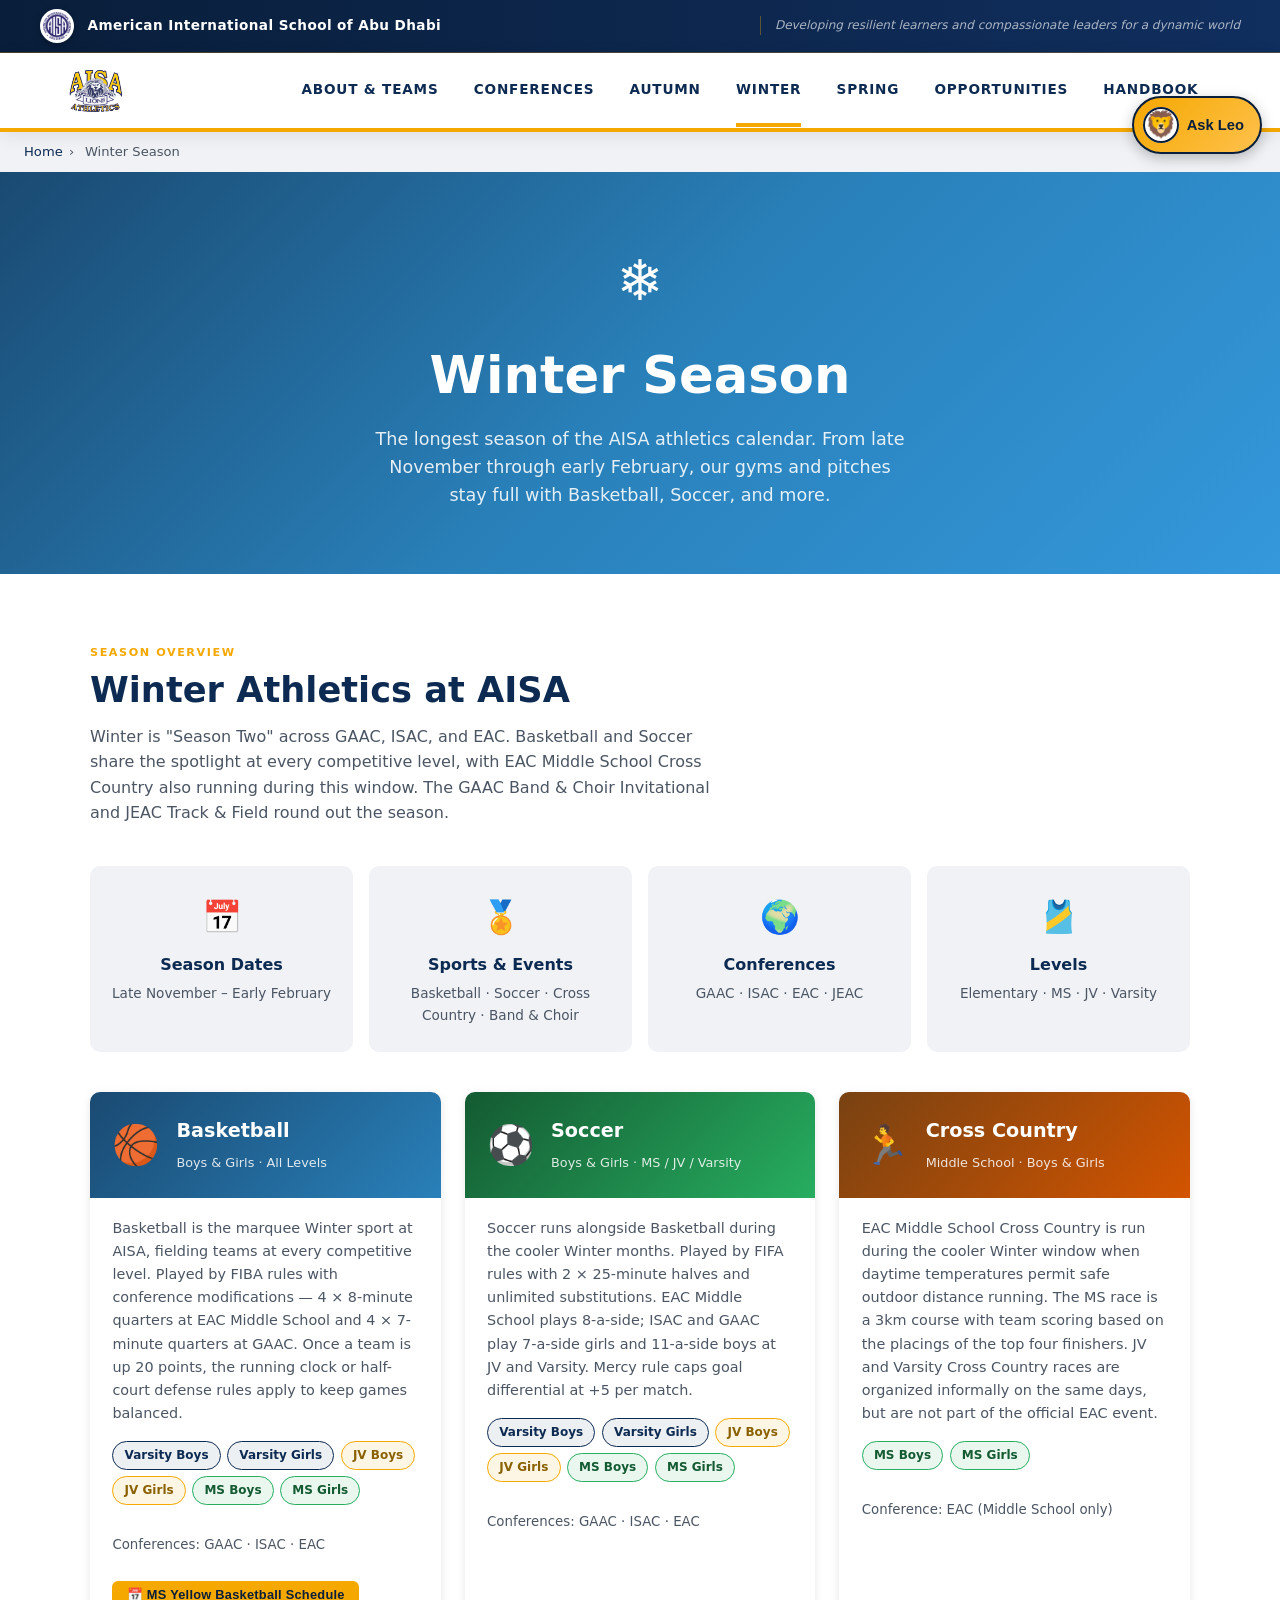
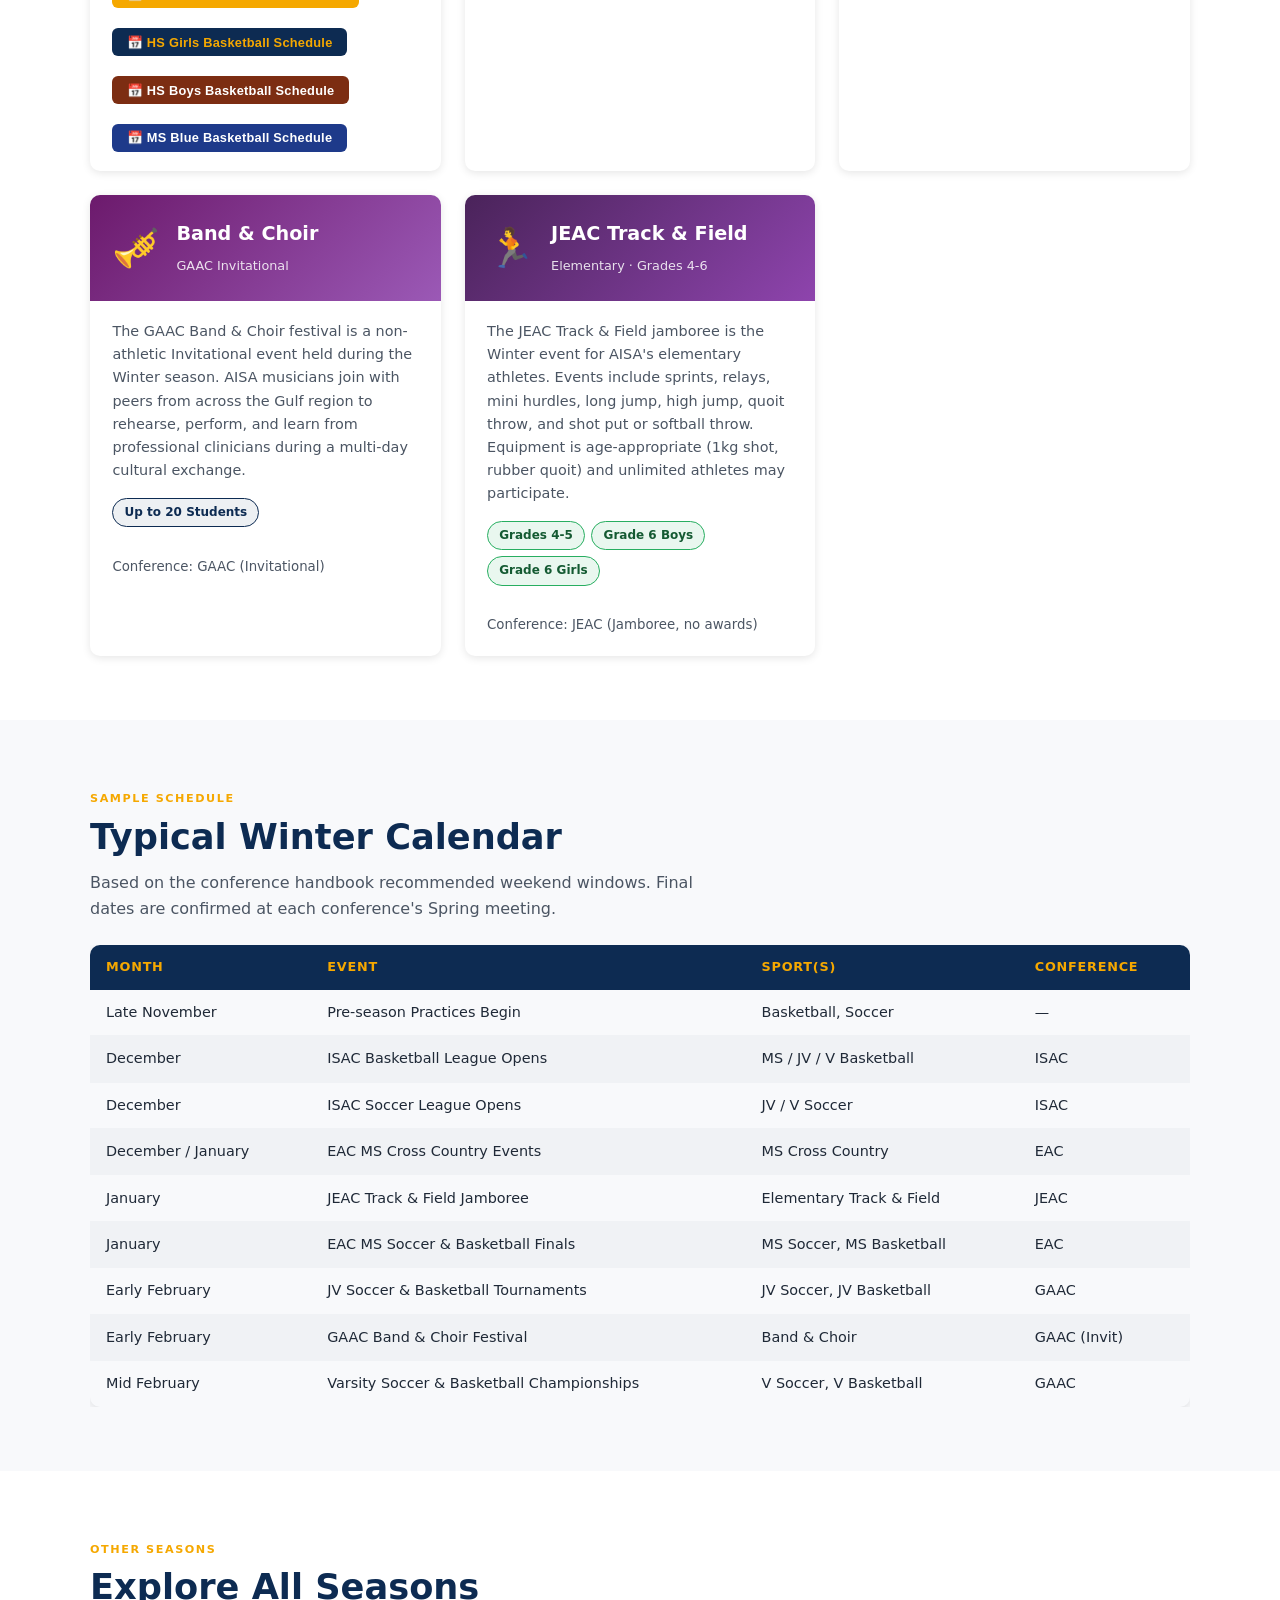
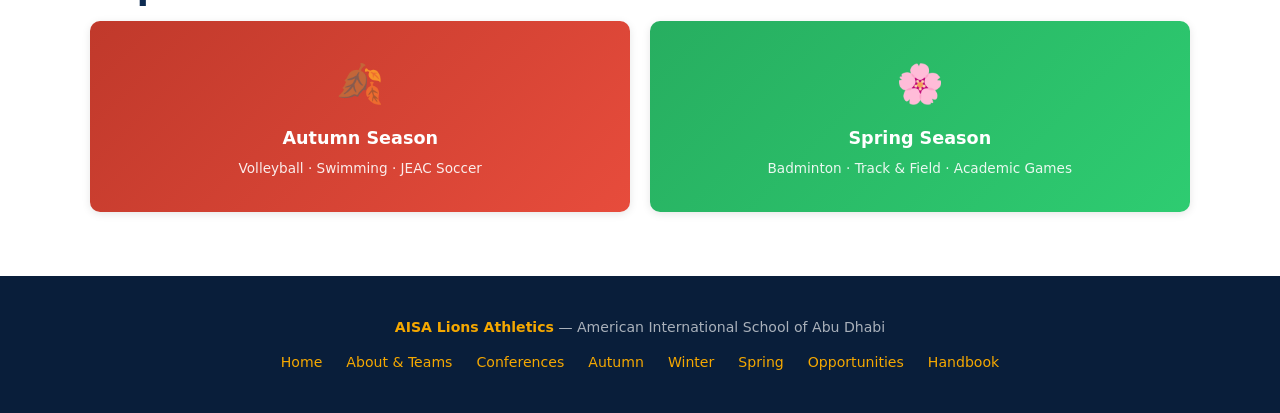
<file: winter.html>
<!DOCTYPE html>
<html lang="en">
<head>
  <meta charset="UTF-8" />
  <meta name="viewport" content="width=device-width, initial-scale=1.0" />
  <title>Winter Sports – AISA Lions Athletics</title>
  <link rel="stylesheet" href="styles.css" />
  <style>
    .sport-card-header.basketball { background: linear-gradient(135deg, #1a4a72, #2980b9); }
    .sport-card-header.soccer     { background: linear-gradient(135deg, #145a32, #27ae60); }
    .sport-card-header.xc         { background: linear-gradient(135deg, #784212, #d35400); }
    .sport-card-header.bandchoir  { background: linear-gradient(135deg, #6c1a6c, #9b59b6); }
    .sport-card-header.jeac-track { background: linear-gradient(135deg, #4a235a, #8e44ad); }

    /* ── Schedule Button ── */
    .btn-schedule {
      display: inline-flex; align-items: center; gap: .4rem;
      background: var(--gold); color: var(--navy-dark);
      border: none; border-radius: 6px;
      padding: .4rem .9rem; font-size: .8rem; font-weight: 800;
      cursor: pointer; letter-spacing: .02em; margin-top: .75rem;
      transition: background .15s, transform .1s;
    }
    .btn-schedule:hover { background: #e09900; transform: translateY(-1px); }

    /* ── Schedule Modal Overlay ── */
    .sched-modal {
      display: none; position: fixed; inset: 0; z-index: 9000;
      background: rgba(10,20,45,.7); backdrop-filter: blur(4px);
      align-items: center; justify-content: center; padding: 1rem;
    }
    .sched-modal.open { display: flex; }
    .sched-inner {
      background: #fff; border-radius: 14px; width: 100%; max-width: 700px;
      max-height: 90vh; overflow-y: auto;
      box-shadow: 0 20px 60px rgba(0,0,0,.35);
      animation: popIn .2s ease-out;
    }
    @keyframes popIn { from { transform: scale(.94); opacity: 0; } to { transform: scale(1); opacity: 1; } }

    .sched-header {
      display: flex; justify-content: space-between; align-items: center;
      padding: 1.1rem 1.4rem .8rem;
      border-bottom: 2px solid #f0f0f0;
      background: linear-gradient(135deg, #0d2b52, #1a4a8a);
      border-radius: 14px 14px 0 0; color: #fff;
    }
    .sched-header h2 { margin: 0; font-size: 1.15rem; }
    .sched-header p  { margin: .15rem 0 0; font-size: .78rem; opacity: .8; }
    .sched-close {
      background: rgba(255,255,255,.2); border: none; color: #fff;
      border-radius: 50%; width: 32px; height: 32px; font-size: 1rem;
      cursor: pointer; display: flex; align-items: center; justify-content: center;
      flex-shrink: 0; transition: background .15s;
    }
    .sched-close:hover { background: rgba(255,255,255,.35); }

    /* Legend */
    .cal-legend {
      display: flex; flex-wrap: wrap; gap: .5rem 1rem;
      padding: .7rem 1.4rem; background: #f8faff;
      border-bottom: 1px solid #e8eef6; font-size: .76rem; color: #444;
    }
    .cal-legend span { display: inline-flex; align-items: center; gap: .35rem; font-weight: 600; }
    .cal-dot { width: 11px; height: 11px; border-radius: 3px; flex-shrink: 0; }
    .cal-dot.reg  { background: #bfdbfe; border: 1.5px solid #3b82f6; }
    .cal-dot.try  { background: #fde68a; border: 1.5px solid #f59e0b; }
    .cal-dot.prac { background: #a7f3d0; border: 1.5px solid #10b981; }
    .cal-dot.prac-b { background: #dbeafe; border: 1.5px solid #3b82f6; }
    .cal-dot.prac-g { background: #fce7f3; border: 1.5px solid #ec4899; }
    .cal-dot.game { background: #dc2626; border: 1.5px solid #991b1b; }
    .cal-dot.brk  { background: #e5e7eb; border: 1.5px solid #9ca3af; }

    /* Month Tabs */
    .cal-tabs {
      display: flex; border-bottom: 2px solid #e8eef6;
      padding: 0 1rem;
    }
    .cal-tab {
      padding: .6rem 1rem; border: none; background: none;
      font-size: .83rem; font-weight: 700; color: #666;
      cursor: pointer; border-bottom: 3px solid transparent;
      margin-bottom: -2px; transition: color .15s, border-color .15s;
    }
    .cal-tab:hover { color: #0d2b52; }
    .cal-tab.active { color: #0d2b52; border-bottom-color: #f5a800; }

    /* Calendar Grid */
    .cal-month { padding: 1rem 1.4rem; }
    .cal-month-title {
      font-size: 1rem; font-weight: 800; color: #0d2b52;
      margin-bottom: .75rem; text-align: center;
    }
    .cal-grid {
      display: grid; grid-template-columns: repeat(7, 1fr);
      gap: 4px;
    }
    .cal-dow {
      text-align: center; font-size: .68rem; font-weight: 700;
      color: #888; padding: .3rem 0; text-transform: uppercase;
      letter-spacing: .04em;
    }
    .cal-empty { min-height: 50px; border-radius: 6px; }
    .cal-day {
      min-height: 50px; border-radius: 6px; padding: 5px 4px 3px;
      font-size: .82rem; font-weight: 600;
      display: flex; flex-direction: column; align-items: center;
      cursor: default; color: #374151;
      background: #f3f4f6; transition: transform .1s;
    }
    .cal-day span {
      font-size: .58rem; font-weight: 800; text-transform: uppercase;
      letter-spacing: .04em; margin-top: 2px; text-align: center;
      line-height: 1.25;
    }
    .cal-day.reg  { background: #dbeafe; color: #1e40af; }
    .cal-day.try  { background: #fef3c7; color: #92400e; border: 1.5px solid #f59e0b; }
    .cal-day.prac  { background: #d1fae5; color: #065f46; }
    .cal-day.prac span { color: #047857; }
    .cal-day.prac-b { background: #dbeafe; color: #1e3a5f; }
    .cal-day.prac-b span { color: #1d4ed8; font-size: .6rem; }
    .cal-day.prac-g { background: #fce7f3; color: #701a40; }
    .cal-day.prac-g span { color: #be185d; font-size: .6rem; }
    .cal-day.game {
      background: #dc2626; color: #fff;
      border: 2px solid #991b1b;
      box-shadow: 0 3px 10px rgba(220,38,38,.4);
      transform: scale(1.04); cursor: pointer;
    }
    .cal-day.game span { color: rgba(255,255,255,.9); font-size: .64rem; }
    .cal-day.game:hover { transform: scale(1.08); }
    .cal-day.brk  { background: #e5e7eb; color: #9ca3af; font-weight: 400; font-size: .76rem; }
    .cal-break-note {
      margin: .6rem 0 0; font-size: .77rem; color: #6b7280;
      text-align: center; font-style: italic;
    }

    /* Game Day Summary */
    .game-summary {
      border-top: 2px solid #f0f0f0;
      padding: 1rem 1.4rem;
      background: #f8faff;
    }
    .game-summary h3 {
      font-size: .92rem; font-weight: 800; color: #0d2b52;
      margin: 0 0 .75rem;
    }
    .game-list { display: flex; flex-direction: column; gap: .5rem; }
    .game-item {
      display: flex; align-items: flex-start; gap: .85rem;
      background: #fff; border-radius: 8px; padding: .7rem .9rem;
      border-left: 4px solid #dc2626;
      box-shadow: 0 1px 4px rgba(0,0,0,.07);
    }
    .game-date {
      font-size: .95rem; font-weight: 900; color: #dc2626;
      min-width: 44px; text-align: center; line-height: 1.3;
    }
    .game-details { font-size: .82rem; color: #374151; }
    .game-details strong { display: block; font-size: .87rem; color: #0d2b52; margin-bottom: .2rem; }
    .game-details .teams { display: flex; flex-wrap: wrap; gap: .3rem .8rem; margin-top: .2rem; }
    .game-details .team-row { display: flex; align-items: center; gap: .3rem; }

    /* Game Detail Popup */
    .game-popup {
      display: none; margin: 0 1.4rem 1rem;
      background: #fff3f3; border: 2px solid #dc2626;
      border-radius: 10px; padding: .85rem 1.1rem;
      animation: fadeIn .18s ease-out;
    }
    @keyframes fadeIn { from { opacity: 0; transform: translateY(-4px); } to { opacity: 1; transform: none; } }
    .game-popup.visible { display: block; }
    .cal-day.game-gaac {
      background: #0d2b52; color: #f5a800;
      border: 2px solid #f5a800;
      box-shadow: 0 3px 10px rgba(13,43,82,.4);
      transform: scale(1.04); cursor: pointer;
    }
    .cal-day.game-gaac span { color: #f5a800; font-size: .62rem; }
    .cal-day.game-gaac:hover { transform: scale(1.09); }
    .cal-dot.game-gaac { background: #0d2b52; border: 1.5px solid #f5a800; }
    .cal-day.support { background: #e0f2fe; color: #0369a1; border: 1px solid #7dd3fc; cursor: default; }
    .cal-day.support span { color: #0284c7; font-size: .58rem; }
    .cal-dot.support { background: #bae6fd; border: 1.5px solid #0ea5e9; }
    .cal-day.game-eac {
      background: #0f766e; color: #fff;
      border: 2px solid #115e59;
      box-shadow: 0 3px 10px rgba(15,118,110,.4);
      transform: scale(1.04); cursor: pointer;
    }
    .cal-day.game-eac span { color: rgba(255,255,255,.9); font-size: .6rem; }
    .cal-day.game-eac:hover { transform: scale(1.08); }
    .cal-dot.game-eac { background: #0f766e; border: 1.5px solid #115e59; }
    .game-popup-title {
      font-size: .9rem; font-weight: 800; color: #dc2626;
      margin: 0 0 .55rem; display: flex; align-items: center; gap: .4rem;
    }
    .game-popup-rows { display: flex; flex-direction: column; gap: .35rem; }
    .game-popup-row {
      display: flex; align-items: center; gap: .5rem;
      font-size: .83rem; color: #374151;
    }
    .game-popup-row strong { color: #0d2b52; min-width: 42px; }
    .game-popup-close {
      float: right; background: none; border: none;
      color: #dc2626; font-size: .85rem; cursor: pointer;
      font-weight: 700; padding: 0; line-height: 1;
    }

    .sched-footer {
      padding: .85rem 1.4rem 1.1rem; text-align: center;
      border-top: 1px solid #f0f0f0;
    }

    @media (max-width: 500px) {
      .cal-day { min-height: 40px; font-size: .74rem; padding: 3px 2px; }
      .cal-day span { font-size: .52rem; }
      .sched-inner { border-radius: 10px; }
      .game-item { flex-direction: column; gap: .3rem; }
    }
  </style>
</head>
<body>

  <!-- AISA SITE HEADER -->
  <header class="site-header">
    <div class="top-bar">
      <div class="top-bar-inner">
        <img src="AISAOfficalLogo.png" alt="AISA – American International School of Abu Dhabi" class="official-logo" />
        <span class="school-name">American International School of Abu Dhabi</span>
        <span class="top-bar-tagline">Developing resilient learners and compassionate leaders for a dynamic world</span>
      </div>
    </div>
    <nav class="main-nav" aria-label="Primary">
      <div class="main-nav-inner">
        <a href="index.html" class="lions-brand" aria-label="AISA Lions Athletics — Home">
          <img src="GAAC%20Logos(WebsiteVersion)/AISA/AISALionsLogo%20%20copy.png" alt="AISA Lions Athletics" />
        </a>
        <input type="checkbox" id="nav-toggle-checkbox" />
        <label for="nav-toggle-checkbox" class="nav-toggle" aria-label="Toggle navigation">☰</label>
        <ul class="nav-links">
          <li><a href="purpose.html">About &amp; Teams</a></li>
          <li><a href="conferences.html">Conferences</a></li>
          <li><a href="autumn.html">Autumn</a></li>
          <li><a href="winter.html" class="active">Winter</a></li>
          <li><a href="spring.html">Spring</a></li>
          <li><a href="opportunities.html">Opportunities</a></li>
          <li><a href="handbook.html">Handbook</a></li>
        </ul>
      </div>
    </nav>
  </header>

  <!-- BREADCRUMB -->
  <div class="breadcrumb">
    <a href="index.html">Home</a><span>›</span> Winter Season
  </div>

  <!-- SEASON HERO -->
  <div class="season-hero winter-hero">
    <span style="font-size:3.5rem; display:block; margin-bottom:.6rem;">❄️</span>
    <h1>Winter Season</h1>
    <p>The longest season of the AISA athletics calendar. From late November through early February, our gyms and pitches stay full with Basketball, Soccer, and more.</p>
  </div>

  <!-- OVERVIEW -->
  <section>
    <div class="container">
      <div class="section-label">Season Overview</div>
      <h2 class="section-title">Winter Athletics at AISA</h2>
      <p class="section-sub">Winter is "Season Two" across GAAC, ISAC, and EAC. Basketball and Soccer share the spotlight at every competitive level, with EAC Middle School Cross Country also running during this window. The GAAC Band &amp; Choir Invitational and JEAC Track &amp; Field round out the season.</p>

      <div style="display:grid; grid-template-columns:repeat(auto-fit,minmax(180px,1fr)); gap:1rem; margin-bottom:2.5rem;">
        <div class="value-item">
          <span class="icon">📅</span>
          <h4>Season Dates</h4>
          <p>Late November – Early February</p>
        </div>
        <div class="value-item">
          <span class="icon">🏅</span>
          <h4>Sports &amp; Events</h4>
          <p>Basketball · Soccer · Cross Country · Band &amp; Choir</p>
        </div>
        <div class="value-item">
          <span class="icon">🌍</span>
          <h4>Conferences</h4>
          <p>GAAC · ISAC · EAC · JEAC</p>
        </div>
        <div class="value-item">
          <span class="icon">🎽</span>
          <h4>Levels</h4>
          <p>Elementary · MS · JV · Varsity</p>
        </div>
      </div>

      <!-- SPORT CARDS -->
      <div class="sport-grid">

        <!-- BASKETBALL -->
        <div class="sport-card">
          <div class="sport-card-header basketball">
            <div class="sport-emoji">🏀</div>
            <div>
              <h3>Basketball</h3>
              <span>Boys &amp; Girls · All Levels</span>
            </div>
          </div>
          <div class="sport-card-body">
            <p>Basketball is the marquee Winter sport at AISA, fielding teams at every competitive level. Played by FIBA rules with conference modifications — 4 × 8-minute quarters at EAC Middle School and 4 × 7-minute quarters at GAAC. Once a team is up 20 points, the running clock or half-court defense rules apply to keep games balanced.</p>
            <div class="team-badges">
              <span class="badge badge-varsity">Varsity Boys</span>
              <span class="badge badge-varsity">Varsity Girls</span>
              <span class="badge badge-jv">JV Boys</span>
              <span class="badge badge-jv">JV Girls</span>
              <span class="badge badge-ms">MS Boys</span>
              <span class="badge badge-ms">MS Girls</span>
            </div>
            <br>
            <small style="color:var(--gray-600);">Conferences: GAAC · ISAC · EAC</small>
            <div style="display:flex;flex-wrap:wrap;gap:.5rem;margin-top:.75rem;">
              <button class="btn-schedule" onclick="document.getElementById('ms-bb-modal').classList.add('open')">📅 MS Yellow Basketball Schedule</button>
              <button class="btn-schedule" style="background:var(--navy);color:var(--gold);" onclick="document.getElementById('hs-girls-bb-modal').classList.add('open')">📅 HS Girls Basketball Schedule</button>
              <button class="btn-schedule" style="background:#7c2d12;color:#fff;" onclick="document.getElementById('hs-boys-bb-modal').classList.add('open')">📅 HS Boys Basketball Schedule</button>
              <button class="btn-schedule" style="background:#1e3a8a;color:#fff;" onclick="document.getElementById('ms-blue-bb-modal').classList.add('open')">📅 MS Blue Basketball Schedule</button>
            </div>
          </div>
        </div>

        <!-- SOCCER -->
        <div class="sport-card">
          <div class="sport-card-header soccer">
            <div class="sport-emoji">⚽</div>
            <div>
              <h3>Soccer</h3>
              <span>Boys &amp; Girls · MS / JV / Varsity</span>
            </div>
          </div>
          <div class="sport-card-body">
            <p>Soccer runs alongside Basketball during the cooler Winter months. Played by FIFA rules with 2 × 25-minute halves and unlimited substitutions. EAC Middle School plays 8-a-side; ISAC and GAAC play 7-a-side girls and 11-a-side boys at JV and Varsity. Mercy rule caps goal differential at +5 per match.</p>
            <div class="team-badges">
              <span class="badge badge-varsity">Varsity Boys</span>
              <span class="badge badge-varsity">Varsity Girls</span>
              <span class="badge badge-jv">JV Boys</span>
              <span class="badge badge-jv">JV Girls</span>
              <span class="badge badge-ms">MS Boys</span>
              <span class="badge badge-ms">MS Girls</span>
            </div>
            <br>
            <small style="color:var(--gray-600);">Conferences: GAAC · ISAC · EAC</small>
          </div>
        </div>

        <!-- CROSS COUNTRY -->
        <div class="sport-card">
          <div class="sport-card-header xc">
            <div class="sport-emoji">🏃</div>
            <div>
              <h3>Cross Country</h3>
              <span>Middle School · Boys &amp; Girls</span>
            </div>
          </div>
          <div class="sport-card-body">
            <p>EAC Middle School Cross Country is run during the cooler Winter window when daytime temperatures permit safe outdoor distance running. The MS race is a 3km course with team scoring based on the placings of the top four finishers. JV and Varsity Cross Country races are organized informally on the same days, but are not part of the official EAC event.</p>
            <div class="team-badges">
              <span class="badge badge-ms">MS Boys</span>
              <span class="badge badge-ms">MS Girls</span>
            </div>
            <br>
            <small style="color:var(--gray-600);">Conference: EAC (Middle School only)</small>
          </div>
        </div>

        <!-- BAND & CHOIR -->
        <div class="sport-card">
          <div class="sport-card-header bandchoir">
            <div class="sport-emoji">🎺</div>
            <div>
              <h3>Band &amp; Choir</h3>
              <span>GAAC Invitational</span>
            </div>
          </div>
          <div class="sport-card-body">
            <p>The GAAC Band &amp; Choir festival is a non-athletic Invitational event held during the Winter season. AISA musicians join with peers from across the Gulf region to rehearse, perform, and learn from professional clinicians during a multi-day cultural exchange.</p>
            <div class="team-badges">
              <span class="badge badge-varsity">Up to 20 Students</span>
            </div>
            <br>
            <small style="color:var(--gray-600);">Conference: GAAC (Invitational)</small>
          </div>
        </div>

        <!-- JEAC TRACK & FIELD -->
        <div class="sport-card">
          <div class="sport-card-header jeac-track">
            <div class="sport-emoji">🏃</div>
            <div>
              <h3>JEAC Track &amp; Field</h3>
              <span>Elementary · Grades 4-6</span>
            </div>
          </div>
          <div class="sport-card-body">
            <p>The JEAC Track &amp; Field jamboree is the Winter event for AISA's elementary athletes. Events include sprints, relays, mini hurdles, long jump, high jump, quoit throw, and shot put or softball throw. Equipment is age-appropriate (1kg shot, rubber quoit) and unlimited athletes may participate.</p>
            <div class="team-badges">
              <span class="badge badge-ms">Grades 4-5</span>
              <span class="badge badge-ms">Grade 6 Boys</span>
              <span class="badge badge-ms">Grade 6 Girls</span>
            </div>
            <br>
            <small style="color:var(--gray-600);">Conference: JEAC (Jamboree, no awards)</small>
          </div>
        </div>

      </div>
    </div>
  </section>

  <!-- SAMPLE SCHEDULE -->
  <section style="background: var(--off-white);">
    <div class="container">
      <div class="section-label">Sample Schedule</div>
      <h2 class="section-title">Typical Winter Calendar</h2>
      <p class="section-sub" style="margin-bottom:1.5rem;">Based on the conference handbook recommended weekend windows. Final dates are confirmed at each conference's Spring meeting.</p>
      <div style="overflow-x:auto;">
        <table class="schedule-table">
          <thead>
            <tr>
              <th>Month</th>
              <th>Event</th>
              <th>Sport(s)</th>
              <th>Conference</th>
            </tr>
          </thead>
          <tbody>
            <tr>
              <td>Late November</td>
              <td>Pre-season Practices Begin</td>
              <td>Basketball, Soccer</td>
              <td>—</td>
            </tr>
            <tr>
              <td>December</td>
              <td>ISAC Basketball League Opens</td>
              <td>MS / JV / V Basketball</td>
              <td>ISAC</td>
            </tr>
            <tr>
              <td>December</td>
              <td>ISAC Soccer League Opens</td>
              <td>JV / V Soccer</td>
              <td>ISAC</td>
            </tr>
            <tr>
              <td>December / January</td>
              <td>EAC MS Cross Country Events</td>
              <td>MS Cross Country</td>
              <td>EAC</td>
            </tr>
            <tr>
              <td>January</td>
              <td>JEAC Track &amp; Field Jamboree</td>
              <td>Elementary Track &amp; Field</td>
              <td>JEAC</td>
            </tr>
            <tr>
              <td>January</td>
              <td>EAC MS Soccer &amp; Basketball Finals</td>
              <td>MS Soccer, MS Basketball</td>
              <td>EAC</td>
            </tr>
            <tr>
              <td>Early February</td>
              <td>JV Soccer &amp; Basketball Tournaments</td>
              <td>JV Soccer, JV Basketball</td>
              <td>GAAC</td>
            </tr>
            <tr>
              <td>Early February</td>
              <td>GAAC Band &amp; Choir Festival</td>
              <td>Band &amp; Choir</td>
              <td>GAAC (Invit)</td>
            </tr>
            <tr>
              <td>Mid February</td>
              <td>Varsity Soccer &amp; Basketball Championships</td>
              <td>V Soccer, V Basketball</td>
              <td>GAAC</td>
            </tr>
          </tbody>
        </table>
      </div>
    </div>
  </section>

  <!-- SEASON NAVIGATION -->
  <section>
    <div class="container">
      <div class="section-label">Other Seasons</div>
      <h2 class="section-title">Explore All Seasons</h2>
      <div class="season-nav">
        <a class="season-card sc-autumn" href="autumn.html">
          <span class="season-icon">🍂</span>
          Autumn Season
          <p>Volleyball · Swimming · JEAC Soccer</p>
        </a>
        <a class="season-card sc-spring" href="spring.html">
          <span class="season-icon">🌸</span>
          Spring Season
          <p>Badminton · Track &amp; Field · Academic Games</p>
        </a>
      </div>
    </div>
  </section>

  <!-- FOOTER -->
  <footer>
    <strong>AISA Lions Athletics</strong> — American International School of Abu Dhabi<br>
    <div class="footer-links">
      <a href="index.html">Home</a>
      <a href="purpose.html">About &amp; Teams</a>
      <a href="conferences.html">Conferences</a>
      <a href="autumn.html">Autumn</a>
      <a href="winter.html">Winter</a>
      <a href="spring.html">Spring</a>
      <a href="opportunities.html">Opportunities</a>
      <a href="handbook.html">Handbook</a>
    </div>
  </footer>

  <script src="leo.js" defer></script>

  <!-- ── MS YELLOW BASKETBALL SCHEDULE MODAL ── -->
  <div id="ms-bb-modal" class="sched-modal" role="dialog" aria-modal="true" aria-label="MS Yellow Basketball Schedule">
    <div class="sched-inner">

      <!-- Header -->
      <div class="sched-header">
        <div style="display:flex;align-items:center;gap:.75rem;">
          <span style="font-size:1.8rem;line-height:1;">🏀</span>
          <div>
            <h2>MS Yellow Basketball</h2>
            <p>2026–2027 · DEAC &amp; EAC (Development &amp; Emirates Athletics Conferences)</p>
          </div>
        </div>
        <button class="sched-close" onclick="document.getElementById('ms-bb-modal').classList.remove('open')" aria-label="Close">✕</button>
      </div>

      <!-- Legend -->
      <div class="cal-legend">
        <span><span class="cal-dot reg"></span>Registration</span>
        <span><span class="cal-dot try"></span>Tryouts</span>
        <span><span class="cal-dot prac-b"></span>Practice (Boys)</span>
        <span><span class="cal-dot prac-g"></span>Practice (Girls)</span>
        <span><span class="cal-dot game"></span>DEAC Game Day</span>
        <span><span class="cal-dot game-eac"></span>EAC Game Day</span>
        <span><span class="cal-dot support"></span>Support Event</span>
        <span><span class="cal-dot brk"></span>Winter Break</span>
      </div>

      <!-- Month Tabs -->
      <div class="cal-tabs" role="tablist">
        <button class="cal-tab active" role="tab" onclick="showMSYMonth('nov',this)">🍂 Nov 2026</button>
        <button class="cal-tab" role="tab" onclick="showMSYMonth('dec',this)">❄️ Dec 2026</button>
        <button class="cal-tab" role="tab" onclick="showMSYMonth('jan',this)">🏀 Jan 2027</button>
      </div>

      <!-- NOVEMBER 2026 -->
      <div id="sched-nov" class="cal-month">
        <div class="cal-month-title">November 2026</div>
        <div class="cal-grid">
          <div class="cal-dow">Sun</div><div class="cal-dow">Mon</div><div class="cal-dow">Tue</div><div class="cal-dow">Wed</div><div class="cal-dow">Thu</div><div class="cal-dow">Fri</div><div class="cal-dow">Sat</div>
          <div class="cal-day">1</div><div class="cal-day">2</div><div class="cal-day">3</div><div class="cal-day">4</div><div class="cal-day">5</div><div class="cal-day">6</div><div class="cal-day">7</div>
          <div class="cal-day">8</div><div class="cal-day">9</div><div class="cal-day">10</div><div class="cal-day">11</div><div class="cal-day">12</div><div class="cal-day">13</div><div class="cal-day">14</div>
          <div class="cal-day">15</div>
          <div class="cal-day reg" title="1st Day of Registration · Online · Both Genders">16<span>Reg</span></div>
          <div class="cal-day reg" title="Registration · Online · Both Genders">17<span>Reg</span></div>
          <div class="cal-day reg" title="Registration · Online · Both Genders">18<span>Reg</span></div>
          <div class="cal-day reg" title="Registration · Online · Both Genders">19<span>Reg</span></div>
          <div class="cal-day reg" title="Last Day of Registration · Online · Both Genders">20<span>Reg</span></div>
          <div class="cal-day">21</div>
          <div class="cal-day">22</div>
          <div class="cal-day try" title="Tryouts — Girls · Lower Gym · 3:00–4:30 PM">23<span>Tryout<br>Girls</span></div>
          <div class="cal-day try" title="Tryouts — Boys · Lower Gym · 3:00–4:30 PM">24<span>Tryout<br>Boys</span></div>
          <div class="cal-day try" title="Tryouts — Girls · Lower Gym · 3:00–4:30 PM">25<span>Tryout<br>Girls</span></div>
          <div class="cal-day">26</div><div class="cal-day">27</div><div class="cal-day">28</div>
          <div class="cal-day">29</div>
          <div title="Tryouts — Boys · Lower Gym · 3:00–4:30 PM" class="cal-day try">30<span>Tryout<br>Boys</span></div>
          <div class="cal-empty"></div><div class="cal-empty"></div><div class="cal-empty"></div><div class="cal-empty"></div><div class="cal-empty"></div>
        </div>
      </div>

      <!-- DECEMBER 2026 -->
      <div id="sched-dec" class="cal-month" style="display:none;">
        <div class="cal-month-title">December 2026</div>
        <div class="cal-grid">
          <div class="cal-dow">Sun</div><div class="cal-dow">Mon</div><div class="cal-dow">Tue</div><div class="cal-dow">Wed</div><div class="cal-dow">Thu</div><div class="cal-dow">Fri</div><div class="cal-dow">Sat</div>
          <div class="cal-empty"></div><div class="cal-empty"></div>
          <div title="Practice — Girls · Lower Gym · 3:00–4:30 PM" class="cal-day prac-g">1<span>Practice<br>Girls</span></div>
          <div title="Practice — Boys · Lower Gym · 3:00–4:32 PM" class="cal-day prac-b">2<span>Practice<br>Boys</span></div>
          <div title="Practice — Girls · Lower Gym · 3:00–4:30 PM" class="cal-day prac-g">3<span>Practice<br>Girls</span></div>
          <div title="Practice — Girls · Lower Gym · 11:40 AM–1:10 PM" class="cal-day prac-g">4<span>Practice<br>Girls</span></div>
          <div class="cal-day">5</div>
          <div class="cal-day">6</div>
          <div title="Practice — Boys · Lower Gym · 3:00–4:30 PM" class="cal-day prac-b">7<span>Practice<br>Boys</span></div>
          <div class="cal-day game" onclick="showMSYGamePopup('Dec 8','DEAC Exchanges (Boys) &amp; 3–5 Games (Girls)','TBD/TBD · @ ASD (Dubai) · Schools: GAA, ACS, AISA','TBD/TBD · @ DAS (Dubai) · Schools: ASD, DAA, DAS')">8<span>DEAC<br>EXCHANGE</span></div>
          <div title="Practice — Boys · Lower Gym · 3:00–4:30 PM" class="cal-day prac-b">9<span>Practice<br>Boys</span></div>
          <div title="Practice — Girls · Lower Gym · 3:00–4:32 PM" class="cal-day prac-g">10<span>Practice<br>Girls</span></div>
          <div class="cal-day">11</div>
          <div class="cal-day brk">12</div>
          <div class="cal-day brk">13</div><div class="cal-day brk">14</div><div class="cal-day brk">15</div><div class="cal-day brk">16</div><div class="cal-day brk">17</div><div class="cal-day brk">18</div><div class="cal-day brk">19</div>
          <div class="cal-day brk">20</div><div class="cal-day brk">21</div><div class="cal-day brk">22</div><div class="cal-day brk">23</div><div class="cal-day brk">24</div><div class="cal-day brk">25</div><div class="cal-day brk">26</div>
          <div class="cal-day brk">27</div><div class="cal-day brk">28</div><div class="cal-day brk">29</div><div class="cal-day brk">30</div><div class="cal-day brk">31</div>
          <div class="cal-empty"></div><div class="cal-empty"></div>
        </div>
        <p class="cal-break-note">❄️ Winter Break — Dec 12 through Jan 3. No games or practices.</p>
      </div>

      <!-- JANUARY 2027 -->
      <div id="sched-jan" class="cal-month" style="display:none;">
        <div class="cal-month-title">January 2027</div>
        <div class="cal-grid">
          <div class="cal-dow">Sun</div><div class="cal-dow">Mon</div><div class="cal-dow">Tue</div><div class="cal-dow">Wed</div><div class="cal-dow">Thu</div><div class="cal-dow">Fri</div><div class="cal-dow">Sat</div>
          <div class="cal-empty"></div><div class="cal-empty"></div><div class="cal-empty"></div><div class="cal-empty"></div><div class="cal-empty"></div>
          <div class="cal-day brk">1</div><div class="cal-day brk">2</div>
          <div class="cal-day brk">3</div>
          <div title="Practice — Boys · Lower Gym · 3:00–4:30 PM" class="cal-day prac-b">4<span>Practice<br>Boys</span></div>
          <div title="Practice — Girls · Lower Gym · 3:00–4:30 PM" class="cal-day prac-g">5<span>Practice<br>Girls</span></div>
          <div class="cal-day support" title="Optional — Watch HS Boys Play at HOME · 3:00–4:30 PM">6<span>Watch<br>HS Boys</span></div>
          <div class="cal-day support" title="Optional — Watch HS Girls Play at HOME · 3:00–4:30 PM">7<span>Watch<br>HS Girls</span></div>
          <div title="Practice — Girls · Lower Gym · 11:40 AM–1:10 PM" class="cal-day prac-g">8<span>Practice<br>Girls</span></div>
          <div class="cal-day game-eac" onclick="showMSYGamePopup('Jan 9','EAC Exchanges (Boys) &amp; 3–5 Games (Girls)','TBD/TBD · @ ASD (Dubai) · Schools: GAA, ACS, AISA','TBD/TBD · Schools: ASD, DAA, DAS')">9<span>EAC<br>EXCHANGE</span></div>
          <div class="cal-day">10</div>
          <div title="Practice — Boys · Lower Gym · 3:00–4:30 PM" class="cal-day prac-b">11<span>Practice<br>Boys</span></div>
          <div title="Practice — Girls · Lower Gym · 3:00–4:30 PM" class="cal-day prac-g">12<span>Practice<br>Girls</span></div>
          <div title="Practice — Boys · Lower Gym · 3:00–4:30 PM" class="cal-day prac-b">13<span>Practice<br>Boys</span></div>
          <div title="Practice — Girls · Lower Gym · 3:00–4:30 PM" class="cal-day prac-g">14<span>Practice<br>Girls</span></div>
          <div title="Practice — Girls · Lower Gym · 11:40 AM–1:10 PM" class="cal-day prac-g">15<span>Practice<br>Girls</span></div>
          <div class="cal-day">16</div>
          <div class="cal-day">17</div>
          <div class="cal-day game-eac" onclick="showMSYGamePopup('Jan 18','EAC Games (Boys) &amp; 2 Games (Girls)','TBD/TBD · @ DAA (Dubai) · Schools: GAA, ACS, AISA','TBD/TBD · @ ACS · Schools: ASD, DAA, DAS')">18<span>EAC<br>GAMES</span></div>
          <div title="Practice — Girls · Lower Gym · 3:00–4:30 PM" class="cal-day prac-g">19<span>Practice<br>Girls</span></div>
          <div title="Practice — Boys · Lower Gym · 3:00–4:30 PM" class="cal-day prac-b">20<span>Practice<br>Boys</span></div>
          <div title="Practice — Girls · Lower Gym · 3:00–4:30 PM" class="cal-day prac-g">21<span>Practice<br>Girls</span></div>
          <div class="cal-day">22</div><div class="cal-day">23</div>
          <div class="cal-day">24</div>
          <div title="Practice — Boys · Lower Gym · 3:00–4:30 PM" class="cal-day prac-b">25<span>Practice<br>Boys</span></div>
          <div title="Practice — Girls · Lower Gym · 3:00–4:30 PM" class="cal-day prac-g">26<span>Practice<br>Girls</span></div>
          <div class="cal-day">27</div><div class="cal-day">28</div><div class="cal-day">29</div>
          <div class="cal-day game" onclick="showMSYGamePopup('Jan 30','DEAC Matches (Boys) &amp; 3–5 Matches (Girls)','TBD/TBD · @ ACS · Schools: GAA, ACS, AISA','TBD/TBD · @ DAS (Dubai) · Schools: ASD, DAA, DAS')">30<span>DEAC<br>MATCHES</span></div>
          <div class="cal-day">31</div>
          <div class="cal-empty"></div><div class="cal-empty"></div><div class="cal-empty"></div><div class="cal-empty"></div><div class="cal-empty"></div><div class="cal-empty"></div>
        </div>
      </div>

      <!-- Game Detail Popup (shown on cell click) -->
      <div id="game-popup" class="game-popup">
        <button class="game-popup-close" onclick="document.getElementById('game-popup').classList.remove('visible')" aria-label="Close">✕ close</button>
        <div class="game-popup-title">🔴 <span id="gp-title"></span></div>
        <div class="game-popup-rows">
          <div class="game-popup-row">👦 <strong>Boys:</strong> <span id="gp-boys"></span></div>
          <div class="game-popup-row">👧 <strong>Girls:</strong> <span id="gp-girls"></span></div>
        </div>
      </div>

      <!-- Game Day Summary -->
      <div class="game-summary">
        <h3>🔴 Game Days — 2026-2027</h3>
        <div class="game-list">
          <div class="game-item">
            <div class="game-date">Dec<br>8</div>
            <div class="game-details">
              <strong>DEAC Exchanges</strong>
              <div class="teams">
                <div class="team-row">👦 Boys → <strong>@ ASD</strong>, Dubai · Schools: GAA, ACS, AISA</div>
                <div class="team-row">👧 Girls → <strong>@ DAS</strong>, Dubai · 3–5 Games · Schools: ASD, DAA, DAS</div>
              </div>
            </div>
          </div>
          <div class="game-item" style="border-left-color:#0f766e;">
            <div class="game-date" style="color:#0f766e;">Jan<br>9</div>
            <div class="game-details">
              <strong>EAC Exchanges</strong>
              <div class="teams">
                <div class="team-row">👦 Boys → <strong>@ ASD</strong>, Dubai · Schools: GAA, ACS, AISA</div>
                <div class="team-row">👧 Girls → 3–5 Games · Schools: ASD, DAA, DAS</div>
              </div>
            </div>
          </div>
          <div class="game-item" style="border-left-color:#0f766e;">
            <div class="game-date" style="color:#0f766e;">Jan<br>18</div>
            <div class="game-details">
              <strong>EAC Games</strong>
              <div class="teams">
                <div class="team-row">👦 Boys → <strong>@ DAA</strong>, Dubai · Schools: GAA, ACS, AISA</div>
                <div class="team-row">👧 Girls → <strong>@ ACS</strong> · 2 Games · Schools: ASD, DAA, DAS</div>
              </div>
            </div>
          </div>
          <div class="game-item">
            <div class="game-date">Jan<br>30</div>
            <div class="game-details">
              <strong>DEAC Matches</strong>
              <div class="teams">
                <div class="team-row">👦 Boys → <strong>@ ACS</strong> · Schools: GAA, ACS, AISA</div>
                <div class="team-row">👧 Girls → <strong>@ DAS</strong>, Dubai · 3–5 Matches · Schools: ASD, DAA, DAS</div>
              </div>
            </div>
          </div>
        </div>
      </div>

      <!-- Footer / Download -->
      <div class="sched-footer">
        <a href="schedules/MS_Yellow_Basketball_2026-27.pdf" class="btn-schedule" download style="text-decoration:none;">📄 Download Full Schedule PDF</a>
      </div>

    </div><!-- /.sched-inner -->
  </div><!-- /#ms-bb-modal -->

  <script>
    function showMSYMonth(month, btn) {
      ['nov','dec','jan'].forEach(function(m) {
        document.getElementById('sched-' + m).style.display = m === month ? '' : 'none';
      });
      document.querySelectorAll('#ms-bb-modal .cal-tab').forEach(function(t) { t.classList.remove('active'); });
      btn.classList.add('active');
      document.getElementById('game-popup').classList.remove('visible');
    }
    function showMSYGamePopup(date, label, boys, girls) {
      var p = document.getElementById('game-popup');
      document.getElementById('gp-title').textContent = date + ' · ' + label;
      document.getElementById('gp-boys').textContent = boys;
      document.getElementById('gp-girls').textContent = girls;
      p.classList.add('visible');
      p.scrollIntoView({ behavior: 'smooth', block: 'nearest' });
    }
    function showHSGMonth(month, btn) {
      ['hs-nov','hs-dec','hs-jan'].forEach(function(m) {
        document.getElementById(m).style.display = m === month ? '' : 'none';
      });
      document.querySelectorAll('#hs-girls-bb-modal .cal-tab').forEach(function(t) { t.classList.remove('active'); });
      btn.classList.add('active');
      document.getElementById('hs-game-popup').classList.remove('visible');
    }
    function showHSGGamePopup(date, label, jv, varsity) {
      var p = document.getElementById('hs-game-popup');
      document.getElementById('hs-gp-title').textContent = date + ' · ' + label;
      document.getElementById('hs-gp-jv').textContent = jv;
      document.getElementById('hs-gp-var').textContent = varsity;
      p.classList.add('visible');
      p.scrollIntoView({ behavior: 'smooth', block: 'nearest' });
    }
    function showHSBMonth(month, btn) {
      ['hsb-nov','hsb-dec','hsb-jan'].forEach(function(m) {
        document.getElementById(m).style.display = m === month ? '' : 'none';
      });
      document.querySelectorAll('#hs-boys-bb-modal .cal-tab').forEach(function(t) { t.classList.remove('active'); });
      btn.classList.add('active');
      document.getElementById('hsb-game-popup').classList.remove('visible');
    }
    function showHSBGamePopup(date, label, jv, varsity) {
      var p = document.getElementById('hsb-game-popup');
      document.getElementById('hsb-gp-title').textContent = date + ' · ' + label;
      document.getElementById('hsb-gp-jv').textContent = jv;
      document.getElementById('hsb-gp-var').textContent = varsity;
      p.classList.add('visible');
      p.scrollIntoView({ behavior: 'smooth', block: 'nearest' });
    }
    function showMSBMonth(month, btn) {
      ['msb-nov','msb-dec','msb-jan'].forEach(function(m) {
        document.getElementById(m).style.display = m === month ? '' : 'none';
      });
      document.querySelectorAll('#ms-blue-bb-modal .cal-tab').forEach(function(t) { t.classList.remove('active'); });
      btn.classList.add('active');
      document.getElementById('msb-game-popup').classList.remove('visible');
    }
    function showMSBGamePopup(date, label, boys, girls) {
      var p = document.getElementById('msb-game-popup');
      document.getElementById('msb-gp-title').textContent = date + ' · ' + label;
      document.getElementById('msb-gp-boys').textContent = boys;
      document.getElementById('msb-gp-girls').textContent = girls;
      p.classList.add('visible');
      p.scrollIntoView({ behavior: 'smooth', block: 'nearest' });
    }
    ['ms-bb-modal','hs-girls-bb-modal','hs-boys-bb-modal','ms-blue-bb-modal'].forEach(function(id) {
      document.getElementById(id).addEventListener('click', function(e) {
        if (e.target === this) this.classList.remove('open');
      });
    });
    document.addEventListener('keydown', function(e) {
      if (e.key === 'Escape') {
        document.getElementById('ms-bb-modal').classList.remove('open');
        document.getElementById('hs-girls-bb-modal').classList.remove('open');
        document.getElementById('hs-boys-bb-modal').classList.remove('open');
        document.getElementById('ms-blue-bb-modal').classList.remove('open');
      }
    });
  </script>

  <!-- ── HS GIRLS BASKETBALL SCHEDULE MODAL ── -->
  <div id="hs-girls-bb-modal" class="sched-modal" role="dialog" aria-modal="true" aria-label="HS Girls Basketball Schedule">
    <div class="sched-inner">

      <!-- Header -->
      <div class="sched-header" style="background: linear-gradient(135deg, #145a32, #1e8449);">
        <div style="display:flex;align-items:center;gap:.75rem;">
          <span style="font-size:1.8rem;line-height:1;">🏀</span>
          <div>
            <h2>HS Girls Basketball</h2>
            <p>2026–2027 · ISAC League + GAAC Tournament (JV &amp; Varsity)</p>
          </div>
        </div>
        <button class="sched-close" onclick="document.getElementById('hs-girls-bb-modal').classList.remove('open')" aria-label="Close">✕</button>
      </div>

      <!-- Legend -->
      <div class="cal-legend">
        <span><span class="cal-dot reg"></span>Registration</span>
        <span><span class="cal-dot try"></span>Tryouts</span>
        <span><span class="cal-dot prac-g"></span>Practice</span>
        <span><span class="cal-dot game"></span>ISAC Game</span>
        <span><span class="cal-dot game-gaac"></span>GAAC Tournament</span>
        <span><span class="cal-dot support"></span>Support Event</span>
        <span><span class="cal-dot brk"></span>Winter Break</span>
      </div>

      <!-- Month Tabs -->
      <div class="cal-tabs" role="tablist">
        <button class="cal-tab active" role="tab" onclick="showHSGMonth('hs-nov',this)">🍂 Nov 2026</button>
        <button class="cal-tab" role="tab" onclick="showHSGMonth('hs-dec',this)">❄️ Dec 2026</button>
        <button class="cal-tab" role="tab" onclick="showHSGMonth('hs-jan',this)">🏀 Jan 2027</button>
      </div>

      <!-- NOVEMBER 2026 -->
      <div id="hs-nov" class="cal-month">
        <div class="cal-month-title">November 2026</div>
        <div class="cal-grid">
          <div class="cal-dow">Sun</div><div class="cal-dow">Mon</div><div class="cal-dow">Tue</div><div class="cal-dow">Wed</div><div class="cal-dow">Thu</div><div class="cal-dow">Fri</div><div class="cal-dow">Sat</div>
          <div class="cal-day">1</div><div class="cal-day">2</div><div class="cal-day">3</div><div class="cal-day">4</div><div class="cal-day">5</div><div class="cal-day">6</div><div class="cal-day">7</div>
          <div class="cal-day">8</div><div class="cal-day">9</div><div class="cal-day">10</div><div class="cal-day">11</div><div class="cal-day">12</div><div class="cal-day">13</div><div class="cal-day">14</div>
          <div class="cal-day">15</div>
          <div class="cal-day reg" title="1st Day of Registration · Online · Both Genders">16<span>Reg</span></div>
          <div class="cal-day reg" title="Registration · Online · Both Genders">17<span>Reg</span></div>
          <div class="cal-day reg" title="Registration · Online · Both Genders">18<span>Reg</span></div>
          <div class="cal-day reg" title="Registration · Online · Both Genders">19<span>Reg</span></div>
          <div class="cal-day reg" title="Last Day of Registration · Online · Both Genders">20<span>Reg</span></div>
          <div class="cal-day">21</div>
          <div class="cal-day">22</div>
          <div class="cal-day try" title="Tryouts · JV &amp; Varsity · Main Gym · 3:00–4:30 PM">23<span>Tryout<br>JV/V</span></div>
          <div class="cal-day">24</div>
          <div class="cal-day try" title="Tryouts · JV &amp; Varsity · Main Gym · 3:00–4:30 PM">25<span>Tryout<br>JV/V</span></div>
          <div class="cal-day">26</div>
          <div class="cal-day try" title="Tryouts · JV &amp; Varsity · Main Gym · 11:40 AM–1:10 PM">27<span>Tryout<br>JV/V</span></div>
          <div class="cal-day">28</div>
          <div class="cal-day">29</div><div class="cal-day">30</div>
          <div class="cal-empty"></div><div class="cal-empty"></div><div class="cal-empty"></div><div class="cal-empty"></div><div class="cal-empty"></div>
        </div>
      </div>

      <!-- DECEMBER 2026 -->
      <div id="hs-dec" class="cal-month" style="display:none;">
        <div class="cal-month-title">December 2026</div>
        <div class="cal-grid">
          <div class="cal-dow">Sun</div><div class="cal-dow">Mon</div><div class="cal-dow">Tue</div><div class="cal-dow">Wed</div><div class="cal-dow">Thu</div><div class="cal-dow">Fri</div><div class="cal-dow">Sat</div>
          <div class="cal-empty"></div><div class="cal-empty"></div>
          <div class="cal-day prac-g" title="Practice · JV &amp; Varsity · Main Gym · 3:00–4:30 PM">1<span>Practice<br>JV/V</span></div>
          <div class="cal-day prac-g" title="Practice · JV &amp; Varsity · Main Gym · 3:00–4:30 PM">2<span>Practice<br>JV/V</span></div>
          <div class="cal-day">3</div>
          <div class="cal-day prac-g" title="Practice · JV &amp; Varsity · Main Gym · 11:40 AM–1:10 PM">4<span>Practice<br>JV/V</span></div>
          <div class="cal-day">5</div>
          <div class="cal-day">6</div>
          <div class="cal-day prac-g" title="Practice · JV &amp; Varsity · Main Gym · 3:00–4:30 PM">7<span>Practice<br>JV/V</span></div>
          <div class="cal-day">8</div>
          <div class="cal-day support" title="Watch HS Boys Play at HOME · JV &amp; Varsity · 3:00–4:30 PM">9<span>Watch<br>HS Boys</span></div>
          <div class="cal-day game" onclick="showHSGGamePopup('Dec 10','ISAC Games (2 Games)','HOME @ AISA (Small Gym) · 3:30 DAS vs AISA · 4:50 DAS vs CIS · 6:10 CIS vs AISA','@ CIS · Bus 3:30–7:45 PM · 3:30 DAS vs CIS · 4:50 DAS vs AISA · 6:10 AISA vs CIS')">10<span>ISAC GAME</span></div>
          <div class="cal-day">11</div>
          <div class="cal-day brk">12</div>
          <div class="cal-day brk">13</div><div class="cal-day brk">14</div><div class="cal-day brk">15</div><div class="cal-day brk">16</div><div class="cal-day brk">17</div><div class="cal-day brk">18</div><div class="cal-day brk">19</div>
          <div class="cal-day brk">20</div><div class="cal-day brk">21</div><div class="cal-day brk">22</div><div class="cal-day brk">23</div><div class="cal-day brk">24</div><div class="cal-day brk">25</div><div class="cal-day brk">26</div>
          <div class="cal-day brk">27</div><div class="cal-day brk">28</div><div class="cal-day brk">29</div><div class="cal-day brk">30</div><div class="cal-day brk">31</div>
          <div class="cal-empty"></div><div class="cal-empty"></div>
        </div>
        <p class="cal-break-note">❄️ Winter Break — Dec 12 through Jan 3. No practices or games.</p>
      </div>

      <!-- JANUARY 2027 -->
      <div id="hs-jan" class="cal-month" style="display:none;">
        <div class="cal-month-title">January 2027</div>
        <div class="cal-grid">
          <div class="cal-dow">Sun</div><div class="cal-dow">Mon</div><div class="cal-dow">Tue</div><div class="cal-dow">Wed</div><div class="cal-dow">Thu</div><div class="cal-dow">Fri</div><div class="cal-dow">Sat</div>
          <div class="cal-empty"></div><div class="cal-empty"></div><div class="cal-empty"></div><div class="cal-empty"></div><div class="cal-empty"></div>
          <div class="cal-day brk">1</div><div class="cal-day brk">2</div>
          <div class="cal-day brk">3</div>
          <div class="cal-day prac-g" title="Practice · JV &amp; Varsity · Main Gym · 3:00–4:30 PM">4<span>Practice<br>JV/V</span></div>
          <div class="cal-day">5</div>
          <div class="cal-day support" title="Watch HS Boys Play at HOME · JV &amp; Varsity · 3:00–4:30 PM">6<span>Watch<br>HS Boys</span></div>
          <div class="cal-day game" onclick="showHSGGamePopup('Jan 7','ISAC Matches (2 Matches) — HOME','Small Gym @ AISA · 3:30 AISA vs DAS · 4:50 GAA vs DAS · 6:10 GAA vs AISA','Large Gym @ AISA · 3:30 AISA vs DAS · 4:50 GAA vs DAS · 6:10 GAA vs AISA')">7<span>ISAC MATCH</span></div>
          <div class="cal-day prac-g" title="Practice · JV &amp; Varsity · Main Gym · 11:40 AM–1:10 PM">8<span>Practice<br>JV/V</span></div>
          <div class="cal-day">9</div>
          <div class="cal-day">10</div>
          <div class="cal-day prac-g" title="Practice · JV &amp; Varsity · Main Gym · 3:00–4:30 PM">11<span>Practice<br>JV/V</span></div>
          <div class="cal-day">12</div>
          <div class="cal-day prac-g" title="Practice · JV &amp; Varsity · Main Gym · 3:00–4:30 PM">13<span>Practice<br>JV/V</span></div>
          <div class="cal-day game" onclick="showHSGGamePopup('Jan 14','ISAC Matches (2 Matches) — Away','@ GAA · Bus 2:30–6:45 PM · 3:30 GAA vs AISA · 4:50 AISA vs CIS · 6:10 GAA vs CIS','@ GAA · Bus 2:30–6:45 PM · 3:30 GAA vs AISA · 4:50 AISA vs CIS · 6:10 GAA vs CIS')">14<span>ISAC MATCH</span></div>
          <div class="cal-day prac-g" title="Practice · Travel Team · Main Gym · 11:40 AM–1:10 PM">15<span>Practice<br>Travel</span></div>
          <div class="cal-day">16</div>
          <div class="cal-day">17</div>
          <div class="cal-day">18</div>
          <div class="cal-day prac-g" title="Practice · Travel Team · Main Gym · 3:00–4:20 PM">19<span>Practice<br>Travel</span></div>
          <div class="cal-day">20</div>
          <div class="cal-day game-gaac" onclick="showHSGGamePopup('Jan 21','GAAC Tournament — Round Robin','TBC, Qatar','TBC, Qatar')">21<span>GAAC RR</span></div>
          <div class="cal-day game-gaac" onclick="showHSGGamePopup('Jan 22','GAAC Tournament — Round Robin','TBC, Qatar','TBC, Qatar')">22<span>GAAC RR</span></div>
          <div class="cal-day game-gaac" onclick="showHSGGamePopup('Jan 23','GAAC Tournament — Final Day','TBC, Qatar','TBC, Qatar')">23<span>GAAC Finals</span></div>
          <div class="cal-day">24</div>
          <div class="cal-day prac-g" title="Practice — Only if Qualified for ISAC Championship · Main Gym · 3:00–4:30 PM">25<span>Practice*</span></div>
          <div class="cal-day">26</div>
          <div class="cal-day prac-g" title="Practice — Only if Qualified for ISAC Championship · Little Gym · 3:00–4:30 PM">27<span>Practice*</span></div>
          <div class="cal-day">28</div>
          <div class="cal-day prac-g" title="Practice — Only if Qualified for ISAC Championship · Main Gym · 11:40 AM–1:10 PM">29<span>Practice*</span></div>
          <div class="cal-day">30</div>
          <div class="cal-day">31</div>
          <div class="cal-empty"></div><div class="cal-empty"></div><div class="cal-empty"></div><div class="cal-empty"></div><div class="cal-empty"></div><div class="cal-empty"></div>
        </div>
        <p class="cal-break-note" style="color:#0d2b52;font-style:normal;font-weight:700;">⚠️ Semester exams Feb 1–5 (no practices/games). Potential ISAC Varsity Championship Sat Feb 13 &amp; JV Championship Sat Feb 20, 2027 (top 2 ISAC teams qualify: GAA, AISA, CIS, DAS) — practices Feb 8–19 only if qualified.</p>
      </div>

      <!-- HS Game Detail Popup -->
      <div id="hs-game-popup" class="game-popup">
        <button class="game-popup-close" onclick="document.getElementById('hs-game-popup').classList.remove('visible')" aria-label="Close">✕ close</button>
        <div class="game-popup-title">🏀 <span id="hs-gp-title"></span></div>
        <div class="game-popup-rows">
          <div class="game-popup-row">🎽 <strong>JV:</strong> <span id="hs-gp-jv"></span></div>
          <div class="game-popup-row">🏆 <strong>Varsity:</strong> <span id="hs-gp-var"></span></div>
        </div>
      </div>

      <!-- Game Day Summary -->
      <div class="game-summary">
        <h3>📅 Game Days — 2026-2027</h3>
        <div class="game-list">
          <div class="game-item">
            <div class="game-date">Dec<br>10</div>
            <div class="game-details">
              <strong>ISAC Games (2 games)</strong>
              <div class="teams">
                <div class="team-row">🎽 JV → <strong>HOME @ AISA</strong> (Small Gym) · 3:30 PM</div>
                <div class="team-row">🏆 Varsity → <strong>@ CIS</strong> · 3:30 PM</div>
              </div>
            </div>
          </div>
          <div class="game-item">
            <div class="game-date">Jan<br>7</div>
            <div class="game-details">
              <strong>ISAC Matches (2 matches) — HOME</strong>
              <div class="teams">
                <div class="team-row">🎽 JV → <strong>Small Gym @ AISA</strong> · 3:30 PM</div>
                <div class="team-row">🏆 Varsity → <strong>Large Gym @ AISA</strong> · 3:30 PM</div>
              </div>
            </div>
          </div>
          <div class="game-item">
            <div class="game-date">Jan<br>14</div>
            <div class="game-details">
              <strong>ISAC Matches (2 matches) — Away</strong>
              <div class="teams">
                <div class="team-row">🎽 JV → <strong>@ GAA</strong>, Abu Dhabi · 2:30 PM</div>
                <div class="team-row">🏆 Varsity → <strong>@ GAA</strong>, Abu Dhabi · 2:30 PM</div>
              </div>
            </div>
          </div>
          <div class="game-item" style="border-left-color:#0d2b52;background:linear-gradient(90deg,#f0f4ff,#fff);">
            <div class="game-date" style="color:#0d2b52;">Jan<br>21–23</div>
            <div class="game-details">
              <strong style="color:#0d2b52;">🌍 GAAC Tournament — Qatar (Travel Team)</strong>
              <div class="teams">
                <div class="team-row">Thu Jan 21 · Fri Jan 22 → <strong>Round Robin Play</strong></div>
                <div class="team-row">Sat Jan 23 → <strong>Final Tournament Day</strong></div>
                <div class="team-row" style="font-size:.75rem;color:#666;margin-top:.2rem;">Schools: AISA · DAS · ACS · AUS · ISL · UAS · UAE · AISR · GAAQ · ASB</div>
              </div>
            </div>
          </div>
        </div>
        <p style="font-size:.76rem;color:#6b7280;margin-top:.75rem;font-style:italic;">⚠️ Potential ISAC Championship: Feb 13 (Varsity) &amp; Feb 20 (JV), 2027 — top 2 ISAC teams qualify</p>
      </div>

      <!-- Footer -->
      <div class="sched-footer">
        <a href="schedules/HS_Girls_Basketball_2026-27.pdf" class="btn-schedule" download style="text-decoration:none;background:var(--navy);color:var(--gold);">📄 Download Full Schedule PDF</a>
      </div>

    </div><!-- /.sched-inner -->
  </div><!-- /#hs-girls-bb-modal -->

  <!-- ── HS BOYS BASKETBALL SCHEDULE MODAL ── -->
  <div id="hs-boys-bb-modal" class="sched-modal" role="dialog" aria-modal="true" aria-label="HS Boys Basketball Schedule">
    <div class="sched-inner">

      <!-- Header -->
      <div class="sched-header" style="background: linear-gradient(135deg, #7c2d12, #ea580c);">
        <div style="display:flex;align-items:center;gap:.75rem;">
          <span style="font-size:1.8rem;line-height:1;">🏀</span>
          <div>
            <h2>HS Boys Basketball</h2>
            <p>2026–2027 · ISAC League + GAAC Tournament (JV &amp; Varsity)</p>
          </div>
        </div>
        <button class="sched-close" onclick="document.getElementById('hs-boys-bb-modal').classList.remove('open')" aria-label="Close">✕</button>
      </div>

      <!-- Legend -->
      <div class="cal-legend">
        <span><span class="cal-dot reg"></span>Registration</span>
        <span><span class="cal-dot try"></span>Tryouts</span>
        <span><span class="cal-dot prac-b"></span>Practice</span>
        <span><span class="cal-dot game"></span>ISAC Game</span>
        <span><span class="cal-dot game-gaac"></span>GAAC Tournament</span>
        <span><span class="cal-dot support"></span>Support Event</span>
        <span><span class="cal-dot brk"></span>Winter Break</span>
      </div>

      <!-- Month Tabs -->
      <div class="cal-tabs" role="tablist">
        <button class="cal-tab active" role="tab" onclick="showHSBMonth('hsb-nov',this)">🍂 Nov 2026</button>
        <button class="cal-tab" role="tab" onclick="showHSBMonth('hsb-dec',this)">❄️ Dec 2026</button>
        <button class="cal-tab" role="tab" onclick="showHSBMonth('hsb-jan',this)">🏀 Jan 2027</button>
      </div>

      <!-- NOVEMBER 2026 -->
      <div id="hsb-nov" class="cal-month">
        <div class="cal-month-title">November 2026</div>
        <div class="cal-grid">
          <div class="cal-dow">Sun</div><div class="cal-dow">Mon</div><div class="cal-dow">Tue</div><div class="cal-dow">Wed</div><div class="cal-dow">Thu</div><div class="cal-dow">Fri</div><div class="cal-dow">Sat</div>
          <div class="cal-day">1</div><div class="cal-day">2</div><div class="cal-day">3</div><div class="cal-day">4</div><div class="cal-day">5</div><div class="cal-day">6</div><div class="cal-day">7</div>
          <div class="cal-day">8</div><div class="cal-day">9</div><div class="cal-day">10</div><div class="cal-day">11</div><div class="cal-day">12</div><div class="cal-day">13</div><div class="cal-day">14</div>
          <div class="cal-day">15</div>
          <div class="cal-day reg" title="1st Day of Registration · Online · Both Genders">16<span>Reg</span></div>
          <div class="cal-day reg" title="Registration · Online · Both Genders">17<span>Reg</span></div>
          <div class="cal-day reg" title="Registration · Online · Both Genders">18<span>Reg</span></div>
          <div class="cal-day reg" title="Registration · Online · Both Genders">19<span>Reg</span></div>
          <div class="cal-day reg" title="Last Day of Registration · Online · Both Genders">20<span>Reg</span></div>
          <div class="cal-day">21</div>
          <div class="cal-day">22</div>
          <div class="cal-day">23</div>
          <div class="cal-day try" title="Tryouts · JV &amp; Varsity · Main Gym · 3:00–4:30 PM">24<span>Tryout<br>JV/V</span></div>
          <div class="cal-day">25</div><div class="cal-day">26</div>
          <div class="cal-day try" title="Tryouts · JV &amp; Varsity · Main Gym · 5:40–7:15 AM">27<span>Tryout<br>JV/V</span></div>
          <div class="cal-day">28</div>
          <div class="cal-day">29</div>
          <div class="cal-day try" title="Tryouts · JV &amp; Varsity · Main Gym · 3:00–4:30 PM">30<span>Tryout<br>JV/V</span></div>
          <div class="cal-empty"></div><div class="cal-empty"></div><div class="cal-empty"></div><div class="cal-empty"></div><div class="cal-empty"></div>
        </div>
      </div>

      <!-- DECEMBER 2026 -->
      <div id="hsb-dec" class="cal-month" style="display:none;">
        <div class="cal-month-title">December 2026</div>
        <div class="cal-grid">
          <div class="cal-dow">Sun</div><div class="cal-dow">Mon</div><div class="cal-dow">Tue</div><div class="cal-dow">Wed</div><div class="cal-dow">Thu</div><div class="cal-dow">Fri</div><div class="cal-dow">Sat</div>
          <div class="cal-empty"></div><div class="cal-empty"></div>
          <div class="cal-day">1</div><div class="cal-day">2</div>
          <div class="cal-day prac-b" title="Practice · JV &amp; Varsity · Main Gym · 3:00–4:30 PM">3<span>Practice<br>JV/V</span></div>
          <div class="cal-day prac-b" title="Practice · JV &amp; Varsity · Main Gym · 5:40–7:15 AM">4<span>Practice<br>JV/V</span></div>
          <div class="cal-day">5</div>
          <div class="cal-day">6</div>
          <div class="cal-day">7</div>
          <div class="cal-day prac-b" title="Practice · JV &amp; Varsity · Main Gym · 3:00–4:30 PM">8<span>Practice<br>JV/V</span></div>
          <div class="cal-day game" onclick="showHSBGamePopup('Dec 9','ISAC Games (2 Games)','HOME @ AISA · 3:30 DAS vs AISA · 4:50 DAS vs CIS · 6:10 CIS vs AISA','@ CIS · Bus 3:30–7:45 PM · 3:30 DAS vs CIS · 4:50 DAS vs AISA · 6:10 AISA vs CIS')">9<span>ISAC GAME</span></div>
          <div class="cal-day support" title="Watch HS Girls Play at HOME · JV &amp; Varsity · 3:00–4:30 PM">10<span>Watch<br>HS Girls</span></div>
          <div class="cal-day prac-b" title="Practice · JV &amp; Varsity · Main Gym · 5:40–7:15 AM">11<span>Practice<br>JV/V</span></div>
          <div class="cal-day brk">12</div>
          <div class="cal-day brk">13</div><div class="cal-day brk">14</div><div class="cal-day brk">15</div><div class="cal-day brk">16</div><div class="cal-day brk">17</div><div class="cal-day brk">18</div><div class="cal-day brk">19</div>
          <div class="cal-day brk">20</div><div class="cal-day brk">21</div><div class="cal-day brk">22</div><div class="cal-day brk">23</div><div class="cal-day brk">24</div><div class="cal-day brk">25</div><div class="cal-day brk">26</div>
          <div class="cal-day brk">27</div><div class="cal-day brk">28</div><div class="cal-day brk">29</div><div class="cal-day brk">30</div><div class="cal-day brk">31</div>
          <div class="cal-empty"></div><div class="cal-empty"></div>
        </div>
        <p class="cal-break-note">❄️ Winter Break — Dec 12 through Jan 3. No practices or games.</p>
      </div>

      <!-- JANUARY 2027 -->
      <div id="hsb-jan" class="cal-month" style="display:none;">
        <div class="cal-month-title">January 2027</div>
        <div class="cal-grid">
          <div class="cal-dow">Sun</div><div class="cal-dow">Mon</div><div class="cal-dow">Tue</div><div class="cal-dow">Wed</div><div class="cal-dow">Thu</div><div class="cal-dow">Fri</div><div class="cal-dow">Sat</div>
          <div class="cal-empty"></div><div class="cal-empty"></div><div class="cal-empty"></div><div class="cal-empty"></div><div class="cal-empty"></div>
          <div class="cal-day brk">1</div><div class="cal-day brk">2</div>
          <div class="cal-day brk">3</div>
          <div class="cal-day">4</div>
          <div class="cal-day prac-b" title="Practice · JV &amp; Varsity · Lower Gym · 3:00–4:30 PM">5<span>Practice<br>JV/V</span></div>
          <div class="cal-day game" onclick="showHSBGamePopup('Jan 6','ISAC Games (2 Games) — HOME','Small Gym @ AISA · 3:30 DAS vs AISA · 4:50 GAA vs DAS · 6:10 GAA vs AISA','Large Gym @ AISA · 3:30 AISA vs DAS · 4:50 GAA vs DAS · 6:10 GAA vs AISA')">6<span>ISAC GAME</span></div>
          <div class="cal-day support" title="Watch HS Girls Play at HOME · JV &amp; Varsity · 3:00–4:30 PM">7<span>Watch<br>HS Girls</span></div>
          <div class="cal-day prac-b" title="Practice · JV &amp; Varsity · Main Gym · 5:40–7:15 AM">8<span>Practice<br>JV/V</span></div>
          <div class="cal-day">9</div>
          <div class="cal-day">10</div>
          <div class="cal-day">11</div>
          <div class="cal-day prac-b" title="Practice · JV &amp; Varsity · Little Gym · 3:00–4:30 PM">12<span>Practice<br>JV/V</span></div>
          <div class="cal-day game" onclick="showHSBGamePopup('Jan 13','ISAC Games (2 Games)','@ GAA · Bus 2:30–6:45 PM · 3:30 GAA vs AISA · 4:50 AISA vs CIS · 6:10 GAA vs CIS','@ GAA · Bus 2:30–6:45 PM · 3:30 GAA vs AISA · 4:50 AISA vs CIS · 6:10 GAA vs CIS')">13<span>ISAC GAME</span></div>
          <div class="cal-day">14</div>
          <div class="cal-day prac-b" title="Practice · Travel Team · Main Gym · 5:40–7:15 AM">15<span>Practice<br>Travel</span></div>
          <div class="cal-day">16</div>
          <div class="cal-day">17</div>
          <div class="cal-day prac-b" title="Practice · Travel Team · Outdoor Courts · 3:00–4:30 PM">18<span>Practice<br>Travel</span></div>
          <div class="cal-day">19</div>
          <div class="cal-day">20</div>
          <div class="cal-day game-gaac" onclick="showHSBGamePopup('Jan 21','GAAC Tournament — Round Robin','TBC, Qatar','TBC, Qatar')">21<span>GAAC RR</span></div>
          <div class="cal-day game-gaac" onclick="showHSBGamePopup('Jan 22','GAAC Tournament — Round Robin','TBC, Qatar','TBC, Qatar')">22<span>GAAC RR</span></div>
          <div class="cal-day game-gaac" onclick="showHSBGamePopup('Jan 23','GAAC Tournament — Final Day','TBC, Qatar','TBC, Qatar')">23<span>GAAC Finals</span></div>
          <div class="cal-day">24</div>
          <div class="cal-day">25</div>
          <div class="cal-day prac-b" title="Practice — Only if Qualified for ISAC Championship · Main Gym · 3:00–4:30 PM">26<span>Practice*</span></div>
          <div class="cal-day">27</div><div class="cal-day">28</div>
          <div class="cal-day prac-b" title="Practice — Only if Qualified for ISAC Championship · Main Gym · 5:40–7:15 AM">29<span>Practice*</span></div>
          <div class="cal-day">30</div>
          <div class="cal-day">31</div>
          <div class="cal-empty"></div><div class="cal-empty"></div><div class="cal-empty"></div><div class="cal-empty"></div><div class="cal-empty"></div><div class="cal-empty"></div>
        </div>
        <p class="cal-break-note" style="color:#0d2b52;font-style:normal;font-weight:700;">⚠️ Semester exams Feb 1–5 (no practices/games). Potential ISAC Varsity Championship Sat Feb 13 &amp; JV Championship Sat Feb 20, 2027 (top 2 ISAC teams qualify: GAA, AISA, CIS, DAS) — practices Feb 8–19 only if qualified.</p>
      </div>

      <!-- HS Boys Game Detail Popup -->
      <div id="hsb-game-popup" class="game-popup">
        <button class="game-popup-close" onclick="document.getElementById('hsb-game-popup').classList.remove('visible')" aria-label="Close">✕ close</button>
        <div class="game-popup-title">🏀 <span id="hsb-gp-title"></span></div>
        <div class="game-popup-rows">
          <div class="game-popup-row">🎽 <strong>JV:</strong> <span id="hsb-gp-jv"></span></div>
          <div class="game-popup-row">🏆 <strong>Varsity:</strong> <span id="hsb-gp-var"></span></div>
        </div>
      </div>

      <!-- Game Day Summary -->
      <div class="game-summary">
        <h3>📅 Game Days — 2026-2027</h3>
        <div class="game-list">
          <div class="game-item">
            <div class="game-date">Dec<br>9</div>
            <div class="game-details">
              <strong>ISAC Games (2 games)</strong>
              <div class="teams">
                <div class="team-row">🎽 JV → <strong>HOME @ AISA</strong> · 3:30 PM</div>
                <div class="team-row">🏆 Varsity → <strong>@ CIS</strong> · 3:30 PM</div>
              </div>
            </div>
          </div>
          <div class="game-item">
            <div class="game-date">Jan<br>6</div>
            <div class="game-details">
              <strong>ISAC Games (2 games) — HOME</strong>
              <div class="teams">
                <div class="team-row">🎽 JV → <strong>Small Gym @ AISA</strong> · 3:30 PM</div>
                <div class="team-row">🏆 Varsity → <strong>Large Gym @ AISA</strong> · 3:30 PM</div>
              </div>
            </div>
          </div>
          <div class="game-item">
            <div class="game-date">Jan<br>13</div>
            <div class="game-details">
              <strong>ISAC Games (2 games) — Away</strong>
              <div class="teams">
                <div class="team-row">🎽 JV → <strong>@ GAA</strong>, Abu Dhabi · 2:30 PM</div>
                <div class="team-row">🏆 Varsity → <strong>@ GAA</strong>, Abu Dhabi · 2:30 PM</div>
              </div>
            </div>
          </div>
          <div class="game-item" style="border-left-color:#0d2b52;background:linear-gradient(90deg,#f0f4ff,#fff);">
            <div class="game-date" style="color:#0d2b52;">Jan<br>21–23</div>
            <div class="game-details">
              <strong style="color:#0d2b52;">🌍 GAAC Tournament — Qatar (Travel Team)</strong>
              <div class="teams">
                <div class="team-row">Thu Jan 21 · Fri Jan 22 → <strong>Round Robin Play</strong></div>
                <div class="team-row">Sat Jan 23 → <strong>Final Tournament Day</strong></div>
                <div class="team-row" style="font-size:.75rem;color:#666;margin-top:.2rem;">Schools: AISA · DAS · ACS · AUS · ISL · UAS · UAE · AISR · GAAQ · ASB</div>
              </div>
            </div>
          </div>
        </div>
        <p style="font-size:.76rem;color:#6b7280;margin-top:.75rem;font-style:italic;">⚠️ Potential ISAC Championship: Feb 13 (Varsity) &amp; Feb 20 (JV), 2027 — top 2 ISAC teams qualify</p>
      </div>

      <!-- Footer -->
      <div class="sched-footer">
        <a href="schedules/HS_Boys_Basketball_2026-27.pdf" class="btn-schedule" download style="text-decoration:none;background:#7c2d12;color:#fff;">📄 Download Full Schedule PDF</a>
      </div>

    </div><!-- /.sched-inner -->
  </div><!-- /#hs-boys-bb-modal -->

  <!-- ── MS BLUE BASKETBALL SCHEDULE MODAL ── -->
  <div id="ms-blue-bb-modal" class="sched-modal" role="dialog" aria-modal="true" aria-label="MS Blue Basketball Schedule">
    <div class="sched-inner">

      <!-- Header -->
      <div class="sched-header" style="background: linear-gradient(135deg, #1e3a8a, #2563eb);">
        <div style="display:flex;align-items:center;gap:.75rem;">
          <span style="font-size:1.8rem;line-height:1;">🏀</span>
          <div>
            <h2>MS Blue Basketball</h2>
            <p>2026–2027 · ISAC League + EAC (Emirates Athletics Conference)</p>
          </div>
        </div>
        <button class="sched-close" onclick="document.getElementById('ms-blue-bb-modal').classList.remove('open')" aria-label="Close">✕</button>
      </div>

      <!-- Legend -->
      <div class="cal-legend">
        <span><span class="cal-dot reg"></span>Registration</span>
        <span><span class="cal-dot try"></span>Tryouts</span>
        <span><span class="cal-dot prac-b"></span>Practice (Boys)</span>
        <span><span class="cal-dot prac-g"></span>Practice (Girls)</span>
        <span><span class="cal-dot game"></span>ISAC Game</span>
        <span><span class="cal-dot game-eac"></span>EAC Game / Tournament</span>
        <span><span class="cal-dot support"></span>Support Event</span>
        <span><span class="cal-dot brk"></span>Winter Break</span>
      </div>

      <!-- Month Tabs -->
      <div class="cal-tabs" role="tablist">
        <button class="cal-tab active" role="tab" onclick="showMSBMonth('msb-nov',this)">🍂 Nov 2026</button>
        <button class="cal-tab" role="tab" onclick="showMSBMonth('msb-dec',this)">❄️ Dec 2026</button>
        <button class="cal-tab" role="tab" onclick="showMSBMonth('msb-jan',this)">🏀 Jan 2027</button>
      </div>

      <!-- NOVEMBER 2026 -->
      <div id="msb-nov" class="cal-month">
        <div class="cal-month-title">November 2026</div>
        <div class="cal-grid">
          <div class="cal-dow">Sun</div><div class="cal-dow">Mon</div><div class="cal-dow">Tue</div><div class="cal-dow">Wed</div><div class="cal-dow">Thu</div><div class="cal-dow">Fri</div><div class="cal-dow">Sat</div>
          <div class="cal-day">1</div><div class="cal-day">2</div><div class="cal-day">3</div><div class="cal-day">4</div><div class="cal-day">5</div><div class="cal-day">6</div><div class="cal-day">7</div>
          <div class="cal-day">8</div><div class="cal-day">9</div><div class="cal-day">10</div><div class="cal-day">11</div><div class="cal-day">12</div><div class="cal-day">13</div><div class="cal-day">14</div>
          <div class="cal-day">15</div>
          <div class="cal-day reg" title="1st Day of Registration · Online · Both Genders">16<span>Reg</span></div>
          <div class="cal-day reg" title="Registration · Online · Both Genders">17<span>Reg</span></div>
          <div class="cal-day reg" title="Registration · Online · Both Genders">18<span>Reg</span></div>
          <div class="cal-day reg" title="Registration · Online · Both Genders">19<span>Reg</span></div>
          <div class="cal-day reg" title="Last Day of Registration · Online · Both Genders">20<span>Reg</span></div>
          <div class="cal-day">21</div>
          <div class="cal-day">22</div>
          <div class="cal-day try" title="Tryouts — Girls · Lower Gym · 3:00–4:30 PM">23<span>Tryout<br>Girls</span></div>
          <div class="cal-day try" title="Tryouts — Boys · Lower Gym · 3:00–4:30 PM">24<span>Tryout<br>Boys</span></div>
          <div class="cal-day try" title="Tryouts — Girls · Lower Gym · 3:00–4:30 PM">25<span>Tryout<br>Girls</span></div>
          <div class="cal-day">26</div><div class="cal-day">27</div><div class="cal-day">28</div>
          <div class="cal-day">29</div>
          <div title="Tryouts — Boys · Lower Gym · 3:00–4:30 PM" class="cal-day try">30<span>Tryout<br>Boys</span></div>
          <div class="cal-empty"></div><div class="cal-empty"></div><div class="cal-empty"></div><div class="cal-empty"></div><div class="cal-empty"></div>
        </div>
      </div>

      <!-- DECEMBER 2026 -->
      <div id="msb-dec" class="cal-month" style="display:none;">
        <div class="cal-month-title">December 2026</div>
        <div class="cal-grid">
          <div class="cal-dow">Sun</div><div class="cal-dow">Mon</div><div class="cal-dow">Tue</div><div class="cal-dow">Wed</div><div class="cal-dow">Thu</div><div class="cal-dow">Fri</div><div class="cal-dow">Sat</div>
          <div class="cal-empty"></div><div class="cal-empty"></div>
          <div title="Practice — Girls · Lower Gym · 3:00–4:30 PM" class="cal-day prac-g">1<span>Practice<br>Girls</span></div>
          <div title="Practice — Boys · Lower Gym · 3:00–4:32 PM" class="cal-day prac-b">2<span>Practice<br>Boys</span></div>
          <div title="Practice — Girls · Lower Gym · 3:00–4:30 PM" class="cal-day prac-g">3<span>Practice<br>Girls</span></div>
          <div title="Practice — Girls · Lower Gym · 11:40 AM–1:10 PM" class="cal-day prac-g">4<span>Practice<br>Girls</span></div>
          <div class="cal-day">5</div>
          <div class="cal-day">6</div>
          <div title="Practice — Boys · Lower Gym · 3:00–4:30 PM" class="cal-day prac-b">7<span>Practice<br>Boys</span></div>
          <div class="cal-day game-eac" onclick="showMSBGamePopup('Dec 8','EAC Exchanges (Boys) &amp; 3–5 Games (Girls)','TBD/TBD · @ DAA (Dubai) · DAA vs DAS · DAS vs AISA · DAA vs AISA','TBD/TBD · @ DAA (Dubai) · DAA vs DAS · DAS vs AISA · DAA vs AISA')">8<span>EAC<br>EXCHANGE</span></div>
          <div title="Practice — Boys · Lower Gym · 3:00–4:30 PM" class="cal-day prac-b">9<span>Practice<br>Boys</span></div>
          <div title="Practice — Girls · Lower Gym · 3:00–4:32 PM" class="cal-day prac-g">10<span>Practice<br>Girls</span></div>
          <div class="cal-day">11</div>
          <div class="cal-day brk">12</div>
          <div class="cal-day brk">13</div><div class="cal-day brk">14</div><div class="cal-day brk">15</div><div class="cal-day brk">16</div><div class="cal-day brk">17</div><div class="cal-day brk">18</div><div class="cal-day brk">19</div>
          <div class="cal-day brk">20</div><div class="cal-day brk">21</div><div class="cal-day brk">22</div><div class="cal-day brk">23</div><div class="cal-day brk">24</div><div class="cal-day brk">25</div><div class="cal-day brk">26</div>
          <div class="cal-day brk">27</div><div class="cal-day brk">28</div><div class="cal-day brk">29</div><div class="cal-day brk">30</div><div class="cal-day brk">31</div>
          <div class="cal-empty"></div><div class="cal-empty"></div>
        </div>
        <p class="cal-break-note">❄️ Winter Break — Dec 12 through Jan 3. No games or practices.</p>
      </div>

      <!-- JANUARY 2027 -->
      <div id="msb-jan" class="cal-month" style="display:none;">
        <div class="cal-month-title">January 2027</div>
        <div class="cal-grid">
          <div class="cal-dow">Sun</div><div class="cal-dow">Mon</div><div class="cal-dow">Tue</div><div class="cal-dow">Wed</div><div class="cal-dow">Thu</div><div class="cal-dow">Fri</div><div class="cal-dow">Sat</div>
          <div class="cal-empty"></div><div class="cal-empty"></div><div class="cal-empty"></div><div class="cal-empty"></div><div class="cal-empty"></div>
          <div class="cal-day brk">1</div><div class="cal-day brk">2</div>
          <div class="cal-day brk">3</div>
          <div title="Practice — Boys · Lower Gym · 3:00–4:30 PM" class="cal-day prac-b">4<span>Practice<br>Boys</span></div>
          <div title="Practice — Girls · Lower Gym · 3:00–4:30 PM" class="cal-day prac-g">5<span>Practice<br>Girls</span></div>
          <div class="cal-day support" title="Optional — Watch HS Boys Play at HOME · 3:00–4:30 PM">6<span>Watch<br>HS Boys</span></div>
          <div class="cal-day support" title="Optional — Watch HS Girls Play at HOME · 3:00–4:30 PM">7<span>Watch<br>HS Girls</span></div>
          <div title="Practice — Girls · Lower Gym · 11:40 AM–1:10 PM" class="cal-day prac-g">8<span>Practice<br>Girls</span></div>
          <div class="cal-day game-eac" onclick="showMSBGamePopup('Jan 9','EAC Exchanges (Boys) &amp; 3–5 Games (Girls)','TBD/TBD · @ ACS · Schools: GAA, ACS, AISA','TBD/TBD · @ GAA · Schools: ASD, DAA, DAS')">9<span>EAC<br>EXCHANGE</span></div>
          <div class="cal-day">10</div>
          <div title="Practice — Boys · Lower Gym · 3:00–4:30 PM" class="cal-day prac-b">11<span>Practice<br>Boys</span></div>
          <div class="cal-day game" onclick="showMSBGamePopup('Jan 12','ISAC Games (Boys) &amp; 2 Games (Girls)','@ CIS · Bus 3:00–7:30 PM · 3:30 CIS vs GAA · 4:50 GAA vs AISA · 6:10 CIS vs AISA','HOME (Large Gym) @ AISA · 3:30 AISA vs GAA · 4:50 GAA vs CIS · 6:10 CIS vs AISA')">12<span>ISAC<br>GAME</span></div>
          <div title="Practice — Boys · Lower Gym · 3:00–4:30 PM" class="cal-day prac-b">13<span>Practice<br>Boys</span></div>
          <div title="Practice — Girls · Lower Gym · 3:00–4:30 PM" class="cal-day prac-g">14<span>Practice<br>Girls</span></div>
          <div title="Practice — Girls · Lower Gym · 11:40 AM–1:10 PM" class="cal-day prac-g">15<span>Practice<br>Girls</span></div>
          <div class="cal-day">16</div>
          <div class="cal-day">17</div>
          <div class="cal-day game-eac" onclick="showMSBGamePopup('Jan 18','EAC Games (Boys) &amp; 2 Games (Girls) — HOME','Large Gym @ AISA · AISA vs ACS · ACS vs DAA · DAA vs AISA','Small Gym @ AISA · AISA vs ACS · ACS vs DAA · DAA vs AISA')">18<span>EAC<br>GAMES</span></div>
          <div class="cal-day game" onclick="showMSBGamePopup('Jan 19','ISAC Games (Boys) &amp; 2 Games (Girls)','@ GAA · Bus 3:00–7:30 PM · 3:30 AISA vs GAA · 4:50 CIS vs AISA · 6:10 CIS vs GAA','@ GAA · 3:00–7:30 PM · 3:30 AISA vs GAA · 4:50 CIS vs AISA · 6:10 CIS vs GAA')">19<span>ISAC<br>GAME</span></div>
          <div title="Practice — Boys · Lower Gym · 3:00–4:30 PM" class="cal-day prac-b">20<span>Practice<br>Boys</span></div>
          <div title="Practice — Girls · Lower Gym · 3:00–4:30 PM" class="cal-day prac-g">21<span>Practice<br>Girls</span></div>
          <div class="cal-day">22</div><div class="cal-day">23</div><div class="cal-day">24</div>
          <div title="Practice — Boys · Lower Gym · 3:00–4:30 PM" class="cal-day prac-b">25<span>Practice<br>Boys</span></div>
          <div class="cal-day game" onclick="showMSBGamePopup('Jan 26','ISAC Games (Boys) &amp; 2 Games (Girls)','HOME (Large Gym) @ AISA · 3:30 AISA vs GAA · 4:50 GAA vs CIS · 6:10 CIS vs AISA','@ CIS · Bus 3:00–7:30 PM · 3:30 CIS vs GAA · 4:50 GAA vs AISA · 6:10 CIS vs AISA')">26<span>ISAC<br>GAME</span></div>
          <div class="cal-day">27</div><div class="cal-day">28</div><div class="cal-day">29</div>
          <div class="cal-day game-eac" onclick="showMSBGamePopup('Jan 30','EAC Tournament (Both) — Top 4 Qualify','@ ACS · 9:00 Seed#1 vs Seed#4 · 10:00 Seed#2 vs Seed#3 · 11:30 Break · 12:00 Bronze Match · 1:00 Gold Match','@ ACS · 9:00 Seed#1 vs Seed#4 · 10:00 Seed#2 vs Seed#3 · 11:30 Break · 12:00 Bronze Match · 1:00 Gold Match')">30<span>EAC<br>TOURNAMENT</span></div>
          <div class="cal-day">31</div>
          <div class="cal-empty"></div><div class="cal-empty"></div><div class="cal-empty"></div><div class="cal-empty"></div><div class="cal-empty"></div><div class="cal-empty"></div>
        </div>
      </div>

      <!-- MS Blue Game Detail Popup -->
      <div id="msb-game-popup" class="game-popup">
        <button class="game-popup-close" onclick="document.getElementById('msb-game-popup').classList.remove('visible')" aria-label="Close">✕ close</button>
        <div class="game-popup-title">🔵 <span id="msb-gp-title"></span></div>
        <div class="game-popup-rows">
          <div class="game-popup-row">👦 <strong>Boys:</strong> <span id="msb-gp-boys"></span></div>
          <div class="game-popup-row">👧 <strong>Girls:</strong> <span id="msb-gp-girls"></span></div>
        </div>
      </div>

      <!-- Game Day Summary -->
      <div class="game-summary">
        <h3>📅 Game Days — 2026-2027</h3>
        <div class="game-list">
          <div class="game-item" style="border-left-color:#0f766e;">
            <div class="game-date" style="color:#0f766e;">Dec<br>8</div>
            <div class="game-details">
              <strong>EAC Exchanges</strong>
              <div class="teams">
                <div class="team-row">👦 Boys → <strong>@ DAA</strong>, Dubai</div>
                <div class="team-row">👧 Girls → 3–5 Games · <strong>@ DAA</strong>, Dubai</div>
              </div>
            </div>
          </div>
          <div class="game-item" style="border-left-color:#0f766e;">
            <div class="game-date" style="color:#0f766e;">Jan<br>9</div>
            <div class="game-details">
              <strong>EAC Exchanges</strong>
              <div class="teams">
                <div class="team-row">👦 Boys → <strong>@ ACS</strong> · Schools: GAA, ACS, AISA</div>
                <div class="team-row">👧 Girls → 3–5 Games · <strong>@ GAA</strong> · Schools: ASD, DAA, DAS</div>
              </div>
            </div>
          </div>
          <div class="game-item">
            <div class="game-date">Jan<br>12</div>
            <div class="game-details">
              <strong>ISAC Games (2 games)</strong>
              <div class="teams">
                <div class="team-row">👦 Boys → <strong>@ CIS</strong> · 3:30 PM</div>
                <div class="team-row">👧 Girls → <strong>HOME @ AISA</strong> (Large Gym) · 3:30 PM</div>
              </div>
            </div>
          </div>
          <div class="game-item" style="border-left-color:#0f766e;">
            <div class="game-date" style="color:#0f766e;">Jan<br>18</div>
            <div class="game-details">
              <strong>EAC Games — HOME</strong>
              <div class="teams">
                <div class="team-row">👦 Boys → <strong>Large Gym @ AISA</strong></div>
                <div class="team-row">👧 Girls → 2 Games · <strong>Small Gym @ AISA</strong></div>
              </div>
            </div>
          </div>
          <div class="game-item">
            <div class="game-date">Jan<br>19</div>
            <div class="game-details">
              <strong>ISAC Games (2 games)</strong>
              <div class="teams">
                <div class="team-row">👦 Boys → <strong>@ GAA</strong> · 3:30 PM</div>
                <div class="team-row">👧 Girls → <strong>@ GAA</strong> · 3:30 PM</div>
              </div>
            </div>
          </div>
          <div class="game-item">
            <div class="game-date">Jan<br>26</div>
            <div class="game-details">
              <strong>ISAC Games (2 games)</strong>
              <div class="teams">
                <div class="team-row">👦 Boys → <strong>HOME @ AISA</strong> (Large Gym) · 3:30 PM</div>
                <div class="team-row">👧 Girls → <strong>@ CIS</strong> · 3:30 PM</div>
              </div>
            </div>
          </div>
          <div class="game-item" style="border-left-color:#0f766e;background:linear-gradient(90deg,#ecfdf5,#fff);">
            <div class="game-date" style="color:#0f766e;">Jan<br>30</div>
            <div class="game-details">
              <strong>🏆 EAC Tournament — @ ACS (Both Divisions)</strong>
              <div class="teams">
                <div class="team-row">9:00 Seed #1 vs #4 · 10:00 Seed #2 vs #3 · Top 4 Qualify</div>
                <div class="team-row">12:00 Bronze Match · 1:00 Gold Match</div>
              </div>
            </div>
          </div>
        </div>
      </div>

      <!-- Footer -->
      <div class="sched-footer">
        <a href="schedules/MS_Blue_Basketball_2026-27.pdf" class="btn-schedule" download style="text-decoration:none;background:#1e3a8a;color:#fff;">📄 Download Full Schedule PDF</a>
      </div>

    </div><!-- /.sched-inner -->
  </div><!-- /#ms-blue-bb-modal -->

</body>
</html>
</file>
<file: styles.css>
/* ============================================================
   AISA Lions Athletics — Shared Stylesheet
   ============================================================ */

:root {
  --navy:      #0d2b52;
  --navy-dark: #091e3a;
  --gold:      #f5a800;
  --gold-light:#ffd166;
  --white:     #ffffff;
  --off-white: #f8f9fb;
  --gray-100:  #f0f2f5;
  --gray-300:  #d1d5db;
  --gray-600:  #4b5563;
  --gray-800:  #1f2937;
  --autumn:    #c0392b;
  --winter:    #2980b9;
  --spring:    #27ae60;
  --shadow-sm: 0 2px 8px rgba(0,0,0,.10);
  --shadow-md: 0 4px 20px rgba(0,0,0,.14);
  --radius:    10px;
}

*, *::before, *::after { box-sizing: border-box; margin: 0; padding: 0; }

html { scroll-behavior: smooth; }

body {
  font-family: 'Segoe UI', system-ui, -apple-system, sans-serif;
  color: var(--gray-800);
  background: var(--white);
  line-height: 1.6;
}

/* ============================================================
   AISA SITE HEADER — Lions Athletics
============================================================ */
.site-header { position: relative; }

/* ── Top Bar (school identity, scrolls away) ── */
.top-bar {
  background: linear-gradient(90deg, var(--navy-dark) 0%, #102e5e 100%);
  color: rgba(255,255,255,.9);
  padding: .55rem 1.5rem;
  border-bottom: 1px solid rgba(245,168,0,.25);
}
.top-bar-inner {
  max-width: 1200px;
  margin: 0 auto;
  display: flex;
  align-items: center;
  gap: .85rem;
}
.official-logo {
  width: 34px;
  height: 34px;
  background: var(--white);
  border-radius: 50%;
  padding: 3px;
  flex-shrink: 0;
  box-shadow: 0 2px 6px rgba(0,0,0,.25);
  display: block;
}
.school-name {
  font-size: .85rem;
  font-weight: 700;
  letter-spacing: .03em;
  color: var(--white);
}
.top-bar-tagline {
  font-size: .75rem;
  font-style: italic;
  color: rgba(255,255,255,.65);
  margin-left: auto;
  border-left: 1px solid rgba(245,168,0,.35);
  padding-left: .85rem;
}

/* ── Main Nav (athletics brand + nav, sticky) ── */
.main-nav {
  background: var(--white);
  position: sticky;
  top: 0;
  z-index: 100;
  box-shadow: 0 4px 18px rgba(0,0,0,.08);
  border-bottom: 4px solid var(--gold);
}
.main-nav-inner {
  max-width: 1200px;
  margin: 0 auto;
  padding: 0 1.5rem;
  display: flex;
  align-items: center;
  gap: 1rem;
}

.lions-brand {
  display: flex;
  align-items: center;
  flex-shrink: 0;
  text-decoration: none;
  padding: .35rem 0;
}
.lions-brand img {
  height: 64px;
  width: auto;
  display: block;
  transition: transform .25s ease;
}
.lions-brand:hover img { transform: scale(1.05); }

#nav-toggle-checkbox { display: none; }
.nav-toggle {
  display: none;
  background: var(--navy);
  color: var(--gold);
  border: none;
  font-size: 1.5rem;
  padding: .25rem .65rem;
  border-radius: 6px;
  cursor: pointer;
  margin-left: auto;
  font-weight: 700;
  line-height: 1;
}

.nav-links {
  display: flex;
  list-style: none;
  gap: 0;
  margin: 0 0 0 auto;
  padding: 0;
}
.nav-links li { list-style: none; }
.nav-links a {
  display: block;
  padding: 1.6rem 1.1rem;
  color: var(--navy);
  text-decoration: none;
  font-size: .85rem;
  font-weight: 700;
  letter-spacing: .06em;
  text-transform: uppercase;
  position: relative;
  transition: color .15s;
  white-space: nowrap;
}
.nav-links a::after {
  content: '';
  position: absolute;
  left: 50%;
  bottom: 0;
  width: 0;
  height: 4px;
  background: var(--gold);
  transition: width .25s ease, left .25s ease;
  transform: translateY(0);
}
.nav-links a:hover { color: var(--gold); }
.nav-links a:hover::after,
.nav-links a.active::after {
  width: calc(100% - 2.2rem);
  left: 1.1rem;
}
.nav-links a.active { color: var(--navy); }

@media (max-width: 900px) {
  .lions-brand img { height: 54px; }
  .nav-links a { padding: 1.3rem .85rem; font-size: .78rem; }
  .top-bar-tagline { display: none; }
}

@media (max-width: 720px) {
  .main-nav-inner { padding: 0 1rem; }
  .nav-toggle { display: block; }
  .nav-links {
    display: none;
    position: absolute;
    top: 100%;
    left: 0;
    right: 0;
    flex-direction: column;
    background: var(--white);
    border-bottom: 4px solid var(--gold);
    box-shadow: 0 8px 16px rgba(0,0,0,.12);
    margin: 0;
  }
  #nav-toggle-checkbox:checked ~ .nav-links { display: flex; }
  .nav-links a { padding: 1rem 1.25rem; border-bottom: 1px solid var(--gray-100); }
  .nav-links a::after { display: none; }
  .nav-links a:hover { background: var(--off-white); color: var(--navy); }
  .nav-links a.active { background: var(--off-white); border-left: 4px solid var(--gold); }
}

@media (max-width: 480px) {
  .school-name { font-size: .7rem; letter-spacing: 0; }
  .lions-brand img { height: 46px; }
  .top-bar { padding: .4rem .9rem; }
  .official-logo { width: 28px; height: 28px; }
}

/* ---- HERO ---- */
.hero {
  background: linear-gradient(135deg, var(--navy-dark) 0%, var(--navy) 60%, #1a4a8a 100%);
  color: var(--white);
  text-align: center;
  padding: 5rem 1.5rem;
  position: relative;
  overflow: hidden;
}

.hero::before {
  content: "";
  position: absolute;
  inset: 0;
  background: url("data:image/svg+xml,%3Csvg width='60' height='60' viewBox='0 0 60 60' xmlns='http://www.w3.org/2000/svg'%3E%3Cg fill='none' fill-rule='evenodd'%3E%3Cg fill='%23f5a800' fill-opacity='0.05'%3E%3Cpath d='M36 34v-4h-2v4h-4v2h4v4h2v-4h4v-2h-4zm0-30V0h-2v4h-4v2h4v4h2V6h4V4h-4zM6 34v-4H4v4H0v2h4v4h2v-4h4v-2H6zM6 4V0H4v4H0v2h4v4h2V6h4V4H6z'/%3E%3C/g%3E%3C/g%3E%3C/svg%3E");
  opacity: 1;
}

.hero-content { position: relative; max-width: 760px; margin: 0 auto; }

.hero-eyebrow {
  display: inline-block;
  background: var(--gold);
  color: var(--navy-dark);
  font-size: .75rem;
  font-weight: 800;
  letter-spacing: .12em;
  text-transform: uppercase;
  padding: .3rem .9rem;
  border-radius: 2rem;
  margin-bottom: 1.4rem;
}

.hero h1 {
  font-size: clamp(2.2rem, 5vw, 3.6rem);
  font-weight: 900;
  line-height: 1.15;
  margin-bottom: 1rem;
  text-shadow: 0 2px 12px rgba(0,0,0,.3);
}

.hero h1 em {
  color: var(--gold);
  font-style: normal;
}

.hero p {
  font-size: 1.15rem;
  color: rgba(255,255,255,.82);
  max-width: 560px;
  margin: 0 auto 2.2rem;
}

.btn {
  display: inline-block;
  padding: .75rem 1.8rem;
  border-radius: var(--radius);
  font-weight: 700;
  font-size: .95rem;
  text-decoration: none;
  transition: transform .15s, box-shadow .15s, opacity .15s;
}

.btn:hover { transform: translateY(-2px); box-shadow: var(--shadow-md); opacity: .92; }

.btn-gold  { background: var(--gold); color: var(--navy-dark); }
.btn-white { background: var(--white); color: var(--navy); border: 2px solid var(--white); }
.btn-outline { background: transparent; color: var(--white); border: 2px solid rgba(255,255,255,.5); }
.btn-outline:hover { border-color: var(--gold); color: var(--gold); }

.hero-ctas { display: flex; gap: 1rem; justify-content: center; flex-wrap: wrap; }

/* ---- SECTION WRAPPERS ---- */
section { padding: 4rem 1.5rem; }

.container { max-width: 1100px; margin: 0 auto; }

.section-label {
  display: inline-block;
  font-size: .7rem;
  font-weight: 800;
  letter-spacing: .14em;
  text-transform: uppercase;
  color: var(--gold);
  margin-bottom: .5rem;
}

.section-title {
  font-size: clamp(1.6rem, 3vw, 2.2rem);
  font-weight: 800;
  color: var(--navy);
  margin-bottom: .75rem;
  line-height: 1.2;
}

.section-sub {
  color: var(--gray-600);
  max-width: 640px;
  margin-bottom: 2.5rem;
  font-size: 1rem;
}

/* ---- CARD GRID ---- */
.card-grid {
  display: grid;
  grid-template-columns: repeat(auto-fit, minmax(260px, 1fr));
  gap: 1.5rem;
}

.card {
  background: var(--white);
  border-radius: var(--radius);
  box-shadow: var(--shadow-sm);
  overflow: hidden;
  transition: transform .2s, box-shadow .2s;
  text-decoration: none;
  color: inherit;
}

.card:hover { transform: translateY(-4px); box-shadow: var(--shadow-md); }

.card-accent {
  height: 5px;
}

.card-body { padding: 1.4rem; }

.card-icon {
  font-size: 2rem;
  margin-bottom: .75rem;
  display: block;
}

.card h3 {
  font-size: 1.15rem;
  font-weight: 700;
  color: var(--navy);
  margin-bottom: .4rem;
}

.card p {
  font-size: .9rem;
  color: var(--gray-600);
  line-height: 1.55;
}

.card-link {
  display: inline-block;
  margin-top: 1rem;
  font-size: .85rem;
  font-weight: 600;
  color: var(--navy);
  text-decoration: none;
}
.card-link:hover { color: var(--gold); }

/* ---- SEASON BANNER ---- */
.season-hero {
  padding: 4rem 1.5rem;
  color: var(--white);
  text-align: center;
}

.season-hero h1 { font-size: clamp(2rem, 5vw, 3.2rem); font-weight: 900; margin-bottom: .5rem; }
.season-hero p { font-size: 1.1rem; opacity: .88; max-width: 540px; margin: 0 auto; }

.autumn-hero { background: linear-gradient(135deg, #7d1e10, #c0392b, #e74c3c); }
.winter-hero { background: linear-gradient(135deg, #1a4a72, #2980b9, #3498db); }
.spring-hero  { background: linear-gradient(135deg, #145a32, #27ae60, #2ecc71); }

/* ---- SPORT CARDS ---- */
.sport-grid {
  display: grid;
  grid-template-columns: repeat(auto-fit, minmax(280px, 1fr));
  gap: 1.5rem;
}

.sport-card {
  background: var(--white);
  border-radius: var(--radius);
  box-shadow: var(--shadow-sm);
  overflow: hidden;
  transition: transform .2s, box-shadow .2s;
}

.sport-card:hover { transform: translateY(-4px); box-shadow: var(--shadow-md); }

.sport-card-header {
  padding: 1.4rem;
  display: flex;
  align-items: center;
  gap: 1rem;
}

.sport-emoji { font-size: 2.4rem; flex-shrink: 0; }

.sport-card-header h3 { font-size: 1.2rem; font-weight: 700; color: var(--white); margin-bottom: .15rem; }
.sport-card-header span { font-size: .8rem; opacity: .85; color: var(--white); }

.sport-card-body { padding: 1.2rem 1.4rem; }

.sport-card-body p { font-size: .9rem; color: var(--gray-600); margin-bottom: 1rem; }

.team-badges { display: flex; flex-wrap: wrap; gap: .4rem; }

.badge {
  display: inline-block;
  padding: .25rem .7rem;
  border-radius: 2rem;
  font-size: .75rem;
  font-weight: 600;
  border: 1.5px solid;
}

.badge-varsity { border-color: var(--navy); color: var(--navy); background: rgba(13,43,82,.07); }
.badge-jv      { border-color: var(--gold); color: #8a6100; background: rgba(245,168,0,.10); }
.badge-ms      { border-color: var(--spring); color: #145a32; background: rgba(39,174,96,.10); }

/* ---- TEAM LEVEL SECTION (purpose page) ---- */
.level-grid {
  display: grid;
  grid-template-columns: repeat(auto-fit, minmax(240px, 1fr));
  gap: 1.5rem;
  margin-top: 2rem;
}

.level-card {
  border-radius: var(--radius);
  padding: 1.8rem;
  text-align: center;
}

.level-card h3 { font-size: 1.3rem; font-weight: 800; margin: .75rem 0 .4rem; }
.level-card p  { font-size: .9rem; line-height: 1.6; }

.level-varsity { background: linear-gradient(135deg, #0d2b52, #1a4a8a); color: var(--white); }
.level-jv      { background: linear-gradient(135deg, #7a5100, #c47d00); color: var(--white); }
.level-ms      { background: linear-gradient(135deg, #145a32, #1e8449); color: var(--white); }

.level-icon { font-size: 2.6rem; }

/* ---- VALUES ---- */
.values-grid {
  display: grid;
  grid-template-columns: repeat(auto-fit, minmax(200px, 1fr));
  gap: 1.2rem;
}

.value-item {
  text-align: center;
  padding: 1.6rem 1rem;
  border-radius: var(--radius);
  background: var(--gray-100);
}

.value-item .icon { font-size: 2rem; margin-bottom: .6rem; display: block; }
.value-item h4 { font-weight: 700; color: var(--navy); margin-bottom: .3rem; }
.value-item p  { font-size: .85rem; color: var(--gray-600); }

/* ---- SEASON NAV CARDS ---- */
.season-nav {
  display: grid;
  grid-template-columns: repeat(auto-fit, minmax(220px, 1fr));
  gap: 1.2rem;
}

.season-card {
  border-radius: var(--radius);
  padding: 2rem;
  text-align: center;
  text-decoration: none;
  color: var(--white);
  font-weight: 700;
  font-size: 1.1rem;
  transition: transform .2s, box-shadow .2s;
  box-shadow: var(--shadow-sm);
}

.season-card:hover { transform: translateY(-4px); box-shadow: var(--shadow-md); }
.season-card p { font-size: .85rem; font-weight: 400; margin-top: .4rem; opacity: .9; }
.season-card .season-icon { font-size: 2.4rem; display: block; margin-bottom: .6rem; }

.sc-autumn { background: linear-gradient(135deg, #c0392b, #e74c3c); }
.sc-winter { background: linear-gradient(135deg, #2980b9, #3498db); }
.sc-spring  { background: linear-gradient(135deg, #27ae60, #2ecc71); }

/* ---- STATS STRIP ---- */
.stats-strip {
  background: var(--navy);
  color: var(--white);
  padding: 2.5rem 1.5rem;
  text-align: center;
}

.stats-inner {
  max-width: 900px;
  margin: 0 auto;
  display: grid;
  grid-template-columns: repeat(auto-fit, minmax(160px, 1fr));
  gap: 1.5rem;
}

.stat-item h2 { font-size: 2.4rem; font-weight: 900; color: var(--gold); }
.stat-item p  { font-size: .9rem; color: rgba(255,255,255,.75); margin-top: .15rem; }

/* ---- SCHEDULE TABLE ---- */
.schedule-table {
  width: 100%;
  border-collapse: collapse;
  font-size: .9rem;
  box-shadow: var(--shadow-sm);
  border-radius: var(--radius);
  overflow: hidden;
}

.schedule-table th {
  background: var(--navy);
  color: var(--gold);
  text-align: left;
  padding: .75rem 1rem;
  font-weight: 700;
  font-size: .8rem;
  letter-spacing: .06em;
  text-transform: uppercase;
}

.schedule-table td {
  padding: .7rem 1rem;
  border-bottom: 1px solid var(--gray-100);
  color: var(--gray-800);
}

.schedule-table tr:last-child td { border-bottom: none; }
.schedule-table tr:nth-child(even) td { background: var(--gray-100); }

/* ---- QUOTE / CALLOUT ---- */
.callout {
  background: linear-gradient(135deg, var(--navy), #1a4a8a);
  color: var(--white);
  border-radius: var(--radius);
  padding: 2.5rem;
  text-align: center;
}

.callout p { font-size: 1.15rem; font-style: italic; opacity: .9; max-width: 600px; margin: 0 auto 1rem; }
.callout cite { font-size: .85rem; opacity: .7; font-style: normal; display: block; }

/* ---- FOOTER ---- */
footer {
  background: var(--navy-dark);
  color: rgba(255,255,255,.65);
  padding: 2.5rem 1.5rem;
  text-align: center;
  font-size: .88rem;
}

footer strong { color: var(--gold); }
footer a { color: var(--gold); text-decoration: none; }
footer .footer-links { display: flex; gap: 1.5rem; justify-content: center; flex-wrap: wrap; margin-top: .75rem; }

/* ---- BREADCRUMB ---- */
.breadcrumb {
  background: var(--gray-100);
  padding: .6rem 1.5rem;
  font-size: .82rem;
  color: var(--gray-600);
}

.breadcrumb a { color: var(--navy); text-decoration: none; font-weight: 500; }
.breadcrumb a:hover { color: var(--gold); }
.breadcrumb span { margin: 0 .4rem; }

/* ---- RESPONSIVE ---- */
@media (max-width: 640px) {
  .nav-links a { padding: .7rem .6rem; font-size: .8rem; }
  .nav-links a::before { display: none; }
  section { padding: 2.5rem 1rem; }
  .hero { padding: 3.5rem 1rem; }
  .callout { padding: 1.8rem 1rem; }
}

/* ============================================================
   LEO — AISA Lions Athletics chat assistant
============================================================ */
#leo-widget { position: fixed; top: 96px; right: 18px; z-index: 1000; font-family: 'Segoe UI', system-ui, sans-serif; }

#leo-toggle {
  display: flex; align-items: center; gap: .5rem;
  background: linear-gradient(135deg, var(--gold) 0%, #ffc14d 100%);
  color: var(--navy-dark);
  border: 2.5px solid var(--navy-dark);
  border-radius: 50px;
  padding: .55rem 1rem .55rem .55rem;
  font-weight: 800;
  font-size: .92rem;
  cursor: pointer;
  box-shadow: 0 4px 14px rgba(0,0,0,.25);
  transition: transform .15s, box-shadow .15s;
}
#leo-toggle:hover { transform: translateY(-2px); box-shadow: 0 6px 20px rgba(0,0,0,.3); }
#leo-toggle .leo-emoji {
  font-size: 1.6rem;
  background: var(--white);
  border-radius: 50%;
  width: 36px; height: 36px;
  display: inline-flex; align-items: center; justify-content: center;
  box-shadow: inset 0 0 0 2px var(--navy-dark);
  line-height: 1;
}
#leo-toggle.leo-active .leo-toggle-text { display: none; }
#leo-toggle.leo-active { padding: .35rem; }

#leo-panel {
  position: absolute;
  top: 60px; right: 0;
  width: 480px;
  max-width: calc(100vw - 24px);
  height: 620px;
  max-height: calc(100vh - 120px);
  background: var(--white);
  border-radius: 14px;
  box-shadow: 0 12px 40px rgba(0,0,0,.32);
  display: flex; flex-direction: column;
  overflow: hidden;
  transform-origin: top right;
  transition: opacity .18s, transform .18s;
  border: 2px solid var(--navy-dark);
}
#leo-panel.leo-hidden { opacity: 0; transform: scale(.92) translateY(-10px); pointer-events: none; }

.leo-header {
  background: linear-gradient(135deg, var(--navy-dark), var(--navy));
  color: var(--white);
  padding: .85rem 1rem;
  display: flex; align-items: center; gap: .7rem;
  border-bottom: 3px solid var(--gold);
}
.leo-avatar {
  font-size: 1.7rem;
  background: var(--gold);
  border-radius: 50%;
  width: 42px; height: 42px;
  display: inline-flex; align-items: center; justify-content: center;
  flex-shrink: 0;
  box-shadow: 0 0 0 2px var(--white);
}
.leo-title { flex: 1; line-height: 1.15; }
.leo-title strong { display: block; font-size: 1.05rem; color: var(--gold); }
.leo-title small { font-size: .72rem; opacity: .8; }
.leo-title small::before {
  content: '●';
  color: #2ecc71;
  margin-right: .25rem;
  font-size: .65rem;
  vertical-align: 1px;
}
#leo-close {
  background: transparent; border: none; color: var(--white);
  font-size: 1.7rem; line-height: 1; cursor: pointer;
  width: 28px; height: 28px; border-radius: 50%;
  display: flex; align-items: center; justify-content: center;
  transition: background .15s;
}
#leo-close:hover { background: rgba(255,255,255,.15); }

#leo-messages {
  flex: 1; overflow-y: auto;
  padding: 1rem;
  background: var(--off-white);
  display: flex; flex-direction: column; gap: .6rem;
}
.leo-msg { display: flex; gap: .5rem; max-width: 92%; }
.leo-msg-bot  { align-self: flex-start; }
.leo-msg-user { align-self: flex-end; flex-direction: row-reverse; }
.leo-msg-avatar {
  font-size: 1.1rem; flex-shrink: 0;
  background: var(--gold); border-radius: 50%;
  width: 28px; height: 28px;
  display: inline-flex; align-items: center; justify-content: center;
  align-self: flex-end;
}
.leo-msg-text {
  background: var(--white);
  color: var(--gray-800);
  padding: .65rem .95rem;
  border-radius: 14px;
  font-size: .93rem;
  line-height: 1.58;
  box-shadow: 0 1px 3px rgba(0,0,0,.08);
  word-wrap: break-word;
}
.leo-msg-bot .leo-msg-text  { border-bottom-left-radius: 4px; }
.leo-msg-user .leo-msg-text {
  background: var(--navy);
  color: var(--white);
  border-bottom-right-radius: 4px;
}
.leo-msg-text b { color: var(--navy); font-weight: 700; }
.leo-msg-user .leo-msg-text b { color: var(--gold); }

/* Suggestions dropdown — hidden until toggle is clicked */
#leo-suggestions {
  display: none;
  flex-wrap: wrap; gap: .4rem;
  padding: .65rem .9rem .55rem;
  background: #f0f4ff;
  border-top: 1px solid rgba(13,43,82,.1);
  animation: chips-in .15s ease;
}
#leo-suggestions.leo-chips-open { display: flex; }
@keyframes chips-in {
  from { opacity: 0; transform: translateY(-4px); }
  to   { opacity: 1; transform: translateY(0); }
}
.leo-chip {
  background: var(--white);
  border: 1.5px solid var(--gold);
  color: var(--navy);
  border-radius: 2rem;
  padding: .3rem .8rem;
  font-size: .77rem;
  font-weight: 600;
  cursor: pointer;
  transition: background .15s, color .15s, transform .1s;
}
.leo-chip:hover { background: var(--gold); color: var(--navy-dark); transform: translateY(-1px); }

#leo-form {
  display: flex; gap: .4rem; align-items: center;
  padding: .7rem .8rem .8rem;
  background: var(--off-white);
  border-top: 1px solid var(--gray-100);
}
#leo-chips-toggle {
  background: var(--white);
  border: 1.5px solid var(--gold);
  color: var(--navy);
  border-radius: 50%;
  width: 36px; height: 36px;
  flex-shrink: 0;
  font-size: .85rem;
  cursor: pointer;
  display: flex; align-items: center; justify-content: center;
  transition: background .15s, color .15s;
  title: 'Quick topics';
}
#leo-chips-toggle:hover,
#leo-chips-toggle.active { background: var(--gold); color: var(--navy-dark); }
#leo-input {
  flex: 1;
  border: 1.5px solid var(--gray-300);
  border-radius: 2rem;
  padding: .55rem .9rem;
  font-size: .88rem;
  outline: none;
  font-family: inherit;
  transition: border-color .15s;
}
#leo-input:focus { border-color: var(--gold); }
#leo-form button {
  background: var(--navy);
  color: var(--gold);
  border: none;
  border-radius: 50%;
  width: 38px; height: 38px;
  font-size: 1rem;
  cursor: pointer;
  transition: background .15s;
}
#leo-form button:hover { background: var(--navy-dark); }

@media (max-width: 720px) {
  #leo-widget { top: 78px; right: 10px; }
  #leo-toggle .leo-toggle-text { display: none; }
  #leo-toggle { padding: .35rem; }
  #leo-panel { width: calc(100vw - 20px); height: calc(100vh - 130px); top: 56px; }
}
</file>
